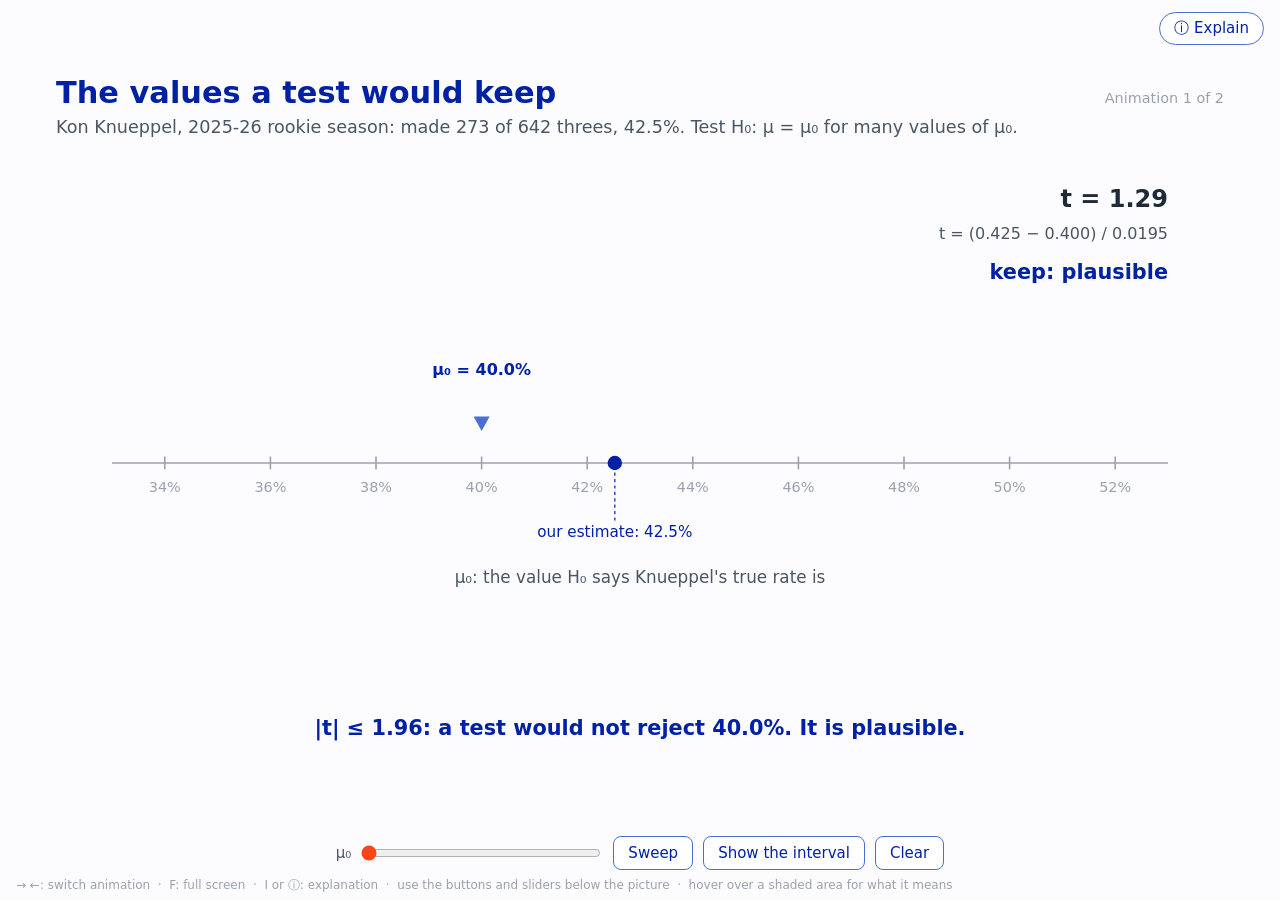
<file: teaching/confidence-intervals.html>
<!doctype html>
<html lang="en">
<head>
<meta charset="utf-8">
<title>Confidence Intervals</title>
<meta name="viewport" content="width=device-width, initial-scale=1">
<style>
  :root{ --blue:#0021A5; --soft:#4A6FD4; --orange:#FA4616; --ink:#4B5563; --grey:#9AA1AE; --bg:#FCFCFE; }
  html,body{margin:0;height:100%;background:var(--bg);font-family:"Segoe UI",system-ui,-apple-system,Helvetica,Arial,sans-serif;overflow:hidden;color:var(--ink)}
  #stage{position:absolute;inset:0 0 86px 0;display:flex;align-items:center;justify-content:center}
  svg{width:100vw;height:calc(56.25vw);max-height:calc(100vh - 86px);max-width:calc((100vh - 86px)*1.7778)}
  #controls{position:fixed;left:0;right:0;bottom:30px;display:flex;gap:10px;justify-content:center;align-items:center;flex-wrap:wrap;padding:0 16px}
  #controls button{font:inherit;font-size:15px;padding:7px 14px;border-radius:8px;border:1.5px solid var(--soft);background:#fff;color:var(--blue);cursor:pointer}
  #controls button.on{background:var(--blue);color:#fff;border-color:var(--blue)}
  #controls label{font-size:15px;display:flex;align-items:center;gap:8px}
  #controls input[type=range]{width:240px;accent-color:var(--orange)}
  #help{position:fixed;left:16px;bottom:6px;font-size:12px;color:var(--grey)}
  #tip{position:fixed;z-index:6;pointer-events:none;display:none;max-width:300px;background:#fff;border:1.5px solid #D4D8DE;border-radius:8px;box-shadow:0 4px 14px rgba(0,0,0,0.12);padding:8px 11px;font-size:15px;line-height:1.4;color:var(--ink)}
  text{font-family:"Segoe UI",system-ui,-apple-system,Helvetica,Arial,sans-serif}
  #infoBtn{position:fixed;top:12px;right:16px;z-index:5;font:inherit;font-size:15px;padding:6px 14px;border-radius:20px;border:1.5px solid var(--soft);background:#fff;color:var(--blue);cursor:pointer}
  #infoBtn.on{background:var(--blue);color:#fff}
  #info{position:fixed;top:56px;right:16px;width:min(400px,90vw);max-height:calc(100vh - 160px);overflow:auto;z-index:4;background:rgba(255,255,255,0.97);border:1.5px solid #D4D8DE;border-radius:12px;box-shadow:0 8px 28px rgba(0,0,0,0.12);padding:16px 18px;font-size:15px;line-height:1.45;display:none}
  #info.show{display:block}
  #info h3{margin:12px 0 4px;font-size:13px;letter-spacing:0.04em;text-transform:uppercase;color:var(--grey)}
  #info h3:first-child{margin-top:0}
  #info p{margin:0 0 4px}
  #info .now{background:#FFF4EF;border-left:4px solid var(--orange);padding:8px 10px;border-radius:6px}
  /* smooth motion: new marks fade in, scenes fade in */
  .pop{animation:pop .35s ease-out backwards;transform-box:fill-box;transform-origin:center}
  @keyframes pop{from{opacity:0;transform:scaleY(0.2)}}
  @keyframes fadein{from{opacity:0}}
</style>
</head>
<body>
<div id="stage"><svg id="svg" viewBox="0 0 1600 900" xmlns="http://www.w3.org/2000/svg"></svg></div>
<div id="controls"></div>
<button id="infoBtn" title="Show or hide the explanation (I)">&#9432; Explain</button>
<div id="info"><h3>The study</h3><p id="iStudy"></p><h3>What to do</h3><p id="iDo"></p><h3>Look for</h3><p id="iLook"></p><h3>What you are seeing now</h3><p id="iNow" class="now"></p></div>
<div id="tip"></div>
<div id="help">&rarr; &larr;: switch animation &nbsp;·&nbsp; F: full screen &nbsp;·&nbsp; I or &#9432;: explanation &nbsp;·&nbsp; use the buttons and sliders below the picture &nbsp;·&nbsp; hover over a shaded area for what it means</div>
<script>
const C={blue:"#0021A5",soft:"#4A6FD4",orange:"#FA4616",ink:"#4B5563",grey:"#9AA1AE",pale:"#E5E7EB",dark:"#1F2937"};
const NS="http://www.w3.org/2000/svg", svg=document.getElementById("svg"), ctl=document.getElementById("controls");
function el(tag,a,p){const e=document.createElementNS(NS,tag);for(const k in a)e.setAttribute(k,a[k]);(p||svg).appendChild(e);return e;}
function txt(x,y,s,a,p){const e=el("text",Object.assign({x,y,"font-size":22,fill:C.ink},a||{}),p);e.textContent=s;return e;}
function ez(dt,tau){return 1-Math.exp(-dt/tau);}
function rng(seed){let s=seed>>>0;return()=>{s=(s*1664525+1013904223)>>>0;return s/4294967296;};}
function normal(r){let u=0,v=0;while(u===0)u=r();v=r();return Math.sqrt(-2*Math.log(u))*Math.cos(2*Math.PI*v);}
// complementary error function (Numerical Recipes erfcc, fractional error < 1.2e-7)
function erfc(x){const z=Math.abs(x),t=1/(1+0.5*z);const r=t*Math.exp(-z*z-1.26551223+t*(1.00002368+t*(0.37409196+t*(0.09678418+t*(-0.18628806+t*(0.27886807+t*(-1.13520398+t*(1.48851587+t*(-0.82215223+t*0.17087277)))))))));return x>=0?r:2-r;}
function Phi(z){return 0.5*erfc(-z/Math.SQRT2);}
function pTwo(t){return erfc(Math.abs(t)/Math.SQRT2);}
function dnorm(z){return Math.exp(-z*z/2)/Math.sqrt(2*Math.PI);}
function fmtP(p){if(p===0||p<1e-15)return "essentially 0";if(p>=0.001)return p.toFixed(3);const e=Math.floor(Math.log10(p));const m=p/Math.pow(10,e);const sup={"-":"⁻","0":"⁰","1":"¹","2":"²","3":"³","4":"⁴","5":"⁵","6":"⁶","7":"⁷","8":"⁸","9":"⁹"};return m.toFixed(1)+" × 10"+String(e).split("").map(c=>sup[c]).join("");}
function header(t,s,n){txt(70,70,t,{"font-size":38,"font-weight":700,fill:C.blue});txt(70,108,s,{"font-size":22,fill:C.ink});txt(1530,70,"Animation "+n+" of 2",{"font-size":18,fill:C.grey,"text-anchor":"end"});}
const tipEl=document.getElementById("tip");
function hoverTip(node,fn){node.style.cursor="help";
  node.addEventListener("mousemove",e=>{tipEl.innerHTML=fn();tipEl.style.display="block";
    tipEl.style.left=Math.min(e.clientX+16,window.innerWidth-320)+"px";tipEl.style.top=Math.min(e.clientY+16,window.innerHeight-140)+"px";});
  node.addEventListener("mouseleave",()=>{tipEl.style.display="none";});}
let capEl=null;function caption(s,col){if(!capEl)return;capEl.textContent=s;capEl.setAttribute("fill",col||C.dark);}
function makeCaption(){capEl=txt(800,860,"",{"font-size":26,"text-anchor":"middle","font-weight":600});}
function button(label,fn,on){const b=document.createElement("button");b.textContent=label;if(on)b.classList.add("on");b.onclick=()=>fn(b);ctl.appendChild(b);return b;}
function group(btns){btns.forEach(b=>b.addEventListener("click",()=>{btns.forEach(x=>x.classList.remove("on"));b.classList.add("on");}));}
// explanation panel: hidden until the student clicks "Explain" (or presses I)
const infoEl=document.getElementById("info"),infoBtn=document.getElementById("infoBtn");
function toggleInfo(){infoEl.classList.toggle("show");infoBtn.classList.toggle("on");}
infoBtn.onclick=toggleInfo;
function setInfo(o){document.getElementById("iStudy").innerHTML=o.study;document.getElementById("iDo").innerHTML=o.todo;document.getElementById("iLook").innerHTML=o.look;lastNow="";}
let lastNow="";function explain(h){if(h===lastNow)return;lastNow=h;document.getElementById("iNow").innerHTML=h;}
function pct(x,d){return (100*x).toFixed(d===undefined?1:d)+"%";}
function slider(label,min,max,val,step,fn){const l=document.createElement("label");l.textContent=label;const r=document.createElement("input");r.type="range";r.min=min;r.max=max;r.value=val;r.step=step;r.oninput=()=>fn(+r.value);l.appendChild(r);ctl.appendChild(l);return r;}

/* =====================================================================
   ANIMATION 1: which values of Knueppel's true rate would a test keep?
   ===================================================================== */
const S1={};
S1.build=function(){
  header("The values a test would keep","Kon Knueppel, 2025-26 rookie season: made 273 of 642 threes, 42.5%. Test H₀: μ = μ₀ for many values of μ₀.",1);
  const Y=273/642, SE=Math.sqrt(Y*(1-Y)/642), A=0.33, Bn=0.53, X0=140, X1=1460, Yl=520;
  const sx=v=>X0+(v-A)/(Bn-A)*(X1-X0);
  const lo=Y-1.96*SE, hi=Y+1.96*SE;
  // zones (hidden until revealed)
  const zone=el("g",{});zone.style.opacity=0;zone.style.pointerEvents="none";zone.style.transition="opacity .45s ease";
  const zL=el("rect",{x:sx(A),y:Yl-60,width:sx(lo)-sx(A),height:100,fill:C.orange,"fill-opacity":0.14},zone);
  const zM=el("rect",{x:sx(lo),y:Yl-60,width:sx(hi)-sx(lo),height:100,fill:C.soft,"fill-opacity":0.18},zone);
  const zR=el("rect",{x:sx(hi),y:Yl-60,width:sx(Bn)-sx(hi),height:100,fill:C.orange,"fill-opacity":0.14},zone);
  txt(sx(lo)-10,Yl-84,"",{},zone);
  const zLab=txt((sx(lo)+sx(hi))/2,Yl-76,"plausible: 38.7% to 46.3%",{"text-anchor":"middle","font-size":22,"font-weight":700,fill:C.blue},zone);
  // axis
  el("line",{x1:X0,y1:Yl,x2:X1,y2:Yl,stroke:C.grey,"stroke-width":2});
  for(let v=0.34;v<=0.5201;v+=0.02){el("line",{x1:sx(v),y1:Yl-8,x2:sx(v),y2:Yl+8,stroke:C.grey,"stroke-width":2});txt(sx(v),Yl+36,Math.round(v*100)+"%",{"text-anchor":"middle","font-size":18,fill:C.grey});}
  txt((X0+X1)/2,Yl+150,"μ₀: the value H₀ says Knueppel's true rate is",{"text-anchor":"middle","font-size":21});
  // the estimate
  el("circle",{cx:sx(Y),cy:Yl,r:9,fill:C.blue});
  txt(sx(Y),Yl+92,"our estimate: 42.5%",{"text-anchor":"middle","font-size":19,fill:C.blue});
  el("line",{x1:sx(Y),y1:Yl+12,x2:sx(Y),y2:Yl+72,stroke:C.blue,"stroke-width":1.5,"stroke-dasharray":"4 4"});
  // trail of tested values and the current one
  const trailBox=el("g",{});let trail=el("g",{},trailBox);
  const mk=el("path",{fill:C.orange});
  const mkLab=txt(0,Yl-110,"",{"text-anchor":"middle","font-size":20,"font-weight":700});
  const rT=txt(1460,200,"",{"text-anchor":"end","font-size":30,"font-weight":700,fill:C.dark});
  const rF=txt(1460,240,"",{"text-anchor":"end","font-size":20,fill:C.ink});
  const rV=txt(1460,290,"",{"text-anchor":"end","font-size":26,"font-weight":700});
  makeCaption();
  setInfo({study:"Kon Knueppel made 273 of his 642 three-point attempts as a rookie in 2025-26: 42.5%, with a standard error of 0.0195. His true shooting rate μ is unknown. For any value μ₀ we can run Monday's test of H₀: μ = μ₀.",
    todo:"Drag <b>μ₀</b> and watch t and the verdict. Click <b>Sweep</b> to test many values in a row, then <b>Show the interval</b>.",
    look:"Values close to 42.5% are kept (blue); values far away are rejected (orange). The kept values form the 95% confidence interval: 42.5% ± 1.96 × 0.0195."});
  // m0 is the target value; mD is the value on screen, which glides toward m0
  let m0=0.40, mD=0.40, sweep=false, nextTick=0;
  function mark(v){const t=(Y-v)/SE, keep=Math.abs(t)<=1.96;
    el("line",{x1:sx(v),y1:Yl-30,x2:sx(v),y2:Yl+30,stroke:keep?C.soft:C.orange,"stroke-width":3,opacity:0.8,class:"pop"},trail);}
  function clearTrail(){retire(trail);trail=el("g",{},trailBox);}
  function refresh(){const m0=mD, t=(Y-m0)/SE, keep=Math.abs(t)<=1.96, x=sx(m0);
    mk.setAttribute("d",`M${x-10},${Yl-58} L${x+10},${Yl-58} L${x},${Yl-40} Z`);mk.setAttribute("fill",keep?C.soft:C.orange);
    mkLab.setAttribute("x",x);mkLab.textContent="μ₀ = "+(100*m0).toFixed(1)+"%";mkLab.setAttribute("fill",keep?C.blue:C.orange);
    rT.textContent="t = "+t.toFixed(2);rF.textContent="t = (0.425 − "+m0.toFixed(3)+") / 0.0195";
    rV.textContent=keep?"keep: plausible":"reject";rV.setAttribute("fill",keep?C.blue:C.orange);
    caption(keep?"|t| ≤ 1.96: a test would not reject "+(100*m0).toFixed(1)+"%. It is plausible.":"|t| > 1.96: a test rejects "+(100*m0).toFixed(1)+"%.",keep?C.blue:C.orange);
    explain("Testing H₀: μ = <b>"+(100*m0).toFixed(1)+"%</b>. t = (0.425 − "+m0.toFixed(3)+") / 0.0195 = <b>"+t.toFixed(2)+"</b>. "+(keep?"That is inside ±1.96, so we <b>keep</b> it: a true rate of "+(100*m0).toFixed(1)+"% could easily produce 42.5% by luck.":"That is past ±1.96, so we <b>reject</b> it: 42.5% would be too surprising if the true rate were "+(100*m0).toFixed(1)+"%.")+
      "<br><br>The edges of the kept zone are where t = ±1.96: 42.5% ± 1.96 × 1.95 points, so <b>38.7% to 46.3%</b>. That is the 95% confidence interval.");}
  const sl=slider("μ₀",0.34,0.52,0.40,0.001,v=>{m0=v;sweep=false;});
  button("Sweep",()=>{clearTrail();m0=mD=nextTick=0.34;sweep=true;});
  button("Show the interval",b=>{const on=zone.style.opacity!=="1";zone.style.opacity=on?1:0;zone.style.pointerEvents=on?"auto":"none";b.classList.toggle("on",on);});
  button("Clear",()=>{clearTrail();sweep=false;});
  hoverTip(zM,()=>"<b style='color:#0021A5'>Plausible values</b><br>Every μ₀ in here would <b>not</b> be rejected at 5%. Together they are the 95% confidence interval: 38.7% to 46.3%.");
  hoverTip(zL,()=>"<b style='color:#FA4616'>Rejected values</b><br>If Knueppel's true rate were this low, a 42.5% season would be too surprising: |t| > 1.96.");
  hoverTip(zR,()=>"<b style='color:#FA4616'>Rejected values</b><br>If Knueppel's true rate were this high, a 42.5% season would be too surprising: |t| > 1.96.");
  refresh();
  S1.frame=function(dt){
    if(sweep){ // glide steadily across, dropping a tick every 0.4 points
      m0=Math.min(0.516,m0+0.045*dt);mD=m0;
      while(nextTick<=m0+1e-9){mark(nextTick);nextTick+=0.004;}
      sl.value=m0;if(m0>=0.516)sweep=false;
    }else{ // ease the marker toward the slider value
      if(Math.abs(m0-mD)<2e-5){if(mD===m0)return;mD=m0;}
      else mD+=(m0-mD)*ez(dt,0.07);
    }
    refresh();};
};

/* =====================================================================
   ANIMATION 2: 100 simulated seasons. How many 95% intervals catch the truth?
   ===================================================================== */
const S2={};
S2.build=function(){
  header("One hundred intervals for the same shooter","Simulation. Curry's true rate is 42.2%. Each simulated season he takes n threes, and we build a 95% interval.",2);
  const TRUTH=4248/10073, A=0.10, Bn=0.80, X0=140, X1=1120, YT=190, YB=760;
  const sx=v=>X0+(v-A)/(Bn-A)*(X1-X0);
  el("line",{x1:X0,y1:YB,x2:X1,y2:YB,stroke:C.grey,"stroke-width":2});
  for(let v=0.1;v<=0.8001;v+=0.1){el("line",{x1:sx(v),y1:YB-6,x2:sx(v),y2:YB+6,stroke:C.grey,"stroke-width":2});txt(sx(v),YB+30,Math.round(v*100)+"%",{"text-anchor":"middle","font-size":18,fill:C.grey});}
  txt((X0+X1)/2,YB+64,"each simulated season's interval for Curry's three-point rate",{"text-anchor":"middle","font-size":20});
  el("line",{x1:sx(TRUTH),y1:YT-16,x2:sx(TRUTH),y2:YB,stroke:C.dark,"stroke-width":3});
  txt(sx(TRUTH),YT-24,"the truth: 42.2%",{"text-anchor":"middle","font-size":19,"font-weight":700,fill:C.dark});
  const holder=el("g",{});let lines=el("g",{},holder);
  const R=1170;
  txt(R,200,"Tally",{"font-size":24,"font-weight":700,fill:C.dark});
  const tN=txt(R,245,"",{"font-size":21,fill:C.ink}),tM=txt(R,290,"",{"font-size":28,"font-weight":700,fill:C.orange}),tP=txt(R,330,"",{"font-size":21,fill:C.ink});
  const tW=txt(R,390,"",{"font-size":20,fill:C.ink}),tL=txt(R,425,"",{"font-size":20,fill:C.ink});
  makeCaption();
  setInfo({study:"A simulation. Suppose Curry's true three-point skill is his career rate, 42.2% (4,248 of 10,073): each shot goes in with chance 0.422. Each simulated season he takes n shots; we compute the share made and build an interval: share ± z × SE, with SE = √(p(1−p)/n) and z = 1.645, 1.96 or 2.58.",
    todo:"Click <b>Simulate 100 seasons</b>. Then <b>Add 100 more</b> a few times. Try other <b>shots per season</b> and other confidence levels.",
    look:"The orange intervals miss 42.2%. With a 95% interval, about 5 in every 100 miss, whatever n is. A bigger n makes every interval narrower, but the miss rate stays near 5%."});
  let n=100,z=1.96,lvl=95,N=0,miss=0,queue=0,grow=[];const r=rng(19);
  const gap=(YB-YT-10)/100;
  // one new season: the interval appears at the season's estimate and grows out to its ends
  function draw1(){let k=0;for(let i=0;i<n;i++)if(r()<TRUTH)k++;const p=k/n,se=Math.sqrt(p*(1-p)/n),lo=p-z*se,hi=p+z*se,hit=lo<=TRUTH&&TRUTH<=hi;
    N++;if(!hit)miss++;
    const row=(N-1)%100;if(row===0&&N>1){retire(lines);lines=el("g",{},holder);} // screen full: fade it and start again at the top
    const s={p,lo,hi,hit,id:N,n,lvl},y=YT+row*gap+gap/2,col=hit?C.soft:C.orange,x=sx(p);
    const g=el("g",{},lines);
    const ln=el("line",{x1:x,y1:y,x2:x,y2:y,stroke:col,"stroke-width":Math.max(2,gap*0.62),"stroke-linecap":"round",opacity:0},g);
    el("rect",{x:X0,y:y-gap/2,width:X1-X0,height:gap,fill:"transparent"},g);
    hoverTip(g,()=>"<b style='color:"+(s.hit?"#4A6FD4":"#FA4616")+"'>Season #"+s.id+(s.hit?": caught the truth":": missed the truth")+"</b><br>Took "+s.n+" shots, made "+(100*s.p).toFixed(0)+"%.<br>"+s.lvl+"% interval: "+(100*s.lo).toFixed(1)+"% to "+(100*s.hi).toFixed(1)+"%.");
    grow.push({ln,x,a:sx(Math.max(A,lo)),b:sx(Math.min(Bn,hi)),t:0});}
  function render(){
    tN.textContent=N?N.toLocaleString()+" seasons so far":"no seasons yet";
    tM.textContent=N?miss+" missed":"";tP.textContent=N?"("+pct(miss/N)+" of all intervals)":"";
    tW.textContent=n+" shots per season, "+lvl+"% intervals";
    tL.textContent="typical width: ±"+(100*z*Math.sqrt(TRUTH*(1-TRUTH)/n)).toFixed(1)+" points";
    if(!N)caption("Simulate some seasons.");
    else caption("About "+(100-lvl)+" in every 100 intervals should miss. So far: "+pct(miss/N)+".",C.dark);
    explain(N?("<b>"+N.toLocaleString()+"</b> seasons so far, each with <b>"+n+"</b> shots and a <b>"+lvl+"%</b> interval. <b>"+miss+"</b> intervals missed the true 42.2%: <b>"+pct(miss/N)+"</b>. A "+lvl+"% method should miss about "+(100-lvl)+"% of the time.<br><br>Each interval is about ±"+(100*z*Math.sqrt(TRUTH*(1-TRUTH)/n)).toFixed(1)+" points wide. From one season you cannot know whether its interval is one of the misses; the 95% is a promise about the method."):"Click <b>Simulate 100 seasons</b>.");}
  function reset(){N=0;miss=0;queue=0;grow=[];retire(lines);lines=el("g",{},holder);render();}
  button("Simulate 100 seasons",()=>{reset();queue=100;});
  button("Add 100 more",()=>{queue+=100;});
  slider("Shots per season",20,400,100,10,v=>{n=v;reset();});
  const lv=[button("90%",()=>{z=1.645;lvl=90;reset();}),button("95%",()=>{z=1.96;lvl=95;reset();},true),button("99%",()=>{z=2.576;lvl=99;reset();})];group(lv);
  render();let acc=0;
  const RATE=0.025; // seconds between seasons: 100 seasons in 2.5 s
  S2.frame=function(dt){
    if(queue>0){acc+=dt;let k=Math.min(queue,Math.floor(acc/RATE));if(k>0){acc-=k*RATE;for(let i=0;i<k;i++)draw1();queue-=k;render();}}
    else acc=0;
    if(grow.length)grow=grow.filter(o=>{o.t=Math.min(1,o.t+dt/0.35);const e=1-Math.pow(1-o.t,3);
      o.ln.setAttribute("x1",o.x+(o.a-o.x)*e);o.ln.setAttribute("x2",o.x+(o.b-o.x)*e);o.ln.setAttribute("opacity",Math.min(1,o.t*3));return o.t<1;});
  };
};

/* ===================================================================== */
const SCENES=[S1,S2];let cur=0,last=performance.now();
function show(i){tipEl.style.display="none";cur=(i+SCENES.length)%SCENES.length;svg.innerHTML="";ctl.innerHTML="";capEl=null;SCENES[cur].frame=null;SCENES[cur].build();
  svg.style.animation="none";void svg.getBoundingClientRect();svg.style.animation="fadein .35s ease-out";}
// fade a group out, then remove it
function retire(g){g.style.transition="opacity .35s";g.style.opacity=0;g.style.pointerEvents="none";setTimeout(()=>g.remove(),400);}
function loop(t){const dt=Math.min(0.1,(t-last)/1000);last=t;if(SCENES[cur].frame)SCENES[cur].frame(dt);requestAnimationFrame(loop);}
document.addEventListener("keydown",e=>{if(e.target.tagName==="INPUT")return;if(e.key==="ArrowRight")show(cur+1);else if(e.key==="ArrowLeft")show(cur-1);else if(e.key==="i"||e.key==="I")toggleInfo();else if(e.key==="f"||e.key==="F"){document.fullscreenElement?document.exitFullscreen():document.documentElement.requestFullscreen();}});
show(0);requestAnimationFrame(loop);
</script>
</body>
</html>
</file>
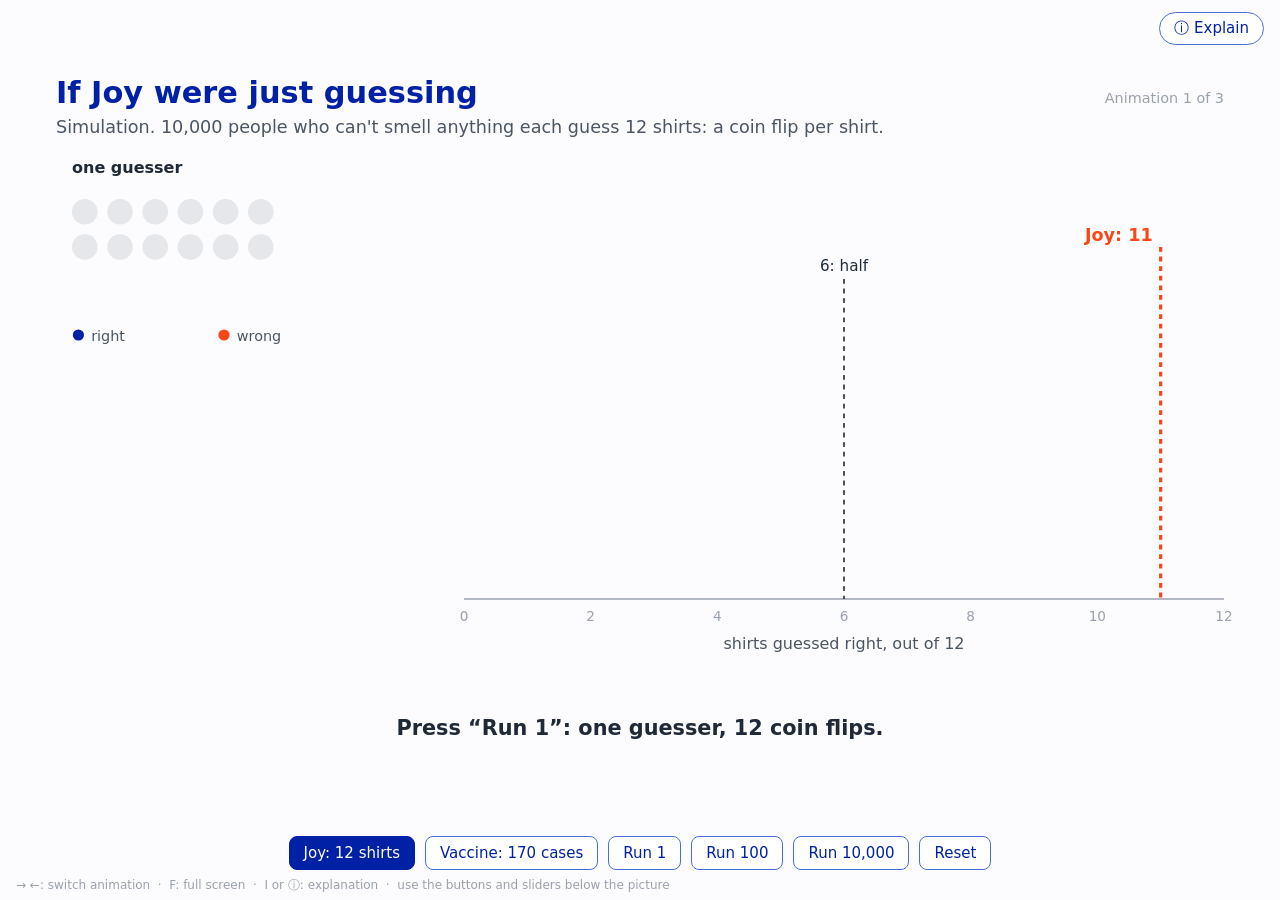
<file: teaching/hypothesis-tests.html>
<!doctype html>
<html lang="en">
<head>
<meta charset="utf-8">
<title>Hypothesis Tests and p-Values</title>
<meta name="viewport" content="width=device-width, initial-scale=1">
<style>
  :root{ --blue:#0021A5; --soft:#4A6FD4; --orange:#FA4616; --ink:#4B5563; --grey:#9AA1AE; --bg:#FCFCFE; }
  html,body{margin:0;height:100%;background:var(--bg);font-family:"Segoe UI",system-ui,-apple-system,Helvetica,Arial,sans-serif;overflow:hidden;color:var(--ink)}
  #stage{position:absolute;inset:0 0 86px 0;display:flex;align-items:center;justify-content:center}
  svg{width:100vw;height:calc(56.25vw);max-height:calc(100vh - 86px);max-width:calc((100vh - 86px)*1.7778)}
  #controls{position:fixed;left:0;right:0;bottom:30px;display:flex;gap:10px;justify-content:center;align-items:center;flex-wrap:wrap;padding:0 16px}
  #controls button{font:inherit;font-size:15px;padding:7px 14px;border-radius:8px;border:1.5px solid var(--soft);background:#fff;color:var(--blue);cursor:pointer}
  #controls button.on{background:var(--blue);color:#fff;border-color:var(--blue)}
  #controls label{font-size:15px;display:flex;align-items:center;gap:8px}
  #controls input[type=range]{width:240px;accent-color:var(--orange)}
  #help{position:fixed;left:16px;bottom:6px;font-size:12px;color:var(--grey)}
  text{font-family:"Segoe UI",system-ui,-apple-system,Helvetica,Arial,sans-serif}
  #infoBtn{position:fixed;top:12px;right:16px;z-index:5;font:inherit;font-size:15px;padding:6px 14px;border-radius:20px;border:1.5px solid var(--soft);background:#fff;color:var(--blue);cursor:pointer}
  #infoBtn.on{background:var(--blue);color:#fff}
  #info{position:fixed;top:56px;right:16px;width:min(400px,90vw);max-height:calc(100vh - 160px);overflow:auto;z-index:4;background:rgba(255,255,255,0.97);border:1.5px solid #D4D8DE;border-radius:12px;box-shadow:0 8px 28px rgba(0,0,0,0.12);padding:16px 18px;font-size:15px;line-height:1.45;display:none}
  #info.show{display:block}
  #info h3{margin:12px 0 4px;font-size:13px;letter-spacing:0.04em;text-transform:uppercase;color:var(--grey)}
  #info h3:first-child{margin-top:0}
  #info p{margin:0 0 4px}
  #info .now{background:#FFF4EF;border-left:4px solid var(--orange);padding:8px 10px;border-radius:6px}
</style>
</head>
<body>
<div id="stage"><svg id="svg" viewBox="0 0 1600 900" xmlns="http://www.w3.org/2000/svg"></svg></div>
<div id="controls"></div>
<button id="infoBtn" title="Show or hide the explanation (I)">&#9432; Explain</button>
<div id="info"><h3>The study</h3><p id="iStudy"></p><h3>What to do</h3><p id="iDo"></p><h3>Look for</h3><p id="iLook"></p><h3>What you are seeing now</h3><p id="iNow" class="now"></p></div>
<div id="help">&rarr; &larr;: switch animation &nbsp;·&nbsp; F: full screen &nbsp;·&nbsp; I or &#9432;: explanation &nbsp;·&nbsp; use the buttons and sliders below the picture</div>
<script>
const C={blue:"#0021A5",soft:"#4A6FD4",orange:"#FA4616",ink:"#4B5563",grey:"#9AA1AE",pale:"#E5E7EB",dark:"#1F2937"};
const NS="http://www.w3.org/2000/svg", svg=document.getElementById("svg"), ctl=document.getElementById("controls");
function el(tag,a,p){const e=document.createElementNS(NS,tag);for(const k in a)e.setAttribute(k,a[k]);(p||svg).appendChild(e);return e;}
function txt(x,y,s,a,p){const e=el("text",Object.assign({x,y,"font-size":22,fill:C.ink},a||{}),p);e.textContent=s;return e;}
function ez(dt,tau){return 1-Math.exp(-dt/tau);}
function rng(seed){let s=seed>>>0;return()=>{s=(s*1664525+1013904223)>>>0;return s/4294967296;};}
function normal(r){let u=0,v=0;while(u===0)u=r();v=r();return Math.sqrt(-2*Math.log(u))*Math.cos(2*Math.PI*v);}
// complementary error function (Numerical Recipes erfcc, fractional error < 1.2e-7)
function erfc(x){const z=Math.abs(x),t=1/(1+0.5*z);const r=t*Math.exp(-z*z-1.26551223+t*(1.00002368+t*(0.37409196+t*(0.09678418+t*(-0.18628806+t*(0.27886807+t*(-1.13520398+t*(1.48851587+t*(-0.82215223+t*0.17087277)))))))));return x>=0?r:2-r;}
function Phi(z){return 0.5*erfc(-z/Math.SQRT2);}
function pTwo(t){return erfc(Math.abs(t)/Math.SQRT2);}
function dnorm(z){return Math.exp(-z*z/2)/Math.sqrt(2*Math.PI);}
function fmtP(p){if(p===0||p<1e-15)return "essentially 0";if(p>=0.001)return p.toFixed(3);const e=Math.floor(Math.log10(p));const m=p/Math.pow(10,e);const sup={"-":"⁻","0":"⁰","1":"¹","2":"²","3":"³","4":"⁴","5":"⁵","6":"⁶","7":"⁷","8":"⁸","9":"⁹"};return m.toFixed(1)+" × 10"+String(e).split("").map(c=>sup[c]).join("");}
function header(t,s,n){txt(70,70,t,{"font-size":38,"font-weight":700,fill:C.blue});txt(70,108,s,{"font-size":22,fill:C.ink});txt(1530,70,"Animation "+n+" of 3",{"font-size":18,fill:C.grey,"text-anchor":"end"});}
let capEl=null;function caption(s,col){if(!capEl)return;capEl.textContent=s;capEl.setAttribute("fill",col||C.dark);}
function makeCaption(){capEl=txt(800,860,"",{"font-size":26,"text-anchor":"middle","font-weight":600});}
function button(label,fn,on){const b=document.createElement("button");b.textContent=label;if(on)b.classList.add("on");b.onclick=()=>fn(b);ctl.appendChild(b);return b;}
function group(btns){btns.forEach(b=>b.addEventListener("click",()=>{btns.forEach(x=>x.classList.remove("on"));b.classList.add("on");}));}
// explanation panel: hidden until the student clicks "Explain" (or presses I)
const infoEl=document.getElementById("info"),infoBtn=document.getElementById("infoBtn");
function toggleInfo(){infoEl.classList.toggle("show");infoBtn.classList.toggle("on");}
infoBtn.onclick=toggleInfo;
function setInfo(o){document.getElementById("iStudy").innerHTML=o.study;document.getElementById("iDo").innerHTML=o.todo;document.getElementById("iLook").innerHTML=o.look;lastNow="";}
let lastNow="";function explain(h){if(h===lastNow)return;lastNow=h;document.getElementById("iNow").innerHTML=h;}
function pct(x,d){return (100*x).toFixed(d===undefined?1:d)+"%";}
function slider(label,min,max,val,step,fn){const l=document.createElement("label");l.textContent=label;const r=document.createElement("input");r.type="range";r.min=min;r.max=max;r.value=val;r.step=step;r.oninput=()=>fn(+r.value);l.appendChild(r);ctl.appendChild(l);return r;}

/* =====================================================================
   SCENE 1: a world where nothing is going on (Joy guessing / useless vaccine)
   ===================================================================== */
const S1={mode:"joy"};
S1.build=function(){
  const V=S1.mode!=="joy";
  const M=!V
    ?{n:12,obs:11,title:"If Joy were just guessing",sub:"Simulation. 10,000 people who can't smell anything each guess 12 shirts: a coin flip per shirt.",
      xl:"shirts guessed right, out of 12",obsL:"Joy: 11",half:"6: half",cols:6,gap:44,r:16,
      lastT:k=>"this guesser: "+k+" right, "+(12-k)+" wrong",legA:"right",legB:"wrong",ticks:[0,2,4,6,8,10,12],
      cap0:"Press “Run 1”: one guesser, 12 coin flips.",cap1:"Guessers land around 6. Keep running.",
      capN:(N,share)=>"Of "+N.toLocaleString()+" guessers, only "+(100*share).toFixed(1)+"% got 11 or more. Joy is hard to explain as luck."}
    :{n:170,obs:8,title:"A world where the vaccine does nothing",sub:"Simulation. 170 people catch COVID. If the vaccine is useless, a coin decides which group each case is in.",
      xl:"cases in the vaccine group",obsL:"real trial: 8",half:"85",cols:17,gap:21,r:7,
      lastT:k=>"this trial: "+k+" vaccine, "+(170-k)+" placebo",legA:"vaccine group",legB:"placebo group",ticks:[0,40,85,130,170],
      cap0:"Press “Run 1”: flip a coin for each of the 170 cases.",cap1:"Each trial lands near 85, and its t near 0. Keep running.",
      capN:(N,share)=>"Useless-vaccine trials: t lands past ±1.96 only "+(100*share).toFixed(1)+"% of the time. The real trial's t is −27.8."};
  header(M.title,M.sub,1);
  if(!V)setInfo({
    study:"Joy Milne said she could smell Parkinson's disease. A scientist tested her with 12 t-shirts: 6 worn by people with Parkinson's, 6 by people without. Not knowing whose shirt was whose, she got <b>11 of 12</b> right.",
    todo:"This animation builds the world where <b>H&#8320; is true</b>: Joy is just guessing, so each shirt is a coin flip. Click <b>Run 1</b> a few times to watch single guessers, then <b>Run 10,000</b>. Click <b>Vaccine</b> for the same idea with the vaccine trial, where we also compute t.",
    look:"Where the guessers pile up (around 6 of 12), and how few of them reach Joy's 11 (the orange bars on the right)."});
  else setInfo({
    study:"Fall 2020: about 43,000 volunteers in Pfizer's COVID vaccine trial. A coin decided who got the vaccine and who got a salt-water placebo. Over the next months, <b>170</b> of them caught COVID: <b>8</b> in the vaccine group and <b>162</b> in the placebo group.",
    todo:"This animation builds the world where <b>H&#8320; is true</b>: the vaccine does nothing, so each of the 170 cases is equally likely to be in either group. Click <b>Run 1</b>, then <b>Run 10,000</b>. Each simulated trial is shown twice: its count (middle) and its t-statistic, t = (Y&#772; &minus; 0.5)/(s/&radic;170) (right).",
    look:"Middle: the counts pile up around 85, far from the real 8. Right: the t's pile up in a bell around 0, and only about 5% land past &plusmn;1.96 (orange). The real trial's t, &minus;27.8, is far off the left edge."});
  const DX=90,DY=170;
  txt(DX,DY-12,!V?"one guesser":"one trial",{"font-size":20,"font-weight":700,fill:C.dark});
  const dots=[];for(let i=0;i<M.n;i++){dots.push(el("circle",{cx:DX+(i%M.cols)*M.gap+M.r,cy:DY+20+M.r+Math.floor(i/M.cols)*M.gap,r:M.r,fill:C.pale}));}
  const ly=DY+(!V?150:250);
  const lastT=txt(DX,ly,"",{"font-size":21});
  el("circle",{cx:DX+8,cy:ly+40,r:7,fill:C.blue});txt(DX+24,ly+47,M.legA,{"font-size":18});
  el("circle",{cx:DX+190,cy:ly+40,r:7,fill:C.orange});txt(DX+206,ly+47,M.legB,{"font-size":18});
  // counts panel
  const X0=V?520:580,X1=V?990:1530,Y1=690,YT=250;const sx=v=>X0+v/M.n*(X1-X0);const bw=Math.max(2.4,(X1-X0)/(M.n+1)*0.8);
  if(V)txt((X0+X1)/2,YT-40,"how many cases",{"text-anchor":"middle","font-size":21,"font-weight":700,fill:C.dark});
  el("line",{x1:X0,y1:Y1,x2:X1,y2:Y1,stroke:C.grey,"stroke-width":2});
  M.ticks.forEach(v=>{txt(sx(v),Y1+28,v,{"text-anchor":"middle","font-size":17,fill:C.grey});});
  txt((X0+X1)/2,Y1+62,M.xl,{"text-anchor":"middle","font-size":20});
  const bars=[];for(let v=0;v<=M.n;v++)bars.push({r:el("rect",{x:sx(v)-bw/2,y:Y1,width:bw,height:0,fill:(!V&&v>=11)?C.orange:C.soft}),c:0,t:0});
  el("line",{x1:sx(M.obs),y1:YT,x2:sx(M.obs),y2:Y1,stroke:C.orange,"stroke-width":4,"stroke-dasharray":!V?"6 6":"none"});
  txt(sx(M.obs)+(!V?-10:8),YT+(V?20:-8),M.obsL,{"font-size":V?19:22,"font-weight":700,fill:C.orange,"text-anchor":!V?"end":"start"});
  el("line",{x1:sx(M.n/2),y1:YT+40,x2:sx(M.n/2),y2:Y1,stroke:C.dark,"stroke-width":2,"stroke-dasharray":"6 6"});
  if(!V)txt(sx(M.n/2),YT+30,M.half,{"text-anchor":"middle","font-size":19,fill:C.dark});
  // t panel (vaccine only)
  const T={};
  if(V){
    T.X0=1060;T.X1=1540;T.L=5;T.H=360;const tx=z=>T.X0+(z+T.L)/(2*T.L)*(T.X1-T.X0),ty=y=>Y1-y/0.4*T.H;T.tx=tx;T.ty=ty;
    txt((T.X0+T.X1)/2,YT-40,"the same trials as t-statistics",{"text-anchor":"middle","font-size":21,"font-weight":700,fill:C.dark});
    el("line",{x1:T.X0,y1:Y1,x2:T.X1,y2:Y1,stroke:C.grey,"stroke-width":2});
    [-4,-2,0,2,4].forEach(z=>txt(tx(z),Y1+28,z,{"text-anchor":"middle","font-size":17,fill:C.grey}));
    txt((T.X0+T.X1)/2,Y1+62,"t = (Ȳ − 0.5) / (s/√170)",{"text-anchor":"middle","font-size":20});
    [-1.96,1.96].forEach(z=>{el("line",{x1:tx(z),y1:YT,x2:tx(z),y2:Y1,stroke:C.grey,"stroke-width":2,"stroke-dasharray":"7 6"});txt(tx(z),YT-6,(z>0?"+":"−")+"1.96",{"text-anchor":"middle","font-size":16,fill:C.grey});});
    T.tk=[];T.bars=[];
    for(let k=1;k<170;k++){const p=k/170,s=Math.sqrt(p*(1-p)*170/169),t=(p-0.5)/(s/Math.sqrt(170));T.tk[k]=t;}
    for(let k=1;k<170;k++){const t=T.tk[k];if(Math.abs(t)>T.L)continue;const dt=Math.abs(T.tk[k+1<170?k+1:k]-T.tk[k-1>0?k-1:k])/2||0.15;
      T.bars.push({k,dt,r:el("rect",{x:tx(t)-dt/(2*T.L)*(T.X1-T.X0)*0.42,width:dt/(2*T.L)*(T.X1-T.X0)*0.84,y:Y1,height:0,fill:Math.abs(t)>1.96?C.orange:C.soft,"fill-opacity":0.8}),c:0,t:0});}
    let d="";for(let i=0;i<=300;i++){const z=-T.L+i*2*T.L/300;d+=(i?"L":"M")+tx(z)+","+ty(dnorm(z));}
    T.bell=el("path",{d,fill:"none",stroke:C.blue,"stroke-width":3,opacity:0});
    el("path",{d:"M"+(T.X0+8)+","+(YT+60)+" l-14,0",stroke:C.orange,"stroke-width":4,"marker-end":""});
    txt(T.X0+4,YT+40,"← real trial: t = −27.8,",{"font-size":17,"font-weight":700,fill:C.orange});
    txt(T.X0+4,YT+62,"   far off this chart",{"font-size":17,"font-weight":700,fill:C.orange});
  }
  const stat=txt(1540,150,"",{"font-size":21,fill:C.dark,"text-anchor":"end"});const stat2=txt(1540,180,"",{"font-size":21,fill:C.dark,"text-anchor":"end"});
  makeCaption();
  const counts=new Array(M.n+1).fill(0);let N=0,mn=999,hi=0,tout=0,lastK=null;const r=rng(!V?12:17);let queue=0;
  function one(show){let k=0;for(let i=0;i<M.n;i++){if(r()<0.5)k++;}counts[k]++;N++;mn=Math.min(mn,k);if(k>=11)hi++;lastK=k;
    if(V&&k>0&&k<170&&Math.abs(T.tk[k])>1.96)tout++;
    if(show){for(let i=0;i<M.n;i++)dots[i].setAttribute("fill",i<k?C.blue:C.orange);lastT.textContent=M.lastT(k)+(V&&k>0&&k<170?"  →  t = "+T.tk[k].toFixed(2):"");}}
  function refresh(){const m=Math.max(...counts);bars.forEach((b,v)=>b.t=m?counts[v]/m*(Y1-YT-70):0);
    if(V){T.bars.forEach(b=>b.t=N?counts[b.k]/N/b.dt/0.4*T.H:0);T.bell.setAttribute("opacity",N>=200?1:0);}
    stat.textContent=N?(N.toLocaleString()+(!V?" guessers":" trials with a useless vaccine")):"";
    stat2.textContent=N?(!V?"got 11 or more right: "+pct(hi/N):"t past ±1.96: "+pct(tout/N)+"   ·   fewest cases: "+mn):"";
    if(N===0)caption(M.cap0);else if(N<200)caption(M.cap1);else caption(M.capN(N,!V?hi/N:tout/N),C.orange);
    if(!V){
      if(N===0)explain("Nothing has run yet. Click <b>Run 1</b>: one person who can't smell anything guesses all 12 shirts, a coin flip each.");
      else if(N<200)explain("The last guesser got <b>"+lastK+" of 12</b> right. Guessers who flip coins usually get between 4 and 8 right; the blue bars show how often each score has come up so far ("+N+" guesser"+(N>1?"s":"")+"). Keep running to see the full shape.");
      else explain("<b>"+N.toLocaleString()+"</b> guessers. They pile up around 6, half right, as a coin flip predicts. Only <b>"+hi+"</b> of them ("+pct(hi/N)+") got 11 or more right, like Joy. The exact chance is 13 in 4,096, or 0.3%.<br><br>So if H&#8320; were true and Joy were guessing, a score like hers would be very rare. That is the evidence against H&#8320;.");
    } else {
      if(N===0)explain("Nothing has run yet. Click <b>Run 1</b>: the 170 COVID cases are split between the two groups by coin flips, as if the vaccine did nothing.");
      else if(N<200)explain("The last useless-vaccine trial put <b>"+lastK+"</b> of the 170 cases in the vaccine group, so Y&#772; = "+(lastK/170).toFixed(3)+" and its t-statistic is <b>"+T.tk[lastK].toFixed(2)+"</b>. Counts land near 85, so t lands near 0. "+N+" trial"+(N>1?"s":"")+" so far.");
      else explain("<b>"+N.toLocaleString()+"</b> trials with a useless vaccine.<br><br><b>Middle:</b> the counts land around 85, give or take about 6 or 7. The fewest so far: "+mn+". The real trial had 8.<br><br><b>Right:</b> the same trials as t-statistics. They form a bell centred at 0 (the blue curve), and only <b>"+pct(tout/N)+"</b> land past &plusmn;1.96 (orange), close to the 5% the bell promises.<br><br>The real trial's t is <b>&minus;27.8</b>, far beyond anything in this picture. So we reject H&#8320;: the vaccine works.");
    }}
  refresh();
  button("Joy: 12 shirts",()=>{S1.mode="joy";show(0);},!V);
  button("Vaccine: 170 cases",()=>{S1.mode="vaccine";show(0);},V);
  button("Run 1",()=>{one(true);refresh();});
  button("Run 100",()=>{queue+=100;});
  button("Run 10,000",()=>{queue+=10000;});
  button("Reset",()=>{show(0);});
  S1.frame=function(dt){if(queue>0){const k=Math.min(queue,queue>1000?400:4);for(let i=0;i<k;i++)one(i===k-1);queue-=k;refresh();}
    const a=ez(dt,0.25);bars.forEach(b=>{b.c+=(b.t-b.c)*a;b.r.setAttribute("y",Y1-b.c);b.r.setAttribute("height",b.c);});
    if(V)T.bars.forEach(b=>{b.c+=(b.t-b.c)*a;const h=Math.min(b.c,T.H+20);b.r.setAttribute("y",Y1-h);b.r.setAttribute("height",h);});};
};

/* =====================================================================
   SCENE 5: small samples, where t lands when H0 is true
   ===================================================================== */
const S5={};
S5.build=function(){
  header("Small samples: where t lands when H₀ is true","Simulation. Draw n people from a population where H₀ is true, compute t with s from the same people. Repeat.",5);
  const X0=150,X1=1450,Y1=650,H=400,L=6,BW=0.25;const sx=z=>X0+(z+L)/(2*L)*(X1-X0);
  el("line",{x1:X0,y1:Y1,x2:X1,y2:Y1,stroke:C.grey,"stroke-width":2});
  for(let z=-6;z<=6;z+=2)txt(sx(z),Y1+30,z,{"text-anchor":"middle","font-size":18,fill:C.grey});
  txt((X0+X1)/2,Y1+64,"t-statistic",{"text-anchor":"middle","font-size":21});
  const NB=Math.round(2*L/BW);const bars=[];
  for(let b=0;b<NB;b++){const z0=-L+b*BW;bars.push({r:el("rect",{x:sx(z0)+1,width:sx(z0+BW)-sx(z0)-2,y:Y1,height:0,fill:Math.abs(z0+BW/2)>1.96?C.orange:C.soft,"fill-opacity":0.7}),c:0,t:0});}
  let d="";for(let i=0;i<=400;i++){const z=-L+i*2*L/400;d+=(i?"L":"M")+sx(z)+","+(Y1-dnorm(z)/0.4*H);}
  el("path",{d,fill:"none",stroke:C.blue,"stroke-width":4});
  txt(sx(2.6),Y1-dnorm(2.6)/0.4*H-40,"the bell (large n)",{"font-size":19,fill:C.blue});
  [-1.96,1.96].forEach(z=>{el("line",{x1:sx(z),y1:Y1-H-10,x2:sx(z),y2:Y1,stroke:C.grey,"stroke-width":2,"stroke-dasharray":"7 6"});txt(sx(z),Y1-H-20,(z>0?"+":"−")+"1.96",{"text-anchor":"middle","font-size":18,fill:C.grey});});
  const st=txt(1450,180,"",{"text-anchor":"end","font-size":30,"font-weight":700,fill:C.orange});
  const st2=txt(1450,216,"",{"text-anchor":"end","font-size":20,fill:C.ink});
  makeCaption();
  setInfo({study:"Why small samples need a bigger cutoff. Each sample: draw <b>n</b> people from a population where <b>H&#8320; is true</b>, and compute t = (Y&#772; &minus; &mu;&#8320;)/(s/&radic;n), with s estimated from those same n people. Repeat 20,000 times.",
    todo:"Click <b>n = 5</b>, then <b>n = 10</b>, <b>n = 25</b> and <b>n = 100</b>. Each click runs 20,000 samples.",
    look:"How the bars compare with the blue bell, and the share of t's past &plusmn;1.96 (orange). The bell promises 5%."});
  const crit={5:2.78,10:2.26,25:2.06,100:1.98};
  let n=5,N=0,out=0;const cnt=new Array(NB).fill(0);const r=rng(55);let queue=0;
  function one(){let s=0,q=0;for(let i=0;i<n;i++){const x=normal(r);s+=x;q+=x*x;}const m=s/n,sd=Math.sqrt((q-n*m*m)/(n-1));const t=m/(sd/Math.sqrt(n));
    N++;if(Math.abs(t)>1.96)out++;const b=Math.floor((t+L)/BW);if(b>=0&&b<NB)cnt[b]++;}
  function refresh(){bars.forEach((b,i)=>b.t=N?cnt[i]/N/BW/0.4*H:0);
    st.textContent=N?("past ±1.96: "+(100*out/N).toFixed(1)+"%"):"";st2.textContent=N?(N.toLocaleString()+" samples of n = "+n+"  ·  the bell says 5%"):"";
    if(!N)caption("Pick a sample size, then run.");
    else if(n<=10)caption("With n = "+n+", t lands past ±1.96 far more than 5% of the time. A 1.96 cutoff would give too many false alarms.",C.orange);
    else caption("With n = "+n+", the t's follow the bell closely: 1.96 works.",C.blue);
    if(!N)explain("Nothing has run yet. Click a sample size.");
    else explain("<b>n = "+n+"</b>, "+N.toLocaleString()+" samples, all from a world where H&#8320; is true. <b>"+pct(out/N)+"</b> of the t's landed past &plusmn;1.96. The bell says 5%."+
      (n<=10?"<br><br>With so few people, s is a shaky estimate. When it comes out too small by luck, the ruler s/&radic;n is too short and t comes out too big. Using 1.96 here would give too many false alarms.":"<br><br>With this many people, s is a good estimate of the true spread, so t follows the bell and 1.96 works.")+
      "<br><br>The correct 5% cutoff for n = "+n+" is <b>"+crit[n]+"</b> (the t distribution with n &minus; 1 = "+(n-1)+" degrees of freedom).");}
  function reset(){N=0;out=0;cnt.fill(0);queue=0;refresh();}
  refresh();
  const bn=[5,10,25,100].map(v=>button("n = "+v,()=>{n=v;reset();queue=20000;},v===5));group(bn);
  button("Run 20,000",()=>{queue+=20000;});
  S5.frame=function(dt){if(queue>0){const k=Math.min(queue,800);for(let i=0;i<k;i++)one();queue-=k;refresh();}
    const a=ez(dt,0.25);bars.forEach(b=>{b.c+=(b.t-b.c)*a;b.r.setAttribute("y",Y1-b.c);b.r.setAttribute("height",b.c);});};
};

/* =====================================================================
   SCENE 2: the t-statistic and the p-value, with knobs
   ===================================================================== */
const S2={};
S2.build=function(){
  header("Build a t, read its p-value","Turn the knobs: Ȳ, μ₀, s and n make t. The bell: where t lands if H₀ is true. Orange: the p-value.",2);
  const X0=150,X1=1450,Y1=680,H=380,L=6;const sx=z=>X0+(z+L)/(2*L)*(X1-X0),sy=y=>Y1-y/0.4*H;
  el("line",{x1:X0,y1:Y1,x2:X1,y2:Y1,stroke:C.grey,"stroke-width":2});
  for(let z=-6;z<=6;z+=2)txt(sx(z),Y1+30,z,{"text-anchor":"middle","font-size":18,fill:C.grey});
  txt((X0+X1)/2,Y1+62,"t-statistic",{"text-anchor":"middle","font-size":21});
  const tailL=el("path",{fill:C.orange,"fill-opacity":0.75}),tailR=el("path",{fill:C.orange,"fill-opacity":0.75});
  let d="";for(let i=0;i<=400;i++){const z=-L+i*2*L/400;d+=(i?"L":"M")+sx(z)+","+sy(dnorm(z));}
  el("path",{d,fill:"none",stroke:C.blue,"stroke-width":4});
  [-1.96,1.96].forEach(z=>{el("line",{x1:sx(z),y1:Y1-H-10,x2:sx(z),y2:Y1,stroke:C.grey,"stroke-width":2,"stroke-dasharray":"7 6"});txt(sx(z),Y1-H-20,(z>0?"+":"−")+"1.96",{"text-anchor":"middle","font-size":18,fill:C.grey});});
  const mk=el("line",{y1:Y1-H+30,y2:Y1,stroke:C.dark,"stroke-width":4});const mkT=txt(0,Y1-H+20,"",{"text-anchor":"middle","font-size":22,"font-weight":700,fill:C.dark});
  // the formula, live
  const f1=txt(70,175,"",{"font-size":26,"font-weight":700,fill:C.dark});
  const f2=txt(70,212,"",{"font-size":21,fill:C.ink});
  const pT=txt(1530,175,"",{"text-anchor":"end","font-size":32,"font-weight":700,fill:C.orange});
  const vT=txt(1530,212,"",{"text-anchor":"end","font-size":21,"font-weight":600});
  makeCaption();
  setInfo({study:"Two results from the lecture. The <b>vaccine trial</b>: 8 of 170 cases in the vaccine group (Y&#772; = 0.047, s = 0.21), t = &minus;27.8. And a <b>what if</b>: 78 of 170 (Y&#772; = 0.459, s = 0.50), t = &minus;1.1.",
    todo:"Click a preset, then <b>turn the knobs</b>: Y&#772; (what we saw), &mu;&#8320; (what H&#8320; says), s (spread of the answers) and n (how many). The formula at the top updates, and so does t on the bell. Or skip the ingredients and <b>set t directly</b> with the last slider.",
    look:"A bigger gap Y&#772; &minus; &mu;&#8320; pushes t out. A bigger s pulls it back in. A bigger n pushes it out (the ruler s/&radic;n shrinks). The orange area beyond t, on both sides, is the p-value; at |t| = 1.96 it is exactly 0.05."});
  const st={y:0.459,m:0.5,s:0.5,n:170};let cur=0,label="what if 78 of 170",lastR="";
  let tDirect=null;const tform=()=>(st.y-st.m)/(st.s/Math.sqrt(st.n));const tval=()=>tDirect!==null?tDirect:tform();cur=tval();
  function tail(a,b){let s="M"+sx(a)+","+Y1;for(let i=0;i<=120;i++){const z=a+(b-a)*i/120;s+="L"+sx(z)+","+sy(dnorm(z));}return s+"L"+sx(b)+","+Y1+"Z";}
  function knob(name,min,max,step,key,dg){const l=document.createElement("label");const sp=document.createElement("b");l.append(name+" ",sp);
    const r=document.createElement("input");r.type="range";r.min=min;r.max=max;r.step=step;r.value=st[key];r.style.width="150px";
    const upd=()=>{sp.textContent=(+st[key]).toFixed(dg);};upd();
    r.oninput=()=>{st[key]=+r.value;label="";tDirect=null;upd();syncT();bs.forEach(b=>b.classList.remove("on"));};l.appendChild(r);ctl.appendChild(l);return{r,upd,key};}
  const knobs=[knob("Ȳ",0,1,0.001,"y",3),knob("μ₀",0,1,0.01,"m",2),knob("s",0.05,1,0.01,"s",2),knob("n",5,2000,1,"n",0)];
  const tl=document.createElement("label");const tsp=document.createElement("b");tl.append("or set t directly ",tsp);
  const tr=document.createElement("input");tr.type="range";tr.min=-6;tr.max=6;tr.step=0.01;tr.style.width="200px";tl.appendChild(tr);ctl.appendChild(tl);
  function syncT(){const v=tval();tr.value=Math.max(-6,Math.min(6,v));tsp.textContent=v.toFixed(2);}
  tr.oninput=()=>{tDirect=+tr.value;label="";tsp.textContent=tDirect.toFixed(2);bs.forEach(b=>b.classList.remove("on"));};
  syncT();
  function preset(v,lab){Object.assign(st,v);label=lab;tDirect=null;knobs.forEach(k=>{k.r.value=st[k.key];k.upd();});syncT();}
  const bs=[button("What if 78 of 170",()=>preset({y:0.459,m:0.5,s:0.5,n:170},"what if 78 of 170"),true),button("Vaccine trial: 8 of 170",()=>preset({y:0.047,m:0.5,s:0.212,n:170},"vaccine trial"))];group(bs);
  S2.frame=function(dt){const tt=tval();const a=ez(dt,0.3);cur+=(tt-cur)*a;const c=Math.max(-L,Math.min(L,cur)),ac=Math.min(Math.abs(c),L);
    tailL.setAttribute("d",tail(-L,-ac));tailR.setAttribute("d",tail(ac,L));
    mk.setAttribute("x1",sx(c));mk.setAttribute("x2",sx(c));mkT.setAttribute("x",sx(c));
    mkT.textContent=(Math.abs(cur)>L?"t = "+cur.toFixed(1)+" (off the chart)":"t = "+cur.toFixed(2));
    const se=st.s/Math.sqrt(st.n),gap=st.y-st.m;
    if(tDirect!==null){f1.textContent="t set directly with the slider: t = "+tt.toFixed(2);f2.textContent="(move any knob to build t from Ȳ, μ₀, s and n again)";}
    else{f1.textContent="t = (Ȳ − μ₀) / (s/√n) = ("+st.y.toFixed(3)+" − "+st.m.toFixed(2)+") / ("+st.s.toFixed(2)+"/√"+st.n+")";
    f2.textContent="= gap "+(gap>=0?"":"−")+Math.abs(gap).toFixed(3)+"  /  ruler "+se.toFixed(4)+"  =  "+tt.toFixed(2);}
    const p=pTwo(tt);pT.textContent="p = "+fmtP(p);
    if(p<0.05){vT.textContent="p < 0.05: reject H₀";vT.setAttribute("fill",C.orange);}else{vT.textContent="p ≥ 0.05: fail to reject H₀";vT.setAttribute("fill",C.blue);}
    if(Math.abs(tt)<1.96)caption((label?label+": ":"")+"a t like this happens often when H₀ is true. Not surprising.",C.blue);
    else if(Math.abs(tt)<4)caption((label?label+": ":"")+"rare if H₀ is true, past ±1.96, so p < 0.05.",C.orange);
    else caption((label?label+": ":"")+"almost never happens if H₀ is true. Very strong evidence against it.",C.orange);
    const key=[st.y,st.m,st.s,st.n,tDirect].join()+label;if(key!==lastR&&Math.abs(cur-tt)<0.02){lastR=key;
      if(tDirect!==null){explain("t = <b>"+tt.toFixed(2)+"</b>, set directly with the slider: the result is "+Math.abs(tt).toFixed(1)+" standard errors "+(tt>=0?"above":"below")+" what H&#8320; says.<br><br>p-value = <b>"+fmtP(p)+"</b>: if H&#8320; were true, a t at least this far from 0 would happen "+(p<1e-15?"essentially never":(p>=0.001?"about "+pct(p)+" of the time":"less than 1 time in 1,000"))+". "+(p<0.05?"Below 0.05, so we <b>reject H&#8320;</b>.":"Not below 0.05, so we <b>fail to reject H&#8320;</b> (which does not prove H&#8320;).")+"<br><br>Watch the orange area: at |t| = 1.96 it is exactly 0.05.");}
      else explain((label?"<b>"+label[0].toUpperCase()+label.slice(1)+"</b><br><br>":"")+
        "<b>The gap</b>: Y&#772; &minus; &mu;&#8320; = "+st.y.toFixed(3)+" &minus; "+st.m.toFixed(2)+" = "+gap.toFixed(3)+".<br>"+
        "<b>The ruler</b>: s/&radic;n = "+st.s.toFixed(2)+"/&radic;"+st.n+" = "+se.toFixed(4)+".<br>"+
        "<b>t</b> = gap / ruler = <b>"+tt.toFixed(2)+"</b>: the result is "+Math.abs(tt).toFixed(1)+" rulers "+(tt>=0?"above":"below")+" what H&#8320; says.<br><br>"+
        "p-value = <b>"+fmtP(p)+"</b>: if H&#8320; were true, a t at least this far from 0 would happen "+(p<1e-15?"essentially never":(p>=0.001?"about "+pct(p)+" of the time":"less than 1 time in 1,000"))+". "+
        (p<0.05?"Below 0.05, so we <b>reject H&#8320;</b>.":"Not below 0.05, so we <b>fail to reject H&#8320;</b> (which does not prove H&#8320;).")+
        "<br><br>Try it: double n and the ruler shrinks by &radic;2, so |t| grows; raise s and |t| shrinks.");}};
};

/* =====================================================================
   SCENE 3: jelly beans: one color first, then twenty
   ===================================================================== */
const S3={mode:"one"};
S3.build=function(){
  const one=S3.mode==="one";
  const r=rng(one?501:882);
  function test(){let s1=0,s2=0,q1=0,q2=0;for(let j=0;j<50;j++){const a=normal(r),c=normal(r);s1+=a;s2+=c;q1+=a*a;q2+=c*c;}
    const m1=s1/50,m2=s2/50,v1=(q1-50*m1*m1)/49,v2=(q2-50*m2*m2)/49;return (m1-m2)/Math.sqrt(v1/50+v2/50);}
  if(one){
    header("Test one jelly bean, again and again","Simulation. Green jelly beans do nothing. Each test: 50 people eat them, 50 don't, compare acne, compute t.",3);
    setInfo({study:"Based on xkcd comic 882, “Significant.” Do green jelly beans cause acne? Each test: 50 people eat green jelly beans, 50 don't, and the two groups' acne is compared with a t-statistic.",
      todo:"In this simulation green jelly beans <b>do nothing</b>: H&#8320; is true. Click <b>Run 1 test</b> a few times and count how often H&#8320; is rejected (|t| &gt; 1.96). Then <b>Run 100 tests</b>. When ready, click <b>20 jelly beans</b>.",
      look:"Most t's land between &minus;1.96 and 1.96. About <b>1 test in 20</b> (5%) lands outside, in orange: H&#8320; rejected, a false alarm. That is exactly what a 5% significance level means."});
    const bx=230,by=330;
    el("ellipse",{cx:bx,cy:by,rx:60,ry:88,fill:"#16A34A",transform:`rotate(-20 ${bx} ${by})`});
    el("ellipse",{cx:bx-18,cy:by-35,rx:12,ry:22,fill:"#ffffff","fill-opacity":0.35,transform:`rotate(-20 ${bx-18} ${by-35})`});
    txt(bx,by+130,"green",{"text-anchor":"middle","font-size":22,"font-weight":700,fill:"#16A34A"});
    const X0=430,X1=1500,Y1=640,L=4,BW=0.2,NB=Math.round(2*L/BW);const sx=z=>X0+(z+L)/(2*L)*(X1-X0);
    el("line",{x1:X0,y1:Y1,x2:X1,y2:Y1,stroke:C.grey,"stroke-width":2});
    [-4,-2,0,2,4].forEach(z=>txt(sx(z),Y1+28,z,{"text-anchor":"middle","font-size":17,fill:C.grey}));
    txt((X0+X1)/2,Y1+60,"t-statistic of each test",{"text-anchor":"middle","font-size":20});
    [-1.96,1.96].forEach(z=>{el("line",{x1:sx(z),y1:300,x2:sx(z),y2:Y1,stroke:C.orange,"stroke-width":2,"stroke-dasharray":"8 6"});txt(sx(z),290,(z>0?"+":"−")+"1.96",{"text-anchor":"middle","font-size":17,fill:C.orange});});
    txt(sx(-3.1),330,"reject H₀",{"text-anchor":"middle","font-size":18,"font-weight":700,fill:C.orange});txt(sx(3.1),330,"reject H₀",{"text-anchor":"middle","font-size":18,"font-weight":700,fill:C.orange});
    txt(sx(0),330,"fail to reject",{"text-anchor":"middle","font-size":18,"font-weight":700,fill:C.blue});
    const cnt=new Array(NB).fill(0);const bars=[];
    for(let b=0;b<NB;b++){const z0=-L+b*BW;bars.push({r:el("rect",{x:sx(z0)+1,width:sx(z0+BW)-sx(z0)-2,y:Y1,height:0,fill:Math.abs(z0+BW/2)>1.96?C.orange:C.soft,"fill-opacity":0.85,rx:2}),c:0,t:0});}
    const mk=el("line",{y1:350,y2:Y1,stroke:C.dark,"stroke-width":3,opacity:0});
    const big=txt(1500,165,"",{"text-anchor":"end","font-size":30,"font-weight":700,fill:C.dark});
    const big2=txt(1500,205,"",{"text-anchor":"end","font-size":22,fill:C.ink});
    const lastT=txt(430,250,"",{"font-size":22,"font-weight":600});
    makeCaption();
    let N=0,rej=0,lt=null,queue=0;
    function add(){const t=test();N++;lt=t;if(Math.abs(t)>1.96)rej++;const b=Math.floor((Math.max(-L+1e-9,Math.min(L-1e-9,t))+L)/BW);cnt[b]++;}
    function refresh(){const mx=Math.max(1,...cnt);const unit=Math.min(14,280/mx);bars.forEach((b,i)=>b.t=cnt[i]*unit);
      big.textContent=N?("H₀ rejected: "+rej+" of "+N+" tests"):"";big2.textContent=N?("that is "+pct(rej/N)+" of the time   ·   the 5% level promises 5%"):"";
      if(lt!==null){const rj=Math.abs(lt)>1.96;lastT.textContent="test #"+N+": t = "+lt.toFixed(2)+(rj?"  →  H₀ rejected: a false alarm!":"  →  fail to reject");lastT.setAttribute("fill",rj?C.orange:C.blue);
        mk.setAttribute("x1",sx(Math.max(-L,Math.min(L,lt))));mk.setAttribute("x2",sx(Math.max(-L,Math.min(L,lt))));mk.setAttribute("opacity",1);}
      if(!N)caption("Click “Run 1 test”. Count how often H₀ gets rejected.");
      else if(N<40)caption("Keep counting: how many of the tests so far landed in orange?",C.dark);
      else caption("About 1 test in 20 rejects H₀, even though green jelly beans do nothing.",C.orange);
      if(!N)explain("Nothing has run yet. Click <b>Run 1 test</b>: 50 people eat green jelly beans, 50 don't, and we compute t for the difference in acne.");
      else explain("Test #"+N+": t = <b>"+lt.toFixed(2)+"</b>. "+(Math.abs(lt)>1.96?"That is past &plusmn;1.96, so the test <b>rejects H&#8320;</b>. But green jelly beans do nothing, so this is a <b>false alarm</b> (a Type I error).":"That is inside &plusmn;1.96, so the test <b>fails to reject H&#8320;</b>. Correct: green jelly beans do nothing.")+
        "<br><br>So far: H&#8320; rejected in <b>"+rej+" of "+N+"</b> tests ("+pct(rej/N)+")."+(N>=100?" Close to 5%: with a 5% significance level, about 1 test in 20 is a false alarm when nothing is going on.":" Keep running; the share settles near 5%.")+
        "<br><br>Now imagine testing 20 colors at once. Click <b>20 jelly beans</b>.");}
    refresh();
    button("1 jelly bean",()=>{S3.mode="one";show(2);},true);
    button("20 jelly beans",()=>{S3.mode="twenty";show(2);});
    button("Run 1 test",()=>{add();refresh();});
    button("Run 10 tests",()=>{queue+=10;});
    button("Run 100 tests",()=>{queue+=100;});
    button("Reset",()=>{show(2);});
    S3.frame=function(dt){if(queue>0){const k=Math.min(queue,queue>20?5:1);for(let i=0;i<k;i++)add();queue-=k;refresh();}
      const a=ez(dt,0.2);bars.forEach(b=>{b.c+=(b.t-b.c)*a;b.r.setAttribute("y",Y1-b.c);b.r.setAttribute("height",b.c);});};
    return;
  }
  header("Test 20 jelly beans. None of them does anything.","Simulation. For each color: 50 people eat it, 50 don't, compare acne. The truth: no effect at all.",3);
  const cols=["#7C3AED","#2563EB","#0891B2","#059669","#65A30D","#CA8A04","#EA580C","#DC2626","#DB2777","#9333EA","#4F46E5","#0284C7","#0D9488","#16A34A","#84CC16","#EAB308","#F97316","#EF4444","#EC4899","#A855F7"];
  const names=["purple","blue","teal","green","lime","gold","orange","red","pink","violet","indigo","sky","aqua","forest","olive","yellow","tangerine","crimson","rose","lilac"];
  const X0=110,W=1380,Y0=330,Y1=640,bw=W/20;const sy=t=>((Y0+Y1)/2)-t/3.5*((Y1-Y0)/2);
  el("line",{x1:X0,y1:sy(0),x2:X0+W,y2:sy(0),stroke:C.grey,"stroke-width":2});
  [1.96,-1.96].forEach(v=>{el("line",{x1:X0,y1:sy(v),x2:X0+W,y2:sy(v),stroke:C.orange,"stroke-width":2,"stroke-dasharray":"8 6"});txt(X0-10,sy(v)+6,(v>0?"+":"−")+"1.96",{"text-anchor":"end","font-size":18,fill:C.orange});});
  txt(X0-10,sy(0)+6,"t = 0",{"text-anchor":"end","font-size":18,fill:C.grey});
  const beans=[];for(let i=0;i<20;i++){const x=X0+bw*i+bw/2;
    el("ellipse",{cx:x,cy:200,rx:18,ry:26,fill:cols[i],transform:`rotate(-20 ${x} 200)`});
    txt(x,248,names[i],{"text-anchor":"middle","font-size":13,fill:C.grey});
    beans.push({x,bar:el("rect",{x:x-bw*0.3,width:bw*0.6,y:sy(0),height:0,fill:cols[i],"fill-opacity":0.5}),star:txt(x,0,"",{"text-anchor":"middle","font-size":19,"font-weight":700,fill:C.orange}),c:0,t:0});}
  const cnt=txt(800,710,"",{"text-anchor":"middle","font-size":23,"font-weight":600,fill:C.dark});
  const cnt2=txt(800,745,"",{"text-anchor":"middle","font-size":23,"font-weight":700,fill:C.orange});
  makeCaption();
  setInfo({study:"Based on xkcd comic 882, “Significant.” Now scientists test all 20 colors: for each color, 50 people eat it and 50 don't, and the two groups' acne is compared with a t-statistic.",
    todo:"No color does anything: H&#8320; is true for all 20. Click <b>Run 20 tests</b> a few times, then <b>Run 10 rounds</b>.",
    look:"Each test still has a 5% false-alarm rate, so about 1 color in 20 crosses &plusmn;1.96 per round. But the chance that <b>at least one</b> color looks “significant” in a round is much bigger: 1 &minus; 0.95<sup>20</sup> = 64%."});
  explain("Nothing has run yet. Click <b>Run 20 tests</b>: one test per color.");
  let runs=0,tests=0,hits=0,anyR=0;
  function run(){runs++;let k=0;beans.forEach(b=>{b.t=test();if(Math.abs(b.t)>1.96)k++;});
    tests+=20;hits+=k;if(k>0)anyR++;
    beans.forEach(b=>b.star.textContent=Math.abs(b.t)>1.96?"p < 0.05!":"");
    cnt.textContent="this round: "+k+" of 20 “significant”   ·   all tests: "+hits+" of "+tests+" ("+pct(hits/tests)+")";
    cnt2.textContent="rounds with at least one “significant” color: "+anyR+" of "+runs+" ("+pct(anyR/runs,0)+")   ·   the math: 64%";
    const sig=beans.map((b,i)=>Math.abs(b.t)>1.96?names[i]:null).filter(Boolean);
    caption(sig.length?("Headline: “"+sig[0][0].toUpperCase()+sig[0].slice(1)+" jelly beans linked to acne!” But nothing is going on."):"No false alarms this round. Run again.",sig.length?C.orange:C.blue);
    explain((sig.length?"This round, <b>"+sig.length+" of 20</b> colors came out “significant” ("+sig.join(", ")+"). None of them does anything, so each is a <b>false alarm</b>.":"This round, no color crossed &plusmn;1.96. No false alarms, by luck.")+
      "<br><br><b>Per test</b>: "+hits+" of "+tests+" ("+pct(hits/tests)+") were “significant,” still about 5%, just like the single green bean."+
      "<br><b>Per round of 20</b>: "+anyR+" of "+runs+" rounds ("+pct(anyR/runs,0)+") had at least one “significant” color. The math says 1 &minus; 0.95<sup>20</sup> = 64%."+
      "<br><br>Lesson: test enough things and a false alarm is more likely than not. Always ask how many tests were run.");}
  caption("Press “Run 20 tests”. Bars: each color's t-statistic.");
  button("1 jelly bean",()=>{S3.mode="one";show(2);});
  button("20 jelly beans",()=>{S3.mode="twenty";show(2);},true);
  button("Run 20 tests",()=>run());
  button("Run 10 rounds",()=>{for(let i=0;i<10;i++)run();});
  button("Reset",()=>{show(2);});
  S3.frame=function(dt){const a=ez(dt,0.25);beans.forEach(b=>{b.c+=(b.t-b.c)*a;const y=sy(Math.max(-3.5,Math.min(3.5,b.c)));b.bar.setAttribute("y",Math.min(y,sy(0)));b.bar.setAttribute("height",Math.abs(y-sy(0)));
    b.bar.setAttribute("fill-opacity",Math.abs(b.t)>1.96?0.95:0.35);b.star.setAttribute("y",b.c>0?y-10:y+26);});};
};

/* =====================================================================
   SCENE 4: Type I and Type II errors
   ===================================================================== */
const S4={};
S4.build=function(){
  header("Two ways to be wrong","A drug trial. Left bell: where t lands if the drug does nothing. Right bell: if the drug works.",4);
  const X0=120,X1=1480,Y1=620,H=380,L0=-4.5,L1=8;const sx=z=>X0+(z-L0)/(L1-L0)*(X1-X0),sy=y=>Y1-y/0.4*H;
  el("line",{x1:X0,y1:Y1,x2:X1,y2:Y1,stroke:C.grey,"stroke-width":2});
  for(let z=-4;z<=8;z+=2)txt(sx(z),Y1+30,z,{"text-anchor":"middle","font-size":18,fill:C.grey});
  txt((X0+X1)/2,Y1+64,"t-statistic",{"text-anchor":"middle","font-size":21});
  const t1L=el("path",{fill:C.orange,"fill-opacity":0.7}),t1R=el("path",{fill:C.orange,"fill-opacity":0.7}),t2=el("path",{fill:C.soft,"fill-opacity":0.45});
  const c0=el("path",{fill:"none",stroke:C.dark,"stroke-width":4}),c1=el("path",{fill:"none",stroke:C.blue,"stroke-width":4});
  let d="";for(let i=0;i<=300;i++){const z=L0+i*(L1-L0)/300;d+=(i?"L":"M")+sx(z)+","+sy(dnorm(z));}c0.setAttribute("d",d);
  const lab0=txt(sx(0),Y1-H-14,"drug does nothing (H₀ true)",{"text-anchor":"middle","font-size":20,"font-weight":700,fill:C.dark});
  const lab1=txt(0,Y1-H-14,"drug works (H₀ false)",{"text-anchor":"middle","font-size":20,"font-weight":700,fill:C.blue});
  const cl=[el("line",{y1:Y1-H+20,y2:Y1,stroke:C.orange,"stroke-width":3,"stroke-dasharray":"8 6"}),el("line",{y1:Y1-H+20,y2:Y1,stroke:C.orange,"stroke-width":3,"stroke-dasharray":"8 6"})];
  const P=X1-20;
  const e1=txt(P,150,"",{"text-anchor":"end","font-size":24,"font-weight":700,fill:C.orange});
  const e2=txt(P,186,"",{"text-anchor":"end","font-size":24,"font-weight":700,fill:C.soft});
  txt(X0,150,"orange: Type I, approve a useless drug",{"font-size":19,fill:C.orange});
  txt(X0,178,"blue: Type II, miss a drug that works",{"font-size":19,fill:C.soft});
  makeCaption();
  setInfo({study:"A drug trial. If the drug does nothing (H&#8320; true), the trial's t lands somewhere in the <b>left bell</b>. If the drug works (H&#8320; false), it lands in the <b>right bell</b>. We reject H&#8320; and approve the drug when |t| is past the cutoff.",
    todo:"Drag the <b>cutoff</b> slider (or click 5% / 1%). Then drag the <b>patients</b> slider.",
    look:"<b>Orange</b>: the useless drug's t lands past the cutoff, so we approve it (Type I, false alarm). <b>Blue</b>: the good drug's t lands inside, so we miss it (Type II). Watch one shrink as the other grows, and both shrink with more patients."});
  let c=1.96,n=100,cc=1.96,dd=2.5;
  const delta=()=>2.5*Math.sqrt(n/100);
  function area(a,b,mu){let s="M"+sx(a)+","+Y1;for(let i=0;i<=120;i++){const z=a+(b-a)*i/120;s+="L"+sx(z)+","+sy(dnorm(z-mu));}return s+"L"+sx(b)+","+Y1+"Z";}
  const sc=slider("Cutoff for |t|",1,3.5,1.96,0.01,v=>{c=v;bc.forEach(b=>b.classList.remove("on"));});
  const bc=[button("5% level: 1.96",()=>{c=1.96;sc.value=1.96;},true),button("1% level: 2.58",()=>{c=2.58;sc.value=2.58;})];group(bc);
  slider("Patients in the trial",25,400,100,1,v=>{n=v;});
  S4.frame=function(dt){const a=ez(dt,0.3);cc+=(c-cc)*a;dd+=(delta()-dd)*a;
    let s="";for(let i=0;i<=300;i++){const z=L0+i*(L1-L0)/300;s+=(i?"L":"M")+sx(z)+","+sy(dnorm(z-dd));}c1.setAttribute("d",s);lab1.setAttribute("x",sx(Math.min(dd,6.5)));
    t1L.setAttribute("d",area(L0,-cc,0));t1R.setAttribute("d",area(cc,L1,0));t2.setAttribute("d",area(-cc,cc,dd));
    cl[0].setAttribute("x1",sx(-cc));cl[0].setAttribute("x2",sx(-cc));cl[1].setAttribute("x1",sx(cc));cl[1].setAttribute("x2",sx(cc));
    const ty1=2*(1-Phi(c)),ty2=Phi(c-delta())-Phi(-c-delta());
    e1.textContent="Type I: "+(100*ty1).toFixed(1)+"%";e2.textContent="Type II: "+(100*ty2).toFixed(1)+"%";
    if(c>2.3)caption("Stricter cutoff: fewer useless drugs approved, but more good drugs missed.",C.dark);
    else if(n>150)caption("A bigger trial pulls the bells apart: fewer of both errors.",C.blue);
    else if(c<1.7)caption("Looser cutoff: fewer good drugs missed, but more useless drugs approved.",C.orange);
    else caption("Move the cutoff, or add patients. Watch the two errors.",C.dark);
    explain("Cutoff: reject H&#8320; if |t| &gt; <b>"+c.toFixed(2)+"</b> (a "+pct(ty1,1)+" significance level). Trial size: <b>"+n+"</b> patients.<br><br>"+
      "<b>Type I, "+pct(ty1)+"</b>: the chance a useless drug's t lands past the cutoff and gets approved (orange).<br>"+
      "<b>Type II, "+pct(ty2)+"</b>: the chance a drug that works lands inside the cutoff and gets rejected (blue).<br><br>"+
      (c>2.3?"A strict cutoff protects against approving useless drugs, at the price of missing more good ones.":c<1.7?"A loose cutoff misses fewer good drugs, at the price of approving more useless ones.":"At the usual 5% level.")+
      (n>150?" With "+n+" patients the right bell sits far from 0, so both errors stay small: more data is the only way to cut both.":" More patients would push the right bell away from 0 and shrink the blue area."));};
};

/* ===================================================================== */
const SCENES=[S1,S2,S3];let cur=0,last=performance.now();
function show(i){cur=(i+SCENES.length)%SCENES.length;svg.innerHTML="";ctl.innerHTML="";capEl=null;SCENES[cur].frame=null;SCENES[cur].build();}
function loop(t){const dt=Math.min(0.1,(t-last)/1000);last=t;if(SCENES[cur].frame)SCENES[cur].frame(dt);requestAnimationFrame(loop);}
document.addEventListener("keydown",e=>{if(e.target.tagName==="INPUT")return;if(e.key==="ArrowRight")show(cur+1);else if(e.key==="ArrowLeft")show(cur-1);else if(e.key==="i"||e.key==="I")toggleInfo();else if(e.key==="f"||e.key==="F"){document.fullscreenElement?document.exitFullscreen():document.documentElement.requestFullscreen();}});
show(0);requestAnimationFrame(loop);
</script>
</body>
</html>
</file>
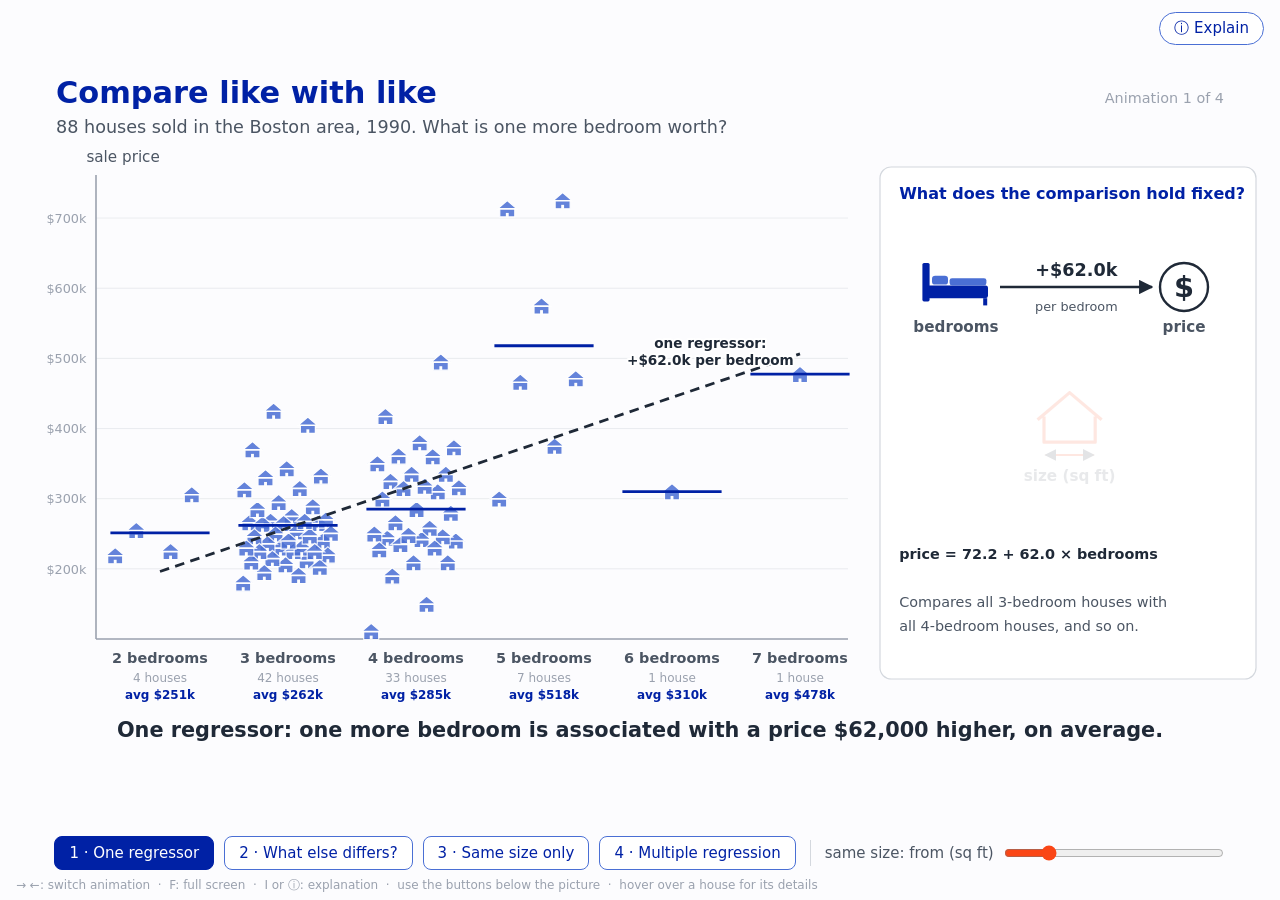
<file: teaching/multiple-regression.html>
<!doctype html>
<html lang="en">
<head>
<meta charset="utf-8">
<title>Multiple Regression</title>
<meta name="viewport" content="width=device-width, initial-scale=1">
<style>
  :root{ --blue:#0021A5; --soft:#4A6FD4; --orange:#FA4616; --ink:#4B5563; --grey:#9AA1AE; --bg:#FCFCFE; }
  html,body{margin:0;height:100%;background:var(--bg);font-family:"Segoe UI",system-ui,-apple-system,Helvetica,Arial,sans-serif;overflow:hidden;color:var(--ink)}
  #stage{position:absolute;inset:0 0 86px 0;display:flex;align-items:center;justify-content:center}
  svg{width:100vw;height:calc(56.25vw);max-height:calc(100vh - 86px);max-width:calc((100vh - 86px)*1.7778);user-select:none}
  #controls{position:fixed;left:0;right:0;bottom:30px;display:flex;gap:10px;justify-content:center;align-items:center;flex-wrap:wrap;padding:0 16px}
  #controls button{font:inherit;font-size:15px;padding:7px 14px;border-radius:8px;border:1.5px solid var(--soft);background:#fff;color:var(--blue);cursor:pointer}
  #controls button.on{background:var(--blue);color:#fff;border-color:var(--blue)}
  #controls label{font-size:15px;display:flex;align-items:center;gap:8px}
  #controls input[type=range]{width:220px;accent-color:var(--orange)}
  #controls .sep{width:1px;height:26px;background:#D4D8DE;margin:0 4px}
  #help{position:fixed;left:16px;bottom:6px;font-size:12px;color:var(--grey)}
  #tip{position:fixed;z-index:6;pointer-events:none;display:none;max-width:320px;background:#fff;border:1.5px solid #D4D8DE;border-radius:8px;box-shadow:0 4px 14px rgba(0,0,0,0.12);padding:8px 11px;font-size:15px;line-height:1.4;color:var(--ink)}
  text{font-family:"Segoe UI",system-ui,-apple-system,Helvetica,Arial,sans-serif}
  #infoBtn{position:fixed;top:12px;right:16px;z-index:5;font:inherit;font-size:15px;padding:6px 14px;border-radius:20px;border:1.5px solid var(--soft);background:#fff;color:var(--blue);cursor:pointer}
  #infoBtn.on{background:var(--blue);color:#fff}
  #info{position:fixed;top:56px;right:16px;width:min(400px,90vw);max-height:calc(100vh - 160px);overflow:auto;z-index:4;background:rgba(255,255,255,0.97);border:1.5px solid #D4D8DE;border-radius:12px;box-shadow:0 8px 28px rgba(0,0,0,0.12);padding:16px 18px;font-size:15px;line-height:1.45;display:none}
  #info.show{display:block}
  #info h3{margin:12px 0 4px;font-size:13px;letter-spacing:0.04em;text-transform:uppercase;color:var(--grey)}
  #info h3:first-child{margin-top:0}
  #info p{margin:0 0 4px}
  #info .now{background:#FFF4EF;border-left:4px solid var(--orange);padding:8px 10px;border-radius:6px}
  @keyframes fadein{from{opacity:0}}
</style>
</head>
<body>
<div id="stage"><svg id="svg" viewBox="0 0 1600 900" xmlns="http://www.w3.org/2000/svg"></svg></div>
<div id="controls"></div>
<button id="infoBtn" title="Show or hide the explanation (I)">&#9432; Explain</button>
<div id="info"><h3>The data</h3><p id="iStudy"></p><h3>What to do</h3><p id="iDo"></p><h3>Look for</h3><p id="iLook"></p><h3>What you are seeing now</h3><p id="iNow" class="now"></p></div>
<div id="tip"></div>
<div id="help">&rarr; &larr;: switch animation &nbsp;·&nbsp; F: full screen &nbsp;·&nbsp; I or &#9432;: explanation &nbsp;·&nbsp; use the buttons below the picture &nbsp;·&nbsp; hover over a house for its details</div>
<script>
/* 88 houses sold in the Boston area in 1990 (Wooldridge, Introductory Econometrics, hprice1).
   Each row: [sale price in $1000s, bedrooms, size in square feet]. */
const H=[[300.000,4,2438],[370.000,3,2076],[191.000,3,1374],[195.000,3,1448],[373.000,4,2514],[466.275,5,2754],[332.500,3,2067],[315.000,3,1731],[206.000,3,1767],[240.000,3,1890],[285.000,4,2336],[300.000,5,2634],[405.000,3,3375],[212.000,3,1899],[265.000,3,2312],[227.400,4,1760],[240.000,4,2000],[285.000,3,1774],[268.000,3,1376],[310.000,4,1835],[266.000,3,2048],[270.000,3,2124],[225.000,3,1768],[150.000,4,1732],[247.000,3,1440],[275.000,3,1932],[230.000,3,1932],[343.000,3,2106],[477.500,7,3529],[350.000,4,2051],[230.000,4,1573],[335.000,4,2829],[251.000,3,1630],[235.000,4,1840],[361.000,4,2066],[190.000,4,1702],[360.000,4,2750],[575.000,5,3880],[209.001,4,1854],[225.000,2,1421],[246.000,3,1662],[713.500,5,3331],[248.000,4,1656],[230.000,3,1171],[375.000,5,2293],[265.000,3,1764],[313.000,3,2768],[417.500,4,3733],[253.000,3,1536],[315.000,4,1638],[264.000,3,1972],[255.000,2,1478],[210.000,3,1408],[180.000,3,1812],[250.000,3,1722],[250.000,4,1780],[209.000,4,1674],[258.000,4,1850],[289.000,3,1925],[316.000,4,2343],[225.000,3,1567],[266.000,4,1664],[310.000,6,1386],[471.250,5,2617],[335.000,4,2321],[495.000,4,2638],[279.500,4,1915],[380.000,4,2589],[325.000,4,2709],[220.000,3,1587],[215.000,3,1694],[240.000,3,1536],[725.000,5,3662],[230.000,3,1736],[306.000,2,2205],[425.000,3,1502],[318.000,4,1696],[330.000,3,2186],[246.000,4,1928],[225.000,3,1294],[111.000,4,1535],[268.125,3,1980],[244.000,4,2090],[295.000,3,1837],[236.000,3,1715],[202.500,3,1574],[219.000,2,1185],[242.000,4,1774]];
const C={blue:"#0021A5",soft:"#4A6FD4",orange:"#FA4616",ink:"#4B5563",grey:"#9AA1AE",pale:"#E5E7EB",dark:"#1F2937"};
const NS="http://www.w3.org/2000/svg", svg=document.getElementById("svg"), ctl=document.getElementById("controls");
function el(tag,a,p){const e=document.createElementNS(NS,tag);for(const k in a)e.setAttribute(k,a[k]);(p||svg).appendChild(e);return e;}
function txt(x,y,s,a,p){const e=el("text",Object.assign({x,y,"font-size":22,fill:C.ink},a||{}),p);e.textContent=s;return e;}
const HALO={stroke:"#fff","stroke-width":5,"paint-order":"stroke","stroke-linejoin":"round"};
function ez(dt,tau){return 1-Math.exp(-dt/tau);}
function ease(t){return t<0.5?4*t*t*t:1-Math.pow(-2*t+2,3)/2;}
function rng(seed){let s=seed>>>0;return()=>{s=(s*1664525+1013904223)>>>0;return s/4294967296;};}
function normal(r){let u=0,v=0;while(u===0)u=r();v=r();return Math.sqrt(-2*Math.log(u))*Math.cos(2*Math.PI*v);}
function header(t,s,n){txt(70,70,t,{"font-size":38,"font-weight":700,fill:C.blue});txt(70,108,s,{"font-size":22,fill:C.ink});txt(1530,70,"Animation "+n+" of 4",{"font-size":18,fill:C.grey,"text-anchor":"end"});}
const tipEl=document.getElementById("tip");
function showTip(e,h){tipEl.innerHTML=h;tipEl.style.display="block";tipEl.style.left=Math.min(e.clientX+16,window.innerWidth-340)+"px";tipEl.style.top=Math.min(e.clientY+16,window.innerHeight-170)+"px";}
function hideTip(){tipEl.style.display="none";}
function hoverTip(node,fn){node.style.cursor="help";node.addEventListener("mousemove",e=>showTip(e,fn()));node.addEventListener("mouseleave",hideTip);}
let capEl=null;function caption(s,col){if(!capEl)return;capEl.textContent=s;capEl.setAttribute("fill",col||C.dark);}
function makeCaption(y){capEl=txt(800,y||862,"",{"font-size":26,"text-anchor":"middle","font-weight":600});}
function button(label,fn,on){const b=document.createElement("button");b.textContent=label;if(on)b.classList.add("on");b.onclick=()=>fn(b);ctl.appendChild(b);return b;}
function group(btns){btns.forEach(b=>b.addEventListener("click",()=>{btns.forEach(x=>x.classList.remove("on"));b.classList.add("on");}));}
function sep(){const s=document.createElement("span");s.className="sep";ctl.appendChild(s);}
function slider(label,min,max,val,step,fn){const l=document.createElement("label");l.textContent=label;const r=document.createElement("input");r.type="range";r.min=min;r.max=max;r.value=val;r.step=step;r.oninput=()=>fn(+r.value);l.appendChild(r);ctl.appendChild(l);return r;}
const infoEl=document.getElementById("info"),infoBtn=document.getElementById("infoBtn");
function toggleInfo(){infoEl.classList.toggle("show");infoBtn.classList.toggle("on");}
infoBtn.onclick=toggleInfo;
function setInfo(o){document.getElementById("iStudy").innerHTML=o.study;document.getElementById("iDo").innerHTML=o.todo;document.getElementById("iLook").innerHTML=o.look;lastNow="";}
let lastNow="";function explain(h){if(h===lastNow)return;lastNow=h;document.getElementById("iNow").innerHTML=h;}
// colour by size: soft blue (1,200 sq ft) to orange (3,000 sq ft or more)
const SOFT=[74,111,212],ORNG=[250,70,22];
function sizeRGB(q){const t=Math.min(1,Math.max(0,(q-1200)/1800));return SOFT.map((v,i)=>v+(ORNG[i]-v)*t);}
function rgb(a){return "rgb("+a.map(Math.round).join(",")+")";}
function sizeColor(q){return rgb(sizeRGB(q));}
// OLS by the normal equations (columns of X include the intercept)
function ols(X,y){const k=X.length,n=y.length;const A=[...Array(k)].map(()=>Array(k+1).fill(0));
  for(let a=0;a<k;a++){for(let b=0;b<k;b++){let s=0;for(let i=0;i<n;i++)s+=X[a][i]*X[b][i];A[a][b]=s;}let s=0;for(let i=0;i<n;i++)s+=X[a][i]*y[i];A[a][k]=s;}
  for(let c=0;c<k;c++){let p=c;for(let r=c+1;r<k;r++)if(Math.abs(A[r][c])>Math.abs(A[p][c]))p=r;[A[c],A[p]]=[A[p],A[c]];
    for(let r=0;r<k;r++)if(r!==c){const f=A[r][c]/A[c][c];for(let q=c;q<=k;q++)A[r][q]-=f*A[c][q];}}
  const beta=A.map((r,i)=>r[k]/r[i]);const fit=y.map((_,i)=>beta.reduce((s,bb,a)=>s+bb*X[a][i],0));return {beta,fit};}
const N=H.length, PR=H.map(h=>h[0]), BD=H.map(h=>h[1]), SQ=H.map(h=>h[2]);
const mean=a=>a.reduce((s,v)=>s+v,0)/a.length;
const ONE=Array(N).fill(1), YBAR=mean(PR), BBAR=mean(BD);
const M1=ols([ONE,BD],PR), M2=ols([ONE,BD,SQ],PR);
const f1=(v,d)=>v.toFixed(d===undefined?1:d);
const sgn=(v,d)=>(v>=0?"+":"−")+Math.abs(v).toFixed(d===undefined?1:d);
function fmtInt(v){return Math.round(v).toLocaleString("en-US");}
function money(p){return "$"+fmtInt(p*1000);}
function kk(p){return "$"+Math.round(p)+"k";}
function houseTip(i){return "<b>House "+(i+1)+"</b><br>"+BD[i]+" bedrooms, "+fmtInt(SQ[i])+" sq ft<br>sold for "+money(PR[i]);}
// a house icon one unit wide, centred near (0,0)
const HOUSE="M-0.62,0.03 L0,-0.5 L0.62,0.03 Z M-0.47,0 L0.47,0 L0.47,0.52 L-0.47,0.52 Z", DOOR="M-0.09,0.52 L-0.09,0.27 L0.09,0.27 L0.09,0.52 Z";

/* =====================================================================
   ANIMATION 1: compare like with like (icons)
   ===================================================================== */
const S0={};
S0.build=function(){
  header("Compare like with like","88 houses sold in the Boston area, 1990. What is one more bedroom worth?",1);
  setInfo({study:"88 houses sold in the Boston area in 1990. Each house icon is one sale: its column is its number of bedrooms, its height is its sale price. From step 2, each icon's size and colour show the house's floor area in square feet: small and blue for small houses, big and orange for big ones.",
    todo:"Click the four steps in order. In step 3, move the slider to choose which houses count as “the same size”. Hover over a house for its details. The diagram on the right shows what each comparison holds fixed.",
    look:"Step 1: one regressor says +$62,000 per bedroom. Step 2: the houses with more bedrooms are also bigger, so that comparison mixes bedrooms with size. Step 3: among houses of about the same size, more bedrooms barely change the price. Step 4: multiple regression holds size constant using all 88 houses at once: +$15,200 per bedroom."});
  const X0=120,X1=1060,T=170,B=740;
  const cx=b=>X0+80+(b-2)*((X1-X0-140)/5), py=p=>B-(p-100)/650*(B-T);
  const defs=el("defs",{});const mk=el("marker",{id:"ah",viewBox:"0 0 10 10",refX:9,refY:5,markerWidth:6,markerHeight:6,orient:"auto-start-reverse"},defs);el("path",{d:"M0,0 L10,5 L0,10 z",fill:C.dark},mk);
  const lg=el("linearGradient",{id:"szg",x1:0,x2:1,y1:0,y2:0},defs);el("stop",{offset:"0%","stop-color":sizeColor(1200)},lg);el("stop",{offset:"100%","stop-color":sizeColor(3000)},lg);
  // axes
  const gAx=el("g",{});
  [200,300,400,500,600,700].forEach(p=>{el("line",{x1:X0,y1:py(p),x2:X1,y2:py(p),stroke:C.pale,"stroke-width":1},gAx);txt(X0-12,py(p)+6,"$"+p+"k",{"font-size":16,fill:C.grey,"text-anchor":"end"},gAx);});
  el("line",{x1:X0,y1:B,x2:X1,y2:B,stroke:C.grey,"stroke-width":2},gAx);el("line",{x1:X0,y1:T-10,x2:X0,y2:B,stroke:C.grey,"stroke-width":2},gAx);
  txt(X0-12,T-26,"sale price",{"font-size":19,"text-anchor":"start"},gAx);
  const cnt={},mp={},ms={};for(let b=2;b<=7;b++){const ix=[...Array(N).keys()].filter(i=>BD[i]===b);cnt[b]=ix.length;mp[b]=mean(ix.map(i=>PR[i]));ms[b]=mean(ix.map(i=>SQ[i]));}
  const colInfo={};
  for(let b=2;b<=7;b++){txt(cx(b),B+30,b+" bedrooms",{"font-size":18,fill:C.ink,"text-anchor":"middle","font-weight":600},gAx);colInfo[b]=[txt(cx(b),B+54,"",{"font-size":15,fill:C.grey,"text-anchor":"middle"},gAx),txt(cx(b),B+75,"",{"font-size":15,fill:C.blue,"text-anchor":"middle","font-weight":600},gAx)];}
  // size legend
  const gLeg=el("g",{});el("rect",{x:800,y:150,width:220,height:14,rx:7,fill:"url(#szg)"},gLeg);
  txt(800,140,"icon size and colour: floor area",{"font-size":16,fill:C.ink},gLeg);txt(800,186,"1,200 sq ft",{"font-size":14,fill:C.grey},gLeg);txt(1020,186,"3,000+",{"font-size":14,fill:C.grey,"text-anchor":"end"},gLeg);
  // the houses, big ones drawn first
  const W=i=>26*SQ[i]/2000;
  const jit=Array(N).fill(0);for(let b=2;b<=7;b++){const ix=[...Array(N).keys()].filter(i=>BD[i]===b).sort((a,c)=>PR[a]-PR[c]);ix.forEach((i,k)=>{jit[i]=ix.length>1?(((k*0.618034)%1)-0.5)*112:0;});}
  const gI=el("g",{});
  const icons=Array(N);[...Array(N).keys()].sort((a,c)=>SQ[c]-SQ[a]).forEach(i=>{const g=el("g",{},gI);
    const p=el("path",{d:HOUSE,stroke:"#fff","stroke-width":1.2,"vector-effect":"non-scaling-stroke"},g);el("path",{d:DOOR,fill:"#fff"},g);
    hoverTip(g,()=>houseTip(i));icons[i]={g,p,x:cx(BD[i])+jit[i],y:py(PR[i]),o:0.85};});
  // column averages, all houses
  const gAvg=el("g",{});
  const avgs=[];for(let b=2;b<=7;b++){avgs.push(el("line",{x1:cx(b)-62,x2:cx(b)+62,y1:py(mp[b]),y2:py(mp[b]),stroke:C.blue,"stroke-width":3.5},gAvg));}
  // one regressor
  const y1=b=>py(M1.beta[0]+M1.beta[1]*b);
  const gL1=el("g",{});el("line",{x1:cx(2),y1:y1(2),x2:cx(7),y2:y1(7),stroke:C.dark,"stroke-width":3.5,"stroke-dasharray":"12 8"},gL1);
  txt(cx(6.3),y1(6.3)-46,"one regressor:",Object.assign({"font-size":17,fill:C.dark,"font-weight":700,"text-anchor":"middle"},HALO),gL1);
  txt(cx(6.3),y1(6.3)-24,"+$62.0k per bedroom",Object.assign({"font-size":17,fill:C.dark,"font-weight":700,"text-anchor":"middle"},HALO),gL1);
  // same-size window: column averages inside it
  const gW=el("g",{});
  const wb={};for(let b=2;b<=7;b++){wb[b]={L:el("line",{x1:cx(b)-62,x2:cx(b)+62,stroke:C.orange,"stroke-width":5},gW),t:txt(cx(b)-62,0,"",Object.assign({"font-size":17,fill:C.orange,"font-weight":700},HALO),gW),y:py(250),ty:py(250),o:0,to:0};}
  // multiple regression: one line per size, all with the same slope
  const QS=[1500,2000,2500,3000],gM=el("g",{});
  const y2=(b,q)=>py(M2.beta[0]+M2.beta[1]*b+M2.beta[2]*q);
  QS.forEach(q=>{el("line",{x1:cx(2),y1:y2(2,q),x2:cx(7),y2:y2(7,q),stroke:sizeColor(q),"stroke-width":4.5},gM);
    txt(cx(7)+14,y2(7,q)+6,fmtInt(q)+" sq ft",Object.assign({"font-size":16,fill:sizeColor(q),"font-weight":700},HALO),gM);});
  // the diagram: what the comparison holds fixed
  const PX=1100,gD=el("g",{});
  el("rect",{x:PX,y:150,width:470,height:640,rx:14,fill:"#fff",stroke:"#D4D8DE","stroke-width":1.5},gD);
  txt(PX+24,190,"What does the comparison hold fixed?",{"font-size":20,"font-weight":700,fill:C.blue},gD);
  const bedX=PX+95,bedY=300,prX=PX+380,prY=300,szX=PX+237,szY=470;
  // bed icon
  const gBed=el("g",{},gD);
  el("rect",{x:bedX-42,y:bedY-30,width:9,height:48,rx:2,fill:C.blue},gBed);
  el("rect",{x:bedX-36,y:bedY-2,width:76,height:16,rx:3,fill:C.blue},gBed);
  el("rect",{x:bedX-30,y:bedY-14,width:20,height:11,rx:4,fill:C.soft},gBed);
  el("rect",{x:bedX-8,y:bedY-11,width:46,height:9,rx:3,fill:C.soft},gBed);
  el("rect",{x:bedX+34,y:bedY+14,width:5,height:9,fill:C.blue},gBed);
  txt(bedX,bedY+56,"bedrooms",{"font-size":19,"text-anchor":"middle","font-weight":600},gBed);
  // price icon
  const gPr=el("g",{},gD);
  el("circle",{cx:prX,cy:prY,r:30,fill:"#fff",stroke:C.dark,"stroke-width":3},gPr);
  txt(prX,prY+13,"$",{"font-size":36,"font-weight":700,fill:C.dark,"text-anchor":"middle"},gPr);
  txt(prX,prY+56,"price",{"font-size":19,"text-anchor":"middle","font-weight":600},gPr);
  // size icon: a house with a width arrow
  const gSz=el("g",{},gD);
  el("path",{d:"M"+(szX-40)+","+(szY-4)+" L"+szX+","+(szY-38)+" L"+(szX+40)+","+(szY-4)+" M"+(szX-32)+","+(szY-8)+" L"+(szX-32)+","+(szY+24)+" L"+(szX+32)+","+(szY+24)+" L"+(szX+32)+","+(szY-8),fill:"none",stroke:C.orange,"stroke-width":4,"stroke-linejoin":"round"},gSz);
  el("line",{x1:szX-30,y1:szY+40,x2:szX+30,y2:szY+40,stroke:C.orange,"stroke-width":2.5,"marker-start":"url(#ah)","marker-end":"url(#ah)"},gSz);
  txt(szX,szY+72,"size (sq ft)",{"font-size":19,"text-anchor":"middle","font-weight":600},gSz);
  // links
  const aBP=el("line",{x1:bedX+55,y1:bedY,x2:prX-40,y2:prY,stroke:C.dark,"stroke-width":3,"marker-end":"url(#ah)"},gD);
  const tBP=txt((bedX+prX)/2+8,bedY-14,"",{"font-size":22,"font-weight":700,fill:C.dark,"text-anchor":"middle"},gD);
  const sBP=txt((bedX+prX)/2+8,bedY+30,"",{"font-size":16,fill:C.ink,"text-anchor":"middle"},gD);
  const aSP=el("line",{x1:szX+38,y1:szY-30,x2:prX-25,y2:prY+25,stroke:C.dark,"stroke-width":3,"marker-end":"url(#ah)"},gD);
  const tSP=txt(szX+92,szY-56,"",{"font-size":16,fill:C.ink,"font-weight":600},gD);
  const aSB=el("line",{x1:szX-40,y1:szY-30,x2:bedX+18,y2:bedY+40,stroke:C.orange,"stroke-width":2.5,"stroke-dasharray":"7 5","marker-start":"url(#ah)","marker-end":"url(#ah)"},gD);
  const tSB=txt(szX-84,szY-46,"correlated",{"font-size":16,fill:C.orange,"font-weight":600,"text-anchor":"end"},gD);
  // lock on size
  const gLock=el("g",{},gD);const lx=szX+62,ly=szY+6;
  el("path",{d:"M"+(lx-9)+","+(ly-4)+" v-9 a9,9 0 0 1 18,0 v9",fill:"none",stroke:C.dark,"stroke-width":4},gLock);
  el("rect",{x:lx-14,y:ly-4,width:28,height:22,rx:4,fill:C.dark},gLock);
  const tLock=txt(szX,szY+98,"",{"font-size":16,fill:C.dark,"font-weight":700,"text-anchor":"middle"},gLock);
  const eqT=[0,1,2,3,4].map(k=>txt(PX+24,640+k*30,"",{"font-size":18,fill:C.ink},gD));
  makeCaption();
  const st={step:1,sz:0,tsz:0,avg:1,tavg:1,l1:1,tl1:1,win:0,twin:0,mul:0,tmul:0,dia:0,tdia:0,lock:0,tlock:0,lo:1600};
  let W3=null;
  function winStats(){const lo=st.lo,hi=lo+400,ix=[...Array(N).keys()].filter(i=>SQ[i]>lo&&SQ[i]<=hi);
    const g={};ix.forEach(i=>{(g[BD[i]]=g[BD[i]]||[]).push(i);});
    const bs=Object.keys(g).map(Number).sort();let slope=null;
    if(bs.length>=2&&ix.length>=4)slope=ols([ix.map(()=>1),ix.map(i=>BD[i])],ix.map(i=>PR[i])).beta[1];
    for(let b=2;b<=7;b++){const w=wb[b];if(g[b]){w.ty=py(mean(g[b].map(i=>PR[i])));w.to=1;w.t.textContent=kk(mean(g[b].map(i=>PR[i])))+" ("+g[b].length+")";}else w.to=0;}
    W3={lo,hi,n:ix.length,g,bs,slope};}
  function go(n){st.step=n;st.tsz=n>=2?1:0;st.tavg=n<=2?1:0;st.tl1=n<=2?1:(n===4?0.3:0.15);st.twin=n===3?1:0;st.tmul=n===4?1:0;st.tdia=n>=2?1:0;st.tlock=n>=3?1:0;if(n===3)winStats();}
  const sb=[button("1 · One regressor",()=>go(1),true),button("2 · What else differs?",()=>go(2)),button("3 · Same size only",()=>go(3)),button("4 · Multiple regression",()=>go(4))];group(sb);
  sep();slider("same size: from (sq ft)",1200,3400,1600,50,v=>{st.lo=v;if(st.step!==3)sb[2].click();else winStats();});
  S0.frame=function(dt){
    const k=ez(dt,0.32);["sz","avg","l1","win","mul","dia","lock"].forEach(q=>{st[q]+=(st["t"+q]-st[q])*k;});
    const s=st.step,inW=i=>W3&&SQ[i]>W3.lo&&SQ[i]<=W3.hi;
    icons.forEach((c,i)=>{const sc=20+(W(i)-20)*st.sz;const to=s===3?(inW(i)?0.95:0.08):(s===4?0.5:0.85);c.o+=(to-c.o)*k;
      c.g.setAttribute("transform","translate("+c.x.toFixed(1)+","+c.y.toFixed(1)+") scale("+sc.toFixed(2)+")");c.g.setAttribute("opacity",c.o.toFixed(3));
      c.p.setAttribute("fill",rgb(SOFT.map((v,j)=>v+(sizeRGB(SQ[i])[j]-v)*st.sz)));});
    gAvg.setAttribute("opacity",st.avg.toFixed(3));gL1.setAttribute("opacity",st.l1.toFixed(3));gM.setAttribute("opacity",st.mul.toFixed(3));gLeg.setAttribute("opacity",st.sz.toFixed(3));
    for(let b=2;b<=7;b++){const w=wb[b];w.y+=(w.ty-w.y)*k;w.o+=(w.to-w.o)*k;w.L.setAttribute("y1",w.y);w.L.setAttribute("y2",w.y);const o=(w.o*st.win).toFixed(3);w.L.setAttribute("opacity",o);w.t.setAttribute("opacity",0);
      const wg=s===3&&W3?W3.g[b]:null;
      colInfo[b][0].textContent=s===2?"avg "+fmtInt(ms[b])+" sq ft":(s===3?(wg?wg.length+" in range":"none in range"):cnt[b]+(cnt[b]===1?" house":" houses"));
      colInfo[b][1].textContent=s<=2?"avg "+kk(mp[b]):(s===3&&wg?"avg "+kk(mean(wg.map(i=>PR[i]))):"");colInfo[b][1].setAttribute("fill",s===3?C.orange:C.blue);}
    // diagram
    gSz.setAttribute("opacity",(0.12+0.88*st.dia).toFixed(3));aSP.setAttribute("opacity",st.dia.toFixed(3));tSP.setAttribute("opacity",st.dia.toFixed(3));
    const sb2=st.dia*(1-0.85*st.lock);aSB.setAttribute("opacity",sb2.toFixed(3));tSB.setAttribute("opacity",sb2.toFixed(3));gLock.setAttribute("opacity",st.lock.toFixed(3));
    tSP.textContent=s===4?"+$128 per sq ft":"bigger, pricier";
    tLock.textContent=s===3&&W3?"held at "+fmtInt(W3.lo+1)+"–"+fmtInt(W3.hi)+" sq ft":(s===4?"held constant by the regression":"");
    if(s===1){tBP.textContent="+$62.0k";sBP.textContent="per bedroom";}
    if(s===2){tBP.textContent="+$62.0k";sBP.textContent="bedroom + extra space";}
    if(s===3){tBP.textContent=W3&&W3.slope!==null?sgn(W3.slope)+"k":"?";sBP.textContent=W3&&W3.slope!==null?"per bedroom, same size":"too few houses to compare";}
    if(s===4){tBP.textContent="+$15.2k";sBP.textContent="per bedroom, same size";}
    const eq=s===1?["price = 72.2 + 62.0 × bedrooms","","Compares all 3-bedroom houses with","all 4-bedroom houses, and so on."]:
      s===2?["price = 72.2 + 62.0 × bedrooms","","Houses with more bedrooms are bigger:","average size rises from 1,572 sq ft (2 bed)","to 3,024 sq ft (5 bed)."]:
      s===3?(W3?["Houses of "+fmtInt(W3.lo+1)+"–"+fmtInt(W3.hi)+" sq ft: "+W3.n].concat(W3.bs.slice(0,4).map(b=>"   "+b+" bedrooms: "+W3.g[b].length+(W3.g[b].length===1?" house, ":" houses, ")+"avg "+kk(mean(W3.g[b].map(i=>PR[i]))))):[]):
      ["price = −19.3 + 15.2 × bedrooms","                + 0.128 × sq ft","","One slope for every size: 15.2.","Uses all 88 houses at once."];
    eqT.forEach((e,j)=>{e.textContent=eq[j]||"";e.setAttribute("font-weight",j===0?700:400);e.setAttribute("fill",j===0?C.dark:C.ink);});
    if(s===1){caption("One regressor: one more bedroom is associated with a price $62,000 higher, on average.");explain("Each icon is a house, placed in the column of its number of bedrooms at the height of its sale price. The blue bars are each column's average price. The dashed line is the one-regressor fit: price = 72.2 + 62.0 × bedrooms. It compares 3-bedroom houses with 4-bedroom houses, whatever else differs.");}
    if(s===2){caption("Houses with more bedrooms are also bigger: the $62,000 mixes the two.",C.orange);explain("Now each icon shows the house's real floor area: bigger and more orange means more square feet. Look along the columns: the 4- and 5-bedroom houses are mostly big and orange. So the $62,000 compares big houses with small ones. Part of it is the bedroom, part is the extra space. In the diagram, size moves with bedrooms and also raises the price.");}
    if(s===3&&W3){const two=[3,4].filter(b=>W3.g[b]);caption("Same size ("+fmtInt(W3.lo+1)+"–"+fmtInt(W3.hi)+" sq ft): "+(two.length===2?"3 bedrooms "+kk(mean(W3.g[3].map(i=>PR[i])))+", 4 bedrooms "+kk(mean(W3.g[4].map(i=>PR[i]))):W3.n+" houses")+".",C.orange);
      explain("Only houses in one size range stay lit; the orange bars are their average prices by bedrooms (number of houses in brackets). Size is locked: within the range, more bedrooms no longer means a bigger house. In the 1,601–2,000 range (37 houses), 3-bedroom houses average $249k and 4-bedroom houses $247k: about no difference. Move the slider: narrow ranges hold few houses, so their comparisons bounce around. That is the problem multiple regression solves in step 4.");}
    if(s===4){caption("Multiple regression holds size constant for all 88 houses: +$15,200 per bedroom.",C.orange);explain("Multiple regression compares houses of the same size without throwing any away. Each coloured line is its prediction for houses of one size: 1,500, 2,000, 2,500 or 3,000 sq ft. The lines are parallel: at every size, one more bedroom is associated with a price $15,200 higher, on average. The faint dashed line is the one-regressor fit, +$62,000: steeper because it also picks up the larger size of houses with more bedrooms.");}
  };
  go(1);
};

/* =====================================================================
   ANIMATION 2: from a line to a plane
   ===================================================================== */
const S1={};
S1.build=function(){
  header("From a line to a plane","88 houses: bedrooms, size and sale price. Drag the picture to turn it.",2);
  setInfo({study:"The same 88 houses sold in the Boston area in 1990. Across: bedrooms. Up: sale price. Into the screen: floor area in square feet. Colour shows size: blue for small, orange for big.",
    todo:"Click the steps in order. Drag the picture with the mouse to turn it any way you like. In step 4, move the slider to choose which size of house to compare.",
    look:"In step 1, the steep dashed line, +62.0, is the one-regressor fit. In step 2, the orange (big) houses sit at the right and at the top. In step 4, every slice of the plane has slope +15.2: holding size constant, one more bedroom is associated with about a quarter as much, on average."});
  const b=M2.beta, CX=700, CY=470, SC=200;
  const nx=v=>(v-4.5)/2.5, ny=q=>(q-2500)/1350, nz=p=>(p-420)/320;
  const st={yaw:0,pitch:0,tyaw:0,tpitch:0,plane:0,tplane:0,line:1,tline:1,slice:0,tslice:0,qv:2000,tqv:2000,step:1};
  function P(x,yd,z){const h=x*Math.cos(st.yaw)+yd*Math.sin(st.yaw),d=-x*Math.sin(st.yaw)+yd*Math.cos(st.yaw);const v=z*Math.cos(st.pitch)+d*Math.sin(st.pitch);return [CX+SC*h,CY-SC*v];}
  const gAx=el("g",{}),gPlane=el("g",{}),gPts=el("g",{}),gLines=el("g",{});
  const edges=[[[-1.1,-1,-1.05],[1.1,-1,-1.05]],[[1.1,-1,-1.05],[1.1,1.05,-1.05]],[[-1.1,-1,-1.05],[-1.1,-1,1.05]]];
  const axL=edges.map(()=>el("line",{stroke:C.grey,"stroke-width":2},gAx));
  const ticks=[];
  [2,3,4,5,6,7].forEach(v=>ticks.push({p:[nx(v),-1,-1.05],t:String(v),o:[0,30]}));
  [1500,2000,2500,3000,3500].forEach(q=>ticks.push({p:[1.1,ny(q),-1.05],t:fmtInt(q),o:[14,6],a:"start",depth:true}));
  [200,300,400,500,600,700].forEach(p=>ticks.push({p:[-1.1,-1,nz(p)],t:"$"+p+"k",o:[-14,6],a:"end"}));
  ticks.forEach(t=>{t.e=txt(0,0,t.t,{"font-size":16,fill:C.grey,"text-anchor":t.a||"middle"},gAx);});
  const tX=txt(0,0,"bedrooms",{"font-size":20,fill:C.ink,"text-anchor":"middle"},gAx);
  const tY=txt(0,0,"size (sq ft)",{"font-size":20,fill:C.ink,"text-anchor":"middle"},gAx);
  const tZ=txt(0,0,"sale price",{"font-size":20,fill:C.ink,"text-anchor":"middle"},gAx);
  const mesh=[];for(let v=2;v<=7;v++)mesh.push({a:[v,1150],b:[v,3850]});for(let j=0;j<=5;j++){const q=1150+j*540;mesh.push({a:[2,q],b:[7,q]});}
  const planeFill=el("polygon",{fill:C.soft,"fill-opacity":0.10,stroke:"none"},gPlane);
  const meshL=mesh.map(()=>el("line",{stroke:C.soft,"stroke-width":1.3,"stroke-opacity":0.7},gPlane));
  const zP=(v,q)=>b[0]+b[1]*v+b[2]*q;
  const pts=H.map((h,i)=>{const c=el("circle",{r:7,fill:sizeColor(SQ[i]),"fill-opacity":0.8,stroke:"#fff","stroke-width":1},gPts);
    hoverTip(c,()=>houseTip(i)+"<br>the plane predicts "+money(zP(BD[i],SQ[i])));return c;});
  const l1=el("line",{stroke:C.dark,"stroke-width":3.5,"stroke-dasharray":"10 7"},gLines);
  const l1t=txt(0,0,"one regressor: +62.0 per bedroom",Object.assign({"font-size":20,fill:C.dark,"font-weight":700},HALO),gLines);
  const QS=[1500,2000,2500,3000];
  const ghost=QS.map(q=>el("line",{stroke:sizeColor(q),"stroke-width":2.5,"stroke-opacity":0.6},gLines));
  const sl=el("line",{stroke:C.orange,"stroke-width":5},gLines);
  const slt=txt(0,0,"",Object.assign({"font-size":20,fill:C.orange,"font-weight":700},HALO),gLines);
  const lgg=el("g",{});const defs=el("defs",{},lgg);const lin=el("linearGradient",{id:"szg2",x1:0,x2:1,y1:0,y2:0},defs);
  el("stop",{offset:"0%","stop-color":sizeColor(1200)},lin);el("stop",{offset:"100%","stop-color":sizeColor(3000)},lin);
  el("rect",{x:1230,y:150,width:220,height:14,rx:7,fill:"url(#szg2)"},lgg);
  txt(1230,140,"colour: size (sq ft)",{"font-size":17,fill:C.ink},lgg);txt(1230,186,"1,200",{"font-size":15,fill:C.grey},lgg);txt(1450,186,"3,000+",{"font-size":15,fill:C.grey,"text-anchor":"end"},lgg);
  const rd=el("g",{});const rdT=[0,1,2].map(k=>txt(1230,250+k*34,"",{"font-size":21,fill:C.ink},rd));
  makeCaption();
  let drag=null;svg.addEventListener("pointerdown",S1.down=e=>{drag={x:e.clientX,y:e.clientY};});
  window.addEventListener("pointermove",S1.move=e=>{if(!drag)return;const k=Math.PI/700;st.tyaw=Math.max(-1.45,Math.min(1.45,st.tyaw+(e.clientX-drag.x)*k));st.tpitch=Math.max(-0.2,Math.min(1.2,st.tpitch+(e.clientY-drag.y)*k));drag={x:e.clientX,y:e.clientY};});
  window.addEventListener("pointerup",S1.up=()=>{drag=null;});
  function go(n){st.step=n;
    if(n===1){st.tyaw=0;st.tpitch=0;st.tplane=0;st.tline=1;st.tslice=0;}
    if(n===2){st.tyaw=-0.55;st.tpitch=0.45;st.tplane=0;st.tline=0;st.tslice=0;}
    if(n===3){st.tyaw=-0.55;st.tpitch=0.45;st.tplane=1;st.tline=0;st.tslice=0;}
    if(n===4){st.tyaw=0;st.tpitch=0;st.tplane=0;st.tline=1;st.tslice=1;}
  }
  const sb=[button("1 · One regressor",()=>go(1),true),button("2 · Add size",()=>go(2)),button("3 · Fit the plane",()=>go(3)),button("4 · Hold size constant",()=>go(4))];group(sb);
  sep();button("Front view",()=>{st.tyaw=0;st.tpitch=0;});
  slider("size (sq ft)",1200,3800,2000,50,v=>{st.tqv=v;});
  S1.frame=function(dt){
    const k=ez(dt,0.32);st.yaw+=(st.tyaw-st.yaw)*k;st.pitch+=(st.tpitch-st.pitch)*k;st.plane+=(st.tplane-st.plane)*k;st.line+=(st.tline-st.line)*k;st.slice+=(st.tslice-st.slice)*k;st.qv+=(st.tqv-st.qv)*ez(dt,0.15);
    edges.forEach((e,i)=>{const a=P(...e[0]),c=P(...e[1]);axL[i].setAttribute("x1",a[0]);axL[i].setAttribute("y1",a[1]);axL[i].setAttribute("x2",c[0]);axL[i].setAttribute("y2",c[1]);});
    const dop=Math.min(1,Math.abs(Math.sin(st.yaw))*2.5).toFixed(3);ticks.forEach(t=>{const p=P(...t.p);t.e.setAttribute("x",p[0]+t.o[0]);t.e.setAttribute("y",p[1]+t.o[1]);if(t.depth)t.e.setAttribute("opacity",dop);});
    let p=P(0,-1,-1.05);tX.setAttribute("x",p[0]);tX.setAttribute("y",p[1]+58);
    p=P(1.1,0.3,-1.05);tY.setAttribute("x",p[0]+110);tY.setAttribute("y",p[1]+40);tY.setAttribute("opacity",dop);
    p=P(-1.1,-1,1.05);tZ.setAttribute("x",p[0]);tZ.setAttribute("y",p[1]-18);
    pts.forEach((c,i)=>{const q=P(nx(BD[i]),ny(SQ[i]),nz(PR[i]));c.setAttribute("cx",q[0]);c.setAttribute("cy",q[1]);
      const near=Math.abs(SQ[i]-st.qv)<=200;c.setAttribute("fill-opacity",(0.8*(1-st.slice)+st.slice*(near?0.95:0.12)).toFixed(3));c.setAttribute("r",(7+st.slice*(near?2:0)).toFixed(2));});
    const cs=[[2,1150],[7,1150],[7,3850],[2,3850]].map(([v,q])=>P(nx(v),ny(q),nz(zP(v,q))));
    planeFill.setAttribute("points",cs.map(q=>q.join(",")).join(" "));planeFill.setAttribute("fill-opacity",(0.12*st.plane).toFixed(3));
    mesh.forEach((m,i)=>{const a=P(nx(m.a[0]),ny(m.a[1]),nz(zP(m.a[0],m.a[1]))),c=P(nx(m.b[0]),ny(m.b[1]),nz(zP(m.b[0],m.b[1])));const L=meshL[i];L.setAttribute("x1",a[0]);L.setAttribute("y1",a[1]);L.setAttribute("x2",c[0]);L.setAttribute("y2",c[1]);L.setAttribute("stroke-opacity",(0.7*st.plane).toFixed(3));});
    const m1=M1.beta;let a=P(nx(2),ny(2014),nz(m1[0]+m1[1]*2)),c=P(nx(7),ny(2014),nz(m1[0]+m1[1]*7));
    l1.setAttribute("x1",a[0]);l1.setAttribute("y1",a[1]);l1.setAttribute("x2",c[0]);l1.setAttribute("y2",c[1]);l1.setAttribute("opacity",st.line.toFixed(3));
    l1t.setAttribute("x",c[0]+12);l1t.setAttribute("y",c[1]+6);l1t.setAttribute("opacity",st.line.toFixed(3));
    QS.forEach((q,i)=>{const a2=P(nx(2),ny(q),nz(zP(2,q))),c2=P(nx(7),ny(q),nz(zP(7,q)));const L=ghost[i];L.setAttribute("x1",a2[0]);L.setAttribute("y1",a2[1]);L.setAttribute("x2",c2[0]);L.setAttribute("y2",c2[1]);L.setAttribute("opacity",(0.8*st.slice).toFixed(3));});
    a=P(nx(2),ny(st.qv),nz(zP(2,st.qv)));c=P(nx(7),ny(st.qv),nz(zP(7,st.qv)));
    sl.setAttribute("x1",a[0]);sl.setAttribute("y1",a[1]);sl.setAttribute("x2",c[0]);sl.setAttribute("y2",c[1]);sl.setAttribute("opacity",st.slice.toFixed(3));
    slt.textContent=fmtInt(Math.round(st.qv/50)*50)+" sq ft houses: slope +15.2";slt.setAttribute("x",c[0]+12);slt.setAttribute("y",c[1]+6);slt.setAttribute("opacity",st.slice.toFixed(3));
    const s=st.step;
    rdT[0].textContent=s>=3?"price = −19.3 + 15.2 × bedrooms":"price = 72.2 + 62.0 × bedrooms";
    rdT[1].textContent=s>=3?"             + 0.128 × sq ft":"";
    rdT[2].textContent=s===4?"within 200 sq ft of "+fmtInt(Math.round(st.qv/50)*50)+": "+SQ.filter(q=>Math.abs(q-st.qv)<=200).length+" houses lit":"";
    if(s===1){caption("One regressor: price on bedrooms, +$62,000 per bedroom.");explain("This is the one-regressor picture: bedrooms across, price up. The dashed line is price = 72.2 + 62.0 × bedrooms. The colours hint at a third variable: orange houses are big. Look where they sit.");}
    if(s===2){caption("Turn the picture: size is the third axis. Big (orange) houses cost more and have more bedrooms.");explain("Now the third axis, size in square feet, runs into the screen. Big houses (orange) sit high: higher prices. They also lean toward more bedrooms. So in the flat picture, moving right meant moving toward big houses too. Drag to turn it yourself.");}
    if(s===3){caption("OLS fits a plane: the one with the smallest sum of squared residuals.");explain("With two regressors OLS fits a plane, not a line: price = −19.3 + 15.2 × bedrooms + 0.128 × sq ft. Along the bedrooms edge the plane rises $15,200 per bedroom; along the size edge it rises $128 per square foot. Drag to look along each edge.");}
    if(s===4){caption("Same size: every slice has slope +15.2. One regressor said +62.0.",C.orange);explain("Back to the front view. Each coloured line is the plane at one size: 1,500, 2,000, 2,500 or 3,000 sq ft. They are parallel: at any size, one more bedroom is associated with a price $15,200 higher, on average. The lit dots are houses within 200 sq ft of the slider's size. The dashed line, +62.0, is steeper because it also picks up the larger size of houses with more bedrooms.");}
  };
  go(1);
};
S1.cleanup=function(){svg.removeEventListener("pointerdown",S1.down);window.removeEventListener("pointermove",S1.move);window.removeEventListener("pointerup",S1.up);};

/* =====================================================================
   ANIMATION 3: how R holds size constant (partialling out)
   ===================================================================== */
const S2={};
S2.build=function(){
  header("How R holds size constant","Keep only the variation in bedrooms not explained by size.",3);
  setInfo({study:"The same 88 houses. Step 1 predicts each house's number of bedrooms from its size. The residual is the bedrooms left over: more or fewer bedrooms than houses of that size usually have.",
    todo:"Click the four steps in order. Then switch between “raw bedrooms” and “residual bedrooms” to compare the two slopes.",
    look:"The slope of price on the residual bedrooms is +15.2, exactly the multiple-regression coefficient. On raw bedrooms it is +62.0."});
  const aux=ols([ONE,SQ],BD), R=BD.map((v,i)=>v-aux.fit[i]), RC=BD.map(v=>v-BBAR);
  const sR=ols([ONE,R],PR).beta[1], sC=ols([ONE,RC],PR).beta[1];
  const X0=150,X1=1060,T=170,B=760;
  const ax=q=>X0+(q-1100)/2900*(X1-X0), ay=v=>B-(v-1.5)/6*(B-T);
  const bx=v=>X0+(v+2.5)/6*(X1-X0), by=p=>B-(p-100)/650*(B-T);
  const gA=el("g",{}),gB=el("g",{});gB.style.opacity=0;
  el("line",{x1:X0,y1:B,x2:X1,y2:B,stroke:C.grey,"stroke-width":2},gA);el("line",{x1:X0,y1:T,x2:X0,y2:B,stroke:C.grey,"stroke-width":2},gA);
  [1500,2000,2500,3000,3500].forEach(q=>txt(ax(q),B+30,fmtInt(q),{"font-size":16,fill:C.grey,"text-anchor":"middle"},gA));
  [2,3,4,5,6,7].forEach(v=>txt(X0-12,ay(v)+6,String(v),{"font-size":16,fill:C.grey,"text-anchor":"end"},gA));
  txt((X0+X1)/2,B+66,"size (sq ft)",{"font-size":20,"text-anchor":"middle"},gA);
  txt(X0-60,(T+B)/2,"bedrooms",{"font-size":20,"text-anchor":"middle",transform:"rotate(-90 "+(X0-60)+" "+((T+B)/2)+")"},gA);
  el("line",{x1:X0,y1:B,x2:X1,y2:B,stroke:C.grey,"stroke-width":2},gB);el("line",{x1:X0,y1:T,x2:X0,y2:B,stroke:C.grey,"stroke-width":2},gB);
  [-2,-1,0,1,2,3].forEach(v=>txt(bx(v),B+30,(v>0?"+":(v<0?"−":""))+Math.abs(v),{"font-size":16,fill:C.grey,"text-anchor":"middle"},gB));
  [200,300,400,500,600,700].forEach(p=>txt(X0-12,by(p)+6,"$"+p+"k",{"font-size":16,fill:C.grey,"text-anchor":"end"},gB));
  const bLab=txt((X0+X1)/2,B+66,"",{"font-size":20,"text-anchor":"middle"},gB);
  txt(X0-74,(T+B)/2,"sale price",{"font-size":20,"text-anchor":"middle",transform:"rotate(-90 "+(X0-74)+" "+((T+B)/2)+")"},gB);
  el("line",{x1:bx(0),y1:T,x2:bx(0),y2:B,stroke:C.pale,"stroke-width":1.5},gB);
  const gSt=el("g",{});gSt.style.opacity=0;gSt.style.transition="opacity .5s";
  H.forEach((h,i)=>el("line",{x1:ax(SQ[i]),y1:ay(aux.fit[i]),x2:ax(SQ[i]),y2:ay(BD[i]),stroke:R[i]>0?C.blue:C.grey,"stroke-width":2,"stroke-opacity":0.7},gSt));
  const auxL=el("line",{x1:ax(1100),y1:ay(aux.beta[0]+aux.beta[1]*1100),x2:ax(4000),y2:ay(aux.beta[0]+aux.beta[1]*4000),stroke:C.dark,"stroke-width":3.5});auxL.style.opacity=0;auxL.style.transition="opacity .5s";
  const auxT=txt(ax(3300),ay(aux.beta[0]+aux.beta[1]*3300)+46,"bedrooms predicted from size",Object.assign({"font-size":19,fill:C.dark,"font-weight":700,"text-anchor":"middle"},HALO));auxT.style.opacity=0;auxT.style.transition="opacity .5s";
  const fitL=el("line",{stroke:C.orange,"stroke-width":4.5});fitL.style.opacity=0;
  const fitT=txt(0,0,"",Object.assign({"font-size":22,fill:C.orange,"font-weight":700},HALO));fitT.style.opacity=0;
  const gP=el("g",{});
  const pts=H.map((h,i)=>{const c=el("circle",{r:6.5,fill:sizeColor(SQ[i]),"fill-opacity":0.8,stroke:"#fff","stroke-width":1},gP);
    hoverTip(c,()=>houseTip(i)+"<br>bedrooms predicted from size: "+f1(aux.fit[i])+"<br>residual: "+sgn(R[i])+" bedrooms");return c;});
  const rx=1120;const rec=el("g",{});
  el("rect",{x:rx,y:160,width:440,height:470,rx:12,fill:"#fff",stroke:"#D4D8DE","stroke-width":1.5},rec);
  txt(rx+22,200,"The recipe",{"font-size":22,"font-weight":700,fill:C.blue},rec);
  const steps=["1. Regress bedrooms on size.","2. Residual = bedrooms − predicted:","    the variation not explained by size.","3. Put each house at its residual.","4. Regress price on the residual.","    The slope is 15.2, as in the full regression."];
  const sT=steps.map((s,k)=>txt(rx+22,250+k*40,s,{"font-size":19,fill:C.grey},rec));
  const code=["step1 <- lm(bdrms ~ sqrft, data = hprice1)","hprice1$bd_left <- resid(step1)","lm(price ~ bd_left, data = hprice1)"];
  code.forEach((s,k)=>txt(rx+22,520+k*30,s,{"font-size":15,fill:C.ink,"font-family":"Consolas,monospace"},rec));
  const st={t:0,tt:0,x:1,tx:1,line:0,tline:0,step:1};
  makeCaption();
  function go(n){st.step=n;
    auxL.style.opacity=n<=2?1:0;auxT.style.opacity=n<=2?1:0;gSt.style.opacity=n===2?1:0;
    st.tt=n>=3?1:0;st.tline=n>=4?1:0;if(n===3){st.tx=1;mode[1].classList.add("on");mode[0].classList.remove("on");}
    sT.forEach((e,k)=>{const on=(n===1&&k===0)||(n===2&&(k===1||k===2))||(n===3&&k===3)||(n===4&&(k===4||k===5));e.setAttribute("fill",on?C.orange:C.grey);e.setAttribute("font-weight",on?700:400);});
  }
  const sb=[button("1 · Regress bedrooms on size",()=>go(1),true),button("2 · Keep the residuals",()=>go(2)),button("3 · Move each house",()=>go(3)),button("4 · Regress price on them",()=>go(4))];group(sb);
  sep();const mode=[button("raw bedrooms",()=>{st.tx=0;if(st.step<3)sb[3].click();}),button("residual bedrooms",()=>{st.tx=1;if(st.step<3)sb[3].click();},true)];group(mode);
  S2.frame=function(dt){
    const k=ez(dt,0.38);st.t+=(st.tt-st.t)*k;st.x+=(st.tx-st.x)*k;st.line+=(st.tline-st.line)*k;
    const e=ease(Math.min(1,Math.max(0,st.t)));
    gA.style.opacity=(1-e).toFixed(3);gB.style.opacity=e.toFixed(3);
    pts.forEach((c,i)=>{const v=RC[i]+(R[i]-RC[i])*st.x;const xA=ax(SQ[i]),yA=ay(BD[i]),xB=bx(v),yB=by(PR[i]);c.setAttribute("cx",xA+(xB-xA)*e);c.setAttribute("cy",yA+(yB-yA)*e);});
    const slope=sC+(sR-sC)*st.x;fitL.setAttribute("x1",bx(-2.4));fitL.setAttribute("y1",by(YBAR+slope*-2.4));fitL.setAttribute("x2",bx(3.4));fitL.setAttribute("y2",by(YBAR+slope*3.4));fitL.style.opacity=(st.line*e).toFixed(3);
    fitT.textContent="slope "+sgn(slope);fitT.setAttribute("x",bx(1.6));fitT.setAttribute("y",by(YBAR+slope*1.6)-30);fitT.style.opacity=(st.line*e).toFixed(3);
    bLab.textContent=st.tx>0.5?"residual bedrooms (not explained by size)":"bedrooms minus their average";
    const s=st.step;
    if(s===1){caption("Bigger houses have more bedrooms: about 0.8 more per 1,000 sq ft.");explain("Each dot is a house: size across, bedrooms up. The dark line predicts bedrooms from size (+0.77 bedrooms per 1,000 sq ft). This is step 1 of the recipe.");}
    if(s===2){caption("Residual: more bedrooms (dark blue) or fewer (grey) than size predicts.");explain("Each stick is a residual: the house's bedrooms minus the bedrooms predicted from its size. Dark blue sticks: more bedrooms than houses of that size usually have (smaller rooms). Grey: fewer (bigger rooms). This residual is uncorrelated with size.");}
    if(s===3){caption("Each house moves to its residual bedrooms; up is now the sale price.");explain("The dots glide to a new picture: across is the residual bedrooms, up is the price. A house at 0 has exactly the bedrooms its size predicts.");}
    if(s===4){const r=st.tx>0.5;caption(r?"Price on residual bedrooms: slope +15.2, the same as the multiple regression.":"Price on raw bedrooms: slope +62.0, the one-regressor fit.",r?C.orange:C.dark);
      explain(r?"Regress price on the residual bedrooms: the slope is +15.2, the same number as the multiple regression. Holding size constant means using only the variation in bedrooms that size does not explain. Click “raw bedrooms” to compare.":"With raw bedrooms the slope is +62.0: raw bedrooms still carry the size differences, so the slope picks up the value of the extra space too. Click “residual bedrooms” to remove them.");}
  };
  go(1);
};

/* =====================================================================
   ANIMATION 4: sums of squares and R-squared
   ===================================================================== */
const S3={};
S3.build=function(){
  header("How well does a regression fit?","Each house's distance from the average price splits into an explained part and a residual.",4);
  setInfo({study:"The same 88 houses. Across: the price a model predicts. Up: the actual price. On the orange diagonal, predicted equals actual. The dashed line is the average price, $293,500. Prices are in $1000s.",
    todo:"Click the steps in order. Then switch models. Hover over a dot to see its two squares.",
    look:"TSS never changes: it depends only on the prices. Adding size moves the dots out along the diagonal: the explained part grows and the residuals shrink, so R² rises from 0.26 to 0.63."});
  const X0=150,S=0.88,LO=100,HI=750; const px=v=>X0+(v-LO)*S, py=v=>756-(v-LO)*S;
  const gAx=el("g",{});
  el("line",{x1:px(LO),y1:py(LO),x2:px(HI),y2:py(LO),stroke:C.grey,"stroke-width":2},gAx);el("line",{x1:px(LO),y1:py(LO),x2:px(LO),y2:py(HI),stroke:C.grey,"stroke-width":2},gAx);
  [200,300,400,500,600,700].forEach(v=>{txt(px(v),py(LO)+28,"$"+v+"k",{"font-size":16,fill:C.grey,"text-anchor":"middle"},gAx);txt(px(LO)-10,py(v)+6,"$"+v+"k",{"font-size":16,fill:C.grey,"text-anchor":"end"},gAx);});
  txt(px(425),py(LO)+62,"predicted price",{"font-size":20,"text-anchor":"middle"},gAx);
  txt(px(LO)-72,py(425),"actual price",{"font-size":20,"text-anchor":"middle",transform:"rotate(-90 "+(px(LO)-72)+" "+py(425)+")"},gAx);
  el("line",{x1:px(LO),y1:py(LO),x2:px(HI),y2:py(HI),stroke:C.orange,"stroke-width":2.5,"stroke-opacity":0.8},gAx);
  el("line",{x1:px(LO),y1:py(YBAR),x2:px(HI),y2:py(YBAR),stroke:C.ink,"stroke-width":2,"stroke-dasharray":"8 6"},gAx);
  txt(px(HI)+8,py(YBAR)+6,"mean",{"font-size":18,fill:C.ink,"font-weight":700},gAx);
  const band=el("polygon",{fill:C.orange,"fill-opacity":0.07,stroke:"none"});
  const gSeg=el("g",{}),gSq=el("g",{}),gP=el("g",{});
  const seE=H.map(()=>el("line",{stroke:C.soft,"stroke-width":2,"stroke-opacity":0.55},gSeg));
  const seR=H.map(()=>el("line",{stroke:C.orange,"stroke-width":2,"stroke-opacity":0.55},gSeg));
  const sqE=el("rect",{fill:C.soft,"fill-opacity":0.22,stroke:C.soft,"stroke-width":1.5},gSq),sqR=el("rect",{fill:C.orange,"fill-opacity":0.22,stroke:C.orange,"stroke-width":1.5},gSq);gSq.style.opacity=0;
  let hov=-1;
  const pts=H.map((h,i)=>{const c=el("circle",{r:6,fill:C.blue,"fill-opacity":0.7,stroke:"#fff","stroke-width":0.8},gP);
    c.style.cursor="help";c.addEventListener("mousemove",e=>{hov=i;showTip(e,tipFor(i));});c.addEventListener("mouseleave",()=>{hov=-1;hideTip();});return c;});
  const RX=880,BW=620,gR=el("g",{});
  txt(RX,190,"Sums of squares (all 88 houses)",{"font-size":22,"font-weight":700,fill:C.blue},gR);
  const rows=[{n:"TSS",d:"total: squared deviations from the mean",y:250},{n:"ESS",d:"explained: squared explained parts",y:330},{n:"SSR",d:"residual: squared residuals",y:410}];
  rows.forEach(r=>{r.bar=el("rect",{x:RX,y:r.y,width:0,height:30,rx:4,fill:r.n==="TSS"?C.ink:(r.n==="ESS"?C.soft:C.orange)},gR);
    r.lab=txt(RX,r.y-8,r.n+"  "+r.d,{"font-size":18,fill:C.ink},gR);r.val=txt(RX,r.y+23,"",{"font-size":18,fill:"#fff","font-weight":700},gR);
    hoverTip(r.bar,()=>"<b>"+r.n+"</b>: "+r.d+"<br>= "+fmtInt(cur[r.n])+(r.n==="TSS"?"<br>depends only on the prices, not on the model":"<br>"+(100*cur[r.n]/cur.TSS).toFixed(1)+"% of TSS"));});
  const r2T=txt(RX,510,"",{"font-size":30,"font-weight":700,fill:C.dark},gR);
  const r2S=txt(RX,548,"",{"font-size":19,fill:C.ink},gR);
  const serT=txt(RX,610,"",{"font-size":24,"font-weight":700,fill:C.dark},gR);
  const serS=txt(RX,646,"",{"font-size":19,fill:C.ink},gR);
  const modT=txt(RX,700,"",{"font-size":19,fill:C.blue,"font-weight":600},gR);
  gR.style.transition="opacity .5s";
  let seed=17;
  function fitModel(m){let fit,k,label;
    if(m===1){fit=M1.fit;k=1;label="price on bedrooms";}
    else if(m===2){fit=M2.fit;k=2;label="price on bedrooms and size";}
    else{const r=rng(seed);const J=H.map(()=>normal(r));fit=ols([ONE,BD,SQ,J],PR).fit;k=3;label="bedrooms, size and random numbers";}
    const TSS=PR.reduce((s,y)=>s+(y-YBAR)**2,0),ESS=fit.reduce((s,f)=>s+(f-YBAR)**2,0),SSR=PR.reduce((s,y,i)=>s+(y-fit[i])**2,0);
    return {fit,k,label,TSS,ESS,SSR,R2:1-SSR/TSS,SER:Math.sqrt(SSR/(N-k-1)),m};}
  let tgt=fitModel(1),cur={fit:tgt.fit.slice(),TSS:tgt.TSS,ESS:tgt.ESS,SSR:tgt.SSR,R2:tgt.R2,SER:tgt.SER};
  const st={step:1,seg:0,tseg:0,split:0,tsplit:0,bars:0,tbars:0};
  function tipFor(i){const f=cur.fit[i],u=PR[i]-f;return houseTip(i)+"<br>predicted "+money(f)+"<br><span style='color:#4A6FD4'>explained "+sgn(f-YBAR)+"</span><br><span style='color:#FA4616'>residual "+sgn(u)+"</span><br>squares: "+fmtInt((f-YBAR)**2)+" + "+fmtInt(u*u)+" ($1000s²)";}
  makeCaption();
  function go(n){st.step=n;st.tseg=n>=1?1:0;st.tsplit=n>=2?1:0;st.tbars=n>=3?1:0;}
  const sb=[button("1 · Total: deviation from the mean",()=>go(1),true),button("2 · Split: explained + residual",()=>go(2)),button("3 · Square and add up",()=>go(3))];group(sb);
  sep();
  const mb=[button("Bedrooms only",()=>{tgt=fitModel(1);},true),button("+ size",()=>{tgt=fitModel(2);})];group(mb);
  S3.frame=function(dt){
    const k=ez(dt,0.35);st.seg+=(st.tseg-st.seg)*k;st.split+=(st.tsplit-st.split)*k;st.bars+=(st.tbars-st.bars)*k;
    for(let i=0;i<N;i++)cur.fit[i]+=(tgt.fit[i]-cur.fit[i])*k;
    ["TSS","ESS","SSR","R2","SER"].forEach(q=>cur[q]+=(tgt[q]-cur[q])*k);
    for(let i=0;i<N;i++){const x=px(cur.fit[i]);pts[i].setAttribute("cx",x);pts[i].setAttribute("cy",py(PR[i]));
      const mid=py(YBAR)+(py(cur.fit[i])-py(YBAR))*st.split;
      seE[i].setAttribute("x1",x);seE[i].setAttribute("x2",x);seE[i].setAttribute("y1",py(YBAR));seE[i].setAttribute("y2",mid);
      seR[i].setAttribute("x1",x);seR[i].setAttribute("x2",x);seR[i].setAttribute("y1",mid);seR[i].setAttribute("y2",py(PR[i]));
      seE[i].setAttribute("stroke",st.split>0.5?C.soft:C.ink);seR[i].setAttribute("stroke",st.split>0.5?C.orange:C.ink);}
    gSeg.style.opacity=st.seg.toFixed(3);
    const s=cur.SER;band.setAttribute("points",[[LO,LO+s],[HI-s,HI],[HI,HI],[HI,HI-s],[LO+s,LO],[LO,LO]].map(([a,b])=>px(a)+","+py(b)).join(" "));band.setAttribute("fill-opacity",(0.08*st.bars).toFixed(3));
    if(hov>=0&&st.split>0.5){const f=cur.fit[hov],x=px(f),e=(f-YBAR)*S,u=(PR[hov]-f)*S;gSq.style.opacity=1;
      sqE.setAttribute("x",x-Math.abs(e));sqE.setAttribute("width",Math.abs(e));sqE.setAttribute("y",Math.min(py(YBAR),py(f)));sqE.setAttribute("height",Math.abs(e));
      sqR.setAttribute("x",x);sqR.setAttribute("width",Math.abs(u));sqR.setAttribute("y",Math.min(py(f),py(PR[hov])));sqR.setAttribute("height",Math.abs(u));}
    else gSq.style.opacity=0;
    gR.style.opacity=st.bars.toFixed(3);
    const sc=BW/cur.TSS;rows.forEach(r=>{const v=cur[r.n];r.bar.setAttribute("width",Math.max(2,v*sc));r.val.textContent=fmtInt(v);r.val.setAttribute("x",RX+8);if(v*sc<110){r.val.setAttribute("fill",C.ink);r.val.setAttribute("x",RX+v*sc+8);}else r.val.setAttribute("fill","#fff");});
    r2T.textContent="R² = ESS / TSS = "+cur.R2.toFixed(4);r2S.textContent="= 1 − SSR / TSS: the share of the variation in prices the model predicts";
    serT.textContent="SER = "+money(cur.SER);serS.textContent="shaded band: ± one SER around the diagonal";
    modT.textContent="Model: "+tgt.label;
    const n=st.step;
    if(n===1){caption("Each stick: a house's deviation from the mean price.");explain("Each vertical stick runs from the average price (dashed line) to the house's actual price. Square these and add them up: that is TSS, the total variation in prices. It is the same whatever model we use.");}
    if(n===2){caption("Blue: the explained part. Orange: the residual.");explain("Each stick is split at the predicted price. The blue part is the explained part. The orange part is the residual. Hover over a dot to see its two parts drawn as squares. Switch models: with size the dots spread along the diagonal and the blue parts grow.");}
    if(n===3){caption("R² = "+cur.R2.toFixed(3)+": the share of TSS the model explains.",C.dark);
      explain("Square every blue part and add: ESS. Square every orange part and add: SSR. TSS = ESS + SSR. R² = ESS/TSS. Bedrooms alone: 0.258. Adding size: 0.632, and the SER (the typical size of a residual) falls from $89,000 to $63,000.");}
  };
  go(1);
};

/* ===================================================================== */
const SCENES=[S0,S1,S2,S3];let cur=0,last=performance.now();
function show(i){hideTip();if(SCENES[cur].cleanup)SCENES[cur].cleanup();cur=(i+SCENES.length)%SCENES.length;svg.innerHTML="";ctl.innerHTML="";capEl=null;SCENES[cur].frame=null;SCENES[cur].build();
  svg.style.animation="none";void svg.getBoundingClientRect();svg.style.animation="fadein .35s ease-out";}
function tick(t){const dt=Math.min(0.1,Math.max(0,(t-last)/1000));last=t;if(SCENES[cur].frame)SCENES[cur].frame(dt);}
function loop(t){tick(t);requestAnimationFrame(loop);}
// backstop when requestAnimationFrame is throttled (hidden tabs)
setInterval(()=>{const t=performance.now();if(t-last>250)tick(t);},250);
document.addEventListener("keydown",e=>{if(e.target.tagName==="INPUT")return;if(e.key==="ArrowRight")show(cur+1);else if(e.key==="ArrowLeft")show(cur-1);else if(e.key==="i"||e.key==="I")toggleInfo();else if(e.key==="f"||e.key==="F"){document.fullscreenElement?document.exitFullscreen():document.documentElement.requestFullscreen();}});
show(0);requestAnimationFrame(loop);
</script>
</body>
</html>
</file>
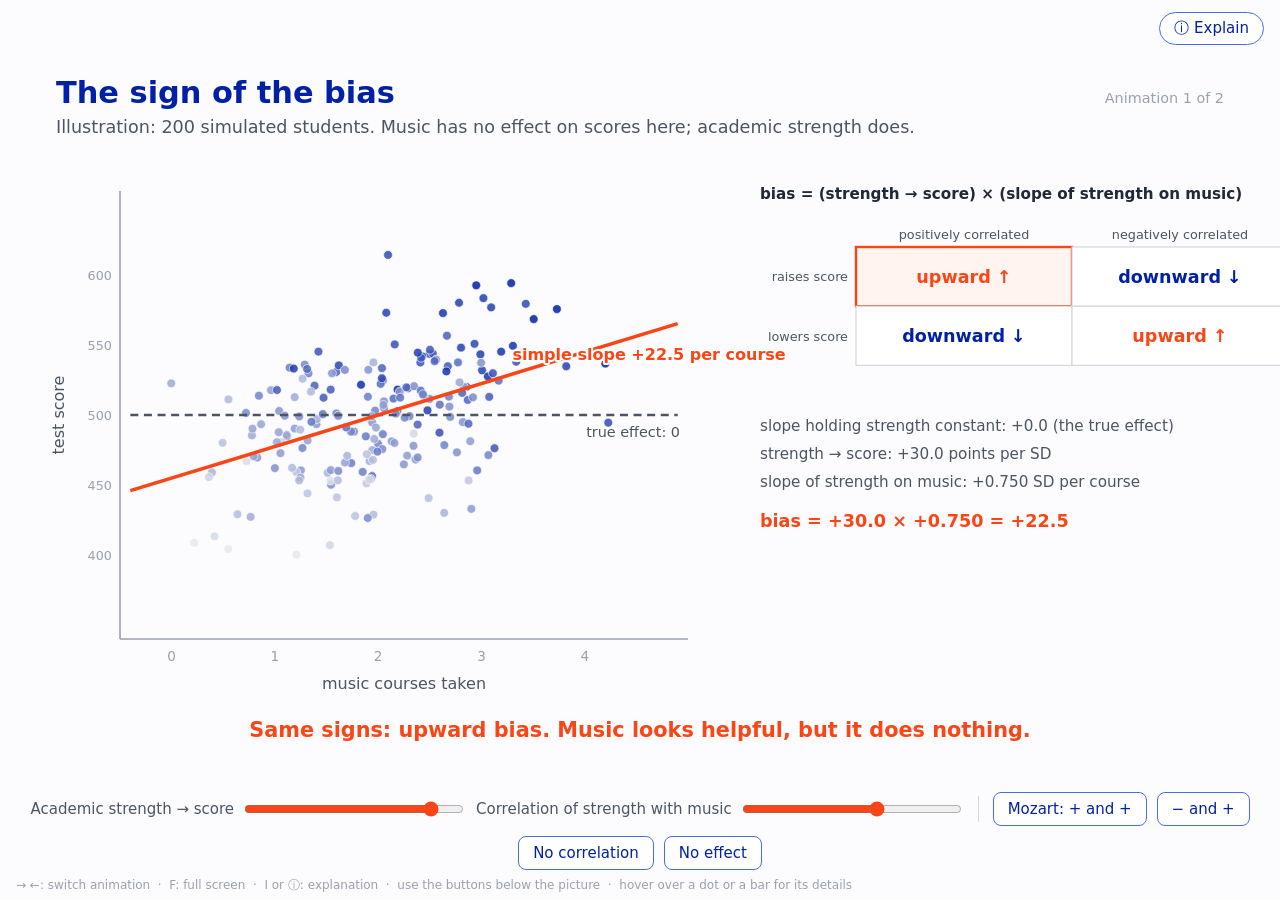
<file: teaching/omitted-variable-bias.html>
<!doctype html>
<html lang="en">
<head>
<meta charset="utf-8">
<title>Omitted Variable Bias</title>
<meta name="viewport" content="width=device-width, initial-scale=1">
<style>
  :root{ --blue:#0021A5; --soft:#4A6FD4; --orange:#FA4616; --ink:#4B5563; --grey:#9AA1AE; --bg:#FCFCFE; }
  html,body{margin:0;height:100%;background:var(--bg);font-family:"Segoe UI",system-ui,-apple-system,Helvetica,Arial,sans-serif;overflow:hidden;color:var(--ink)}
  #stage{position:absolute;inset:0 0 86px 0;display:flex;align-items:center;justify-content:center}
  svg{width:100vw;height:calc(56.25vw);max-height:calc(100vh - 86px);max-width:calc((100vh - 86px)*1.7778);user-select:none}
  #controls{position:fixed;left:0;right:0;bottom:30px;display:flex;gap:10px;justify-content:center;align-items:center;flex-wrap:wrap;padding:0 16px}
  #controls button{font:inherit;font-size:15px;padding:7px 14px;border-radius:8px;border:1.5px solid var(--soft);background:#fff;color:var(--blue);cursor:pointer}
  #controls button.on{background:var(--blue);color:#fff;border-color:var(--blue)}
  #controls label{font-size:15px;display:flex;align-items:center;gap:8px}
  #controls input[type=range]{width:220px;accent-color:var(--orange)}
  #controls .sep{width:1px;height:26px;background:#D4D8DE;margin:0 4px}
  #help{position:fixed;left:16px;bottom:6px;font-size:12px;color:var(--grey)}
  #tip{position:fixed;z-index:6;pointer-events:none;display:none;max-width:320px;background:#fff;border:1.5px solid #D4D8DE;border-radius:8px;box-shadow:0 4px 14px rgba(0,0,0,0.12);padding:8px 11px;font-size:15px;line-height:1.4;color:var(--ink)}
  text{font-family:"Segoe UI",system-ui,-apple-system,Helvetica,Arial,sans-serif}
  #infoBtn{position:fixed;top:12px;right:16px;z-index:5;font:inherit;font-size:15px;padding:6px 14px;border-radius:20px;border:1.5px solid var(--soft);background:#fff;color:var(--blue);cursor:pointer}
  #infoBtn.on{background:var(--blue);color:#fff}
  #info{position:fixed;top:56px;right:16px;width:min(400px,90vw);max-height:calc(100vh - 160px);overflow:auto;z-index:4;background:rgba(255,255,255,0.97);border:1.5px solid #D4D8DE;border-radius:12px;box-shadow:0 8px 28px rgba(0,0,0,0.12);padding:16px 18px;font-size:15px;line-height:1.45;display:none}
  #info.show{display:block}
  #info h3{margin:12px 0 4px;font-size:13px;letter-spacing:0.04em;text-transform:uppercase;color:var(--grey)}
  #info h3:first-child{margin-top:0}
  #info p{margin:0 0 4px}
  #info .now{background:#FFF4EF;border-left:4px solid var(--orange);padding:8px 10px;border-radius:6px}
  @keyframes fadein{from{opacity:0}}
</style>
</head>
<body>
<div id="stage"><svg id="svg" viewBox="0 0 1600 900" xmlns="http://www.w3.org/2000/svg"></svg></div>
<div id="controls"></div>
<button id="infoBtn" title="Show or hide the explanation (I)">&#9432; Explain</button>
<div id="info"><h3>The data</h3><p id="iStudy"></p><h3>What to do</h3><p id="iDo"></p><h3>Look for</h3><p id="iLook"></p><h3>What you are seeing now</h3><p id="iNow" class="now"></p></div>
<div id="tip"></div>
<div id="help">&rarr; &larr;: switch animation &nbsp;·&nbsp; F: full screen &nbsp;·&nbsp; I or &#9432;: explanation &nbsp;·&nbsp; use the buttons below the picture &nbsp;·&nbsp; hover over a dot or a bar for its details</div>
<script>
/* 88 houses sold in the Boston area in 1990 (Wooldridge, Introductory Econometrics, hprice1).
   Each row: [sale price in $1000s, bedrooms, size in square feet]. */
const H=[[300.000,4,2438],[370.000,3,2076],[191.000,3,1374],[195.000,3,1448],[373.000,4,2514],[466.275,5,2754],[332.500,3,2067],[315.000,3,1731],[206.000,3,1767],[240.000,3,1890],[285.000,4,2336],[300.000,5,2634],[405.000,3,3375],[212.000,3,1899],[265.000,3,2312],[227.400,4,1760],[240.000,4,2000],[285.000,3,1774],[268.000,3,1376],[310.000,4,1835],[266.000,3,2048],[270.000,3,2124],[225.000,3,1768],[150.000,4,1732],[247.000,3,1440],[275.000,3,1932],[230.000,3,1932],[343.000,3,2106],[477.500,7,3529],[350.000,4,2051],[230.000,4,1573],[335.000,4,2829],[251.000,3,1630],[235.000,4,1840],[361.000,4,2066],[190.000,4,1702],[360.000,4,2750],[575.000,5,3880],[209.001,4,1854],[225.000,2,1421],[246.000,3,1662],[713.500,5,3331],[248.000,4,1656],[230.000,3,1171],[375.000,5,2293],[265.000,3,1764],[313.000,3,2768],[417.500,4,3733],[253.000,3,1536],[315.000,4,1638],[264.000,3,1972],[255.000,2,1478],[210.000,3,1408],[180.000,3,1812],[250.000,3,1722],[250.000,4,1780],[209.000,4,1674],[258.000,4,1850],[289.000,3,1925],[316.000,4,2343],[225.000,3,1567],[266.000,4,1664],[310.000,6,1386],[471.250,5,2617],[335.000,4,2321],[495.000,4,2638],[279.500,4,1915],[380.000,4,2589],[325.000,4,2709],[220.000,3,1587],[215.000,3,1694],[240.000,3,1536],[725.000,5,3662],[230.000,3,1736],[306.000,2,2205],[425.000,3,1502],[318.000,4,1696],[330.000,3,2186],[246.000,4,1928],[225.000,3,1294],[111.000,4,1535],[268.125,3,1980],[244.000,4,2090],[295.000,3,1837],[236.000,3,1715],[202.500,3,1574],[219.000,2,1185],[242.000,4,1774]];
const RND=[-1.015009,-0.079637,-0.232987,-0.817268,0.772091,-0.165612,0.972874,1.716534,0.255237,0.366581,1.180789,0.643192,1.295322,0.187918,1.591205,-0.055179,0.838471,0.159370,0.625954,0.633585,0.681028,-0.682033,-0.723257,1.673526,-0.595756,1.159844,0.117422,0.259221,0.382362,-0.711482,-1.177570,-0.960167,-0.878952,-3.556136,-1.416750,-0.448769,-0.775968,-0.831828,0.051830,-0.616551,0.254397,-0.331520,-0.206319,1.215337,1.892056,0.074194,1.751696,-0.231487,0.543452,-0.989001,0.315531,2.442327,0.549693,-0.029243,-0.830783,1.246434,-1.375755,-0.331108,0.980911,2.190771,0.030546,-0.785517,0.325441,-0.880844,0.209326,0.151033,-0.343479,0.905878,0.918955,-0.555987,0.560235,-1.792418,-1.565417,-3.320319,0.154722,-0.364627,-2.433684,0.336464,-0.640453,1.821120,-1.846723,0.641717,1.185525,-0.177688,-1.286126,0.463451,0.880666,0.139422];
const C={blue:"#0021A5",soft:"#4A6FD4",orange:"#FA4616",ink:"#4B5563",grey:"#9AA1AE",pale:"#E5E7EB",dark:"#1F2937"};
const NS="http://www.w3.org/2000/svg", svg=document.getElementById("svg"), ctl=document.getElementById("controls");
function el(tag,a,p){const e=document.createElementNS(NS,tag);for(const k in a)e.setAttribute(k,a[k]);(p||svg).appendChild(e);return e;}
function txt(x,y,s,a,p){const e=el("text",Object.assign({x,y,"font-size":22,fill:C.ink},a||{}),p);e.textContent=s;return e;}
const HALO={stroke:"#fff","stroke-width":5,"paint-order":"stroke","stroke-linejoin":"round"};
function ez(dt,tau){return 1-Math.exp(-dt/tau);}
function ease(t){return t<0.5?4*t*t*t:1-Math.pow(-2*t+2,3)/2;}
function rng(seed){let s=seed>>>0;return()=>{s=(s*1664525+1013904223)>>>0;return s/4294967296;};}
function normal(r){let u=0,v=0;while(u===0)u=r();v=r();return Math.sqrt(-2*Math.log(u))*Math.cos(2*Math.PI*v);}
function header(t,s,n){txt(70,70,t,{"font-size":38,"font-weight":700,fill:C.blue});txt(70,108,s,{"font-size":22,fill:C.ink});txt(1530,70,"Animation "+n+" of 2",{"font-size":18,fill:C.grey,"text-anchor":"end"});}
const tipEl=document.getElementById("tip");
function showTip(e,h){tipEl.innerHTML=h;tipEl.style.display="block";tipEl.style.left=Math.min(e.clientX+16,window.innerWidth-340)+"px";tipEl.style.top=Math.min(e.clientY+16,window.innerHeight-170)+"px";}
function hideTip(){tipEl.style.display="none";}
function hoverTip(node,fn){node.style.cursor="help";node.addEventListener("mousemove",e=>showTip(e,fn()));node.addEventListener("mouseleave",hideTip);}
let capEl=null;function caption(s,col){if(!capEl)return;capEl.textContent=s;capEl.setAttribute("fill",col||C.dark);}
function makeCaption(y){capEl=txt(800,y||862,"",{"font-size":26,"text-anchor":"middle","font-weight":600});}
function button(label,fn,on){const b=document.createElement("button");b.textContent=label;if(on)b.classList.add("on");b.onclick=()=>fn(b);ctl.appendChild(b);return b;}
function group(btns){btns.forEach(b=>b.addEventListener("click",()=>{btns.forEach(x=>x.classList.remove("on"));b.classList.add("on");}));}
function sep(){const s=document.createElement("span");s.className="sep";ctl.appendChild(s);}
function slider(label,min,max,val,step,fn){const l=document.createElement("label");l.textContent=label;const r=document.createElement("input");r.type="range";r.min=min;r.max=max;r.value=val;r.step=step;r.oninput=()=>fn(+r.value);l.appendChild(r);ctl.appendChild(l);return r;}
const infoEl=document.getElementById("info"),infoBtn=document.getElementById("infoBtn");
function toggleInfo(){infoEl.classList.toggle("show");infoBtn.classList.toggle("on");}
infoBtn.onclick=toggleInfo;
function setInfo(o){document.getElementById("iStudy").innerHTML=o.study;document.getElementById("iDo").innerHTML=o.todo;document.getElementById("iLook").innerHTML=o.look;lastNow="";}
let lastNow="";function explain(h){if(h===lastNow)return;lastNow=h;document.getElementById("iNow").innerHTML=h;}
// colour by size: soft blue (1,200 sq ft) to orange (3,000 sq ft or more)
const SOFT=[74,111,212],ORNG=[250,70,22];
function sizeRGB(q){const t=Math.min(1,Math.max(0,(q-1200)/1800));return SOFT.map((v,i)=>v+(ORNG[i]-v)*t);}
function rgb(a){return "rgb("+a.map(Math.round).join(",")+")";}
function sizeColor(q){return rgb(sizeRGB(q));}
// OLS by the normal equations (columns of X include the intercept)
function ols(X,y){const k=X.length,n=y.length;const A=[...Array(k)].map(()=>Array(k+1).fill(0));
  for(let a=0;a<k;a++){for(let b=0;b<k;b++){let s=0;for(let i=0;i<n;i++)s+=X[a][i]*X[b][i];A[a][b]=s;}let s=0;for(let i=0;i<n;i++)s+=X[a][i]*y[i];A[a][k]=s;}
  for(let c=0;c<k;c++){let p=c;for(let r=c+1;r<k;r++)if(Math.abs(A[r][c])>Math.abs(A[p][c]))p=r;[A[c],A[p]]=[A[p],A[c]];
    for(let r=0;r<k;r++)if(r!==c){const f=A[r][c]/A[c][c];for(let q=c;q<=k;q++)A[r][q]-=f*A[c][q];}}
  const beta=A.map((r,i)=>r[k]/r[i]);const fit=y.map((_,i)=>beta.reduce((s,bb,a)=>s+bb*X[a][i],0));return {beta,fit};}
const N=H.length, PR=H.map(h=>h[0]), BD=H.map(h=>h[1]), SQ=H.map(h=>h[2]);
const mean=a=>a.reduce((s,v)=>s+v,0)/a.length;
const ONE=Array(N).fill(1), YBAR=mean(PR), BBAR=mean(BD);
const M1=ols([ONE,BD],PR), M2=ols([ONE,BD,SQ],PR);
const f1=(v,d)=>v.toFixed(d===undefined?1:d);
const sgn=(v,d)=>(v>=0?"+":"−")+Math.abs(v).toFixed(d===undefined?1:d);
function fmtInt(v){return Math.round(v).toLocaleString("en-US");}
function money(p){return "$"+fmtInt(p*1000);}
function kk(p){return "$"+Math.round(p)+"k";}
function houseTip(i){return "<b>House "+(i+1)+"</b><br>"+BD[i]+" bedrooms, "+fmtInt(SQ[i])+" sq ft<br>sold for "+money(PR[i]);}
// a house icon one unit wide, centred near (0,0)
const HOUSE="M-0.62,0.03 L0,-0.5 L0.62,0.03 Z M-0.47,0 L0.47,0 L0.47,0.52 L-0.47,0.52 Z", DOOR="M-0.09,0.52 L-0.09,0.27 L0.09,0.27 L0.09,0.52 Z";

/* =====================================================================
   NOT SHOWN since Nov 2: where the $62,000 comes from (houses)
   ===================================================================== */
const S0={};
S0.build=function(){
  header("Where the $62,000 comes from","88 houses sold in the Boston area, 1990. Size is omitted from the regression of price on bedrooms.",1);
  setInfo({study:"88 houses sold in the Boston area in 1990. Each dot is one house: across is its number of bedrooms (spread a little so the dots do not overlap), up is its sale price or its size. Colour shows size: blue for small houses, orange for big ones. Prices are in $1000s.",
    todo:"Click the four steps in order. Hover over a house for its details, and over the bar pieces on the right.",
    look:"Step 1: the simple regression says +62.0 per bedroom. Step 2: houses with more bedrooms are bigger, about 365 sq ft per bedroom. Step 3: holding size constant, the slope is only 15.2. Step 4: the gap, 46.7, is the size slope (0.128) times 365: the estimated omitted variable bias."});
  const AUX=ols([ONE,BD],SQ);
  const b1=M1.beta[1],c1=M2.beta[1],c2=M2.beta[2],d1=AUX.beta[1],SQBAR=mean(SQ);
  // the split uses the rounded numbers shown on the slide: 0.128 x 365 = 46.7
  const C1r=+c1.toFixed(1),C2r=+c2.toFixed(3),D1r=Math.round(d1),BIAS=+(C2r*D1r).toFixed(1);
  const X0=150,X1=880,Y0=740,Y1=180;
  const bx=v=>X0+(v-1.4)/(7.6-1.4)*(X1-X0);
  const yP=v=>Y0-(v-100)/(750-100)*(Y0-Y1), yS=v=>Y0-(v-1000)/(4000-1000)*(Y0-Y1);
  const JIT=H.map((h,i)=>((i*37)%9-4)*0.055);
  const gAx=el("g",{});
  el("line",{x1:X0,y1:Y0,x2:X1,y2:Y0,stroke:C.grey,"stroke-width":2},gAx);el("line",{x1:X0,y1:Y0,x2:X0,y2:Y1,stroke:C.grey,"stroke-width":2},gAx);
  [2,3,4,5,6,7].forEach(b=>txt(bx(b),Y0+28,String(b),{"font-size":17,fill:C.grey,"text-anchor":"middle"},gAx));
  txt((X0+X1)/2,Y0+62,"bedrooms",{"font-size":20,"text-anchor":"middle"},gAx);
  const gYP=el("g",{}),gYS=el("g",{});
  [200,300,400,500,600,700].forEach(v=>txt(X0-10,yP(v)+6,"$"+v+"k",{"font-size":16,fill:C.grey,"text-anchor":"end"},gYP));
  [1500,2000,2500,3000,3500].forEach(v=>txt(X0-10,yS(v)+6,fmtInt(v),{"font-size":16,fill:C.grey,"text-anchor":"end"},gYS));
  const yl=(s,g)=>txt(X0-82,(Y0+Y1)/2,s,{"font-size":20,"text-anchor":"middle",transform:"rotate(-90 "+(X0-82)+" "+(Y0+Y1)/2+")"},g);
  yl("sale price",gYP);yl("size (sq ft)",gYS);
  const lA=el("line",{stroke:C.dark,"stroke-width":3}),lB=el("line",{stroke:C.dark,"stroke-width":3}),lC=el("line",{stroke:C.blue,"stroke-width":4});
  const tA=txt(0,0,"",{"font-size":20,"font-weight":700,fill:C.dark}),tB=txt(0,0,"",{"font-size":20,"font-weight":700,fill:C.dark}),tC=txt(0,0,"",{"font-size":20,"font-weight":700,fill:C.blue});
  [tA,tB,tC].forEach(t=>Object.entries(HALO).forEach(([k,v])=>t.setAttribute(k,v)));
  const gP=el("g",{});
  const pts=H.map((h,i)=>{const c=el("circle",{r:6.5,fill:sizeColor(SQ[i]),"fill-opacity":0.8,stroke:"#fff","stroke-width":1},gP);hoverTip(c,()=>houseTip(i));return c;});
  // right panel: the decomposition
  const RX=990,gR=el("g",{});
  el("rect",{x:RX-20,y:160,width:590,height:560,rx:12,fill:"#fff",stroke:"#D4D8DE","stroke-width":1.5},gR);
  txt(RX,200,"Split the simple slope",{"font-size":22,"font-weight":700,fill:C.blue},gR);
  const lines=[
    {s:"simple slope (price on bedrooms): "+f1(b1),y:250},
    {s:"extra size per bedroom: "+fmtInt(d1)+" sq ft",y:295},
    {s:"slope holding size constant: "+f1(c1),y:340},
    {s:"size slope (per sq ft, $1000s): "+c2.toFixed(3),y:385},
    {s:"estimated bias = "+C2r.toFixed(3)+" × "+D1r+" = "+f1(BIAS),y:445},
    {s:f1(C1r)+" + "+f1(BIAS)+" = "+f1(C1r+BIAS)+", about the simple slope "+f1(b1),y:490}];
  const LT=lines.map(L=>txt(RX,L.y,L.s,{"font-size":20,fill:C.ink},gR));
  LT.forEach(t=>{t.style.transition="opacity .5s";t.style.opacity=0;});
  const BW=520,sc=BW/b1;
  const barC=el("rect",{x:RX,y:560,width:0,height:46,rx:4,fill:C.blue},gR),barB=el("rect",{x:RX,y:560,width:0,height:46,rx:4,fill:C.orange},gR);
  const vC=txt(RX,591,"",{"font-size":19,fill:"#fff","font-weight":700,"text-anchor":"middle"},gR),vB=txt(RX,591,"",{"font-size":19,fill:"#fff","font-weight":700,"text-anchor":"middle"},gR);
  const nC=txt(RX,640,"a bedroom",{"font-size":17,fill:C.blue},gR),nB=txt(RX,640,"the extra space that comes with it",{"font-size":17,fill:C.orange},gR);
  hoverTip(barC,()=>"<b>Slope holding size constant</b><br>"+f1(c1)+" ($1000s per bedroom)");
  hoverTip(barB,()=>"<b>Estimated omitted variable bias</b><br>size slope × extra size per bedroom<br>= "+C2r.toFixed(3)+" × "+D1r+" = "+f1(BIAS));
  const st={step:1,v:0,tv:0,a:1,ta:1,b:0,tb:0,c:0,tc:0,bar:0,tbar:0};
  makeCaption();
  function go(n){st.step=n;st.tv=n===2?1:0;st.ta=n===2?0:(n>=3?0.25:1);st.tb=n===2?1:0;st.tc=n>=3?1:0;st.tbar=n>=4?1:0;
    const vis=[[0],[0,1],[0,1,2,3],[0,1,2,3,4,5]][n-1];LT.forEach((t,k)=>t.style.opacity=vis.includes(k)?1:0);
    LT.forEach((t,k)=>{t.setAttribute("fill",(n===4&&k>=4)?C.orange:C.ink);t.setAttribute("font-weight",(n===4&&k>=4)?700:400);});}
  const sb=[button("1 · Price on bedrooms",()=>go(1),true),button("2 · Size on bedrooms",()=>go(2)),button("3 · Hold size constant",()=>go(3)),button("4 · Split the 62.0",()=>go(4))];group(sb);
  function setLine(l,t,f,yf,lab,op,pos){l.setAttribute("x1",bx(1.6));l.setAttribute("y1",yf(f(1.6)));l.setAttribute("x2",bx(7.4));l.setAttribute("y2",yf(f(7.4)));l.style.opacity=op.toFixed(3);
    t.textContent=lab;t.setAttribute("x",bx(pos)+12);t.setAttribute("y",yf(f(pos))-14);t.style.opacity=op.toFixed(3);}
  S0.frame=function(dt){
    const k=ez(dt,0.38);["v","a","b","c","bar"].forEach(q=>st[q]+=(st["t"+q]-st[q])*k);
    const e=ease(Math.min(1,Math.max(0,st.v)));
    gYP.style.opacity=(1-e).toFixed(3);gYS.style.opacity=e.toFixed(3);
    pts.forEach((c,i)=>{c.setAttribute("cx",bx(BD[i]+JIT[i]));c.setAttribute("cy",yP(PR[i])+(yS(SQ[i])-yP(PR[i]))*e);});
    setLine(lA,tA,b=>M1.beta[0]+b1*b,yP,"slope +"+f1(b1),st.a*(1-e),6.3);
    setLine(lB,tB,b=>AUX.beta[0]+d1*b,yS,"+"+fmtInt(d1)+" sq ft per bedroom",st.b*e,5.0);
    setLine(lC,tC,b=>M2.beta[0]+c1*b+c2*SQBAR,yP,"holding size constant: +"+f1(c1),st.c*(1-e),5.4);
    const wC=C1r*sc*st.bar,wB=BIAS*sc*st.bar;
    barC.setAttribute("width",Math.max(0,wC));barB.setAttribute("x",RX+wC);barB.setAttribute("width",Math.max(0,wB));
    vC.setAttribute("x",RX+wC/2);vC.textContent=st.bar>0.6?f1(C1r):"";vB.setAttribute("x",RX+wC+wB/2);vB.textContent=st.bar>0.6?f1(BIAS):"";
    nC.style.opacity=nB.style.opacity=st.bar.toFixed(3);nB.setAttribute("x",RX+wC+8);
    const s=st.step;
    if(s===1){caption("Price on bedrooms: +$62,000 per bedroom.");explain("The simple regression of price on bedrooms. The line rises $62,000 per bedroom. But the dots turn orange as you move right: houses with more bedrooms are bigger.");}
    if(s===2){caption("Houses with more bedrooms are bigger: about 365 sq ft per bedroom.");explain("The dots move: up is now size, not price. The regression of size on bedrooms rises about 365 sq ft per bedroom. Size is correlated with bedrooms: condition 2 for omitted variable bias.");}
    if(s===3){caption("Holding size constant: +$15,200 per bedroom.",C.blue);explain("The blue line is the multiple regression slope on bedrooms, drawn at the average size: +15.2. The grey line is the old +62.0. Size also raises price (0.128 per sq ft, holding bedrooms constant): condition 1.");}
    if(s===4){caption("62.0 = 15.2 + 0.128 × 365: the estimated bias is about 46.7.",C.orange);explain("Each extra bedroom comes with about 365 more sq ft, and each sq ft is associated with $128 more. So 0.128 × 365 = 46.7 of the 62.0 is the extra space, not the bedroom. That 46.7 is our estimate of the omitted variable bias.");}
  };
  go(1);
};

/* =====================================================================
   ANIMATION 1: the sign of the bias (simulated students)
   ===================================================================== */
const S1={};
S1.build=function(){
  header("The sign of the bias","Illustration: 200 simulated students. Music has no effect on scores here; academic strength does.",1);
  setInfo({study:"Simulated data, not real students. Each dot is a student: across is the number of optional music courses taken, up is the test score. Dark dots are academically stronger students, pale dots weaker ones. In these data music has no effect at all; only academic strength moves scores.",
    todo:"Move the two sliders, or click a preset. The first slider sets how much academic strength raises (or lowers) scores. The second sets how strongly academic strength is correlated with taking music. Hover over the lines and the table cells.",
    look:"The dashed line is the true effect of music: zero. The orange line is the simple regression of score on music. It tilts up when the two signs agree and down when they differ. When either knob is at 0, the two lines coincide: no bias."});
  const n=200,r=rng(7);let Z=[],E1=[],E2=[];for(let i=0;i<n;i++){Z.push(normal(r));E1.push(normal(r));E2.push(normal(r));}
  const ONEn=Array(n).fill(1);
  // make the draws exactly uncorrelated in this sample, so a knob at 0 gives exactly no bias
  const std=v=>{const m=mean(v),s=Math.sqrt(mean(v.map(x=>(x-m)**2)));return v.map(x=>(x-m)/s);};
  const res=(y,cols)=>{const f=ols([ONEn,...cols],y).fit;return y.map((v,i)=>v-f[i]);};
  Z=std(Z);E1=std(res(E1,[Z]));E2=std(res(E2,[Z,E1]));
  const st={g:30,rho:0.6};
  function sim(g,rho){const X=Z.map((z,i)=>2+0.8*(rho*z+Math.sqrt(1-rho*rho)*E1[i])),Y=Z.map((z,i)=>500+g*z+25*E2[i]);
    const s=ols([ONEn,X],Y),m=ols([ONEn,X,Z],Y),a=ols([ONEn,X],Z);return {X,Y,b:s.beta[1],a0:s.beta[0],c1:m.beta[1],c2:m.beta[2],d:a.beta[1],ybar:mean(Y),xbar:mean(X)};}
  let tgt=sim(st.g,st.rho),cur={X:tgt.X.slice(),Y:tgt.Y.slice(),b:tgt.b,a0:tgt.a0,c1:tgt.c1,c2:tgt.c2,d:tgt.d,ybar:tgt.ybar,xbar:tgt.xbar};
  const X0=150,X1=860,Y0=740,Y1=180,px=v=>X0+(v+0.5)/5.5*(X1-X0),py=v=>Y0-(v-340)/(660-340)*(Y0-Y1);
  const gAx=el("g",{});
  el("line",{x1:X0,y1:Y0,x2:X1,y2:Y0,stroke:C.grey,"stroke-width":2},gAx);el("line",{x1:X0,y1:Y0,x2:X0,y2:Y1,stroke:C.grey,"stroke-width":2},gAx);
  [0,1,2,3,4].forEach(v=>txt(px(v),Y0+28,String(v),{"font-size":17,fill:C.grey,"text-anchor":"middle"},gAx));
  [400,450,500,550,600].forEach(v=>txt(X0-10,py(v)+6,String(v),{"font-size":16,fill:C.grey,"text-anchor":"end"},gAx));
  txt((X0+X1)/2,Y0+62,"music courses taken",{"font-size":20,"text-anchor":"middle"},gAx);
  txt(X0-70,(Y0+Y1)/2,"test score",{"font-size":20,"text-anchor":"middle",transform:"rotate(-90 "+(X0-70)+" "+(Y0+Y1)/2+")"},gAx);
  const clip=el("clipPath",{id:"pl"});el("rect",{x:X0,y:Y1-20,width:X1-X0,height:Y0-Y1+20},clip);
  const gP=el("g",{"clip-path":"url(#pl)"});
  const pts=Z.map((z,i)=>{const t=Math.min(1,Math.max(0,(z+2)/4));const c=el("circle",{r:5.5,fill:rgb([229-(229-0)*t,231-(231-33)*t,235-(235-165)*t]),"fill-opacity":0.85,stroke:"#fff","stroke-width":0.8},gP);
    hoverTip(c,()=>"<b>Student "+(i+1)+"</b><br>academic strength: "+sgn(z,2)+" SD<br>music courses: "+f1(cur.X[i])+"<br>test score: "+Math.round(cur.Y[i]));return c;});
  const lT=el("line",{stroke:C.ink,"stroke-width":3,"stroke-dasharray":"10 7"},gP),lS=el("line",{stroke:C.orange,"stroke-width":4.5},gP);
  hoverTip(lT,()=>"<b>True effect of music</b>: 0<br>(music does nothing in these data)");
  hoverTip(lS,()=>"<b>Simple regression of score on music</b><br>slope "+sgn(cur.b)+" points per course");
  const tS=txt(0,0,"",{"font-size":20,"font-weight":700,fill:C.orange});Object.entries(HALO).forEach(([k,v])=>tS.setAttribute(k,v));
  const tT=txt(X1-10,0,"true effect: 0",{"font-size":18,fill:C.ink,"text-anchor":"end"});Object.entries(HALO).forEach(([k,v])=>tT.setAttribute(k,v));
  // right: sign table and the split
  const RX=950,gR=el("g",{});
  txt(RX,190,"bias = (strength → score) × (slope of strength on music)",{"font-size":19,"font-weight":600,fill:C.dark},gR);
  const cw=270,ch=74,tx=RX+120,ty=250;
  txt(tx+cw/2,ty-10,"positively correlated",{"font-size":16,fill:C.ink,"text-anchor":"middle"},gR);txt(tx+cw*1.5,ty-10,"negatively correlated",{"font-size":16,fill:C.ink,"text-anchor":"middle"},gR);
  txt(tx-10,ty+ch/2+6,"raises score",{"font-size":16,fill:C.ink,"text-anchor":"end"},gR);txt(tx-10,ty+ch*1.5+6,"lowers score",{"font-size":16,fill:C.ink,"text-anchor":"end"},gR);
  const cells=[];[[0,0,"upward ↑",C.orange],[1,0,"downward ↓",C.blue],[0,1,"downward ↓",C.blue],[1,1,"upward ↑",C.orange]].forEach(([c,rw,s,col])=>{
    const R=el("rect",{x:tx+c*cw,y:ty+rw*ch,width:cw,height:ch,fill:"#fff",stroke:"#D4D8DE","stroke-width":1.5},gR);
    const T=txt(tx+c*cw+cw/2,ty+rw*ch+ch/2+8,s,{"font-size":22,"font-weight":700,fill:col,"text-anchor":"middle"},gR);
    hoverTip(R,()=>"Strength "+(rw===0?"raises":"lowers")+" scores and is "+(c===0?"positively":"negatively")+" correlated with music:<br>the simple slope is biased <b>"+(s.split(" ")[0])+"</b>.");cells.push({R,T,c,rw});});
  const nums=[txt(RX,480,"",{"font-size":19,fill:C.ink},gR),txt(RX,515,"",{"font-size":19,fill:C.ink},gR),txt(RX,550,"",{"font-size":19,fill:C.ink},gR),txt(RX,600,"",{"font-size":22,"font-weight":700,fill:C.orange},gR)];
  makeCaption();
  const gS=slider("Academic strength → score",-40,40,st.g,5,v=>{st.g=v;tgt=sim(st.g,st.rho);});
  const rS=slider("Correlation of strength with music",-0.8,0.8,st.rho,0.1,v=>{st.rho=v;tgt=sim(st.g,st.rho);});
  sep();
  [["Mozart: + and +",30,0.6],["− and +",-30,0.6],["No correlation",30,0],["No effect",0,0.6]].forEach(([l,g,rho])=>button(l,()=>{st.g=g;st.rho=rho;gS.value=g;rS.value=rho;tgt=sim(g,rho);}));
  S1.frame=function(dt){
    const s0=(v,d)=>sgn(+v.toFixed(d===undefined?1:d)||0,d);
    const k=ez(dt,0.32);
    for(let i=0;i<n;i++){cur.X[i]+=(tgt.X[i]-cur.X[i])*k;cur.Y[i]+=(tgt.Y[i]-cur.Y[i])*k;pts[i].setAttribute("cx",px(cur.X[i]));pts[i].setAttribute("cy",py(cur.Y[i]));}
    ["b","a0","c1","c2","d","ybar","xbar"].forEach(q=>cur[q]+=(tgt[q]-cur[q])*k);
    const yT=py(cur.ybar);lT.setAttribute("x1",px(-0.4));lT.setAttribute("x2",px(4.9));lT.setAttribute("y1",yT);lT.setAttribute("y2",yT);tT.setAttribute("y",yT+28);
    const f=x=>cur.a0+cur.b*x;lS.setAttribute("x1",px(-0.4));lS.setAttribute("y1",py(f(-0.4)));lS.setAttribute("x2",px(4.9));lS.setAttribute("y2",py(f(4.9)));
    tS.textContent="simple slope "+s0(cur.b)+" per course";tS.setAttribute("x",px(3.3));tS.setAttribute("y",py(f(3.3))-(cur.b>=0?18:-34));
    const g=st.g,rho=st.rho,act=(g===0||Math.abs(rho)<0.05)?null:{c:rho>0?0:1,rw:g>0?0:1};
    cells.forEach(o=>{const on=act&&o.c===act.c&&o.rw===act.rw;o.R.setAttribute("fill",on?"#FFF4EF":"#fff");o.R.setAttribute("stroke",on?C.orange:"#D4D8DE");o.R.setAttribute("stroke-width",on?3:1.5);});
    nums[0].textContent="slope holding strength constant: "+s0(cur.c1)+"  (the true effect)";
    nums[1].textContent="strength → score: "+s0(cur.c2)+" points per SD";
    nums[2].textContent="slope of strength on music: "+s0(cur.d,3)+" SD per course";
    nums[3].textContent="bias = "+s0(cur.c2)+" × "+s0(cur.d,3)+" = "+s0(cur.c2*cur.d);
    if(!act){caption("One knob at zero: no omitted variable bias.",C.dark);explain("When academic strength does not affect scores, or is uncorrelated with music, leaving it out does not bias the slope. The orange line stays on the dashed line (up to chance).");}
    else{const up=(act.c===act.rw);caption(up?"Same signs: upward bias. Music looks helpful, but it does nothing.":"Opposite signs: downward bias. Music looks harmful, but it does nothing.",up?C.orange:C.blue);
      explain("Academic strength "+(g>0?"raises":"lowers")+" scores and is "+(rho>0?"positively":"negatively")+" correlated with taking music. Leaving it out, the simple slope picks up its effect: bias = "+s0(cur.c2)+" × "+s0(cur.d,3)+" ≈ "+s0(cur.c2*cur.d)+" points per course, though music's true effect is 0.");}
  };
};

/* =====================================================================
   ANIMATION 2: which way is the bias? ideal experiment, then selection
   ===================================================================== */
const VISITED=new Set();
const S2={};
S2.build=function(){
  header("From the ideal experiment to omitted variable bias","Six cases, step by step. Made-up data and made-up numbers, chosen only to show how the bias works.",2);
  setInfo({study:"Made-up data, not real studies. Each dot is one person or product. Dark means a high value of the omitted variable Z, pale a low value. We do not measure Z exactly here: two groups are enough to show the bias.",
    todo:"Pick a case and click the six steps in order. Move the slider to increase X, in any step, and watch the mix of people and the numbers.",
    look:"In the ideal experiment a coin decides X, so both groups are mixed at every X, and the blue slope is the causal effect. With selection, raising X also changes the mix of Z, and Z has its own effect on Y. The orange slope is the causal effect plus that extra piece: the bias."});
  // col 0: Z and X positively correlated; row 0: Z raises Y. b: causal effect per unit of X. b2: dark minus pale at the same X. sg: sign of the correlation of Z and X
  const CASES=[
   {btn:"Education",y:"wages",x:"years of education",z:"ability",hi:"more able",lo:"less able",b:4,b2:32,sg:1,c:0,r:0,ent:"education, wages",
    zy:"Ability raises wages: at the same education, the more able earn more.",
    zx:"People choose: more able people get more education, so the dark dots move right.",
    intu:"People with more education also tend to be more able. Education gets the credit for what ability does, so its coefficient is too high."},
   {btn:"Home size",y:"home price",x:"home size",z:"distance from downtown",hi:"far out",lo:"close in",b:8,b2:-16,sg:1,c:0,r:1,ent:"home size, price",
    zy:"Distance lowers price: at the same size, a home farther out sells for less.",
    zx:"No coin decides this: bigger homes tend to be farther out, so the dark dots move right.",
    intu:"Bigger homes tend to sit in cheaper locations. Size gets the blame for the location, so its coefficient is too low."},
   {btn:"Studying",y:"GPA",x:"hours studying",z:"hours at a job",hi:"works more",lo:"works less",b:4,b2:-32,sg:-1,c:1,r:1,ent:"studying, GPA",
    zy:"Job hours lower GPA: at the same study hours, those who work more have lower GPAs.",
    zx:"Students choose: those who work more study less, so the dark dots move left.",
    intu:"Students who study more also work less, and working less helps GPA. Studying gets the credit for that, so its coefficient is too high."},
   {btn:"Tutoring",y:"exam score",x:"hours of tutoring",z:"prior grades",hi:"better grades",lo:"weaker grades",b:3,b2:32,sg:-1,c:1,r:0,ent:"tutoring, exam score",
    zy:"Better prior grades raise scores: at the same tutoring, stronger students score higher.",
    zx:"Students choose: those with weaker grades get more tutoring, so the dark dots move left.",
    intu:"The students who get tutoring were already behind. Tutoring gets the blame for that, so its coefficient is too low. It can even look harmful."},
   {btn:"Exercise",y:"lifespan",x:"hours of exercise",z:"smoking",hi:"smokes",lo:"does not smoke",b:4,b2:-32,sg:-1,c:1,r:1,ent:"exercise, lifespan",
    zy:"Smoking shortens life: at the same exercise, smokers live less long.",
    zx:"People choose: smokers exercise less, so the dark dots move left.",
    intu:"People who exercise more also smoke less. Exercise gets the credit for not smoking, so its coefficient is too high."},
   {btn:"Discounts",y:"units sold",x:"size of discount",z:"popularity",hi:"popular",lo:"not popular",b:8,b2:16,sg:-1,c:1,r:0,ent:"discounts, sales",
    zy:"Popular products sell more: at the same discount, they sell more units.",
    zx:"Stores choose: popular products get smaller discounts, so the dark dots move left.",
    intu:"Deep discounts go to products people were not buying anyway. The discount gets the blame for weak demand, so its coefficient is too low."}];
  const DELTA=0.25;
  // half dark, half pale; U is the coin, exactly balanced against Z; noise exactly uncorrelated with both
  const n=120,r=rng(11),Z=[...Array(n)].map((_,i)=>i%2?1:-1),U=[...Array(n)].map((_,i)=>i%4<2?1:-1);let E1=[],E2=[];for(let i=0;i<n;i++){E1.push(normal(r));E2.push(normal(r));}
  const ONEn=Array(n).fill(1);
  const std=v=>{const m=mean(v),s=Math.sqrt(mean(v.map(x=>(x-m)**2)));return v.map(x=>(x-m)/s);};
  const res=(y,cols)=>{const f=ols([ONEn,...cols],y).fit;return y.map((v,i)=>v-f[i]);};
  E1=std(res(E1,[Z,U]));E2=std(res(E2,[Z,U,E1]));
  // Y is shown on a 0 to 100 scale. Var(X) = 3 and Cov(X, dark) = 0.75, so the slope of dark on X is exactly 0.25
  function sim(c,ideal){const X=Z.map((z,i)=>5+1.5*(ideal?U[i]:c.sg*z)+Math.sqrt(.75)*E1[i]),Y=X.map((x,i)=>50+c.b*(x-5)+c.b2*(Z[i]/2)+4.5*E2[i]);return {X,Y};}
  const X0=130,X1=860,Y0=740,Y1=180,px=v=>X0+v/10*(X1-X0),py=v=>Y0-v/100*(Y0-Y1);
  const DARK="rgb(0,33,165)",PALE="rgb(170,188,235)";
  const gAx=el("g",{});
  el("line",{x1:X0,y1:Y0,x2:X1,y2:Y0,stroke:C.grey,"stroke-width":2},gAx);el("line",{x1:X0,y1:Y0,x2:X0,y2:Y1,stroke:C.grey,"stroke-width":2},gAx);
  [1,3,5,7,9].forEach(v=>txt(px(v),Y0+24,String(v),{"font-size":16,fill:C.grey,"text-anchor":"middle"},gAx));
  [20,40,60,80].forEach(v=>txt(X0-10,py(v)+6,String(v),{"font-size":16,fill:C.grey,"text-anchor":"end"},gAx));
  const tX=txt((X0+X1)/2,Y0+50,"",{"font-size":19,"text-anchor":"middle"},gAx);
  const tY=txt(X0-60,(Y0+Y1)/2,"",{"font-size":19,"text-anchor":"middle",transform:"rotate(-90 "+(X0-60)+" "+(Y0+Y1)/2+")"},gAx);
  const clip=el("clipPath",{id:"pc"});el("rect",{x:X0,y:Y1-20,width:X1-X0,height:Y0-Y1+20},clip);
  const gP=el("g",{"clip-path":"url(#pc)"});
  const fade=(e,o)=>{e.style.transition="opacity .5s";e.style.opacity=o;};
  const pts=Z.map(z=>el("circle",{r:6.5,stroke:"#fff","stroke-width":1,fill:z>0?DARK:PALE},gP));
  const lHi=el("line",{stroke:DARK,"stroke-width":3,"stroke-dasharray":"11 7"},gP),lLo=el("line",{stroke:"#7F97DB","stroke-width":3,"stroke-dasharray":"11 7"},gP);
  const lT=el("line",{stroke:C.blue,"stroke-width":4.5},gP),lS=el("line",{stroke:C.orange,"stroke-width":5},gP);
  const mT=el("circle",{r:10,fill:C.blue,stroke:"#fff","stroke-width":2.5},gP),mS=el("circle",{r:10,fill:C.orange,stroke:"#fff","stroke-width":2.5},gP);
  const lab=(a)=>{const t=txt(0,0,"",Object.assign({"font-size":18,"font-weight":700},a));Object.entries(HALO).forEach(([k,v])=>t.setAttribute(k,v));return t;};
  const tHi=lab({fill:DARK}),tLo=lab({fill:"#5F7CCF"}),tT=lab({fill:C.blue}),tS=lab({fill:C.orange});
  hoverTip(lT,()=>"<b>Causal slope</b>: what the ideal experiment finds");hoverTip(lS,()=>"<b>Simple regression</b>: Y on X, leaving Z out");
  // the coin, or the choice
  const gCoin=el("g",{});el("circle",{cx:X0+45,cy:Y1+6,r:24,fill:C.orange},gCoin);txt(X0+45,Y1+15,"$",{"font-size":26,"font-weight":700,fill:"#fff","text-anchor":"middle"},gCoin);
  const tCoin=lab({"font-size":19,fill:C.ink,x:X0+80,y:Y1+13});
  // right: the arrow diagram
  const RX=950,gD=el("g",{});
  const arrow=(col,p)=>{const g=el("g",{},p),l=el("line",{stroke:col,"stroke-width":4},g),h=el("polygon",{fill:col},g);
    g.put=(x1,y1,x2,y2)=>{const a=Math.atan2(y2-y1,x2-x1),L=14;l.setAttribute("x1",x1);l.setAttribute("y1",y1);l.setAttribute("x2",x2-L*Math.cos(a));l.setAttribute("y2",y2-L*Math.sin(a));
      const q=[[x2,y2],[x2-L*Math.cos(a)+7*Math.sin(a),y2-L*Math.sin(a)-7*Math.cos(a)],[x2-L*Math.cos(a)-7*Math.sin(a),y2-L*Math.sin(a)+7*Math.cos(a)]];h.setAttribute("points",q.map(v=>v.join(",")).join(" "));};return g;};
  const dXY=arrow(C.blue,gD),dZY=arrow(C.orange,gD);dXY.put(RX+270,160,RX+380,186);dZY.put(RX+270,232,RX+380,206);
  const dZX=el("line",{x1:RX+135,y1:182,x2:RX+135,y2:210,stroke:C.orange,"stroke-width":3,"stroke-dasharray":"6 4"},gD);
  const box=(x,y,w,col)=>{el("rect",{x,y,width:w,height:44,rx:8,fill:"#fff",stroke:col,"stroke-width":2.5},gD);return txt(x+w/2,y+29,"",{"font-size":18,"font-weight":700,fill:col,"text-anchor":"middle"},gD);};
  const bX=box(RX,138,270,C.blue),bZ=box(RX,210,270,C.orange),bY=box(RX+380,174,220,C.grey);
  const sZY=txt(RX+335,246,"",{"font-size":32,"font-weight":700,fill:C.orange,"text-anchor":"middle"},gD),sZX=txt(RX+105,206,"",{"font-size":32,"font-weight":700,fill:C.orange,"text-anchor":"middle"},gD);
  // right: who is at this X
  const gI=el("g",{});
  const tLeg=txt(RX,284,"",{"font-size":17,fill:C.ink},gI);
  const row=(y)=>{const lb=txt(RX,y+32,"",{"font-size":17,"font-weight":600},gI),t2=txt(RX+540,y+32,"",{"font-size":17,fill:C.ink},gI);const ps=[...Array(10)].map((_,k)=>{const g=el("g",{},gI),x=RX+110+k*41;el("circle",{cx:x,cy:y+11,r:9,class:"p"},g);el("path",{d:"M"+(x-13)+" "+(y+44)+" v-12 a13 13 0 0 1 26 0 v12 z",class:"p"},g);return g;});return {lb,t2,ps};};
  const r0=row(296),r1=row(350);
  const paint=(R,x,p)=>{const k=Math.round(p*10);R.lb.textContent="X = "+(+x.toFixed(1));R.t2.textContent=Math.round(p*100)+"%";R.ps.forEach((g,i)=>{const col=i<k?DARK:PALE;[...g.children].forEach(e=>e.setAttribute("fill",col));});};
  // right: the numbers
  const gN=el("g",{});
  const ln=[432,466,500,534].map(y=>txt(RX,y,"",{"font-size":19,fill:C.ink},gN));
  const bars=[["X itself (ideal)",C.blue,582],["through Z",C.orange,620],["total, Z left out",C.dark,658]].map(([s,col,y])=>{const t=txt(RX,y+21,s,{"font-size":17},gN),R=el("rect",{y,height:28,rx:3,fill:col},gN),v=txt(0,y+21,"",{"font-size":18,"font-weight":700,fill:col},gN);return {t,R,v};});
  const ZX=RX+290,PX=4;el("line",{x1:ZX,y1:576,x2:ZX,y2:692,stroke:C.grey,"stroke-width":1.5},gN);
  const tBar=txt(RX,568,"",{"font-size":17,"font-weight":600},gN);
  // right: the table
  const tx=RX+110,ty=460,cw=245,ch=108,gT=el("g",{});
  txt(tx+cw/2,ty-10,"Z, X positively correlated",{"font-size":15,"text-anchor":"middle"},gT);txt(tx+cw*1.5,ty-10,"Z, X negatively correlated",{"font-size":15,"text-anchor":"middle"},gT);
  txt(tx-10,ty+ch/2,"Z raises Y",{"font-size":16,"text-anchor":"end"},gT);txt(tx-10,ty+ch*1.5,"Z lowers Y",{"font-size":16,"text-anchor":"end"},gT);
  const cells=[[0,0,"upward ↑",C.orange,"music, test scores"],[1,0,"downward ↓",C.blue,null],[0,1,"downward ↓",C.blue,"treatment, survival"],[1,1,"upward ↑",C.orange,null]].map(([c,rw,s,col,seed])=>{
    const R=el("rect",{x:tx+c*cw,y:ty+rw*ch,width:cw,height:ch,fill:"#fff",stroke:"#D4D8DE","stroke-width":1.5},gT);
    txt(tx+c*cw+12,ty+rw*ch+28,s,{"font-size":18,"font-weight":700,fill:col},gT);
    return {c,rw,seed,R,L:[txt(tx+c*cw+12,ty+rw*ch+58,"",{"font-size":17},gT),txt(tx+c*cw+12,ty+rw*ch+84,"",{"font-size":17},gT)]};});
  function drawTable(c,on6){cells.forEach(o=>{const on=on6&&o.c===c.c&&o.rw===c.r;o.R.setAttribute("fill",on?"#FFF4EF":"#fff");o.R.setAttribute("stroke",on?C.orange:"#D4D8DE");o.R.setAttribute("stroke-width",on?3:1.5);
      const items=[];if(o.seed)items.push(o.seed);CASES.forEach(k=>{if(k.c===o.c&&k.r===o.rw&&VISITED.has(k.btn))items.push(k.ent);});
      o.L.forEach((t,i)=>{t.textContent=items[i]||"";const nw=on6&&items[i]===c.ent;t.setAttribute("fill",nw?C.orange:C.ink);t.setAttribute("font-weight",nw?700:400);});});}
  const para=txt(800,818,"",{"font-size":19,fill:C.ink,"text-anchor":"middle"});
  makeCaption(856);
  let cs=CASES[0],step=1,dx=4,tgt=sim(cs,true),cur={X:tgt.X.slice(),Y:tgt.Y.slice()};
  const sw=v=>v>0?"+":"−",fm=v=>(v>0?"+":v<0?"−":"")+Math.abs(+v.toFixed(1));
  // the regression's line for the share of dark, so the icons match the 0.25 per unit on screen
  const share=(c,x)=>step===1?.5:Math.min(1,Math.max(0,.5+DELTA*c.sg*(x-5)));
  function draw(){const c=cs,x0=3,x=3+dx,bias=c.b2*DELTA*c.sg,tot=c.b+bias;
    const fT=v=>50+c.b*(v-5),fS=v=>50+tot*(v-5);
    mT.setAttribute("cx",px(x));mT.setAttribute("cy",py(fT(x)));mS.setAttribute("cx",px(x));mS.setAttribute("cy",py(fS(x)));
    paint(r0,x0,share(c,x0));paint(r1,x,share(c,x));
    ln[0].textContent="Ideal: each unit of X changes Y by "+fm(c.b)+". That is the causal effect.";
    ln[1].textContent=step>=3?"Each unit of X comes with δ₁ = "+(c.sg>0?"+":"−")+"0.25: "+(c.sg>0?"25% more":"25% fewer")+" dark ("+c.hi+").":"";
    ln[2].textContent=step>=4?"Dark vs pale, at the same X: β₂ = "+fm(c.b2)+" on Y.":"";
    ln[3].textContent=step>=5?"Bias = "+fm(c.b2)+" × "+(c.sg>0?"+":"−")+"0.25 = "+fm(bias)+", so the slope is "+fm(tot)+", not "+fm(c.b)+".":"";
    tBar.textContent="Increase X by "+(+dx.toFixed(1))+": change in Y";
    [c.b*dx,bias*dx,tot*dx].forEach((v,i)=>{const B=bars[i],on=i===0||step>=5,w=Math.abs(v)*PX;B.R.setAttribute("x",v>=0?ZX:ZX-w);B.R.setAttribute("width",w);B.v.textContent=fm(v);B.v.setAttribute("x",v>=0?ZX+w+8:ZX+8);[B.R,B.v,B.t].forEach(e=>e.style.opacity=on?1:0.15);});
  }
  function go(n){step=n;const c=cs,bias=c.b2*DELTA*c.sg,tot=c.b+bias,same=bias>0,dir=same?"upward":"downward",col=same?C.orange:C.blue;
    if(n>=6)VISITED.add(c.btn);
    tgt=sim(c,n===1);
    tX.textContent=c.x+" (X)  →";tY.textContent=c.y+" (Y)  →";
    bX.textContent=c.x;bZ.textContent=c.z+" (omitted)";bY.textContent=c.y;bZ.setAttribute("font-size",c.z.length>16?15:18);
    sZX.textContent=n>=3?sw(c.sg):"";sZY.textContent=n>=4?sw(c.b2):"";
    fade(dZX,n>=3?1:.15);fade(dZY,n>=4?1:.15);
    tLeg.textContent="At this X, the mix of people. Dark: "+c.hi+". Pale: "+c.lo+".";
    gCoin.style.opacity=n===1?1:0;tCoin.textContent=n===1?"a coin decides X":"no coin: X is chosen";tCoin.setAttribute("x",n===1?X0+80:X0+20);
    const line=(l,f)=>{l.setAttribute("x1",px(1.5));l.setAttribute("y1",py(f(1.5)));l.setAttribute("x2",px(8.5));l.setAttribute("y2",py(f(8.5)));};
    line(lT,v=>50+c.b*(v-5));line(lS,v=>50+tot*(v-5));
    const seg=(l,z)=>{const m=5+1.5*c.sg*(z>0?1:-1),a=m-2.5,b=m+2.5,f=v=>50+c.b*(v-5)+c.b2*z/2;l.setAttribute("x1",px(a));l.setAttribute("y1",py(f(a)));l.setAttribute("x2",px(b));l.setAttribute("y2",py(f(b)));};seg(lHi,1);seg(lLo,-1);
    const fH=v=>50+c.b*(v-5)+c.b2/2,fL=v=>50+c.b*(v-5)-c.b2/2,eH=5+1.5*c.sg+2,eL=5-1.5*c.sg-2;
    tHi.textContent=c.hi;tHi.setAttribute("x",px(eH)-30);tHi.setAttribute("y",py(fH(eH))-14);tLo.textContent=c.lo;tLo.setAttribute("x",px(eL)-30);tLo.setAttribute("y",py(fL(eL))+28);
    [lHi,lLo,tHi,tLo].forEach(e=>fade(e,n===4?1:0));
    tT.textContent="causal slope: "+fm(c.b);tT.setAttribute("x",px(c.b>0?6.5:6.5));tT.setAttribute("y",py(50+c.b*1.5)+34);
    tS.textContent="Z left out: "+fm(tot);tS.setAttribute("x",px(1.6));tS.setAttribute("y",py(50+tot*(1.8-5))+(tot>=0?-16:30));
    fade(lS,n>=5?1:0);fade(mS,n>=5?1:0);fade(tS,n>=5?1:0);
    gN.style.display=n>=6?"none":"";gT.style.display=n>=6?"":"none";
    drawTable(c,n>=6);
    if(n===1){para.textContent="Imagine a coin decides "+c.x+". Dark and pale are mixed at every X, so raising X changes nothing else.";caption("The ideal experiment: X changes Y directly, by "+fm(c.b)+" per unit. That is causal.",C.blue);explain("A coin assigns X, as in a randomised experiment. Move the slider: the mix of people stays 50–50 at every X, so the slope is the causal effect.");}
    if(n===2){para.textContent=c.zx;caption("In reality, X is not assigned by a coin: there is selection.",C.dark);explain("Watch the dots move. The people are the same, but now X depends on Z. The blue line is still the causal effect; the data no longer line up with it so simply.");}
    if(n===3){para.textContent="Raising X now also changes who we are looking at. Move the slider and watch the mix of people change.";caption("The groups differ: when X changes, Z changes too. Second sign: "+sw(c.sg)+".",C.orange);explain("In the ideal experiment the mix stayed 50–50. Now it depends on X. This is the correlation between Z and X, and δ₁ is the slope from regressing Z on X.");}
    if(n===4){para.textContent=c.zy;caption("Z has its own effect on Y. First sign: "+sw(c.b2)+".",C.orange);explain("The dashed lines are parallel: within each group, X has the same causal effect. The gap between them is the effect of Z on Y holding X constant, β₂.");}
    if(n===5){para.textContent=c.intu;caption("Slope with Z left out: "+fm(tot)+", against "+fm(c.b)+" in the ideal experiment. "+sw(c.b2)+" × "+sw(c.sg)+": "+dir+" bias.",col);explain("Moving along X now also moves from one group towards the other, so the simple regression adds that change in Z to the effect of X. Move the slider: the gap grows with X, and the bars show the two pieces.");}
    if(n>=6){para.textContent=c.intu;caption("Into the table: Z "+(c.b2>0?"raises":"lowers")+" Y and is "+(c.sg>0?"positively":"negatively")+" correlated with X: "+dir+".",col);explain("Same signs give upward bias, opposite signs give downward bias. The table keeps every case you have finished.");}
    draw();
  }
  const sb=[button("1 Ideal",()=>go(1),true),button("2 Selection",()=>go(2)),button("3 Groups",()=>go(3)),button("4 Z → Y",()=>go(4)),button("5 Bias",()=>go(5)),button("6 Table",()=>go(6))];group(sb);
  sep();
  const sl=slider("Increase X",0,4,dx,0.1,v=>{dx=v;draw();});sl.style.width="110px";
  sep();
  const cb=CASES.map((c,i)=>button(c.btn,()=>{cs=c;dx=4;sl.value=4;sb.forEach(b=>b.classList.remove("on"));sb[0].classList.add("on");go(1);},i===0));group(cb);
  S2.frame=function(dt){const k=ez(dt,0.3);for(let i=0;i<n;i++){cur.X[i]+=(tgt.X[i]-cur.X[i])*k;cur.Y[i]+=(tgt.Y[i]-cur.Y[i])*k;pts[i].setAttribute("cx",px(cur.X[i]));pts[i].setAttribute("cy",py(cur.Y[i]));}};
  // the guide: parts of the screen appear one at a time, each with a note, until all of it is showing
  const AP={x:60,y:125,w:830,h:675},AD={x:935,y:128,w:625,h:136},AI={x:935,y:266,w:625,h:136},AN={x:935,y:406,w:625,h:144},AB={x:935,y:552,w:625,h:150},AC={x:60,y:800,w:1480,h:72};
  function stops(){const c=cs;return [
    {a:AP,bx:935,by:230,t:"The picture",s:"Each dot is one person. Across is "+c.x+" (X). Up is "+c.y+" (Y). Dark dots: "+c.hi+". Pale dots: "+c.lo+". That is the omitted variable Z."},
    {a:AP,bx:935,by:230,t:"The blue line",s:"This is the causal effect of X on Y: what an ideal experiment would find. The blue dot sits at the current X. In step 5 an orange line joins it, the slope when Z is left out."},
    {a:AD,bx:935,by:440,t:"The map",s:"X → Y is the effect we want. Z is the omitted variable. A sign appears on each orange link once we know it: Z and X in step 3, Z and Y in step 4."},
    {a:AI,bx:935,by:440,t:"Who is at this X",s:"Each row shows ten people at one value of X: the starting X on top, the current X below. The % is the share of dark. Watch whether the mix changes when X goes up."},
    {a:AN,bx:935,by:562,t:"The numbers",s:"One line now, the causal effect. Steps 3, 4 and 5 add a line each, and they end with the bias."},
    {a:AB,bx:300,by:430,t:"The bars",s:"When X goes up, how much does Y change? Blue is X itself. Orange is the part through Z. Black is the total with Z left out. The last two come on in step 5."},
    {a:AC,bx:330,by:560,t:"The words",s:"The bottom lines say what the current step shows."},
    {a:null,bx:330,by:500,t:"The controls",s:"Left: the six steps, in order. Middle: the slider that increases X. Right: the six cases. Click a step or a case to begin. Guide replays this tour."}];}
  let tourG=null;
  function endTour(){if(!tourG)return;tourG.remove();tourG=null;ctl.style.outline="";ctl.style.opacity="";ctl.style.pointerEvents="";ctl.removeEventListener("click",endTour,true);}
  function startTour(){endTour();cur.X=tgt.X.slice();cur.Y=tgt.Y.slice();
    tourG=el("g",{});const S=stops();let k=0;
    const cover=el("path",{fill:"#FFFFFF","fill-rule":"evenodd"},tourG),edge=el("rect",{fill:"none",stroke:C.orange,"stroke-width":3,rx:8},tourG);
    const card=el("rect",{width:610,rx:10,fill:"#fff",stroke:C.blue,"stroke-width":2},tourG),hd=txt(0,0,"",{"font-size":26,"font-weight":700,fill:C.blue},tourG),body=txt(0,0,"",{"font-size":21,fill:C.ink},tourG),more=txt(0,0,"",{"font-size":17,fill:C.grey},tourG);
    tourG.style.cursor="pointer";
    function show1(){const s=S[k],seen=[];S.slice(0,k+1).forEach(v=>{if(v.a&&!seen.includes(v.a))seen.push(v.a);});
      const R=(x,y,w,h)=>"M"+x+" "+y+"h"+w+"v"+h+"h"+(-w)+"z";
      cover.setAttribute("d",R(0,118,1600,782)+seen.map(a=>R(a.x,a.y,a.w,a.h)).join(""));
      edge.style.display=s.a?"":"none";if(s.a){edge.setAttribute("x",s.a.x);edge.setAttribute("y",s.a.y);edge.setAttribute("width",s.a.w);edge.setAttribute("height",s.a.h);}
      const last=!s.a;ctl.style.opacity=last?"":"0.15";ctl.style.pointerEvents=last?"":"none";ctl.style.outline=last?"3px solid "+C.orange:"";
      while(body.firstChild)body.removeChild(body.firstChild);
      const X=s.bx+24,lines=[];let line="";s.s.split(" ").forEach(v=>{if((line+" "+v).length>50){lines.push(line);line=v;}else line=line?line+" "+v:v;});if(line)lines.push(line);
      hd.textContent=s.t+"  ("+(k+1)+" of "+S.length+")";hd.setAttribute("x",X);hd.setAttribute("y",s.by+42);
      body.setAttribute("x",X);body.setAttribute("y",s.by+78);lines.forEach((t,i)=>{const e=el("tspan",{x:X,dy:i?29:0},body);e.textContent=t;});
      const h=78+29*(lines.length-1)+52;
      more.textContent=last?"Click the picture, a step or a case to close the guide":"Click anywhere to continue";more.setAttribute("x",X);more.setAttribute("y",s.by+h-16);
      card.setAttribute("x",s.bx);card.setAttribute("y",s.by);card.setAttribute("height",h);}
    tourG.addEventListener("click",()=>{k++;if(k>=S.length)endTour();else show1();});
    ctl.addEventListener("click",endTour,true);
    show1();}
  S2.cleanup=endTour;
  button("Guide",()=>{sb.forEach(b=>b.classList.remove("on"));sb[0].classList.add("on");dx=4;sl.value=4;go(1);startTour();});
  go(1);
  S2.toured||(S2.toured=true,startTour());
};

/* ===================================================================== */
const SCENES=[S1,S2];let cur=0,last=performance.now();
function show(i){hideTip();if(SCENES[cur].cleanup)SCENES[cur].cleanup();cur=(i+SCENES.length)%SCENES.length;svg.innerHTML="";ctl.innerHTML="";capEl=null;SCENES[cur].frame=null;SCENES[cur].build();
  svg.style.animation="none";void svg.getBoundingClientRect();svg.style.animation="fadein .35s ease-out";}
function tick(t){const dt=Math.min(0.1,Math.max(0,(t-last)/1000));last=t;if(SCENES[cur].frame)SCENES[cur].frame(dt);}
function loop(t){tick(t);requestAnimationFrame(loop);}
// backstop when requestAnimationFrame is throttled (hidden tabs)
setInterval(()=>{const t=performance.now();if(t-last>250)tick(t);},250);
document.addEventListener("keydown",e=>{if(e.target.tagName==="INPUT")return;if(e.key==="ArrowRight")show(cur+1);else if(e.key==="ArrowLeft")show(cur-1);else if(e.key==="i"||e.key==="I")toggleInfo();else if(e.key==="f"||e.key==="F"){document.fullscreenElement?document.exitFullscreen():document.documentElement.requestFullscreen();}});
show(0);requestAnimationFrame(loop);
</script>
</body>
</html>
</file>
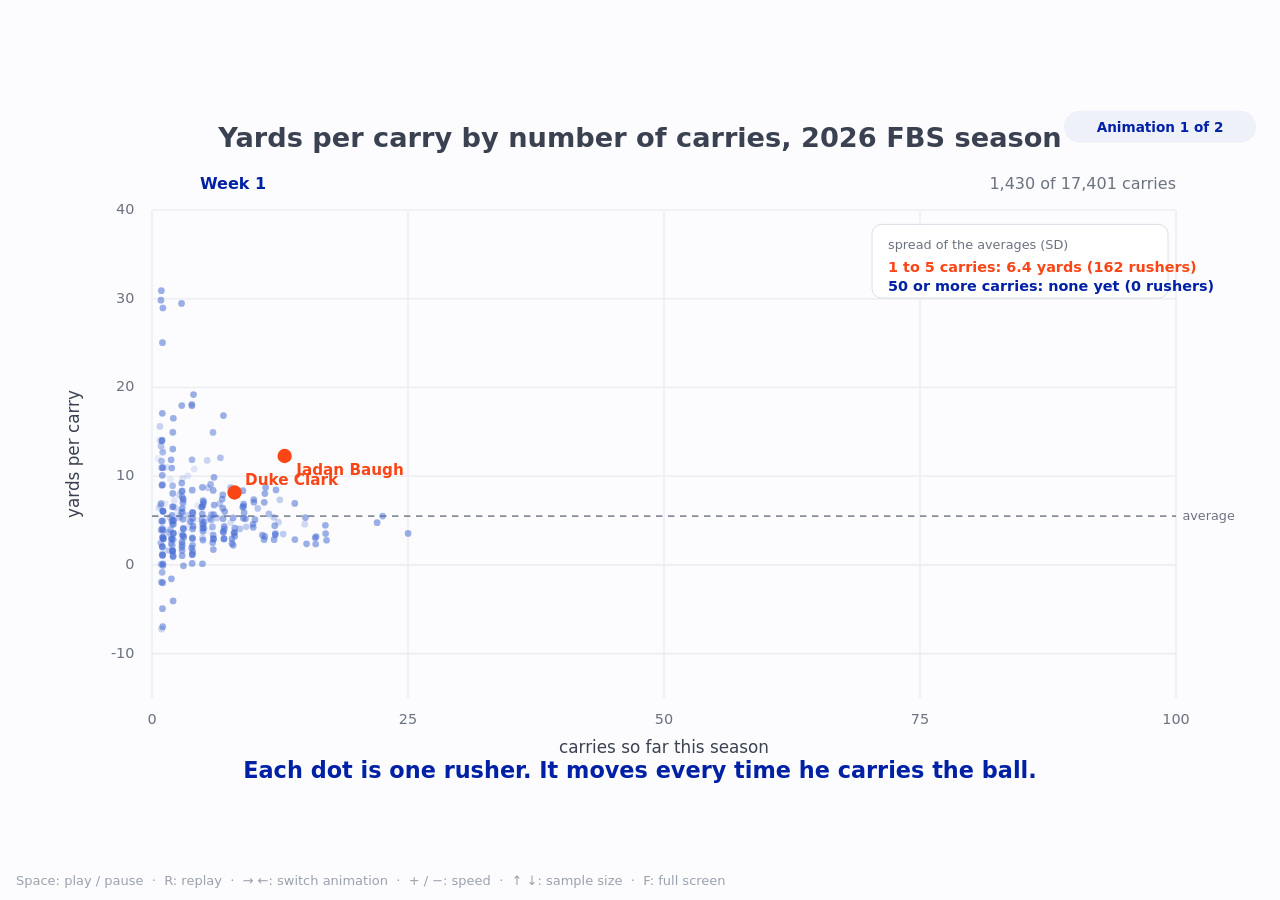
<file: teaching/small-samples.html>
<!doctype html>
<html lang="en">
<head>
<meta charset="utf-8">
<title>Sampling Noise and Bias</title>
<meta name="viewport" content="width=device-width, initial-scale=1">
<style>
  :root{ --blue:#0021A5; --soft:#4A6FD4; --orange:#FA4616; --ink:#6B7280; --bg:#FCFCFE; }
  html,body{margin:0;height:100%;background:var(--bg);font-family:"Segoe UI",system-ui,-apple-system,Helvetica,Arial,sans-serif;overflow:hidden}
  #stage{position:absolute;inset:0;display:flex;align-items:center;justify-content:center}
  svg{width:100vw;height:56.25vw;max-height:100vh;max-width:177.78vh}
  #help{position:fixed;left:16px;bottom:12px;font-size:13px;color:#9AA1AE}
  .btn{cursor:pointer}
  .btn rect{transition:fill .25s}
  @media (prefers-reduced-motion: reduce){ * { transition:none !important } }
</style>
</head>
<body>
<div id="stage"><svg id="svg" viewBox="0 0 1600 900" xmlns="http://www.w3.org/2000/svg"></svg></div>
<div id="help">Space: play / pause &nbsp;·&nbsp; R: replay &nbsp;·&nbsp; &rarr; &larr;: switch animation &nbsp;·&nbsp; + / &minus;: speed &nbsp;·&nbsp; &uarr; &darr;: sample size &nbsp;·&nbsp; F: full screen</div>
<script>
const R=[0,1,0,1,1,2,3,3,2,0,4,4,3,1,1,1,0,1,4,1,0,1,5,3,3,5,2,0,6,4,7,0,0,5,8,8,8,2,9,3,4,10,0,9,9,2,11,8,4,4,9,9,0,9,0,2,8,8,12,13,12,12,14,15,16,14,15,16,14,17,18,15,14,14,15,14,16,14,14,15,15,15,16,17,14,14,16,15,15,16,15,15,15,14,16,15,15,17,14,14,15,14,15,17,15,14,19,19,19,20,21,21,22,22,21,22,22,21,19,21,20,20,20,20,23,24,21,21,23,23,25,22,19,22,22,22,21,20,20,19,19,21,19,22,21,22,22,23,22,19,21,26,21,21,27,27,27,27,27,22,22,22,22,22,22,22,20,26,20,20,20,22,22,19,19,21,19,21,21,22,22,22,22,28,28,29,29,29,30,31,32,32,32,32,33,32,29,29,31,32,32,32,34,34,34,34,33,31,31,29,35,35,29,32,32,34,35,32,29,29,29,32,32,32,32,33,31,35,35,29,36,36,29,37,37,37,35,35,35,34,34,29,34,34,32,31,33,38,38,38,39,39,38,40,34,41,42,43,42,44,44,45,45,42,42,46,44,47,47,47,47,47,48,49,49,50,50,45,49,44,51,51,52,52,52,52,52,52,52,51,52,51,52,52,52,53,51,51,54,55,55,56,51,51,51,57,58,58,59,60,60,58,58,58,61,62,57,58,58,58,60,58,57,58,62,59,60,61,58,60,60,58,58,59,62,57,60,60,60,60,60,63,58,58,60,58,58,57,57,64,58,63,58,58,58,61,65,59,59,59,59,65,66,67,68,65,65,68,69,69,69,58,69,62,70,66,66,68,71,68,59,57,72,73,74,72,72,73,75,76,75,76,72,72,72,72,74,77,75,75,75,72,72,72,74,74,72,72,78,78,76,75,75,76,75,75,76,75,78,79,78,72,72,77,75,78,76,72,75,76,75,76,73,75,73,77,75,77,74,77,75,73,73,74,78,78,76,77,77,76,76,74,74,74,73,72,72,80,81,82,83,82,83,82,84,81,84,84,81,81,84,82,82,85,83,86,82,82,82,83,82,87,80,83,85,88,80,80,81,84,84,84,84,84,88,89,90,88,85,80,80,91,91,91,84,91,84,80,80,91,87,92,92,92,84,93,94,94,90,92,92,92,92,95,95,94,83,96,96,96,97,98,96,96,96,96,96,97,97,96,99,99,99,100,96,99,99,99,101,101,100,96,99,101,101,100,101,101,101,100,101,102,102,102,102,103,103,96,104,105,105,104,106,107,106,104,107,104,108,104,107,107,107,109,107,110,104,111,109,109,112,104,106,105,105,105,107,104,104,104,107,107,112,110,107,107,107,107,113,113,106,106,107,106,106,114,114,113,110,113,115,116,107,116,115,113,113,117,117,117,117,117,117,104,104,104,104,118,118,119,120,118,121,122,120,122,118,120,120,120,122,122,123,122,122,118,118,124,121,122,125,125,125,121,118,118,122,123,118,126,126,126,127,127,126,127,125,128,126,127,127,126,126,127,126,128,121,124,127,127,127,118,124,124,129,130,130,125,131,132,133,133,133,131,131,132,131,131,131,132,132,134,132,134,134,133,133,133,133,133,132,133,132,132,133,131,133,133,132,133,133,131,131,131,134,134,135,135,135,136,136,136,136,137,138,138,139,140,140,140,141,141,142,142,137,141,143,137,137,143,143,144,143,145,140,141,141,137,137,143,141,146,141,141,140,141,137,137,146,137,137,141,138,138,147,137,143,143,143,143,140,140,138,138,139,148,148,148,143,149,149,143,150,150,150,151,151,147,151,139,139,139,152,152,152,143,145,153,154,155,155,156,155,155,155,153,157,157,158,157,157,157,159,156,158,153,153,155,157,157,155,155,156,155,154,155,155,155,153,155,160,155,155,160,156,155,156,153,153,153,161,161,162,155,162,162,163,161,159,159,161,161,163,163,162,163,163,158,159,163,163,164,162,165,165,165,166,166,167,166,166,167,166,167,167,165,167,166,165,165,168,167,167,166,168,167,166,166,167,167,165,169,169,169,165,168,170,168,168,171,171,171,172,172,173,174,175,173,173,171,173,175,176,173,175,175,175,175,175,172,173,175,175,175,173,173,173,171,175,171,171,173,173,175,175,175,172,172,175,176,175,177,175,175,175,175,175,171,175,175,178,178,178,178,178,178,176,179,179,180,181,180,181,180,182,179,180,183,181,183,183,183,180,180,181,179,183,183,184,184,184,184,185,185,186,186,186,186,187,187,188,186,186,189,190,191,190,191,191,190,190,192,191,193,190,191,190,190,190,190,190,190,194,192,195,195,192,195,192,196,192,197,192,195,195,192,196,196,195,198,197,198,197,197,197,197,197,192,189,190,199,199,199,200,201,200,200,199,201,199,199,199,201,200,199,202,202,201,200,199,199,202,202,201,202,202,201,202,202,202,203,204,204,204,205,206,205,200,199,201,207,208,208,209,209,207,208,209,208,207,207,208,209,208,208,207,209,209,209,209,207,207,208,208,207,207,210,208,208,208,210,208,207,207,209,209,207,207,207,211,211,211,212,213,213,212,212,214,212,215,212,214,212,212,212,214,212,212,212,216,211,211,211,213,213,213,213,216,217,217,217,217,218,218,218,212,217,217,212,212,219,211,214,220,221,222,223,224,225,226,220,226,222,226,227,226,220,220,228,228,222,228,220,220,228,228,228,227,228,229,220,220,228,229,228,228,229,228,222,221,228,228,227,229,222,228,220,220,228,229,228,220,220,220,220,222,228,226,229,226,228,220,230,230,231,231,231,230,232,231,233,231,233,230,231,231,234,231,235,233,230,231,233,231,236,237,235,237,236,237,236,235,235,236,236,238,239,240,239,238,239,241,241,240,242,239,242,239,239,238,243,243,242,244,244,244,243,243,243,245,246,246,245,246,246,245,244,238,247,247,247,248,248,248,249,250,249,251,248,248,251,249,250,249,249,250,252,253,253,254,254,254,254,254,254,254,255,254,248,247,255,256,256,256,256,257,257,256,247,247,248,258,258,258,258,259,259,259,260,260,261,261,261,261,261,262,262,262,262,263,264,264,260,260,261,265,261,260,260,261,258,258,258,258,260,262,262,262,264,264,266,266,261,261,266,258,258,262,262,260,262,258,258,263,261,260,260,260,260,260,260,264,260,260,260,260,259,264,260,267,268,269,268,270,270,268,270,271,271,270,272,272,272,273,271,270,268,268,267,267,270,270,267,270,267,269,267,267,274,274,274,267,267,269,269,270,268,267,271,271,269,271,269,270,268,273,271,268,268,269,270,273,270,273,273,270,273,273,268,272,272,272,274,274,274,270,270,267,267,267,269,268,275,276,277,278,278,276,276,279,277,280,277,281,281,282,283,275,281,282,275,275,278,281,278,276,276,280,283,278,278,278,283,281,278,278,283,275,275,284,281,281,281,283,281,281,279,280,281,276,281,275,283,278,278,281,283,283,281,281,281,281,285,286,285,287,285,285,288,289,290,285,291,287,290,287,287,288,287,285,289,289,288,285,287,287,287,288,288,288,291,292,293,294,295,295,295,295,295,296,297,294,296,296,296,295,296,295,296,295,296,298,293,293,296,299,296,295,295,295,297,297,297,297,296,295,293,295,298,293,293,295,296,298,293,293,300,293,293,301,301,296,301,301,298,295,295,295,302,296,295,296,296,295,296,295,297,295,295,295,295,295,295,296,295,295,296,303,304,305,306,307,307,306,306,307,307,307,304,307,307,307,308,307,308,306,307,307,307,307,307,307,305,306,304,307,304,304,304,307,304,308,306,306,309,306,309,307,309,307,307,307,307,307,304,309,306,308,307,307,306,306,310,311,311,312,311,312,313,313,313,311,314,314,311,314,315,315,316,311,316,316,313,315,315,317,317,317,317,317,315,311,315,312,312,317,313,318,318,311,317,315,319,313,319,311,312,312,312,311,311,317,311,317,317,311,317,317,312,317,318,318,318,315,314,314,314,319,320,319,316,316,313,316,319,319,311,317,317,318,318,321,322,323,323,322,321,324,325,324,323,325,326,321,321,323,323,322,324,326,325,326,325,326,322,322,326,326,321,323,321,322,324,327,327,325,325,325,326,323,323,323,323,323,323,323,324,325,324,325,324,324,325,328,328,329,330,330,330,331,331,326,332,332,332,332,333,304,307,334,332,307,333,332,333,333,332,332,332,332,307,304,332,332,332,304,333,333,333,307,335,307,307,307,307,307,307,304,307,335,335,335,336,336,337,337,304,337,335,338,338,338,335,304,339,340,341,342,343,342,342,341,341,341,340,342,344,345,340,346,340,340,340,347,346,346,348,346,346,342,349,349,349,349,350,349,350,349,351,352,349,349,349,350,350,350,350,350,349,349,349,349,349,350,350,352,352,353,352,352,352,352,352,352,354,352,355,355,356,356,356,357,357,358,356,358,357,357,359,358,360,358,357,357,357,357,357,357,357,357,357,359,357,357,357,357,357,357,361,355,355,359,359,355,355,357,357,359,355,361,362,361,357,357,357,357,363,359,357,357,363,357,357,362,357,359,359,359,357,357,357,359,357,357,356,364,365,365,365,366,365,365,365,365,367,367,368,367,365,369,365,368,365,364,369,369,366,365,370,364,366,367,365,369,369,365,365,365,365,371,365,372,365,365,365,366,365,365,365,365,365,364,365,366,365,368,365,368,366,373,368,368,366,366,365,370,374,368,375,375,376,377,377,378,378,376,376,376,377,379,379,380,380,380,380,380,381,382,383,384,384,384,383,383,383,385,386,386,385,385,384,384,381,384,382,384,384,382,385,386,385,383,384,384,383,381,381,385,383,381,381,383,383,381,384,382,383,383,383,383,383,383,385,383,386,386,383,385,383,385,384,384,386,386,385,383,383,385,381,383,382,381,381,381,381,387,387,387,388,389,387,387,389,387,387,387,387,387,387,389,387,388,389,389,390,390,390,391,389,392,392,393,394,395,393,395,395,395,392,387,389,387,396,396,397,398,399,397,399,397,400,401,402,400,396,396,400,400,400,400,397,397,397,396,396,400,396,403,399,399,400,402,396,401,396,396,401,397,397,396,396,397,397,404,396,396,400,397,397,397,397,400,400,402,397,397,397,399,397,397,405,406,407,405,408,409,408,405,405,405,405,406,406,406,405,407,405,408,408,408,406,405,405,406,410,410,411,412,407,412,406,406,407,412,408,412,408,411,409,410,410,410,405,405,407,406,406,413,412,407,408,408,408,410,411,410,408,409,410,405,407,406,406,407,412,412,407,407,405,412,407,414,415,416,415,416,415,415,416,416,414,416,414,414,417,418,414,415,415,416,419,419,416,416,414,414,417,414,414,417,414,416,416,414,417,418,418,419,417,414,420,415,415,418,418,416,415,414,414,415,415,416,416,415,415,415,416,421,421,422,422,423,418,422,422,422,419,424,425,424,424,426,424,427,427,424,425,428,426,424,429,429,428,425,426,425,424,424,425,426,424,428,430,430,428,426,427,431,432,427,424,433,428,434,429,429,435,426,426,426,431,435,428,428,431,429,429,436,436,437,438,439,440,440,441,441,425,442,442,443,444,445,444,444,446,446,444,444,444,444,443,446,443,444,444,444,444,444,447,443,443,447,443,447,443,447,448,447,448,448,442,449,449,450,449,449,451,451,452,452,451,451,453,451,454,451,455,454,454,453,453,452,452,451,451,456,457,452,453,453,452,457,457,452,457,457,453,451,455,453,451,453,452,458,451,458,452,453,453,456,458,454,454,453,453,455,455,453,453,453,451,457,452,457,453,453,451,453,457,453,456,459,460,459,461,461,462,463,462,461,464,462,465,459,459,459,460,461,461,466,461,464,461,461,461,461,461,461,467,461,464,462,468,465,465,459,459,461,461,461,462,461,461,464,461,465,461,464,464,462,464,465,465,468,465,468,461,461,461,461,461,461,461,459,469,470,471,471,470,472,470,473,472,471,474,474,474,472,471,472,475,473,475,474,475,470,472,470,469,472,470,470,472,474,474,475,474,474,475,475,471,474,472,470,472,470,473,473,475,473,474,475,474,476,477,476,478,473,479,479,474,477,474,474,480,481,480,480,480,481,481,482,483,481,481,481,481,483,481,480,482,483,480,483,481,480,480,483,482,481,482,483,484,485,486,486,486,487,488,487,489,485,485,484,486,486,490,485,491,484,485,487,487,487,491,486,486,486,487,485,490,485,484,487,492,492,492,490,492,493,484,485,490,492,487,487,490,492,494,494,491,484,495,495,496,496,497,497,497,498,498,498,495,498,498,495,495,499,499,496,495,497,500,495,499,498,496,497,497,497,496,495,495,495,496,498,501,498,496,499,496,495,495,496,495,496,495,495,495,495,496,498,498,498,497,497,498,496,497,502,503,504,505,506,506,506,506,507,503,503,503,508,506,506,506,503,503,503,506,508,506,508,508,509,509,504,509,509,509,510,510,510,503,509,511,509,512,512,510,510,510,510,509,509,506,510,513,510,510,510,509,513,506,508,514,514,514,514,514,515,514,515,515,515,514,515,516,515,515,517,517,515,515,515,514,514,514,516,516,518,516,516,516,519,519,519,519,519,519,514,520,521,521,522,523,523,520,524,522,521,521,523,521,521,522,525,520,522,522,526,526,521,521,521,522,523,523,521,521,521,521,521,522,525,522,522,522,521,520,527,525,526,528,528,529,522,530,528,528,530,531,520,520,527,532,527,520,523,520,533,533,534,535,536,536,534,537,536,538,537,535,535,538,539,540,540,540,535,535,533,536,537,536,536,537,536,533,534,538,534,535,534,536,540,536,535,537,536,537,538,541,534,540,534,539,534,534,533,537,536,536,539,539,542,542,542,542,543,544,545,545,546,542,547,547,547,543,543,545,544,544,543,545,542,542,542,542,544,542,543,545,543,543,543,548,548,545,545,543,545,543,542,542,542,542,542,542,543,548,542,545,542,542,542,543,544,544,548,543,545,543,549,549,549,550,551,552,552,551,549,549,553,554,551,551,554,554,555,550,549,549,555,549,549,549,555,552,556,555,550,549,549,555,555,552,551,554,555,557,557,550,554,551,554,554,551,554,555,549,555,550,551,550,554,554,550,554,554,549,549,558,559,559,560,560,559,560,559,561,559,559,559,559,559,559,559,559,560,559,559,559,559,559,559,560,560,560,560,562,562,563,563,563,563,563,564,564,564,564,565,565,566,567,568,568,565,565,568,565,568,565,565,565,565,565,565,565,565,565,565,565,565,565,566,568,565,569,570,568,565,565,567,566,566,566,566,566,566,568,566,567,571,571,572,571,571,572,573,574,574,573,574,571,572,571,571,573,572,574,573,571,574,573,574,573,572,575,574,572,573,576,576,576,576,571,577,577,577,573,577,571,578,579,580,581,580,580,580,580,581,581,582,582,582,579,579,578,582,580,580,583,582,582,584,580,581,581,581,582,580,580,582,581,578,579,585,585,585,586,581,578,582,578,582,582,579,579,579,580,585,580,582,587,582,582,581,581,585,579,579,579,579,578,579,579,579,588,589,588,589,588,588,588,588,588,590,589,588,590,589,589,589,591,589,589,588,589,589,589,589,589,591,591,589,588,591,591,588,592,592,592,579,579,579,579,581,581,581,579,579,579,593,593,592,586,586,578,586,578,594,579,581,581,581,578,594,579,579,578,579,592,592,581,578,579,592,579,579,592,592,595,579,581,581,579,593,592,593,581,581,581,592,581,581,579,579,579,592,586,596,586,586,595,595,592,581,597,598,598,598,599,599,598,597,600,598,601,602,601,603,602,602,602,599,598,598,598,598,598,597,604,598,599,597,600,598,598,603,597,602,599,598,598,600,599,598,602,601,602,598,598,602,600,598,598,599,598,599,603,598,599,599,605,605,597,606,598,607,604,608,608,609,609,609,610,609,609,599,611,611,612,611,613,612,613,612,611,613,612,614,614,612,614,612,611,613,611,613,614,611,615,612,611,611,614,616,616,616,617,617,615,615,612,614,617,614,613,612,613,612,613,614,614,611,611,611,611,612,613,613,611,611,614,616,617,616,616,616,618,619,619,620,612,611,612,621,621,621,622,623,622,624,622,622,625,622,622,622,622,622,622,623,625,626,626,622,623,626,622,622,622,622,622,623,621,627,626,626,626,622,622,622,621,628,629,629,629,629,630,630,629,631,631,632,629,629,628,628,628,631,629,631,629,628,628,633,630,631,631,631,633,630,629,628,633,628,629,629,630,630,630,630,630,630,630,630,631,633,630,628,629,629,629,629,628,630,629,633,634,634,635,634,636,636,636,636,637,637,638,637,634,634,634,636,636,636,636,634,634,637,637,637,637,637,639,640,640,641,642,643,640,644,644,640,645,640,644,641,640,646,640,645,644,641,647,648,645,649,640,644,645,649,644,650,640,640,649,650,651,648,651,650,651,648,651,650,652,650,648,653,654,653,654,655,654,655,655,655,640,649,644,656,656,657,657,657,658,658,658,656,656,656,658,658,658,657,659,658,660,660,661,661,660,661,661,661,662,663,664,664,665,666,665,665,664,666,665,664,666,667,667,667,664,666,664,665,667,667,667,667,667,664,665,664,664,666,667,668,669,669,669,669,668,670,667,671,671,671,671,671,672,667,665,673,674,675,674,676,675,676,677,674,677,677,678,679,676,676,678,680,677,677,681,681,680,677,677,677,680,682,677,676,680,677,677,677,674,674,675,677,677,674,680,675,676,676,676,677,677,680,677,676,676,674,678,674,678,678,678,675,674,683,675,682,674,674,684,679,679,676,684,684,684,684,684,684,684,677,677,677,522,522,521,525,685,522,521,521,521,521,529,685,685,685,686,522,685,685,685,687,688,521,522,530,521,521,521,521,685,685,521,685,521,522,686,688,688,686,521,522,521,522,528,689,530,521,528,528,686,686,687,685,528,689,528,525,686,528,528,686,690,690,691,691,685,685,687,685,690,685,692,686,692,692,692,685,685,686,685,693,693,693,693,685,686,691,692,692,686,685,685,686,692,690,687,685,685,687,693,686,685,685,685,692,685,690,685,685,687,686,686,686,685,692,692,692,694,695,695,694,696,695,694,697,695,696,698,696,694,694,695,695,694,694,699,700,700,698,696,700,694,700,696,694,695,695,699,696,699,694,696,695,701,701,698,701,696,695,696,695,695,695,701,698,699,700,699,700,702,703,702,701,700,701,704,705,706,705,707,708,709,696,309,309,585,582,585,582,585,585,305,306,306,309,580,580,580,582,306,305,309,306,580,582,584,306,306,580,580,580,582,582,580,582,585,582,582,306,306,309,580,306,580,305,306,305,580,582,582,580,306,306,309,309,309,309,580,580,582,306,582,580,306,580,580,582,582,580,580,580,306,710,711,711,712,713,713,711,714,713,712,712,715,711,713,716,711,717,714,713,714,711,711,715,711,715,718,715,714,714,719,720,719,711,712,713,711,712,720,718,719,719,719,719,721,712,721,713,715,715,720,722,716,715,715,715,723,711,721,724,721,724,721,725,725,726,713,711,717,727,727,727,728,728,728,729,727,728,727,727,728,730,727,730,729,728,728,728,728,728,727,727,729,730,730,730,730,731,732,731,731,731,729,733,733,383,383,386,386,385,733,733,733,734,383,383,385,386,733,735,385,386,386,383,736,736,383,385,733,736,737,735,733,386,735,385,383,383,383,386,386,386,733,733,383,385,734,735,734,734,738,385,383,739,733,383,383,383,740,728,740,741,727,727,728,728,729,730,728,727,742,741,741,742,741,727,740,728,740,741,728,727,740,741,741,740,728,743,728,729,730,730,730,728,741,741,740,729,729,730,730,727,727,728,729,730,727,741,740,741,740,728,728,727,727,744,744,730,727,731,732,728,690,745,746,693,693,693,693,691,691,746,747,692,692,692,693,690,691,692,746,746,691,692,745,692,746,746,745,693,693,692,692,746,748,748,748,692,692,692,692,749,749,750,749,749,750,750,750,750,750,749,749,749,751,751,752,751,753,751,753,751,752,752,754,754,752,751,752,752,751,751,751,751,753,754,754,755,751,752,754,755,753,751,751,751,752,751,754,746,748,748,746,746,746,746,756,746,748,748,757,756,748,748,748,757,746,748,746,748,756,757,757,758,758,757,757,758,758,759,757,758,758,759,759,760,758,758,745,761,762,762,761,761,761,762,762,763,761,762,764,761,761,761,762,763,762,761,764,765,764,765,764,763,766,766,766,766,767,768,768,768,768,768,769,769,769,770,769,771,771,771,772,769,769,769,770,769,771,770,770,769,769,769,771,773,771,772,773,773,774,775,775,776,775,775,771,777,778,778,779,780,781,781,779,780,782,782,782,782,779,781,779,779,779,780,780,780,779,779,779,779,780,780,780,781,781,779,779,780,781,782,780,782,782,780,779,740,741,740,741,742,742,741,741,740,783,784,784,784,741,784,740,742,742,741,740,783,783,741,783,742,742,742,741,743,785,785,786,786,787,787,787,788,789,790,790,790,788,787,788,787,787,790,791,786,786,788,790,791,792,793,793,794,793,792,793,793,794,794,792,794,794,794,795,795,795,794,793,794,794,792,794,794,794,795,794,792,792,795,795,792,793,793,793,793,795,792,794,794,794,795,794,795,795,795,795,793,793,796,793,797,797,797,795,794,798,799,799,799,799,798,798,800,799,799,798,798,801,798,798,798,799,799,799,799,799,799,799,798,798,798,798,800,798,801,802,799,798,798,798,798,798,798,798,798,798,803,803,803,803,803,798,804,804,805,806,807,808,808,808,808,809,806,810,808,811,808,812,812,812,807,806,806,806,812,813,814,815,813,813,813,813,811,816,817,818,818,819,819,819,820,818,820,817,818,821,818,817,818,818,817,819,819,820,817,817,817,820,820,818,819,819,819,818,822,822,822,822,823,823,817,818,824,825,824,826,826,826,827,826,826,828,826,826,829,829,827,827,830,824,824,831,829,832,833,833,833,833,826,826,824,824,829,824,825,827,826,826,826,831,824,824,829,826,827,834,829,835,825,835,831,824,824,829,825,829,826,826,826,829,824,825,825,824,824,825,824,825,836,837,838,838,839,836,836,836,838,840,838,841,841,838,837,841,841,841,836,836,836,838,838,842,836,840,840,838,841,841,836,836,840,840,836,839,839,843,838,837,836,837,836,840,839,839,839,841,841,836,836,841,841,841,836,837,841,733,733,733,736,733,733,733,733,739,733,735,735,733,733,736,736,733,733,736,737,736,739,736,733,733,733,733,733,735,735,735,737,844,845,845,845,733,190,191,191,190,14,846,191,846,190,15,14,192,190,191,14,16,15,15,14,189,191,191,190,16,191,16,190,190,16,191,15,16,846,16,846,846,14,191,190,189,14,190,189,191,15,846,195,195,195,196,14,190,800,19,19,21,27,800,799,798,19,19,27,19,21,798,798,798,798,798,798,798,21,19,19,19,24,21,19,21,799,800,24,21,24,24,24,24,21,21,21,19,19,21,19,798,24,21,27,21,27,27,27,27,799,27,27,27,27,798,798,798,798,798,798,27,27,27,27,29,29,29,29,35,29,31,847,37,29,29,35,848,29,29,29,29,37,37,29,35,35,35,38,39,38,29,31,42,849,677,677,677,44,677,677,44,44,44,850,684,684,680,45,677,677,680,680,44,43,673,673,677,677,851,673,47,47,852,673,47,47,852,673,673,47,677,677,853,853,853,853,49,49,684,673,673,44,854,853,853,853,49,851,855,855,853,853,50,673,684,684,673,856,673,857,51,54,52,52,52,52,4,51,1,1,1,6,51,51,51,54,1,1,2,0,51,52,51,51,1,1,52,52,1,1,0,857,1,1,858,4,52,857,859,1,1,1,51,1,0,2,2,2,1,52,4,1,1,0,2,52,52,860,860,860,860,51,588,591,591,72,72,72,72,591,589,72,74,72,72,589,589,74,72,72,72,590,590,590,861,588,588,588,588,591,77,862,589,589,588,589,591,588,72,72,590,590,863,863,863,863,861,861,861,861,73,73,864,864,588,588,72,387,387,83,865,865,82,83,82,82,82,82,389,83,866,82,82,83,82,83,82,82,85,83,82,83,389,82,82,82,82,85,85,389,83,82,83,83,387,82,83,82,83,85,85,85,88,88,85,85,387,85,88,85,85,392,392,387,387,200,199,201,200,199,201,96,96,96,201,201,96,96,96,96,99,96,201,201,201,201,200,96,96,96,199,867,96,201,201,96,96,99,99,199,199,201,96,200,199,199,201,201,201,99,99,96,96,96,96,96,200,201,96,201,96,99,99,99,99,96,199,96,96,98,99,96,96,110,110,107,106,454,452,457,107,107,868,454,457,452,869,452,454,457,452,110,110,110,107,110,452,870,870,870,107,107,106,454,457,457,457,457,457,452,452,457,457,110,457,454,868,871,457,452,868,110,107,110,452,457,454,106,457,457,452,110,457,454,107,120,119,118,120,120,119,119,118,124,124,124,118,119,127,118,119,118,118,118,118,120,120,120,118,120,872,126,126,872,118,124,124,124,118,126,873,127,127,133,131,874,131,131,131,132,131,132,131,874,131,260,260,133,133,133,264,133,134,134,134,131,260,260,260,260,874,131,133,133,134,133,133,133,260,260,260,134,134,132,131,260,875,875,133,133,134,134,134,132,133,133,133,260,133,133,133,875,260,875,260,134,264,264,264,264,264,492,487,487,486,137,487,489,490,490,487,487,487,486,141,137,141,141,137,141,141,137,489,486,487,487,146,487,876,487,487,487,487,141,487,137,486,146,146,141,141,487,141,146,146,141,487,141,487,141,141,141,141,146,137,137,137,141,487,486,487,137,137,141,141,141,141,141,155,155,239,239,239,239,239,156,153,155,155,160,239,239,239,153,238,155,877,153,155,156,239,241,241,156,155,156,156,153,240,240,153,239,155,155,241,241,239,239,162,162,878,239,155,240,153,153,242,241,238,238,163,163,162,240,153,160,657,657,165,165,165,169,658,166,166,656,168,660,658,658,658,658,166,662,658,660,658,166,167,658,658,167,166,166,658,168,168,169,658,656,656,658,660,660,165,658,879,165,166,657,658,658,169,880,168,168,657,658,165,166,169,166,165,165,169,660,538,534,534,211,211,211,212,219,214,535,535,535,534,219,214,212,214,212,212,534,211,534,212,212,214,211,535,212,535,211,534,535,214,212,212,535,535,535,211,214,211,211,538,538,219,535,212,538,212,540,534,214,211,534,212,538,213,213,213,213,213,212,213,214,534,535,229,498,228,497,498,497,228,228,498,228,228,227,228,497,498,228,228,498,229,229,497,497,500,498,497,229,228,228,881,497,498,228,497,500,497,498,228,228,229,228,497,228,228,228,226,227,226,227,228,497,497,227,227,882,228,228,228,497,497,497,228,228,227,883,883,884,275,275,275,885,208,208,280,207,885,275,208,208,208,209,207,885,207,207,208,275,207,208,280,886,884,207,208,208,207,208,883,209,207,209,883,208,208,210,207,280,280,884,208,208,208,208,208,208,885,208,208,210,209,209,20,20,20,20,22,23,887,20,20,20,23,22,22,22,20,20,23,23,22,23,888,22,22,22,22,22,22,20,889,22,22,20,20,22,890,890,890,890,890,22,261,891,258,258,258,261,261,892,261,261,891,258,258,261,261,263,261,261,261,261,262,262,262,262,262,262,893,893,266,893,894,894,895,896,267,267,271,271,269,269,267,269,269,267,274,272,269,272,267,274,269,267,267,267,271,271,272,272,897,897,272,897,274,274,897,267,896,896,896,896,896,898,896,898,896,267,267,271,281,281,281,281,278,278,281,278,899,899,281,283,900,282,281,282,282,282,282,281,899,899,901,902,899,903,903,903,903,901,282,903,901,903,903,904,901,904,904,903,903,903,904,904,278,424,905,285,285,289,286,287,288,424,285,285,285,288,424,290,285,289,288,424,430,430,285,285,424,430,430,285,424,285,285,288,288,424,285,285,430,288,285,285,285,424,285,288,424,429,429,424,424,430,288,285,285,424,424,430,424,428,428,429,424,430,287,177,171,175,171,171,177,171,171,175,177,175,175,906,174,175,175,171,175,175,906,906,906,907,907,907,908,908,908,908,909,177,177,341,340,340,340,180,340,341,341,340,180,340,340,340,340,340,341,181,181,340,340,341,180,181,181,180,340,341,180,340,340,180,181,181,340,340,340,181,179,179,181,181,340,181,181,295,296,910,297,297,296,297,296,295,296,295,296,295,295,294,295,295,299,297,911,911,297,912,912,911,911,912,912,913,912,914,914,912,912,914,913,914,912,915,915,295,915,915,916,915,915,295,296,917,295,231,248,250,231,231,230,231,233,231,249,250,248,233,233,230,231,231,231,231,918,233,231,248,248,231,248,248,230,248,250,248,248,231,233,248,248,248,231,232,231,233,233,233,248,248,248,248,250,248,251,250,248,248,248,333,332,332,332,333,335,334,335,335,332,332,332,335,332,337,334,337,337,337,337,337,919,337,337,337,337,920,921,920,921,921,921,921,921,920,922,921,922,920,922,922,922,270,402,396,268,270,396,270,268,396,396,396,923,396,396,924,924,396,396,396,402,396,396,396,402,270,268,270,270,270,270,925,268,396,396,396,402,396,268,270,402,402,402,396,268,396,396,396,924,268,270,268,396,396,924,270,925,396,268,396,396,268,268,396,270,268,78,76,76,75,76,75,75,75,75,76,75,79,75,75,75,76,75,75,75,75,926,926,927,927,927,76,926,928,928,929,926,926,926,926,928,928,928,928,365,930,931,349,350,932,932,349,371,371,350,365,930,365,365,365,933,932,365,365,365,365,350,365,365,370,365,932,931,932,932,932,932,365,932,932,934,350,932,932,350,932,365,350,365,365,350,350,932,932,350,365,365,365,408,408,408,410,410,410,357,357,357,409,408,408,410,359,359,359,359,357,357,357,357,410,410,410,408,408,408,357,357,409,357,357,357,410,359,357,357,408,408,409,357,359,357,410,408,408,410,357,409,359,408,357,357,408,408,408,408,357,357,357,357,178,173,178,172,172,176,178,173,173,178,172,172,172,178,178,178,935,936,937,937,937,173,938,936,937,937,63,61,61,63,57,57,63,63,63,789,63,787,939,63,63,57,788,57,57,63,57,788,57,63,57,57,785,940,61,61,787,786,57,787,61,63,69,69,785,57,57,57,57,61,788,789,787,63,785,317,318,312,314,314,314,314,316,316,317,317,312,312,314,314,318,318,316,316,941,942,318,318,318,314,318,318,318,942,314,318,318,312,311,375,779,781,779,780,943,780,779,779,780,779,779,779,779,780,782,780,779,375,781,375,782,780,376,376,376,944,944,780,780,781,377,377,944,945,313,313,945,319,313,946,315,315,315,315,313,319,319,313,313,945,315,313,319,320,945,320,319,319,947,319,946,948,319,948,320,319,949,947,950,950,950,947,947,313,951,384,381,384,384,952,951,951,952,951,952,951,951,384,953,953,381,953,953,382,382,381,321,321,515,515,328,321,322,321,515,517,515,323,323,328,323,321,322,515,516,516,515,515,322,323,323,323,322,323,323,515,515,515,515,515,322,322,514,954,515,321,321,322,323,321,322,515,515,321,515,515,321,515,515,515,515,515,515,517,321,515,323,515,322,514,517,515,515,323,321,322,322,323,416,415,415,415,416,416,416,416,416,415,955,415,955,415,415,416,415,416,423,415,415,416,423,415,415,415,956,956,956,957,957,957,956,957,957,956,956,415,415,416,416,693,690,692,461,461,468,461,461,462,461,461,461,692,693,693,690,693,691,692,693,692,691,468,462,468,692,461,461,461,468,461,465,463,461,461,693,468,958,465,692,693,693,461,461,461,461,462,462,461,692,461,692,461,465,959,691,959,463,959,960,960,960,959,693,461,752,751,754,473,473,751,751,751,961,751,754,474,474,474,473,473,754,754,754,475,754,751,751,751,751,754,754,751,752,475,754,754,754,962,473,473,473,473,751,754,754,752,963,964,965,963,474,966,961,474,474,474,474,506,621,625,622,621,622,622,622,622,506,506,506,506,510,622,625,506,502,506,503,622,625,622,506,503,506,625,625,621,621,503,503,506,506,967,506,622,622,622,506,506,506,506,506,626,626,623,623,626,502,626,623,503,503,503,503,503,511,503,622,622,625,622,503,506,364,559,559,559,560,560,560,560,559,368,368,368,364,364,366,559,559,368,369,364,368,368,369,559,559,366,559,366,364,366,366,559,364,368,366,560,560,560,366,559,369,369,559,559,559,559,559,366,364,364,368,559,366,366,560,369,364,369,369,560,560,560,560,559,366,366,563,563,563,559,366,364,364,573,574,571,573,444,447,443,446,574,572,573,443,443,443,444,444,443,573,571,572,444,444,444,444,444,444,444,574,444,444,444,444,574,574,574,573,443,443,443,574,573,573,572,573,443,572,443,443,446,443,443,572,572,574,443,443,447,443,443,571,522,522,820,820,521,521,521,521,522,522,822,822,819,819,820,521,522,522,522,521,521,521,822,822,817,822,817,817,817,820,817,521,529,529,819,817,819,817,817,817,817,521,521,529,968,522,819,817,521,521,521,521,522,522,521,521,817,817,820,819,521,528,528,528,529,528,528,522,969,537,566,970,970,566,565,566,537,969,539,539,971,971,537,971,566,566,539,969,537,969,566,566,539,565,566,969,969,971,565,539,537,565,537,969,969,969,566,566,972,971,539,566,565,566,566,566,539,537,566,566,565,566,537,543,545,543,543,973,548,543,545,974,974,974,974,543,548,548,543,543,974,545,545,548,543,974,974,975,975,974,974,975,974,542,542,542,976,613,612,544,544,544,544,612,612,611,611,612,542,542,612,612,612,544,544,611,611,612,613,613,613,542,542,542,612,612,547,547,547,547,613,613,977,542,977,977,977,977,977,611,612,613,612,613,612,613,612,977,977,978,978,978,978,978,611,611,496,496,495,495,495,495,496,496,581,581,578,495,579,496,495,495,496,979,496,578,495,979,581,495,579,578,579,579,496,495,495,496,496,495,495,495,496,496,581,495,579,578,578,496,496,499,496,495,495,499,578,578,495,495,496,579,581,579,581,980,980,579,981,980,981,579,578,578,550,554,551,550,982,554,551,551,554,551,551,551,554,554,551,551,554,550,554,554,554,551,554,550,983,983,758,757,757,523,523,520,758,746,746,526,523,523,523,527,527,748,523,520,527,984,523,757,756,527,520,756,746,523,748,526,523,523,748,757,756,746,526,523,746,746,746,758,758,746,526,531,532,524,746,523,526,524,758,758,757,758,758,526,526,745,745,745,523,636,636,636,635,636,140,140,145,145,140,140,145,145,634,634,143,145,140,634,140,145,636,140,140,145,634,145,634,639,635,143,143,143,634,145,634,143,143,143,634,634,635,143,143,143,140,140,140,145,635,143,140,140,140,143,634,636,145,637,143,143,140,145,140,143,143,145,140,140,145,634,634,637,635,634,636,636,635,629,641,644,640,629,640,644,644,649,641,629,629,641,644,644,640,644,640,640,644,641,644,640,640,645,644,629,644,644,629,640,644,644,629,630,985,640,645,640,644,629,986,640,640,649,641,644,640,640,630,630,630,640,640,640,647,641,649,640,645,644,644,640,629,630,986,630,36,599,603,34,34,34,34,33,598,597,604,28,597,28,28,28,598,598,599,598,598,598,34,34,34,34,28,598,599,598,597,598,602,32,32,32,33,32,32,32,36,32,32,32,604,602,32,32,32,32,36,36,599,597,597,605,602,987,603,602,28,28,598,602,602,32,598,32,32,32,597,603,419,414,582,585,585,580,582,580,580,418,418,580,580,583,414,582,587,582,414,421,414,414,417,417,582,585,414,582,585,582,582,585,414,414,417,414,580,580,414,418,417,417,418,419,418,414,417,585,580,582,582,418,418,587,418,414,580,422,418,418,583,584,583,583,418,420,418,422,988,584,839,843,220,839,843,221,220,841,841,220,220,222,841,841,839,843,220,220,222,221,989,843,220,843,839,839,990,222,220,221,220,841,841,220,220,222,991,220,841,841,841,841,841,841,839,841,222,222,220,86,405,405,405,406,412,412,406,407,405,407,405,406,406,84,992,84,91,84,91,91,405,405,405,993,406,405,406,406,91,80,406,84,91,86,994,407,91,91,84,84,91,84,80,91,405,405,995,406,406,84,84,84,406,405,405,406,407,405,406,84,91,405,407,407,91,84,84,84,405,405,405,406,407,406,405,91,405,405,406,91,91,84,84,84,84,91,86,678,682,676,682,676,676,676,676,996,996,996,676,996,996,676,676,676,996,727,727,730,728,728,728,728,729,729,728,695,695,695,727,727,696,696,728,728,728,696,696,696,997,727,727,727,696,696,696,695,727,695,728,695,698,694,695,696,695,695,694,727,727,727,694,696,695,695,696,696,727,695,701,695,695,701,695,730,729,730,695,695,696,696,700,700,701,695,695,694,701,728,727,997,727,727,701,700,700,700,695,728,728,425,426,426,435,435,426,426,426,426,426,426,426,426,426,426,426,426,426,431,426,426,426,436,436,426,426,431,431,431,431,426,435,426,686,685,685,686,687,686,685,688,688,688,685,688,686,685,685,685,685,686,685,685,685,687,687,685,685,685,685,685,685,685,686,685,685,686,685,685,685,685,686,685,685,686,686,104,104,105,104,105,104,104,104,104,112,105,104,105,105,105,105,104,105,105,105,105,104,105,105,105,104,105,105,113,113,112,113,558,549,555,549,558,558,998,549,555,549,555,549,558,558,549,549,555,549,558,555,558,549,558,555,549,558,558,555,558,549,5,3,3,5,3,3,8,771,771,771,773,773,3,770,10,10,769,769,769,769,8,8,769,769,769,770,771,3,3,3,3,3,771,770,5,10,10,5,3,771,771,769,770,3,770,769,3,5,769,769,770,769,770,769,769,769,770,5,770,5,8,769,3,5,3,769,3,358,361,362,358,792,795,792,362,795,794,355,355,793,793,795,792,999,361,794,355,794,794,794,792,355,362,362,361,362,355,795,795,795,795,794,794,358,361,795,792,793,795,795,362,794,794,794,793,792,794,794,795,362,362,795,792,792,794,794,362,362,355,362,794,733,306,733,739,736,306,306,305,739,306,736,733,736,733,733,306,737,736,306,733,735,735,733,733,736,739,306,306,309,309,306,306,739,733,306,736,306,733,735,733,306,306,309,306,733,309,306,309,309,306,309,733,711,711,711,711,711,711,710,711,711,713,711,711,711,713,711,714,713,711,712,1000,714,711,713,1000,721,721,721,724,724,721,721,721,724,721,721,721,724,724,724,724,724,724,724,724,711,324,325,326,324,324,324,325,326,325,325,326,326,326,325,324,326,325,326,326,324,325,325,325,324,1001,326,326,326,1002,330,330,331,326,325,484,485,484,484,485,491,484,1003,485,485,484,484,491,485,491,485,491,1004,1005,484,491,491,484,484,749,749,633,749,628,628,1006,1006,1006,1006,633,749,1007,1007,631,631,749,628,633,749,749,628,631,631,631,749,749,749,628,628,1008,628,1006,749,631,631,631,631,633,631,631,628,628,628,633,1006,1006,1006,628,628,628,628,1006,750,719,720,715,715,719,715,718,715,715,715,718,720,715,722,718,720,715,715,715,715,718,715,715,715,715,722,720,715,722,715,720,720,715,718,715,717,715,121,121,123,123,123,125,125,125,123,123,125,122,1009,125,125,123,125,123,122,122,122,128,128,128,122,121,121,121,121,121,121,123,121,123,122,122,125,125,125,122,122,125,343,342,342,342,342,342,343,342,346,346,344,348,344,346,346,344,344,348,348,344,348,1010,344,1011,1011,1011,346,1011,1011,1011,1011,342,343,741,741,472,470,783,783,783,471,471,470,472,472,472,472,472,472,476,476,476,469,784,741,741,471,741,741,783,472,741,476,741,783,783,783,741,741,741,783,741,472,476,472,472,472,472,476,471,476,742,741,742,741,742,741,741,472,472,472,476,476,469,476,741,472,476,1012,472,471,741,741,741,741,741,741,741,741,471,1012,471,471,784,784,741,741,784,741,741,459,459,459,459,466,466,466,466,466,466,459,460,464,459,459,459,459,466,464,464,1013,1014,464,464,464,1015,1015,1016,1015,1013,1017,1017,1017,1017,1013,1018,1018,1015,1015,1015,1015,1019,400,399,397,399,397,397,397,397,399,397,397,397,399,397,397,397,398,400,1020,1020,1020,1020,1021,1021,1021,400,453,451,453,453,455,453,1022,451,453,458,453,451,453,455,455,458,1022,453,1023,1022,458,455,1023,458,1023,1023,1024,1025,453,453,807,58,60,807,805,58,806,1026,58,58,807,59,59,67,807,60,58,59,58,805,58,805,806,805,58,58,58,807,806,805,58,58,58,60,58,60,58,58,807,1027,60,812,1028,1027,1029,65,66,60,65,68,59,58,65,806,58,824,835,824,824,824,824,824,824,835,1030,835,1030,835,835,824,835,835,1031,1032,1032,1032,1032,1032,1031,1031,1031,1033,1033,1033,1033,824,824,293,293,1034,298,1035,301,293,293,1035,293,293,298,293,293,293,298,301,301,300,300,300,300,300,300,300,1036,1036,1036,1037,1038,1038,831,831,829,829,827,829,826,826,826,829,826,826,826,1039,829,829,827,1040,1040,1040,1040,1040,829,829,829,826,826,829,829,830,831,830,826,826,830,1040,829,829,592,592,1041,594,592,592,595,593,592,595,1042,1042,592,1042,1042,592,592,595,595,595,595,1042,1042,1042,595,595,1043,1044,1044,1044,1042,592,592,592,593,840,838,840,840,840,837,838,836,836,836,836,838,837,836,838,840,837,840,838,838,837,836,840,840,840,840,836,840,840,836,838,838,840,836,1045,1046,761,761,763,763,667,667,1047,762,761,763,664,664,761,761,766,665,666,665,761,764,1047,762,761,665,763,667,665,667,764,761,763,1047,763,762,761,665,762,762,762,1048,665,762,761,761,761,1049,763,763,761,761,761,762,665,665,761,761,763,762,666,1050,664,665,761,508,512,508,778,1051,778,508,512,512,777,778,778,504,508,504,504,778,504,1052,508,778,504,508,777,508,508,1053,1053,1052,1052,508,508,512,154,157,157,157,161,154,154,154,157,157,157,157,157,154,158,154,1054,157,157,157,158,154,157,158,154,154,154,154,161,161,161,1055,159,159,159,159,1056,1056,1056,1056,1056,159,1056,1056,4,1,4,383,383,1,1,1,386,386,383,383,385,2,4,1,1,2,383,385,385,383,383,385,385,383,385,383,386,385,2,2,1,383,2,2,4,383,383,386,385,2,0,383,385,734,383,383,4,4,383,383,1,385,4,1,1,0,2,1,2,2,2,2,16,16,44,15,1057,16,44,849,42,44,44,42,44,42,846,44,44,44,45,849,18,42,44,849,44,44,42,849,42,17,44,42,14,43,45,42,42,15,14,14,846,14,44,853,853,47,42,846,14,45,42,44,29,29,35,35,35,19,31,37,847,847,1058,35,21,19,21,19,29,31,29,29,29,24,24,31,24,29,31,29,847,29,29,31,29,29,19,35,35,847,29,29,30,21,21,19,19,21,19,21,21,29,31,29,35,29,847,847,847,21,21,21,29,29,29,29,29,29,31,19,19,74,74,74,60,58,60,72,72,58,72,72,72,58,60,74,60,58,58,60,60,58,58,59,58,58,58,60,72,72,58,58,58,60,60,60,1059,72,74,77,60,58,58,58,58,58,60,58,72,77,77,77,74,58,59,60,58,58,59,60,60,74,840,840,838,838,836,840,98,836,836,96,96,838,840,840,840,98,1060,96,96,96,96,838,836,837,836,96,96,96,96,99,836,836,836,836,837,96,96,840,838,840,99,99,836,836,96,96,96,836,96,96,836,837,836,836,838,836,96,96,96,840,836,711,107,107,107,107,107,110,110,110,110,713,713,712,711,869,869,711,711,714,714,711,109,714,714,110,106,106,1000,1000,711,710,713,869,107,869,711,109,711,713,109,109,109,713,711,110,110,714,714,109,714,714,713,713,713,110,713,711,107,110,107,1000,119,119,118,82,118,124,124,119,82,82,83,82,118,120,119,82,82,118,1061,118,82,82,118,1062,118,119,124,119,118,82,118,118,82,82,82,83,82,82,118,118,82,82,118,83,118,119,82,82,1063,119,82,82,85,83,85,118,119,124,118,119,82,119,118,667,133,132,133,132,134,133,665,665,132,134,134,132,664,665,133,134,665,667,134,134,133,134,664,665,134,132,134,666,667,134,134,133,133,133,136,132,132,134,134,132,665,664,664,666,665,665,136,1064,665,136,136,664,666,665,666,665,136,136,136,669,665,664,667,137,137,137,137,137,636,142,142,141,634,141,141,634,634,635,141,141,141,146,137,146,146,141,146,146,142,634,146,137,141,146,137,634,634,137,141,146,634,142,636,637,142,142,142,141,142,142,142,634,142,637,637,637,636,636,148,148,148,148,148,148,148,151,635,634,634,636,162,1065,51,51,51,51,54,155,156,156,162,156,155,155,155,163,52,54,1066,155,155,155,155,52,51,54,51,155,51,155,155,155,52,52,52,54,162,51,156,51,51,51,155,155,155,156,162,51,1066,51,54,162,156,156,51,51,52,155,156,51,51,51,155,156,156,155,51,315,313,169,313,313,945,313,165,165,169,945,945,315,166,169,945,169,313,315,319,319,313,945,169,313,165,319,313,313,168,313,166,166,165,166,315,319,319,313,169,169,313,315,313,169,166,169,169,315,313,315,945,166,945,169,166,319,319,319,313,212,214,362,355,358,362,362,211,211,211,211,219,358,358,214,214,212,213,214,362,355,214,214,212,355,361,358,211,212,212,214,214,212,213,355,355,999,212,999,358,355,355,211,211,361,214,214,212,212,214,355,355,361,355,211,211,214,358,361,212,231,426,435,230,230,426,231,436,426,426,235,235,426,426,431,426,231,231,231,231,426,426,435,435,435,1067,233,1067,235,233,426,426,435,426,237,236,237,431,431,431,231,551,551,248,248,248,248,554,248,248,248,248,551,982,1068,248,251,248,248,249,250,551,551,551,554,551,551,248,248,251,1068,248,249,249,249,554,253,253,254,254,250,253,554,1069,554,554,253,253,253,253,253,254,254,253,1069,1069,253,251,248,551,481,481,261,483,482,481,483,480,483,1070,483,481,258,263,258,258,258,263,258,1071,481,483,262,259,1070,482,262,262,259,259,259,258,481,480,482,480,483,262,259,261,481,483,262,262,261,480,480,480,480,483,892,262,261,261,262,258,259,481,481,481,480,261,480,480,1072,1072,1073,1073,1074,1072,1073,481,1073,259,261,480,274,342,267,269,269,346,269,344,269,269,274,342,343,342,343,274,272,269,342,343,343,267,342,267,274,269,269,269,342,346,267,267,269,269,1075,1076,342,342,274,269,267,267,269,267,267,274,343,754,288,751,751,754,285,751,751,751,752,285,291,289,751,751,751,285,289,285,289,288,291,286,285,289,285,288,285,285,751,753,753,754,751,753,287,288,753,753,961,753,289,289,289,289,287,289,289,291,289,289,291,287,289,1077,1077,292,291,292,292,285,292,292,966,961,966,966,285,285,287,285,593,1042,1042,175,1042,592,177,595,594,906,906,906,175,593,175,175,177,1042,175,1044,593,1044,175,177,595,175,175,1042,1042,1042,1044,593,593,175,175,175,906,177,177,175,175,906,175,1042,175,175,175,175,175,175,906,177,175,1042,907,906,1044,1044,1044,175,175,175,592,595,764,763,763,764,763,179,183,180,761,767,763,761,761,763,761,179,180,764,1078,180,180,1078,1078,764,763,763,761,761,180,764,764,761,764,763,179,764,763,764,180,179,179,1078,1078,180,180,183,183,1078,1078,761,764,1049,180,180,179,179,180,180,183,183,761,764,179,763,179,179,183,761,183,183,183,1078,180,180,192,190,190,190,566,566,191,566,191,191,189,190,191,192,566,567,565,566,191,190,191,191,566,190,191,566,565,1079,190,189,566,566,566,1079,566,565,190,190,192,565,565,195,1080,566,192,192,196,192,197,195,195,196,189,190,191,295,295,296,295,296,296,317,317,317,295,317,317,312,296,294,295,296,295,295,295,317,296,297,296,296,312,312,317,296,295,311,295,296,295,295,296,317,317,317,317,295,295,314,314,312,317,311,317,295,295,312,296,314,314,295,311,296,295,295,311,312,317,317,312,312,296,295,296,295,295,296,317,295,295,295,295,295,295,317,311,295,295,225,229,228,228,226,228,228,228,229,229,229,228,228,228,228,229,229,1081,228,226,226,226,226,1082,1082,226,228,1082,1082,229,1082,1083,226,1083,1083,1081,1083,1083,1083,1083,283,283,283,281,207,281,208,208,281,207,207,278,278,283,207,283,207,281,281,207,885,281,283,283,281,210,208,208,281,281,281,281,282,283,282,281,281,281,210,209,209,208,210,284,210,208,207,207,207,207,207,207,278,207,207,278,283,283,207,207,278,281,200,199,239,239,239,241,199,199,201,199,239,241,239,199,201,199,201,239,239,239,199,200,240,240,239,239,200,201,200,201,200,239,239,239,239,200,200,239,200,200,239,201,241,200,201,201,240,240,239,240,201,200,241,241,200,201,239,200,200,239,239,200,200,201,241,239,239,239,241,239,241,241,199,200,350,350,350,341,340,340,340,932,932,341,341,351,930,930,932,930,930,930,350,341,350,930,931,340,340,341,930,930,930,930,350,350,931,350,341,340,341,930,930,350,930,341,930,340,340,353,932,932,931,341,350,932,340,339,340,322,322,323,323,322,332,332,332,321,332,332,333,332,332,321,322,332,332,323,335,335,332,337,332,332,332,332,335,337,323,334,323,332,335,323,332,337,337,337,333,337,321,270,268,923,270,268,270,923,270,270,270,923,268,268,268,270,268,1084,270,268,268,268,270,270,268,270,1085,1085,270,268,270,270,268,268,268,268,260,260,260,260,260,264,260,264,260,260,260,260,260,260,264,264,260,260,260,260,260,260,260,875,875,875,260,1086,1086,260,875,875,1087,1086,1086,61,172,173,178,178,69,178,176,63,173,63,176,172,173,173,178,57,173,173,173,57,63,63,63,57,57,176,173,173,173,63,173,178,57,57,173,172,69,69,178,69,69,173,173,63,57,173,173,178,178,178,57,178,178,178,57,57,57,173,173,57,63,57,57,57,1088,57,61,78,381,76,76,384,384,76,75,951,381,381,384,78,76,381,76,381,75,76,75,384,382,384,381,381,382,75,381,381,78,384,75,76,381,381,381,384,381,381,381,79,78,76,76,1089,75,75,76,381,381,78,381,381,78,78,381,381,384,78,382,75,75,382,78,381,382,76,76,78,382,75,304,304,357,357,357,307,307,307,304,359,359,359,359,357,357,357,307,307,357,357,357,357,360,307,1090,360,357,357,307,357,357,357,357,357,357,307,304,357,357,359,359,1091,307,359,360,307,357,359,359,1092,1092,363,1092,307,1092,1092,1092,1092,363,336,1093,357,357,375,375,444,444,444,375,443,446,443,444,444,444,444,444,443,443,446,443,444,444,444,443,365,365,365,365,365,371,365,365,365,365,365,365,1094,371,371,371,371,372,372,371,1094,1094,372,372,372,1094,365,410,408,408,411,410,410,409,408,408,408,408,411,408,408,408,411,410,1095,1095,1095,1095,1096,1095,1095,1095,673,684,677,677,415,851,416,415,415,673,677,416,415,415,677,851,851,677,677,955,415,415,416,416,415,415,416,673,677,677,677,673,415,415,1097,416,673,416,416,416,416,415,1098,416,415,416,684,673,415,415,416,416,415,415,416,673,956,956,956,957,956,956,677,673,673,673,454,454,457,112,112,111,452,452,457,452,457,454,454,454,454,104,1099,104,452,104,870,870,870,452,452,105,105,105,104,104,104,452,457,457,452,452,1100,452,452,452,454,105,454,454,454,104,870,113,113,105,113,105,105,113,1101,1102,1102,870,1103,1104,113,113,1105,1106,105,104,105,865,865,865,325,865,324,324,324,1002,865,388,388,389,326,389,389,326,326,326,1002,389,389,389,389,389,865,389,326,865,389,865,389,330,389,330,392,392,392,392,330,330,392,392,392,392,325,324,474,474,473,478,474,474,474,473,473,473,475,473,475,474,474,474,474,474,474,474,475,474,474,475,473,473,962,473,473,473,962,1107,964,965,474,461,544,544,1108,461,463,461,542,461,462,461,542,542,542,542,542,546,542,542,461,463,544,462,462,461,461,461,461,468,461,468,544,461,544,544,544,544,544,544,544,544,544,542,546,977,468,468,462,462,544,544,544,544,544,544,544,544,544,544,544,544,544,121,121,1109,1109,487,487,490,490,125,492,487,487,487,489,487,487,487,486,121,125,487,490,490,122,122,123,487,125,486,486,486,486,486,486,486,128,129,129,490,490,129,129,1109,129,128,1110,123,125,125,129,129,129,129,1110,1111,1110,1111,122,130,130,130,1110,1110,1112,1112,1110,1110,1110,487,497,498,498,498,498,498,498,498,498,498,882,882,497,498,498,498,882,882,882,498,1113,882,1113,1113,1113,1113,1113,1113,882,882,882,1114,1114,1114,1114,1114,1114,1115,1113,1113,1113,1114,1113,1113,1113,1113,1113,1113,1116,506,1116,503,749,749,509,509,509,749,506,506,967,503,509,1116,506,749,502,502,749,1117,1117,1116,1117,509,509,509,506,1117,1117,1117,503,511,509,503,510,510,509,509,510,503,510,510,503,1118,513,510,1119,510,510,1118,503,503,396,521,396,396,396,401,402,522,522,521,396,521,521,522,402,396,396,396,521,521,396,402,396,396,522,402,529,521,529,396,396,396,396,396,396,521,525,522,522,522,396,401,396,521,529,522,522,401,401,396,401,521,521,521,521,521,396,521,521,514,364,366,366,366,515,515,515,515,517,515,515,515,515,368,368,368,369,369,369,516,366,364,515,515,515,366,364,366,366,515,366,366,366,368,369,369,366,515,515,515,515,368,366,366,366,368,369,369,516,516,515,366,368,364,364,366,366,514,368,514,368,368,369,369,368,364,366,368,368,517,539,537,539,537,969,539,1120,539,537,539,539,537,537,537,969,969,539,539,971,969,969,969,1121,971,1120,548,548,545,545,1122,548,974,548,548,974,974,974,545,545,692,693,693,690,548,692,692,693,693,693,690,548,692,1123,548,1123,545,545,1123,545,690,690,693,690,690,693,690,690,690,545,1123,1123,1123,545,1123,1124,1125,1126,1125,1125,1126,1125,974,693,428,428,429,429,433,428,429,440,440,440,428,440,428,428,428,428,428,428,428,428,429,429,440,440,438,440,440,438,438,438,440,440,438,438,438,438,438,438,429,496,979,496,496,496,495,496,495,495,496,495,495,499,496,496,495,496,495,495,496,496,495,495,495,495,495,495,496,496,495,495,495,495,495,496,496,495,495,496,495,495,495,495,495,496,275,275,279,275,280,886,279,883,275,883,277,275,884,275,275,280,280,279,279,279,279,279,279,279,280,279,279,279,279,279,1030,835,824,824,824,560,824,824,1030,832,560,560,560,560,824,835,835,835,824,560,824,824,824,1030,560,560,560,560,835,835,560,560,1030,560,560,560,560,835,835,1030,561,560,560,560,561,560,560,824,824,561,824,560,560,560,560,560,561,824,835,824,560,824,835,560,560,560,833,835,560,560,563,560,824,824,824,1030,835,520,520,685,685,685,686,526,520,685,520,523,685,520,523,520,688,686,688,685,527,526,685,685,686,685,685,686,527,685,526,520,527,685,523,520,685,527,520,685,686,686,685,685,685,685,526,527,520,520,527,520,527,523,523,520,527,523,523,523,520,523,414,417,143,414,414,143,143,143,143,143,140,143,414,414,414,414,140,138,138,145,138,143,414,140,418,418,143,414,140,414,140,145,414,414,414,418,418,417,143,143,145,414,145,143,140,140,418,418,418,414,143,143,143,143,143,145,145,140,143,143,143,418,418,143,143,143,140,138,143,143,145,140,145,418,417,534,538,535,535,538,534,538,534,534,538,534,534,535,535,535,534,534,540,540,540,534,538,538,538,535,534,535,535,538,538,538,534,540,540,540,534,535,571,571,573,574,798,798,574,573,799,571,571,573,572,574,798,798,571,571,571,798,798,798,798,799,572,798,574,572,573,571,798,573,574,574,574,574,574,572,572,572,798,798,574,799,799,1127,799,571,571,573,798,1127,798,798,798,798,574,574,571,573,799,798,577,577,577,577,574,779,779,3,8,780,779,11,10,10,10,11,11,779,779,779,3,779,780,781,781,781,8,3,11,3,1128,780,780,8,8,5,779,779,780,10,10,5,780,779,779,780,779,780,779,781,780,780,10,779,10,780,780,779,1129,1128,780,780,3,8,8,8,3,10,5,5,5,1128,1128,780,780,3,10,10,10,8,779,3,10,10,10,10,10,3,628,628,628,1130,34,1008,631,34,34,34,34,628,628,633,628,631,631,32,32,32,32,628,633,1006,628,628,1131,631,631,633,32,32,32,32,628,628,28,28,33,631,628,36,628,28,28,36,36,628,628,628,633,631,32,36,628,628,32,32,33,32,32,579,581,579,579,579,581,581,578,579,579,579,579,579,586,586,586,586,586,586,579,1132,596,1132,1133,1133,586,1133,578,586,586,586,1132,1132,586,1133,1132,1132,579,579,612,453,453,455,455,455,451,611,612,611,612,612,453,455,455,451,453,612,451,613,612,613,613,612,613,612,451,453,451,612,612,612,611,612,611,611,612,1134,611,612,618,611,613,613,453,451,451,455,451,451,451,451,453,453,612,613,613,613,612,453,455,455,453,612,612,453,453,453,455,451,451,451,455,612,612,612,612,455,613,613,624,1135,623,625,623,623,466,464,466,624,466,466,623,622,622,622,623,623,623,623,464,623,459,622,622,459,459,459,622,622,622,622,623,459,459,464,464,464,622,459,622,464,623,622,622,464,622,622,623,464,464,464,464,623,464,459,459,1136,220,1137,221,221,223,220,1136,221,221,220,220,220,220,991,221,221,224,220,1138,1138,1138,1138,1138,991,1136,1136,1139,1138,1138,1138,1138,221,818,818,406,818,406,818,817,817,820,817,820,412,822,817,405,817,820,817,405,405,818,822,822,817,819,819,822,817,817,406,820,820,817,412,817,405,405,820,817,819,406,818,406,817,820,819,822,818,405,817,407,405,405,405,406,819,819,407,993,820,817,820,819,405,820,993,405,817,817,817,820,405,405,629,630,630,630,630,630,985,630,985,630,630,629,986,629,629,1140,1140,1140,1141,1142,985,1142,1142,1142,1142,985,629,674,676,1143,676,675,676,676,674,682,778,777,674,1143,674,1143,674,778,675,674,676,675,674,675,676,674,674,674,675,674,676,676,1144,675,674,778,777,675,675,674,778,777,1145,777,727,748,727,728,757,727,729,727,748,727,727,728,728,758,757,748,748,748,758,727,728,730,1146,757,757,757,756,728,728,746,746,757,759,728,746,748,748,748,748,728,728,728,728,730,757,757,728,728,730,744,744,732,757,732,727,727,728,727,555,555,1147,549,558,718,558,720,718,718,720,715,715,720,715,725,715,715,715,998,558,555,715,718,718,715,720,715,715,715,715,715,715,715,720,715,715,549,558,555,720,720,717,715,555,558,552,715,715,715,715,718,718,717,715,555,549,1148,558,718,720,718,720,715,558,555,558,720,718,718,720,720,715,555,555,558,555,720,718,720,715,715,715,589,590,589,589,769,772,770,590,590,589,589,773,773,769,769,769,769,769,769,769,1149,769,770,770,591,589,589,589,589,770,590,590,771,771,770,590,590,589,589,589,769,769,589,484,485,831,491,829,829,829,826,827,831,829,827,829,827,484,485,485,826,829,829,1040,1150,834,485,829,827,1040,831,826,829,484,484,485,484,830,485,485,491,484,1039,831,830,1039,1039,830,1039,1040,1151,1151,1152,1152,494,1004,1004,494,1039,491,484,491,485,471,794,795,795,796,794,471,471,476,793,793,471,479,476,471,471,471,794,794,795,794,795,795,794,794,795,795,794,794,794,796,471,471,794,795,796,794,795,795,796,794,795,794,794,471,476,793,796,479,471,795,795,795,795,794,794,794,795,795,795,793,1012,476,1012,793,793,794,794,471,794,476,403,397,397,397,399,400,397,397,397,399,404,399,397,397,397,400,399,399,400,1153,1154,400,397,399,400,400,397,1153,1153,1153,1153,1153,808,806,806,806,20,20,20,22,20,23,23,22,22,22,22,808,806,22,807,23,23,806,22,807,20,20,22,22,811,807,807,23,807,22,22,806,20,20,20,22,20,807,807,806,23,806,887,22,807,807,806,808,890,807,811,22,22,22,806,23,1155,890,890,890,807,84,84,91,87,86,80,80,91,91,91,91,91,91,84,91,91,80,80,80,80,80,80,84,80,81,298,656,656,658,293,298,660,660,660,298,658,658,658,658,656,298,657,657,658,293,293,293,298,293,293,658,658,293,658,658,293,293,298,660,293,657,298,298,293,293,293,656,656,656,656,660,660,293,658,785,740,740,740,788,788,786,786,786,785,785,786,786,741,789,789,789,741,789,787,789,786,741,784,741,740,785,741,741,783,785,785,785,785,785,785,785,785,743,741,788,787,787,741,784,784,785,785,788,789,940,785,785,785,785,741,784,741,740,740,843,1156,843,1156,841,839,1156,839,841,841,1156,1156,990,843,839,990,990,841,841,841,841,841,1156,1157,1157,990,1157,1157,990,1158,1158,990,1158,1159,1159,990,1159,990,1157,158,161,512,508,154,158,154,154,154,508,154,505,505,505,154,157,158,508,154,154,508,154,154,154,504,508,508,1160,157,1160,157,157,157,508,508,512,154,508,512,504,157,157,508,505,505,505,154,158,154,154,158,161,512,508,504,157,158,158,1161,118,0,0,118,119,118,118,119,4,0,9,118,119,119,0,4,118,119,1,118,2,127,1,1,119,118,4,119,1,1,118,119,2,7,118,119,118,119,124,118,118,118,118,118,0,1,1,1,119,4,1162,118,4,4,2,0,126,126,872,118,124,124,119,15,16,846,224,220,220,846,15,846,846,220,14,846,223,220,1163,846,846,16,846,846,991,220,16,846,991,16,15,16,991,220,14,220,991,14,15,16,16,14,14,16,15,15,15,15,15,16,220,220,17,17,17,846,19,166,169,21,24,166,166,169,166,19,169,166,169,165,166,24,24,24,166,165,169,169,21,169,168,19,168,169,166,166,169,169,166,19,21,19,19,21,165,165,165,165,165,169,166,165,165,21,21,21,169,169,169,21,24,24,21,19,24,19,27,27,27,77,77,74,29,29,29,29,35,35,29,31,73,35,35,29,73,73,29,29,31,29,35,35,30,29,29,29,29,77,77,31,29,29,73,73,29,73,73,74,29,29,29,35,74,73,74,74,77,77,77,74,29,31,29,77,35,29,29,1164,77,35,77,31,35,35,1165,29,29,29,29,29,35,29,1166,37,847,31,847,42,42,42,869,110,45,45,849,110,110,107,109,42,107,868,42,107,107,107,110,42,110,110,869,45,109,107,46,42,42,110,849,849,107,110,110,45,45,110,869,110,110,45,849,109,109,106,109,47,47,107,107,42,45,45,155,68,60,58,60,155,156,155,58,58,156,155,1167,163,155,162,156,163,163,58,58,60,156,155,58,155,156,155,58,67,58,155,163,1029,65,155,155,58,58,65,58,163,163,58,65,58,162,156,60,65,68,65,68,68,65,162,162,65,68,68,68,65,1168,60,65,163,96,96,99,99,96,82,83,82,82,82,96,82,96,96,82,96,96,99,99,96,82,82,99,99,96,83,96,82,82,82,96,96,96,82,82,82,85,96,82,82,83,96,96,866,82,96,96,96,82,83,82,82,82,83,82,96,82,85,98,96,96,96,85,85,83,82,133,137,137,137,142,132,1169,133,133,142,137,146,134,132,134,134,134,134,132,137,146,133,132,137,137,137,137,137,134,132,134,142,133,132,137,137,137,137,146,132,134,133,134,137,142,142,137,137,133,133,137,142,142,132,133,132,132,132,133,133,132,535,535,231,230,535,534,1067,235,233,1067,538,233,231,233,534,538,538,535,535,534,534,534,535,535,535,1067,233,538,538,231,538,535,538,538,1067,1067,230,534,534,235,231,1067,1067,534,1067,233,231,1067,233,235,235,230,231,233,231,534,230,208,209,207,207,841,841,209,209,209,839,841,843,841,207,208,207,839,990,209,1156,839,207,207,210,207,1156,207,208,841,843,885,843,841,208,208,208,841,841,839,207,207,207,210,885,209,885,209,843,885,209,1156,843,1156,839,1170,1170,1170,1156,278,278,281,278,786,788,786,790,281,281,281,281,283,283,788,278,278,278,278,283,281,788,283,281,789,281,281,281,786,786,786,278,278,281,278,278,283,281,281,281,278,278,283,788,1171,787,281,281,789,278,278,278,278,789,20,22,266,266,266,266,890,22,890,890,890,888,22,22,261,20,266,266,259,262,22,22,261,266,263,1172,261,22,22,262,1172,20,261,262,261,23,261,262,1173,22,261,261,262,262,262,259,266,262,20,26,20,22,22,22,20,261,20,20,262,22,262,22,22,22,20,20,1172,212,267,267,274,269,274,211,269,214,269,267,214,267,212,212,212,274,274,274,212,267,267,272,211,211,212,211,272,214,267,267,269,274,212,267,267,274,212,212,274,274,272,211,212,214,211,219,211,211,214,211,211,211,267,267,269,274,269,269,267,267,274,212,212,267,267,1078,175,171,171,179,179,175,175,180,180,1078,908,908,175,180,175,1078,180,180,183,183,1078,175,180,180,175,177,175,175,175,180,179,180,179,179,180,183,180,175,908,174,179,180,180,177,183,183,183,175,175,175,175,189,191,189,190,190,288,289,290,190,189,190,190,191,191,285,291,285,289,288,191,190,288,285,190,285,285,288,288,285,285,285,287,288,190,191,285,287,190,285,285,288,285,190,190,190,285,288,190,190,192,190,193,191,190,190,189,287,287,289,365,365,57,69,1088,69,57,57,57,63,63,365,61,61,63,61,61,61,57,57,57,57,57,365,1174,365,365,365,365,63,69,365,365,365,371,1175,371,371,57,57,63,371,371,1174,371,1175,57,57,69,63,57,69,69,69,57,371,57,57,57,57,57,63,365,340,340,340,340,341,347,347,340,341,340,340,340,340,1176,1176,347,341,1176,1176,1176,1176,1176,1176,1176,347,347,347,734,734,734,383,734,383,738,383,383,385,734,385,734,383,383,383,383,383,734,734,1177,1177,1177,383,385,383,337,337,335,337,717,722,337,335,719,337,717,1178,1178,1178,1178,335,718,718,1179,334,334,725,718,725,335,335,1178,335,1180,1180,1178,718,1180,1180,1180,1180,715,725,725,1181,715,725,725,1180,1180,1180,1180,1180,718,718,312,312,312,311,311,658,317,317,317,317,318,658,658,658,658,658,660,660,318,656,657,312,658,658,311,658,658,658,314,314,317,314,311,658,318,318,941,318,318,311,318,318,314,314,663,663,662,318,318,942,942,942,314,1182,663,663,663,1182,663,658,307,307,307,875,260,260,260,307,307,304,874,307,307,260,260,260,260,304,304,260,875,875,875,875,307,307,307,307,307,307,307,307,307,260,260,304,260,308,304,308,304,1183,304,307,260,260,304,304,874,874,260,308,307,260,874,304,304,874,260,307,381,381,154,154,154,154,157,381,382,381,381,381,381,384,384,381,381,381,157,382,381,384,154,161,384,384,157,158,1089,381,381,157,384,384,382,154,154,157,381,381,384,384,158,154,154,154,158,382,157,381,381,384,381,381,381,381,381,273,268,270,270,273,270,268,273,268,270,943,270,270,270,270,268,270,270,273,270,270,273,270,270,270,268,270,270,270,268,270,270,270,375,75,75,75,75,78,75,76,76,321,78,76,78,78,78,78,76,327,322,76,321,323,323,321,321,322,321,321,926,927,75,321,321,75,75,323,321,322,321,323,321,323,323,321,78,76,78,76,78,78,321,79,76,323,323,323,321,327,321,321,321,79,78,78,76,321,321,322,75,321,323,357,359,357,359,359,359,359,357,363,357,357,357,357,359,363,359,1092,1092,1092,1092,1092,1092,1092,1092,1092,1184,1185,1184,1185,1185,1186,1186,1186,357,415,416,481,481,481,416,955,415,416,416,416,480,483,480,480,415,481,482,483,415,415,483,415,481,483,480,483,480,416,415,415,415,481,416,415,415,415,415,415,416,483,482,415,483,415,415,415,955,415,415,955,415,415,415,415,955,416,444,444,368,364,446,369,366,1187,447,366,368,368,444,444,366,366,369,369,369,366,446,446,369,368,368,446,444,447,444,444,366,366,364,364,444,369,369,364,366,444,444,368,444,368,1188,1189,449,1190,1190,1190,1190,1190,366,1188,1191,449,449,449,449,449,447,444,454,454,452,457,454,424,457,452,424,424,424,870,452,452,452,424,457,457,424,424,454,440,440,454,454,457,424,424,440,457,457,452,452,457,452,454,454,457,452,457,424,429,454,454,452,424,429,424,452,457,457,454,424,454,440,454,457,454,430,424,474,461,474,475,461,465,474,475,461,465,465,465,465,465,465,465,473,475,473,475,475,962,474,465,465,465,465,473,473,467,962,465,465,468,475,473,1192,962,461,465,475,473,475,462,465,462,462,465,408,486,410,411,487,487,408,490,490,489,487,489,489,487,487,489,486,1095,1095,409,486,486,489,410,410,410,410,409,410,1193,487,486,408,408,408,410,409,410,408,411,487,487,487,487,489,408,409,410,410,410,486,486,487,486,486,486,408,408,408,543,545,506,510,510,503,503,503,503,548,548,545,503,502,502,543,509,506,506,543,543,548,1194,506,545,545,545,503,503,548,503,503,503,502,502,503,502,503,1123,543,509,545,545,545,545,509,502,503,502,548,548,548,503,545,509,502,509,509,519,544,544,516,516,516,516,542,977,542,515,517,542,542,546,542,542,542,542,546,515,515,544,546,544,977,515,515,515,544,544,544,515,515,542,542,515,542,542,542,518,517,977,516,542,977,977,977,977,516,518,519,519,515,515,515,396,396,401,396,402,402,402,402,396,402,396,396,402,396,396,396,396,402,396,396,396,402,401,396,396,402,402,402,402,402,402,402,402,1195,1195,1195,1196,1196,1196,1196,1196,1196,1196,1196,1196,498,521,521,521,529,497,522,521,498,498,498,521,521,522,522,522,497,497,498,498,521,497,498,498,529,498,497,497,521,521,522,522,525,497,497,525,522,521,521,521,497,522,525,521,498,497,498,498,529,498,498,497,497,497,498,498,522,529,525,497,497,387,387,389,387,539,539,537,539,387,537,387,392,387,387,969,969,539,537,969,389,387,392,969,387,537,969,389,387,537,387,389,389,387,387,392,537,1197,387,389,389,537,389,387,387,389,969,537,389,387,389,387,969,520,613,612,526,526,523,523,612,612,611,618,611,520,523,527,613,613,612,613,613,612,612,615,527,612,615,612,611,612,615,527,520,520,526,520,612,526,611,611,611,615,520,526,611,523,612,615,612,527,523,611,520,523,526,615,613,613,612,613,612,613,612,520,523,520,611,612,611,520,523,523,527,520,615,143,143,140,143,143,143,143,145,138,138,138,140,140,140,143,140,145,140,140,145,140,140,138,140,140,140,140,140,138,138,138,138,138,138,144,139,139,139,139,143,143,560,459,559,560,464,464,464,464,464,464,464,459,459,459,459,559,559,466,466,466,1014,466,466,466,561,559,561,459,459,559,559,559,561,561,464,464,464,464,563,459,559,561,564,564,564,564,466,466,466,466,464,464,564,564,1017,1017,1013,466,466,466,1018,564,464,564,564,1017,1017,1017,1017,464,464,560,565,566,566,838,838,566,565,565,565,836,836,836,836,840,838,836,565,566,566,840,840,840,566,565,838,837,836,566,836,565,566,565,838,838,836,836,566,566,565,565,837,836,836,840,565,838,566,840,837,840,837,565,565,565,566,566,566,838,275,886,105,280,277,280,280,104,104,105,104,275,275,105,104,275,275,280,105,105,1198,104,105,105,104,1199,104,275,275,275,275,280,280,104,105,1198,104,275,277,1199,104,883,279,104,116,104,1099,113,116,105,113,113,113,275,636,1068,554,634,634,554,1068,634,637,551,634,551,554,634,636,635,636,636,636,636,636,637,637,551,551,551,554,1068,551,634,634,634,551,551,554,554,554,554,554,551,554,554,634,554,551,551,554,634,634,634,635,637,637,635,551,634,1068,982,636,636,636,636,636,637,634,636,453,455,455,451,495,451,495,495,495,499,499,495,495,495,495,495,451,495,980,495,456,453,495,495,495,453,980,453,455,455,495,499,495,451,1023,455,495,495,499,495,495,451,495,453,981,495,495,495,980,980,981,1023,458,456,458,495,495,981,495,979,571,572,573,346,342,342,573,574,573,572,572,343,574,571,571,573,573,573,573,346,574,343,573,571,573,573,571,346,346,573,348,1200,348,342,346,346,572,571,571,574,602,406,406,405,993,406,602,599,599,605,602,412,602,602,405,405,405,405,412,412,412,597,602,602,602,1201,1201,407,602,602,602,602,602,1201,597,605,602,603,406,406,599,602,602,602,602,602,599,599,405,405,597,597,604,1201,602,406,602,602,602,597,602,602,602,597,405,405,405,405,412,597,597,597,599,602,406,599,406,407,993,405,602,646,644,645,644,622,640,622,1135,622,622,622,623,623,648,645,644,644,622,623,622,645,646,649,622,623,623,648,644,644,644,641,645,640,644,644,641,644,641,644,640,640,644,648,648,648,644,622,648,644,644,622,622,623,645,645,648,648,648,644,648,644,648,644,648,644,623,623,623,641,640,645,644,640,645,644,817,817,590,589,590,590,820,818,817,861,819,1202,817,820,591,821,819,817,820,820,818,818,822,822,818,818,818,822,819,589,589,822,817,819,819,819,589,861,817,818,818,820,820,817,1203,822,822,589,1204,819,819,823,817,1205,819,864,818,1206,818,1207,10,10,8,1208,10,10,8,8,10,1209,10,10,10,8,10,8,1208,1208,10,34,34,1210,80,80,80,33,32,32,32,32,32,32,84,28,86,32,32,32,32,32,34,33,34,34,86,81,87,87,81,86,86,32,32,32,34,34,86,86,28,28,32,32,28,28,1210,32,32,32,32,34,34,34,34,34,86,32,34,414,419,414,414,414,414,414,414,414,414,414,1211,1211,1211,1211,1211,420,419,422,422,419,422,422,420,1212,1212,1212,1212,1212,1212,1212,419,414,799,355,355,798,358,798,799,799,355,798,355,355,355,362,358,798,798,798,1127,798,358,358,799,799,1127,798,355,358,358,362,355,798,362,798,358,355,355,361,799,799,358,362,355,358,355,362,361,355,1127,799,1127,358,358,362,362,355,798,798,798,798,355,358,799,799,798,798,355,355,355,355,1213,362,630,630,630,751,630,751,754,751,751,1214,751,751,630,630,630,629,754,752,751,753,630,630,630,630,630,630,751,751,751,754,754,754,630,751,751,630,630,630,630,751,985,751,751,753,752,751,630,630,630,630,630,751,752,752,629,751,678,674,674,676,696,701,674,694,675,675,676,696,696,696,696,695,695,695,695,695,701,701,695,695,676,698,699,699,696,695,694,698,695,701,695,695,695,701,695,696,676,676,676,674,675,676,674,996,694,695,694,695,701,695,695,676,674,695,699,695,701,694,674,674,675,696,695,674,695,695,674,674,676,695,696,695,694,695,695,696,695,695,682,674,1215,701,676,676,694,701,695,695,695,694,701,696,694,695,549,1148,555,558,558,558,549,549,558,306,305,306,558,558,549,558,306,1216,1217,555,558,558,306,303,306,555,306,309,555,549,555,549,306,305,306,549,558,558,306,1216,303,303,555,558,558,549,549,549,549,306,306,303,426,426,431,426,761,764,761,761,761,426,431,426,436,426,436,764,764,764,764,764,426,766,763,761,761,761,765,761,761,426,426,436,761,761,764,431,426,426,435,435,431,435,761,426,761,761,761,1049,763,764,761,761,761,761,761,761,324,324,324,580,580,326,326,1218,326,326,326,326,326,582,582,582,583,583,326,324,326,324,326,324,582,326,326,326,580,326,326,326,580,580,580,582,324,580,326,582,583,580,580,582,580,580,580,584,580,326,326,1219,1219,584,988,988,1220,1219,580,324,1221,313,313,945,770,313,945,945,319,313,769,313,770,770,769,945,945,313,771,769,313,770,773,771,945,945,945,773,773,769,313,313,313,319,319,315,313,313,313,313,313,313,770,769,770,313,313,313,313,315,945,945,945,313,770,945,945,313,313,313,769,769,769,794,794,52,52,52,52,51,793,794,796,51,51,796,51,51,51,857,857,857,793,793,794,796,52,51,51,794,51,51,51,52,796,796,857,857,857,857,54,795,795,796,794,857,795,52,52,52,793,795,52,794,794,795,52,52,55,795,793,51,796,1222,1222,51,51,51,733,711,711,713,711,736,714,733,739,735,713,736,736,736,713,714,711,714,713,714,711,712,714,733,733,733,714,714,1000,714,733,711,714,711,711,713,712,733,733,713,733,733,844,736,844,739,733,1223,711,713,711,713,733,736,711,733,711,713,711,711,712,712,736,711,713,125,491,491,122,484,491,484,122,491,1004,123,125,123,122,123,491,484,491,491,123,122,122,125,121,484,1004,484,1004,122,123,1004,125,125,125,121,123,121,1224,1004,491,122,122,123,123,491,1004,123,121,123,121,125,491,491,122,122,125,125,123,125,122,1109,123,1117,1117,749,749,1117,749,749,1117,749,749,749,1117,749,749,749,1116,1117,1116,1117,1225,1116,1116,1116,749,749,749,1116,749,1116,749,1117,1116,1116,749,1117,1117,1117,1117,1117,749,749,1117,1117,749,1116,749,1117,1117,749,749,1116,749,749,1117,1116,1116,749,749,1117,1117,1117,693,690,690,692,692,692,692,693,691,690,691,690,692,692,693,692,692,693,690,690,690,690,692,692,692,692,693,690,692,1124,692,471,471,471,476,476,471,471,471,479,479,479,471,471,471,471,471,479,471,471,476,471,1226,476,476,471,471,479,479,479,479,471,471,471,479,1012,1012,471,479,476,758,758,757,403,748,757,756,758,758,397,397,399,399,757,757,1227,757,748,748,400,399,757,400,399,403,399,397,397,757,757,758,758,758,400,400,400,397,400,400,400,400,404,748,748,758,757,758,1153,1153,1153,757,1153,1153,400,1228,756,1229,400,1229,1229,1229,745,397,756,628,628,628,628,628,631,631,631,1006,1006,1006,633,633,628,628,628,628,1230,628,631,631,1006,1006,628,628,628,631,1231,1232,1232,631,631,631,512,504,512,512,512,508,508,512,504,508,505,508,505,508,508,505,508,504,512,504,667,1044,667,667,667,667,665,667,1042,1042,1042,594,665,666,664,671,595,595,665,667,667,667,1233,667,664,1042,1042,1042,1044,1048,665,667,667,667,666,665,665,667,593,593,667,667,667,595,664,1044,1044,593,1042,1044,665,665,667,666,667,593,1042,1042,1042,1042,1042,1042,665,298,293,829,829,293,293,298,298,826,826,298,826,826,826,826,293,298,829,829,831,829,827,829,298,298,293,826,826,826,826,293,826,827,829,829,829,829,829,293,826,826,826,826,826,827,834,298,829,829,829,293,298,1040,1040,293,298,298,826,826,300,1234,824,824,833,779,1128,824,824,1030,779,1030,835,779,824,824,1128,1128,833,779,824,824,1030,824,1030,779,1030,835,1128,1128,835,835,835,835,781,781,824,824,824,833,779,1030,1030,1235,779,824,824,833,833,781,1235,824,1235,779,673,680,851,673,677,680,677,680,677,677,1097,673,680,677,677,680,673,684,673,684,684,684,855,855,855,855,855,1236,680,677,677,1051,741,740,741,740,741,740,741,740,740,783,741,784,743,741,741,778,784,784,784,784,742,741,742,741,740,784,784,784,741,784,783,783,783,741,784,784,784,740];
const Y=[1,3,23,8,10,-6,9,0,6,6,9,3,3,5,5,5,2,4,-1,5,9,2,6,4,0,-1,2,13,0,2,9,1,3,5,7,3,0,7,6,1,5,-2,17,5,1,2,1,1,13,6,2,3,16,0,6,-1,1,3,0,6,2,10,-1,-1,3,2,12,5,12,11,5,3,2,0,1,4,10,2,0,4,11,0,9,3,1,5,5,1,0,8,3,2,1,3,2,4,0,3,2,2,2,1,3,0,3,1,4,2,2,6,-1,0,4,-1,3,3,3,2,0,-1,3,10,6,-3,-1,7,3,3,3,0,25,6,15,5,7,7,21,1,0,8,5,3,3,0,-2,5,5,4,3,6,-5,-1,4,2,12,5,2,-2,2,5,7,4,1,5,7,1,-2,-2,2,8,1,2,3,3,3,2,2,5,11,2,5,1,-2,1,9,18,1,6,14,2,2,5,11,6,7,1,4,25,3,2,5,4,4,10,5,-3,7,9,4,12,15,7,7,2,3,5,3,3,0,61,6,2,5,2,1,1,4,2,4,9,3,2,8,5,2,5,28,2,4,4,9,3,6,4,-4,-2,-10,8,4,3,3,8,1,4,7,31,1,4,8,7,48,15,5,18,-3,29,3,5,9,13,6,2,11,3,1,13,9,5,11,14,5,4,9,7,7,5,5,8,22,-1,5,0,7,4,-1,9,4,15,17,8,5,3,10,4,7,-1,4,12,2,14,-6,15,5,1,0,-4,-1,2,7,3,17,6,4,1,3,4,1,-2,2,18,8,2,8,2,-2,5,0,10,5,13,9,5,1,1,13,1,4,8,4,-7,3,4,4,12,8,2,8,3,9,0,1,8,1,14,3,3,4,5,7,4,1,3,9,8,11,-1,3,0,3,1,12,1,3,0,5,6,5,6,0,7,-2,5,2,7,2,1,8,2,0,5,5,10,8,0,3,4,1,2,13,2,4,5,-2,4,-2,9,8,3,-1,30,16,0,4,0,6,17,0,2,3,41,3,4,4,-3,6,9,2,3,17,5,4,5,2,5,6,3,4,5,1,4,7,11,4,3,4,3,5,5,1,3,2,4,26,4,4,8,5,4,6,12,-1,14,6,2,4,1,5,7,6,15,3,4,2,0,48,14,4,1,-4,3,2,4,2,1,11,6,7,3,4,3,1,12,6,7,15,8,1,2,0,1,2,7,5,57,2,3,6,-3,17,19,0,22,8,4,3,6,12,7,-2,2,4,2,12,-2,11,0,1,4,10,1,10,9,3,4,8,11,6,5,11,3,-2,4,1,2,5,5,5,4,-4,5,4,2,17,9,6,0,7,0,5,23,5,0,-1,12,5,2,13,2,10,-2,6,7,4,1,3,2,1,-5,21,-1,0,9,3,3,5,-12,0,3,3,-5,5,9,2,5,9,3,8,-1,5,2,6,3,0,3,11,0,3,51,0,-7,5,0,1,2,-13,3,-4,5,3,24,0,5,3,3,1,7,10,42,5,5,5,7,-1,-1,4,5,10,7,5,8,2,4,26,3,7,4,2,60,0,1,3,6,2,2,3,3,5,7,-3,11,7,3,16,4,3,8,1,3,7,11,3,7,4,0,1,23,0,8,3,9,8,1,4,5,0,3,3,2,2,3,3,5,10,24,1,8,8,-2,-3,6,4,7,5,1,2,2,6,1,20,12,22,4,9,7,6,3,18,5,12,6,-1,10,2,2,8,2,4,12,73,6,5,1,0,4,22,3,1,8,1,-2,3,9,5,1,5,5,4,-1,13,3,1,2,-1,32,4,0,2,-5,-1,8,3,5,45,-2,14,1,0,0,11,0,-2,4,4,3,6,21,0,3,11,2,1,3,1,1,-2,5,1,2,2,6,4,-3,6,2,-3,1,11,-3,7,14,5,3,5,4,1,4,-2,6,1,7,-1,14,1,3,4,3,7,4,4,3,3,5,0,7,-1,2,-1,3,3,-5,5,2,2,2,2,7,13,5,2,15,10,3,1,0,1,2,12,8,7,2,1,1,11,5,13,8,12,-3,3,6,2,-1,13,9,6,7,0,3,-1,5,6,4,6,4,5,1,1,4,4,1,13,3,4,-2,13,5,7,3,2,5,4,2,7,7,17,2,18,7,3,2,4,5,9,8,-2,15,3,3,-6,5,5,2,6,9,3,-2,3,0,4,3,3,11,11,2,4,5,6,10,-4,9,4,0,4,4,-1,7,0,1,2,1,1,10,4,2,5,-1,2,7,5,5,1,-1,3,48,0,4,6,1,7,2,5,8,3,1,4,4,7,11,8,5,9,2,5,5,6,2,11,2,4,8,3,2,64,4,2,27,14,27,11,3,39,21,17,1,3,-1,20,2,0,9,0,2,4,9,6,9,3,2,10,21,2,9,4,13,7,0,4,0,6,4,1,18,12,10,6,15,2,0,4,4,1,8,32,4,5,9,14,7,5,1,2,7,20,25,-2,0,34,3,4,-1,7,4,5,17,13,0,6,5,3,5,1,2,3,4,10,7,3,3,3,5,8,3,3,13,5,5,12,2,6,1,14,3,3,12,3,1,1,2,20,2,4,3,14,5,-4,3,5,14,5,12,5,3,2,12,3,1,6,2,7,5,6,-2,8,5,0,-1,6,4,0,5,5,4,3,1,-3,9,8,1,7,2,0,4,21,14,4,2,7,7,26,17,10,0,9,2,3,6,4,5,1,-3,10,6,11,17,2,5,11,6,46,16,4,5,18,5,2,10,4,1,-2,3,7,5,10,5,3,9,-9,2,2,0,1,3,6,6,3,1,4,1,14,13,0,6,4,1,2,3,3,5,3,0,3,-1,10,7,12,0,3,2,9,4,0,2,8,2,3,1,5,29,3,0,2,7,11,4,1,1,3,7,12,0,0,-2,13,6,6,4,2,1,7,2,11,1,11,3,5,4,17,20,14,8,1,3,1,1,7,8,19,11,7,2,9,12,0,1,1,7,7,25,18,5,1,0,6,2,8,46,2,8,0,1,1,25,14,1,6,1,2,30,2,-1,7,11,7,5,4,1,4,9,3,3,5,6,4,17,4,15,9,7,2,3,9,20,7,1,4,13,17,34,4,9,7,7,5,7,7,6,-5,11,13,7,4,3,11,4,8,8,1,4,1,3,9,7,12,5,0,6,-2,2,1,0,11,15,4,5,4,7,5,2,1,2,0,-2,0,5,2,6,-2,10,-3,1,12,3,5,3,2,7,1,3,0,7,6,2,3,2,2,5,4,9,3,6,4,4,5,2,2,-1,8,8,1,11,5,2,-1,10,-1,0,16,7,3,2,18,1,-4,6,0,0,1,3,7,4,4,18,4,-3,6,4,11,3,3,4,3,4,2,15,3,12,9,11,9,19,6,-1,3,1,4,10,8,31,2,4,20,2,4,14,4,3,-3,3,4,5,2,10,2,9,4,16,11,6,-2,1,2,2,2,0,1,7,8,24,4,9,1,2,4,2,3,2,0,3,2,3,5,1,0,5,7,9,3,2,6,8,1,1,1,5,56,9,8,3,21,4,4,0,9,3,1,4,-2,2,3,11,4,12,2,0,1,7,5,3,3,1,4,4,2,-1,4,18,4,1,12,7,1,1,7,8,17,2,0,5,1,3,6,11,1,2,3,2,2,7,1,3,-1,6,-2,2,2,2,-3,14,7,7,-5,0,2,1,5,72,2,2,2,3,5,4,8,11,-2,5,24,4,3,3,2,8,7,8,5,3,4,1,2,7,8,6,8,3,-1,7,-1,1,5,1,1,3,6,20,3,-1,0,-2,2,-2,0,2,8,2,17,3,4,4,-8,2,0,4,25,5,3,1,2,2,1,1,5,0,3,11,2,0,-5,1,2,8,2,2,2,1,3,3,28,7,4,5,3,8,25,-3,8,1,2,3,2,0,5,2,-2,6,11,4,9,1,8,9,7,-4,2,1,3,10,5,6,5,-2,4,4,-1,2,1,2,-3,2,2,2,9,3,2,-1,22,3,6,1,0,6,2,4,5,5,8,3,6,3,0,22,2,2,3,4,12,9,15,6,1,0,4,11,1,15,3,-1,2,6,0,3,5,13,4,-2,1,9,4,4,4,3,1,3,6,0,2,8,8,3,6,2,1,2,1,1,5,2,1,4,2,0,1,0,9,5,7,5,18,1,10,3,0,3,8,3,0,15,1,2,6,4,4,14,3,15,8,2,4,-1,0,8,24,3,2,-3,7,5,8,-4,57,2,2,1,1,6,3,5,16,5,-3,11,6,4,2,5,5,4,8,-1,3,2,8,7,13,7,0,-7,4,4,8,2,3,3,-1,6,5,5,6,1,0,5,0,4,2,3,9,5,4,2,1,1,5,2,10,1,3,8,2,0,4,-1,-1,0,4,1,3,8,3,2,0,0,2,3,4,4,19,11,27,1,4,3,0,4,1,1,50,3,7,2,1,1,3,9,4,6,2,2,0,2,0,3,13,3,1,0,0,3,11,3,8,2,11,3,10,4,37,6,2,0,11,3,16,2,12,15,9,12,22,2,2,12,2,7,-1,2,0,-4,9,2,-3,13,5,1,5,1,4,14,2,2,5,3,-3,1,0,6,3,3,10,47,3,2,-9,4,4,22,3,0,1,3,0,2,10,3,11,8,13,9,2,1,6,5,3,6,0,5,3,4,5,3,4,4,3,0,12,11,1,4,5,1,1,4,3,6,14,-2,2,0,0,8,0,3,1,1,3,9,7,9,4,8,3,3,11,2,3,3,2,6,4,3,-4,15,0,31,1,7,10,7,8,0,2,1,2,3,5,5,4,0,8,1,3,6,10,1,4,20,1,3,1,9,0,4,3,5,2,31,3,3,3,9,3,10,5,6,17,4,12,-2,20,53,3,3,4,4,3,9,1,5,1,10,8,8,11,3,9,1,6,3,5,14,1,7,3,6,11,1,-2,8,3,7,1,8,1,1,2,8,9,3,-4,4,1,7,1,-2,3,5,3,3,2,9,5,23,5,0,4,23,6,-2,7,6,3,2,6,-2,3,7,-2,3,6,12,4,2,5,-1,4,2,6,1,3,4,2,1,8,1,6,0,3,1,6,27,2,-2,-1,6,5,-3,1,-2,3,-1,6,6,3,4,8,20,1,-1,10,2,3,4,10,0,5,1,8,1,-1,1,1,5,12,5,-1,-1,1,2,2,4,9,2,-1,3,1,5,5,3,6,6,11,19,8,1,0,3,5,10,5,13,4,15,-1,3,2,2,5,5,0,2,1,1,5,8,4,11,3,2,1,6,7,3,-2,5,17,0,4,0,3,10,4,6,3,-1,1,13,17,7,51,4,7,-3,4,7,6,1,7,7,8,1,-1,6,7,3,1,9,0,2,0,2,4,3,8,6,14,4,-1,1,2,4,16,2,7,7,3,5,1,6,2,24,-1,5,1,6,3,0,1,4,3,6,7,2,8,0,3,3,4,-1,-1,5,2,5,1,2,4,7,2,2,0,2,2,2,4,3,10,7,17,3,2,0,2,3,9,2,23,1,2,2,4,19,-3,4,9,6,-5,2,3,15,8,-3,2,1,1,-3,5,2,1,2,4,3,1,3,4,7,1,6,2,2,1,11,4,4,0,43,-1,9,-1,2,3,50,6,11,37,0,23,1,3,6,4,2,-1,10,1,3,4,2,4,0,11,6,1,4,1,1,10,2,0,2,0,4,0,1,8,10,5,16,-1,0,0,1,1,5,1,2,0,-4,1,6,-1,6,3,15,5,-3,2,1,1,1,0,14,8,-1,5,30,4,5,-3,4,0,8,5,11,3,3,2,5,9,3,3,8,20,9,9,16,5,5,12,9,14,-1,12,5,94,8,8,-4,7,3,-7,4,2,5,3,3,2,6,1,4,1,2,5,6,-2,1,2,3,4,3,9,2,2,4,4,5,3,8,8,10,2,3,6,6,8,3,1,5,5,0,3,6,4,-3,1,7,0,4,11,8,1,1,-2,0,5,0,15,13,11,4,4,-2,1,2,8,3,-5,5,17,5,3,3,0,-4,-3,15,-2,0,1,1,4,10,7,-2,4,0,8,2,3,2,2,2,4,13,4,3,13,2,2,0,0,5,0,1,2,0,6,71,1,4,4,1,8,5,-5,10,3,6,4,0,0,8,0,-3,2,1,2,12,3,16,2,4,12,1,3,0,3,2,3,5,1,6,-1,3,0,24,11,3,7,8,3,1,6,1,11,3,3,15,7,-6,2,13,3,13,0,13,3,17,9,1,4,4,9,-1,39,11,11,8,4,0,8,0,0,6,1,6,2,1,7,1,6,11,2,2,6,0,6,0,11,3,6,2,7,21,9,2,2,2,2,11,9,14,80,8,-2,3,2,1,5,5,5,4,5,-2,3,2,8,1,3,3,-1,6,12,-2,1,-1,-1,65,1,8,5,49,2,-1,0,-4,-5,1,4,7,1,4,24,3,3,-1,14,1,11,4,10,0,5,15,-4,5,3,3,2,4,6,2,-2,5,6,1,1,4,11,7,-1,2,6,-1,3,5,2,0,6,8,6,10,2,3,3,5,6,5,3,40,-2,2,5,6,5,2,3,2,4,9,1,2,4,2,1,3,8,2,5,3,0,2,2,0,2,-5,4,3,5,4,2,2,5,1,3,-5,6,10,4,9,2,3,1,0,6,3,4,9,6,5,4,5,6,8,0,3,6,5,6,1,2,4,3,-2,5,6,1,0,5,1,4,5,16,-3,1,-1,2,4,2,2,2,2,1,7,-1,4,7,19,3,4,4,4,4,4,2,12,20,1,2,1,9,9,8,4,4,2,-1,13,4,7,1,3,4,9,6,4,7,-1,5,5,2,2,2,3,2,0,10,4,0,0,-2,9,16,4,3,9,5,2,2,4,1,-1,4,0,0,1,13,-4,15,13,1,-5,3,2,2,2,4,3,4,-3,2,10,3,5,3,8,1,11,9,-4,2,0,1,12,2,25,0,7,2,-2,16,0,6,5,10,4,-1,-6,6,3,-1,1,1,13,8,4,11,-2,5,0,0,11,0,-1,0,7,1,2,5,3,3,-1,7,3,1,4,3,11,1,5,8,1,21,11,5,2,4,5,3,1,2,1,3,4,5,2,2,3,2,3,6,5,-3,3,1,6,-1,3,2,4,2,7,3,3,1,6,2,2,-3,8,0,2,4,1,1,3,12,2,16,1,5,-1,4,4,4,13,4,3,7,1,2,6,0,2,2,2,4,-1,7,3,4,2,-1,-2,2,3,-1,1,37,4,1,3,2,4,15,15,7,4,2,11,9,2,9,6,2,8,15,-2,-4,3,2,4,2,1,-4,6,3,20,5,1,-6,6,4,2,1,10,18,8,5,9,7,1,5,5,14,3,4,1,55,2,0,1,2,0,4,7,0,2,-2,4,13,7,10,4,3,1,-3,5,5,11,3,-3,0,12,10,18,4,4,2,3,27,0,0,-2,0,0,3,2,9,7,5,12,3,5,7,11,7,5,6,5,3,25,3,3,4,1,0,-2,14,6,3,-4,6,4,2,0,10,3,9,1,8,7,3,2,2,8,0,4,6,-4,3,9,11,3,-2,3,16,1,5,5,16,2,25,7,4,2,13,-1,11,11,4,3,55,30,3,6,-1,5,3,5,13,2,6,10,-1,8,2,2,8,3,7,2,10,1,4,3,11,-5,5,0,16,2,3,1,2,6,0,2,2,11,5,1,54,9,2,-2,4,15,36,4,44,0,7,2,12,17,0,2,2,6,3,2,2,0,1,4,18,0,3,3,2,1,9,4,3,4,1,15,1,5,1,66,9,4,5,2,10,-1,7,1,22,3,4,11,1,0,11,1,18,4,9,0,2,2,0,2,5,2,-5,11,8,7,1,2,5,8,3,3,5,36,6,6,5,-1,2,23,22,1,2,-2,13,5,3,-3,1,3,7,6,9,5,2,11,1,13,4,2,1,2,7,7,10,74,10,4,4,0,2,8,3,9,2,1,4,17,4,9,4,1,4,9,24,2,3,0,23,2,9,2,1,-2,8,9,-3,24,2,35,-1,15,13,8,4,11,6,-3,4,4,3,5,13,8,14,2,2,6,1,6,5,4,3,8,8,2,3,5,5,15,14,23,1,6,2,2,0,8,4,2,10,1,9,3,38,4,6,3,5,9,18,6,6,4,4,3,6,3,1,8,5,3,5,11,7,7,6,5,4,3,6,9,1,4,2,2,5,7,5,4,5,3,6,11,10,5,7,31,8,5,1,6,3,9,12,2,1,-1,-1,5,0,5,5,7,6,17,4,32,8,7,3,4,3,4,3,6,13,5,13,1,12,8,29,7,6,10,24,2,1,6,11,6,-2,2,0,2,2,1,19,15,35,5,4,1,1,1,2,7,4,12,-5,7,2,6,3,1,4,4,3,7,2,11,2,7,10,0,1,2,11,38,3,1,12,7,3,3,2,-4,5,4,4,-2,9,-7,14,3,5,2,0,-1,7,2,2,1,3,7,5,-1,15,-3,2,1,8,3,1,4,10,0,5,10,0,6,1,1,0,2,3,0,3,11,1,-4,0,8,2,6,6,5,5,-2,1,14,3,3,8,3,5,2,7,-1,2,5,7,6,6,5,2,5,7,13,5,53,1,2,5,3,5,12,5,6,37,3,14,6,7,5,2,30,12,20,9,2,2,3,23,21,4,0,6,66,1,18,3,2,15,2,5,5,0,4,28,3,3,17,10,8,6,7,7,3,6,13,1,15,12,27,9,3,27,2,6,0,12,2,0,13,0,1,3,1,-3,6,2,6,6,1,0,6,0,5,11,4,21,5,6,7,10,-1,10,2,6,4,3,60,3,2,4,12,8,-2,17,4,45,24,10,13,5,0,1,2,5,5,5,6,1,4,8,2,3,11,2,7,-1,4,1,8,5,-10,-4,2,-1,0,5,5,3,12,8,8,6,72,5,20,7,0,4,2,0,16,-1,23,5,1,7,5,4,2,2,20,-4,3,5,5,1,-1,1,8,6,2,2,8,0,26,1,11,3,1,3,4,0,1,9,42,9,4,19,3,0,5,5,-2,0,7,3,1,3,7,1,-2,11,5,3,1,5,9,6,11,10,6,10,0,-3,3,4,9,2,7,3,3,5,1,13,13,4,11,-1,2,1,1,-2,5,4,11,8,6,7,4,1,2,9,-1,6,2,8,1,-1,12,2,7,3,5,2,9,15,1,1,1,3,9,24,2,8,0,7,1,7,5,6,0,3,1,1,7,7,6,0,-1,2,1,2,0,1,4,2,8,4,2,5,8,3,3,0,3,10,2,7,50,-2,12,3,2,2,4,2,9,12,7,6,4,10,7,4,-1,2,0,13,0,1,5,3,-3,7,6,5,3,6,3,0,8,2,6,10,4,6,14,8,4,5,11,1,2,4,9,2,4,10,9,4,2,15,5,3,9,4,4,2,3,5,-3,2,8,7,11,11,29,3,7,0,6,2,2,6,5,4,13,4,10,2,12,2,15,4,4,9,2,7,17,9,7,5,3,0,3,0,7,8,11,3,3,1,9,0,10,-2,1,0,5,3,6,11,4,21,2,2,9,1,12,1,1,8,6,0,2,2,4,7,5,8,1,11,1,6,12,4,15,5,4,2,4,16,9,5,3,7,-1,10,2,5,-3,12,50,9,5,2,17,7,3,3,8,-2,2,4,2,3,10,8,3,2,3,2,1,1,2,4,2,5,3,4,1,7,3,0,1,9,8,8,11,9,15,5,8,1,9,3,13,3,3,1,10,3,4,2,3,3,6,0,4,3,1,16,4,8,2,6,1,23,2,3,23,1,-2,6,5,3,15,2,7,1,17,6,-2,5,1,3,8,4,-1,2,4,13,4,1,6,0,1,7,5,15,4,4,5,4,-1,3,12,3,-3,5,1,7,0,-2,1,2,3,13,5,0,4,2,4,1,4,0,7,3,2,3,6,5,20,3,4,5,1,5,8,1,5,12,9,10,6,0,4,9,5,4,3,1,2,2,-1,52,2,9,2,16,5,1,13,1,4,3,10,3,-1,17,3,4,8,6,2,3,3,13,4,1,9,14,2,6,-12,1,2,-3,4,1,0,5,27,8,1,0,1,1,7,11,5,7,1,6,-4,2,6,1,1,4,25,14,13,6,3,2,2,5,18,8,5,2,13,7,-3,5,0,3,1,2,5,3,1,3,1,-3,6,6,2,1,5,1,2,-5,18,6,2,7,5,2,6,8,0,2,1,-2,8,12,3,0,6,-1,4,2,3,37,6,1,0,3,0,5,6,3,5,4,5,3,11,4,2,0,2,5,47,2,3,4,2,2,0,3,3,-2,1,5,0,-3,11,4,3,3,5,3,3,2,-1,3,1,17,-1,1,4,4,5,0,0,10,3,3,6,2,0,0,4,9,1,4,3,10,2,1,0,4,1,1,5,6,0,1,2,-3,9,8,2,8,7,10,16,3,43,4,7,4,7,0,-7,15,3,16,5,1,7,4,19,8,-1,4,3,7,7,2,6,14,3,14,3,2,9,4,11,2,17,3,9,41,6,9,5,20,1,3,16,4,5,12,3,6,-1,9,6,14,2,8,4,3,1,1,3,4,3,1,6,10,12,2,11,-1,36,20,20,28,19,3,5,5,4,39,2,22,3,2,13,1,1,-1,-3,-4,18,5,3,-3,3,18,5,1,1,0,22,6,6,3,2,19,10,2,2,18,7,-3,0,2,5,10,4,9,11,8,5,20,9,10,3,1,2,6,45,5,1,4,0,8,5,10,4,3,1,4,7,1,7,3,3,4,7,-3,-4,3,18,5,1,3,7,17,13,1,2,4,18,15,4,11,-2,6,-5,11,3,1,7,4,11,2,11,1,12,5,15,1,1,3,8,14,3,3,6,4,8,0,-1,0,5,2,2,4,1,5,3,2,-1,9,3,2,2,5,2,8,8,0,4,8,4,-3,8,3,2,3,13,16,3,7,1,8,10,12,0,4,4,6,8,3,8,6,0,2,4,9,0,5,5,9,9,9,3,4,2,11,3,0,5,2,12,7,3,7,6,3,13,13,29,4,2,7,6,10,11,4,2,4,2,10,7,6,2,2,12,-5,1,20,2,6,-1,6,28,-2,12,37,5,28,4,3,3,2,7,10,5,3,1,4,-2,0,5,2,4,2,3,5,0,6,25,2,1,11,4,7,2,22,0,1,7,16,26,-1,8,3,0,-2,20,2,13,12,1,5,3,11,6,7,12,6,3,0,2,-1,3,2,4,0,7,3,8,1,0,3,0,8,1,1,5,2,7,-3,3,1,7,4,1,3,51,3,0,-3,-1,3,5,-3,2,4,7,1,5,7,4,10,3,-1,3,7,1,2,2,3,3,0,4,6,-1,6,3,3,2,4,3,1,3,23,6,3,6,11,3,8,17,23,6,11,-5,7,20,-1,1,-2,5,4,4,1,4,5,7,0,4,2,1,9,2,3,-4,10,2,0,-2,-3,22,0,4,8,0,14,5,-4,-1,18,0,12,3,0,8,3,-2,4,-3,2,7,7,5,24,1,3,-1,6,3,4,16,5,3,0,6,2,46,4,-2,6,14,4,0,12,2,10,20,0,0,1,2,5,3,3,1,7,5,2,4,6,2,7,9,8,4,4,4,1,1,3,5,9,3,3,4,13,4,7,2,9,0,2,0,-2,4,9,9,2,11,13,6,0,1,4,4,12,3,3,8,-2,3,9,5,0,2,15,-1,2,4,4,4,4,10,2,1,6,2,7,7,12,9,5,1,2,6,4,1,11,-2,5,4,4,5,1,1,1,6,3,16,2,4,2,2,4,3,-1,5,20,5,3,0,5,9,2,14,4,4,7,19,-1,22,-1,0,17,5,24,1,2,7,0,39,5,-2,4,5,4,12,1,3,4,7,7,6,16,11,5,1,-4,2,5,4,1,2,2,10,13,2,5,75,6,4,2,-1,2,7,3,3,5,15,4,3,4,3,4,0,7,16,1,-1,5,5,20,8,1,2,1,4,0,-1,6,-9,2,9,4,3,6,-1,1,2,4,1,9,15,0,4,70,5,6,2,1,3,4,5,7,4,3,2,0,7,4,7,5,11,9,4,6,0,0,5,-1,-2,5,16,4,19,10,2,3,0,1,4,8,7,4,3,-5,5,6,5,4,3,7,1,2,2,4,16,-1,0,12,6,-10,8,1,-2,1,2,0,5,3,0,1,10,0,3,3,-2,2,31,3,3,-6,4,16,6,11,2,4,6,19,4,5,1,4,10,3,5,2,8,3,4,4,0,0,4,28,5,7,0,-1,0,11,2,0,1,3,-3,17,0,11,5,5,0,4,43,7,13,-1,0,3,-3,5,6,2,-2,6,-5,5,9,0,1,9,0,11,7,7,5,20,-3,5,6,4,4,4,7,-1,0,5,-1,5,-1,7,6,6,4,1,5,-4,2,6,9,2,8,5,8,13,3,7,5,-3,9,0,1,7,30,4,2,2,3,-2,10,8,6,2,6,26,3,16,9,8,-2,2,11,4,8,4,0,0,-3,-1,4,3,2,2,11,1,2,3,7,5,4,4,4,-5,2,1,4,1,-2,3,64,6,5,4,10,24,0,2,5,2,1,0,2,0,5,1,2,10,-3,-1,4,6,1,6,2,1,1,6,8,4,-1,12,3,3,0,2,10,3,2,3,5,2,4,1,4,4,3,0,2,6,1,-3,6,12,8,-1,3,3,38,2,11,7,-4,3,2,3,3,2,7,6,-1,8,7,6,-2,3,4,7,1,-1,0,4,5,3,3,15,7,1,8,1,2,3,-1,-1,-4,1,15,5,1,3,10,2,7,3,2,3,3,2,4,0,22,2,3,6,6,21,3,1,3,3,8,2,3,0,2,55,30,9,13,58,14,12,15,-4,5,3,5,8,4,6,1,5,0,5,7,17,3,2,55,5,4,7,-1,-2,7,4,8,1,3,7,2,1,-1,1,8,1,9,4,-1,1,33,16,5,8,5,20,3,9,7,8,4,3,5,2,11,10,17,4,3,3,4,2,7,3,4,12,4,7,0,12,0,2,11,2,5,-1,1,8,1,29,11,1,0,2,47,13,9,11,2,4,0,9,3,8,6,-1,5,2,5,6,4,4,1,1,8,10,1,6,6,7,1,2,3,0,5,5,-9,-10,6,8,11,3,6,0,1,1,10,8,3,0,9,8,2,7,2,4,1,2,0,11,1,4,8,5,12,2,1,11,7,-1,2,11,8,3,0,0,1,4,2,-2,19,9,3,16,19,1,6,1,4,-1,8,2,1,-1,0,0,-1,4,2,-2,8,3,3,7,1,1,8,1,3,4,1,6,5,8,13,3,4,5,4,-10,6,0,2,4,5,2,3,4,1,3,3,13,8,5,-4,7,10,20,3,2,1,2,0,9,1,2,-2,16,7,11,-3,4,1,0,1,0,3,5,12,10,1,-1,1,5,5,2,1,1,6,7,9,2,1,-2,-1,2,3,3,5,37,1,7,1,7,2,4,2,11,6,9,14,0,1,6,0,7,-1,7,1,2,-1,3,1,2,3,5,1,0,2,22,4,10,4,-3,4,-1,13,11,5,5,4,6,75,2,1,12,2,26,-2,0,2,10,4,35,10,8,15,16,-2,8,6,2,1,1,-2,6,2,4,12,4,7,6,10,2,6,4,1,5,1,1,4,0,1,7,4,3,14,26,2,1,8,1,75,5,6,0,1,5,1,8,2,3,4,7,10,3,3,3,8,-5,5,5,1,0,3,6,2,5,6,11,0,12,2,3,9,4,2,2,10,3,9,0,1,14,2,1,5,2,1,12,-5,6,1,7,4,4,6,3,-7,5,5,5,0,0,9,7,3,5,2,3,16,3,5,0,1,2,4,1,2,10,20,1,1,4,1,0,38,3,5,4,1,3,8,2,2,1,4,3,2,6,5,10,2,9,1,-1,8,3,0,2,1,7,6,3,5,3,5,17,6,7,15,11,3,5,2,2,6,4,16,3,5,13,5,4,13,5,8,10,3,2,0,-1,4,2,4,9,7,3,4,9,5,5,2,7,5,1,6,55,0,4,0,12,4,6,7,2,3,8,3,5,11,8,0,3,5,2,1,5,7,3,9,4,3,7,9,9,5,6,7,14,3,3,12,0,-1,36,8,9,3,2,19,8,9,40,17,24,40,1,5,1,6,9,11,2,12,5,7,13,9,10,0,5,7,2,4,4,8,2,-1,6,8,2,1,-3,3,8,18,9,13,3,6,54,6,5,8,8,15,9,11,23,13,5,4,7,28,9,4,2,6,9,3,4,4,5,2,8,4,4,3,4,7,9,22,9,1,2,1,4,4,15,2,2,2,5,6,2,5,3,3,5,4,4,6,0,1,6,-1,3,9,0,2,3,3,34,-4,4,4,0,1,9,6,4,3,2,5,1,3,3,3,0,7,5,1,-2,0,11,3,5,2,4,7,2,0,3,0,2,3,0,11,5,7,4,0,1,5,2,5,11,1,8,4,7,28,3,1,3,11,10,14,10,8,2,19,7,10,10,8,8,7,1,3,3,4,2,2,5,7,1,1,1,7,4,13,5,1,18,1,3,0,-2,-8,5,1,5,1,-2,-3,2,8,8,-4,6,3,0,10,1,-2,14,-18,-1,2,2,13,71,3,0,1,9,0,5,7,1,-2,5,2,1,18,14,5,3,29,4,3,3,8,3,1,13,11,0,5,3,8,5,4,2,3,4,12,0,1,3,8,6,3,7,2,3,2,5,4,2,7,3,6,5,6,4,4,4,-1,11,9,1,5,14,-1,0,1,2,8,3,20,5,20,1,3,5,9,3,6,15,3,3,4,0,2,5,1,2,1,0,3,1,11,9,0,6,4,12,1,5,5,0,3,16,5,25,8,1,5,7,10,3,4,6,12,7,3,46,18,11,4,11,1,7,35,13,4,7,3,52,5,10,4,6,4,-1,1,3,10,15,2,6,6,9,17,10,10,11,4,1,3,5,18,2,3,3,0,1,15,6,0,0,12,8,0,-2,1,11,0,2,1,5,2,4,14,1,4,0,0,3,1,6,0,3,19,9,8,2,5,19,6,2,1,-2,2,10,-2,16,3,4,2,4,22,9,2,3,4,-1,2,11,3,12,19,2,-2,7,2,11,3,2,9,5,11,2,5,6,4,26,0,2,-1,24,6,15,7,6,1,3,4,1,4,39,3,7,4,4,1,5,1,2,1,6,1,0,3,1,55,0,1,1,5,1,1,13,11,-1,4,2,5,8,1,-4,4,-3,4,-1,8,2,2,2,10,2,7,7,2,2,8,0,4,8,-1,8,2,3,-1,0,1,2,0,2,0,1,8,7,5,2,3,9,2,-3,2,9,5,4,9,1,14,0,8,-2,15,2,19,2,5,3,3,7,6,1,12,2,5,2,5,8,8,1,0,2,2,8,4,5,9,10,1,4,2,2,0,4,0,2,12,3,1,6,1,-1,3,4,2,2,1,5,6,12,4,6,9,9,10,6,11,7,6,9,1,1,15,5,5,1,0,25,3,-1,14,0,2,8,0,3,3,-1,-2,6,3,2,1,5,10,5,-2,5,-2,1,8,16,11,3,0,13,1,0,4,4,17,11,0,2,-3,3,0,0,3,-3,2,12,21,5,-1,2,1,12,-2,2,5,7,11,-4,8,10,11,21,8,3,1,7,11,6,13,15,11,1,-1,-3,2,3,6,8,-2,3,2,6,13,6,0,7,44,1,2,2,21,1,0,3,-2,5,11,0,7,-1,6,14,-5,10,-3,-1,-1,0,-1,1,1,76,8,1,2,21,4,3,6,2,-1,2,4,3,-1,-2,-1,7,7,1,2,18,5,1,6,0,1,5,43,8,1,3,1,4,19,3,6,16,12,5,51,5,4,6,8,24,13,5,5,2,5,5,51,65,3,6,0,-1,6,4,1,0,1,40,10,2,0,8,1,-4,-2,3,0,3,11,5,-3,4,-2,4,1,8,5,-3,-1,6,3,9,1,2,6,2,1,11,5,1,0,4,5,14,4,1,9,1,-3,3,9,0,6,14,5,23,4,18,7,4,2,9,3,9,3,2,5,2,-1,7,2,25,4,5,1,3,0,2,1,3,2,-1,9,-1,6,0,3,3,8,-1,3,4,14,14,7,3,5,18,9,4,8,0,9,-1,11,7,4,4,7,14,9,18,4,20,-3,6,8,3,0,8,1,2,1,6,1,4,23,2,4,14,21,10,2,2,2,3,5,4,1,6,5,6,4,5,1,13,16,8,1,3,10,1,9,3,4,8,3,9,20,2,6,0,1,33,2,3,2,2,0,1,8,14,-1,2,7,4,5,12,5,-1,3,-1,1,40,0,6,7,3,11,13,5,9,-1,-2,8,12,9,6,9,4,3,10,5,6,1,-1,-7,0,11,12,2,59,-1,19,4,4,-2,20,4,2,3,4,4,-1,2,2,1,1,15,4,7,4,2,4,9,7,4,1,1,6,21,-2,9,1,4,2,4,5,4,0,2,0,2,47,5,0,8,5,-1,0,4,9,9,6,2,14,5,2,1,4,12,4,15,22,5,8,4,0,7,0,2,9,9,2,3,4,3,8,1,3,2,3,2,9,1,4,0,2,5,10,3,3,3,-51,3,3,0,3,5,1,1,5,4,1,0,3,0,3,6,2,8,5,3,0,3,5,6,3,2,12,4,4,-2,4,6,3,3,4,0,0,10,11,2,3,25,7,8,0,8,3,2,10,-1,9,1,4,7,3,1,2,14,10,6,5,1,5,2,8,5,7,-2,9,3,6,1,7,-1,9,1,7,6,36,5,2,0,1,2,7,3,9,2,2,26,3,6,-1,1,-4,3,1,6,9,2,3,6,4,2,6,0,-2,15,0,10,4,4,0,3,3,1,7,1,8,2,1,7,-2,2,2,0,0,7,2,0,5,1,1,2,8,0,-6,0,2,3,2,14,13,4,4,4,2,1,-1,-1,3,5,3,7,2,0,18,4,6,1,1,13,2,15,10,9,0,6,1,1,9,2,1,0,2,1,3,1,1,0,1,10,2,2,0,7,1,0,4,4,-7,3,8,32,2,3,11,29,6,6,12,7,0,28,6,5,13,6,3,5,0,15,5,1,1,7,3,3,-6,11,0,0,0,3,10,3,5,2,7,1,1,-1,6,5,6,0,5,0,1,0,5,4,5,-3,0,-1,3,0,36,0,4,0,3,17,2,0,1,5,-1,8,0,0,2,0,12,13,-2,4,7,72,5,-1,2,2,2,3,13,3,10,2,3,31,6,28,-1,-3,3,10,5,2,4,4,4,3,8,2,8,0,1,1,3,3,11,3,3,5,2,15,1,1,10,7,1,1,6,1,4,-1,-6,5,1,0,2,2,3,1,0,2,6,0,-3,-3,3,1,3,1,1,1,5,7,4,3,2,12,1,6,3,-1,4,3,8,2,4,6,15,-2,6,4,0,-4,2,6,6,4,7,3,8,6,4,-1,-1,0,1,4,80,5,22,4,7,0,6,0,71,19,-1,7,8,13,4,-2,18,13,5,16,5,11,1,15,0,11,3,2,0,5,0,2,3,5,2,1,1,1,17,-4,8,17,6,0,16,0,-1,18,1,3,5,3,4,2,3,2,11,2,0,1,6,1,80,1,-1,7,0,5,-1,7,2,73,1,8,7,2,2,3,5,75,4,8,3,7,-4,2,2,3,2,-1,-1,4,4,3,3,0,1,7,7,0,1,16,11,8,0,6,0,-2,12,1,6,-2,0,5,5,2,-2,2,4,56,18,9,7,3,7,0,33,11,6,0,2,2,-3,4,5,4,0,6,1,4,-1,5,5,0,6,3,8,5,3,0,7,4,2,4,6,1,6,-1,5,1,65,0,16,5,2,4,-1,4,2,4,6,6,1,1,3,5,8,3,0,-2,-1,9,4,1,13,2,-2,5,11,3,10,3,4,1,1,1,15,5,2,4,19,4,2,2,10,5,7,5,4,3,1,8,5,2,0,5,6,2,6,3,3,25,-3,4,5,6,4,9,-2,7,2,18,4,10,2,7,2,2,-1,4,8,3,7,7,4,10,-1,0,4,5,5,5,3,0,2,1,6,9,3,6,3,3,1,0,-1,13,13,4,1,8,1,4,13,5,2,7,4,1,-4,2,23,6,0,2,-1,10,1,2,8,8,-1,19,-3,2,6,3,2,-4,1,-4,2,-1,24,5,2,4,3,5,8,2,-2,48,5,3,7,6,5,4,3,4,6,3,0,3,4,6,4,4,5,2,4,6,6,3,3,8,5,4,3,5,0,2,5,7,2,2,14,0,-2,4,-4,-1,9,1,49,6,25,3,2,0,4,-1,2,2,3,11,4,5,2,2,3,4,1,3,0,6,3,1,0,0,10,6,5,0,10,3,4,2,11,6,5,2,3,0,43,9,2,5,8,4,20,2,10,-1,2,2,5,11,-2,2,8,1,2,0,6,2,0,5,1,1,2,9,1,15,6,-1,1,-1,4,0,2,17,1,3,2,5,6,2,4,13,0,2,2,6,10,2,6,1,2,3,4,-4,56,7,8,5,5,2,6,7,1,9,2,1,0,8,8,6,7,3,1,3,2,3,6,2,6,-1,2,3,0,1,6,14,5,-1,6,7,2,1,8,2,-3,3,4,-1,5,6,9,18,11,7,0,8,8,14,8,0,3,27,14,3,6,1,0,0,1,5,3,8,5,12,7,2,11,2,10,6,35,3,-3,2,2,4,10,1,6,2,4,5,6,1,5,7,5,8,5,1,2,-1,8,4,4,4,3,2,12,2,2,3,-1,16,9,6,5,15,5,0,1,1,10,9,1,8,3,2,2,2,8,11,6,2,0,5,12,1,15,2,2,4,6,1,8,0,1,17,6,4,0,3,0,3,5,4,1,1,2,4,7,1,10,7,1,1,1,4,2,5,7,2,-2,2,2,0,11,11,9,5,2,1,3,4,7,2,1,9,3,4,31,5,3,1,4,3,2,15,-1,0,12,9,8,1,11,7,9,4,2,0,2,1,3,8,2,-1,3,0,5,4,5,4,6,6,-3,6,5,-1,4,10,3,1,3,4,5,-2,3,-1,2,14,8,1,-1,4,1,5,2,6,11,15,18,1,0,1,0,4,0,1,-3,4,8,10,4,8,8,2,9,2,6,16,4,2,2,6,-2,13,23,21,-1,-3,11,14,0,6,9,2,4,6,16,4,10,4,4,2,6,0,1,3,1,-1,11,0,6,-2,5,13,0,3,5,3,1,2,15,0,11,9,33,7,6,4,-4,4,9,8,11,-1,5,6,8,1,79,4,12,-3,12,15,14,4,1,2,5,7,5,3,7,4,4,3,-2,12,14,6,2,-2,13,4,2,14,-1,5,1,12,15,6,9,7,-1,2,0,4,0,2,6,2,4,5,8,3,14,1,10,6,1,2,1,12,3,6,0,45,0,5,0,5,11,1,4,7,13,3,-1,5,4,-4,-3,0,0,5,5,2,4,1,6,-3,6,1,6,-3,4,8,1,3,2,4,12,7,-1,4,0,3,32,1,3,3,6,7,2,16,1,2,5,1,7,-5,0,4,2,-1,3,4,3,2,0,8,54,0,16,3,0,9,2,4,3,18,-3,2,7,10,2,4,-1,80,1,0,7,7,5,3,3,2,1,4,5,27,10,10,-1,8,1,3,3,1,1,-1,1,13,4,2,15,3,-4,11,8,15,1,1,2,2,-1,8,3,7,4,10,7,3,3,3,0,7,6,5,7,4,9,10,3,6,4,15,5,2,5,-5,2,-1,7,1,1,-1,0,7,-1,7,10,16,5,2,6,19,1,8,25,36,1,2,2,4,1,26,8,3,0,5,6,3,0,5,3,0,2,4,7,5,1,5,13,6,2,4,4,2,-2,1,5,6,0,0,7,15,5,8,4,6,9,15,0,1,4,14,5,12,16,8,7,1,12,1,4,17,-2,20,12,2,11,3,5,15,7,-1,3,3,9,-2,6,37,2,3,1,12,2,3,1,4,-3,4,2,15,4,7,0,1,9,1,49,12,54,8,2,2,3,2,0,3,3,0,3,4,1,9,0,9,1,-6,14,8,0,3,2,9,6,6,3,-1,8,1,0,7,15,3,3,8,4,0,5,4,2,-4,3,6,2,1,0,-1,15,2,2,-1,1,1,6,7,5,-1,4,0,2,15,4,5,8,0,3,14,4,7,1,1,5,3,3,1,1,4,50,4,12,9,0,3,6,6,3,4,2,6,3,6,3,2,6,1,6,9,0,3,0,4,7,-2,-18,6,0,1,2,12,26,13,4,3,5,9,1,-1,6,3,5,-4,6,4,3,20,10,5,4,0,2,5,6,0,6,2,2,2,4,22,3,1,2,5,7,5,3,19,10,12,-1,-1,6,0,11,10,5,6,4,0,7,4,8,0,4,14,3,11,8,2,7,3,2,3,1,2,4,3,3,7,6,3,3,8,4,1,-1,4,4,0,6,0,7,1,1,13,3,5,4,2,-3,4,9,15,4,-1,3,8,5,4,12,2,12,3,3,9,4,3,2,4,-3,5,7,2,2,3,8,2,8,0,1,11,2,0,1,0,7,2,3,3,7,3,1,0,1,5,-1,9,3,7,0,-4,8,-4,12,5,5,3,5,9,4,2,4,3,14,1,1,2,5,11,-1,6,5,4,11,18,23,1,0,10,4,2,-2,38,-1,23,1,3,0,3,5,12,0,5,1,-2,0,22,0,5,2,14,26,1,5,-2,11,13,8,6,1,0,1,7,9,-2,5,3,5,7,1,4,0,9,0,2,3,4,-7,23,1,2,1,13,11,7,16,1,14,1,9,5,2,2,8,1,9,4,2,3,4,4,-3,-3,5,-3,3,2,-4,-6,-3,2,2,10,3,6,5,12,2,5,-2,0,2,0,2,6,46,-1,0,1,-2,3,3,-3,12,2,6,9,0,2,1,6,5,6,4,1,1,7,-2,17,5,4,2,1,7,6,0,1,11,7,5,0,1,2,32,15,9,9,7,2,0,-12,5,77,8,5,-3,14,15,3,8,2,5,8,10,4,1,4,0,6,-2,10,11,8,5,7,6,4,2,20,0,-1,2,11,11,5,7,6,20,8,1,14,4,5,5,2,11,11,8,4,20,9,5,1,8,20,10,5,-4,5,26,3,8,3,15,0,4,4,8,10,4,1,12,-1,5,3,2,4,2,-1,13,7,4,10,5,0,7,1,0,2,8,17,2,11,9,5,5,4,5,6,5,2,0,3,2,10,5,7,3,10,6,8,9,8,4,48,7,2,33,5,7,1,-1,69,3,11,0,1,1,14,3,9,1,-3,1,3,25,3,6,5,1,8,1,0,6,4,12,17,0,4,0,6,5,4,4,0,2,4,3,4,10,4,-3,2,0,8,12,3,18,4,6,2,0,5,12,0,4,2,1,10,2,1,0,24,8,0,-4,4,13,5,2,5,12,6,12,7,7,0,7,12,-2,18,2,0,2,5,2,5,13,3,3,6,0,10,7,2,0,1,0,2,4,1,9,1,4,6,9,5,3,0,3,6,2,26,4,10,2,0,4,8,4,3,13,6,-1,2,3,8,15,-1,1,0,1,4,2,4,1,4,1,1,5,19,1,5,8,3,9,10,7,5,6,4,4,2,-5,3,8,5,2,1,4,16,3,2,1,5,16,4,5,11,0,12,4,8,7,-2,-1,6,2,0,4,-1,1,12,3,13,5,1,7,-2,1,3,-2,-1,8,3,5,1,1,4,0,9,0,4,10,3,27,0,0,2,7,6,2,4,15,4,3,-1,-1,5,1,57,2,1,0,6,2,29,2,6,1,3,6,18,9,7,10,13,-2,1,2,20,18,1,1,1,1,2,8,11,22,1,19,-2,4,4,2,3,9,3,6,2,62,6,5,12,25,1,8,3,13,-1,1,1,6,4,9,6,1,3,3,3,2,2,5,-3,5,4,3,11,0,1,12,4,5,6,4,7,5,3,7,2,-3,2,11,-2,20,3,1,16,2,5,3,2,1,4,1,4,1,3,-2,3,11,-1,4,1,12,2,33,6,5,2,3,7,3,-4,2,6,4,7,2,3,4,5,3,4,1,8,53,4,1,0,20,19,21,2,3,0,4,3,0,4,3,-1,15,0,6,2,-1,7,3,5,2,22,4,0,3,3,-14,9,6,-1,4,2,6,14,1,3,2,8,0,1,3,9,4,3,0,13,4,4,4,2,11,1,-1,2,6,-1,20,4,4,1,4,2,3,14,6,0,13,8,6,2,5,4,1,9,2,-3,-1,2,5,0,5,-2,14,4,-5,7,4,2,3,3,4,4,2,13,5,6,5,2,4,13,6,8,17,2,5,9,1,14,7,1,9,1,0,-8,0,-1,4,20,1,10,8,1,4,3,0,5,10,4,0,-2,2,2,6,-3,-1,6,1,2,5,1,7,4,1,4,7,2,3,0,-4,4,0,1,10,1,2,3,0,-1,6,9,0,3,6,1,2,8,0,6,2,1,4,3,10,4,0,-1,4,1,3,-2,3,13,-2,2,22,4,-2,3,-4,5,-1,1,3,5,3,7,2,2,3,4,4,3,4,2,-1,17,2,7,1,4,43,2,23,4,2,5,4,0,3,3,14,15,10,7,3,5,4,2,8,5,5,4,2,1,0,4,5,4,7,3,7,7,0,-2,-1,9,6,0,16,2,0,5,-4,3,7,0,6,5,0,0,10,2,7,8,3,0,-4,13,8,11,4,3,1,10,1,9,3,7,10,4,3,14,-6,7,10,0,0,0,3,42,3,6,9,12,4,0,12,0,5,18,10,2,4,1,0,38,2,4,2,3,2,12,6,4,3,4,1,3,2,13,0,6,5,4,3,8,-3,0,7,5,11,5,5,-1,4,1,6,6,2,4,7,1,12,9,6,9,-10,1,12,1,-1,-2,5,2,3,2,7,5,20,9,-2,2,2,8,3,3,18,5,3,10,-3,1,9,4,-3,5,2,1,5,5,6,13,8,1,0,6,12,-7,7,6,3,1,3,16,4,0,9,3,1,3,3,5,7,-1,2,13,2,14,4,10,0,3,5,5,2,1,4,15,2,0,11,2,22,14,3,8,3,1,6,11,2,9,4,-2,5,9,2,0,7,0,2,0,40,1,2,2,6,0,3,-1,1,3,26,1,0,5,4,0,5,7,0,2,5,4,2,2,1,2,3,9,4,10,9,7,1,1,1,0,12,19,2,3,38,9,3,-1,5,17,3,7,7,2,0,2,-1,3,1,1,5,2,9,13,1,10,28,1,3,4,1,2,1,3,3,3,1,2,2,2,3,3,2,-7,-1,3,7,-1,-1,11,11,17,23,6,1,1,5,3,-1,66,7,-3,1,3,1,3,2,4,4,5,0,1,11,16,-4,3,5,13,1,-5,2,0,4,-4,25,3,2,12,3,9,2,21,8,3,1,16,9,4,1,7,3,5,14,9,14,0,4,-1,1,3,20,-2,2,10,1,8,14,-7,-2,4,11,5,1,2,3,7,1,30,18,1,1,1,7,3,5,2,3,1,-1,-1,3,4,0,9,2,3,1,56,10,8,0,3,9,17,7,2,4,3,0,6,1,4,3,4,-1,9,49,5,3,3,8,8,5,1,14,9,16,7,-3,3,19,-2,2,1,5,6,1,38,12,3,2,0,6,0,3,9,2,12,2,1,-1,4,5,5,1,6,-5,21,1,7,7,15,9,5,5,2,-3,1,0,2,1,16,3,0,10,28,3,5,0,-1,8,-2,5,5,3,35,3,4,1,3,8,4,4,-3,3,8,1,2,11,4,-2,2,1,1,5,10,6,11,5,5,-2,21,1,15,4,1,19,-2,0,-2,0,2,2,2,1,2,1,11,0,2,3,1,5,1,2,2,10,2,6,11,-8,3,1,6,5,0,2,11,8,3,1,1,-3,12,-2,6,5,10,11,4,-1,1,3,2,3,8,11,2,3,53,4,2,35,14,2,1,61,5,4,1,0,38,4,3,3,0,6,7,5,42,8,6,-2,-1,7,1,4,20,8,3,-2,6,17,1,1,-1,4,3,8,5,-4,3,5,10,2,2,3,3,3,2,10,3,14,3,8,5,0,1,3,8,6,12,1,0,6,0,3,4,9,3,2,0,13,11,1,-4,1,0,11,1,4,11,0,3,5,4,2,0,0,2,0,3,14,5,11,4,1,3,6,9,0,2,9,34,2,3,2,5,6,3,1,2,3,3,3,1,3,7,5,-1,11,2,2,4,3,0,-1,1,2,5,4,9,3,3,5,2,-1,1,6,5,5,2,12,26,3,4,0,7,2,4,-1,0,3,78,6,3,13,3,-1,2,4,5,21,2,63,34,2,4,1,2,4,0,6,1,14,21,6,-2,3,4,2,1,0,9,4,7,0,6,15,8,6,2,12,7,0,2,3,3,0,0,-3,2,5,3,35,4,3,3,4,3,9,14,4,0,4,2,6,1,6,11,5,1,-2,4,6,2,2,1,1,3,4,-3,7,-2,3,3,11,6,3,63,4,2,3,2,4,-1,5,0,3,16,3,5,2,3,0,-2,2,9,6,2,3,7,14,2,13,23,5,17,6,3,13,7,9,3,3,4,4,47,0,2,4,4,1,3,3,4,20,1,7,2,3,5,-3,0,2,6,6,3,4,0,15,4,3,2,5,-3,4,7,2,6,3,3,4,2,-2,3,21,2,1,6,11,5,11,-1,4,4,1,16,3,0,9,6,-1,15,4,5,1,2,2,7,3,3,1,8,1,1,2,8,3,8,8,5,33,2,-1,7,9,3,0,4,2,4,16,4,4,1,20,7,5,11,15,-1,6,11,13,9,25,10,6,4,4,5,1,7,1,6,25,6,2,0,7,-3,2,3,2,2,7,5,1,4,21,3,11,1,10,6,12,3,6,1,2,2,22,19,29,2,9,5,1,12,5,-1,15,2,-1,5,11,0,2,5,10,3,4,13,1,0,1,2,-1,8,7,0,6,3,7,5,12,11,3,5,2,13,0,1,2,6,4,3,0,7,2,1,2,-1,4,3,6,4,3,4,-2,5,0,17,3,1,2,9,8,-8,1,3,1,-1,10,6,6,3,6,2,2,3,2,7,4,27,3,1,-3,2,1,1,1,7,11,-3,6,0,4,2,18,4,7,13,5,1,0,2,4,1,8,13,6,6,5,-1,0,2,-1,32,4,0,18,3,28,7,5,-1,-2,0,2,1,3,-2,4,1,18,33,9,5,3,20,4,0,13,8,3,2,-2,4,10,11,1,11,7,-2,7,4,2,10,0,2,10,1,0,7,23,2,2,3,7,2,1,17,8,2,1,4,4,32,0,1,2,5,1,6,6,3,3,14,2,0,5,1,14,8,9,13,6,-1,2,-2,0,6,2,0,3,3,3,0,4,0,0,4,5,2,2,-1,12,8,3,0,8,1,4,11,-2,2,12,2,6,0,0,3,17,33,-1,0,2,6,5,1,7,5,39,3,1,4,11,-1,5,3,0,1,4,4,6,4,5,2,0,20,14,3,31,3,8,4,2,1,1,6,4,1,3,4,3,2,3,0,-2,4,5,4,4,-1,13,1,1,4,2,17,8,9,11,3,1,-2,4,5,2,3,2,4,11,7,11,19,6,0,17,16,10,2,5,11,1,8,5,3,5,5,6,-1,1,6,16,17,12,2,2,9,1,3,0,45,1,8,3,1,1,9,2,-2,3,34,4,2,-2,40,2,1,5,0,5,1,0,1,4,8,1,-3,5,6,6,5,15,-2,0,8,2,4,0,2,6,6,8,58,1,1,-4,0,6,2,1,7,2,25,14,4,4,4,1,8,3,6,5,3,7,14,12,3,53,2,3,1,19,1,3,27,1,8,34,8,-1,7,12,4,15,10,3,14,-1,5,19,28,0,0,12,-2,14,0,1,32,19,4,6,9,0,3,2,3,5,-4,2,3,2,4,1,7,9,1,0,1,3,5,18,9,2,-1,16,1,1,3,3,2,8,8,5,2,16,5,3,2,3,1,3,3,7,2,15,2,0,18,4,-1,2,2,2,7,13,2,3,4,2,3,6,5,15,0,4,-2,1,0,3,9,8,3,2,-1,5,6,1,12,3,28,7,2,2,5,8,1,-1,1,5,-2,4,7,3,2,5,77,1,0,9,5,6,9,5,2,8,3,1,7,5,2,1,5,8,5,2,4,8,6,0,7,5,5,-1,-2,3,6,5,1,1,9,9,4,4,1,-1,3,5,4,-1,5,2,1,2,31,4,3,25,1,7,1,4,6,-1,4,-7,1,0,4,13,3,4,2,4,1,-2,7,0,0,3,4,13,11,9,11,25,0,8,4,9,7,2,6,2,9,8,2,3,5,0,7,0,8,4,9,6,0,3,2,5,1,6,-2,13,5,4,-3,1,4,3,4,4,0,-1,1,0,-1,0,-1,11,5,4,6,-3,3,15,7,8,11,15,8,5,3,2,5,2,4,8,10,-6,2,2,12,6,4,-1,5,1,0,7,-2,13,2,2,6,3,0,10,3,7,1,3,8,3,0,2,5,1,-1,1,4,2,-1,-2,8,1,2,7,2,4,20,5,17,9,4,71,3,1,10,8,5,6,4,-2,6,11,5,2,0,10,3,16,2,4,5,9,11,3,6,2,1,8,-2,3,2,2,2,55,2,3,0,10,2,7,-2,2,14,3,4,8,1,-2,4,30,3,3,4,5,0,11,9,3,3,0,5,2,-3,0,9,6,7,2,7,2,1,0,15,0,0,4,0,3,6,2,3,3,0,1,6,4,5,0,5,8,3,17,3,0,-2,3,-1,5,7,3,-1,0,5,2,14,4,7,5,6,9,7,5,4,2,0,9,0,0,8,6,8,4,6,0,17,8,10,1,3,2,1,5,-4,3,8,1,-1,0,2,4,6,4,11,9,14,3,3,1,1,-1,1,0,0,-2,6,2,2,-1,9,3,2,7,1,0,9,2,1,4,3,-3,5,9,2,1,5,2,-4,4,3,1,5,5,4,4,5,5,22,4,4,6,0,19,4,9,13,7,5,1,3,12,10,15,3,6,-2,1,7,4,2,3,2,3,4,4,8,14,9,3,3,4,4,11,8,7,6,2,7,3,2,4,2,-6,3,2,1,1,2,7,61,2,0,16,3,20,2,6,1,3,-1,-5,0,4,3,6,21,3,1,1,2,12,2,6,0,10,3,9,11,3,0,7,4,-2,4,0,59,9,2,-1,8,2,7,2,0,6,16,0,3,5,4,1,8,3,6,3,2,5,1,5,7,2,2,8,3,20,3,4,2,4,49,2,17,27,4,12,9,2,1,2,8,2,3,12,0,5,1,6,3,0,3,13,2,0,11,1,6,5,5,9,12,0,8,1,13,11,1,14,2,16,6,4,6,5,0,2,10,1,3,2,9,3,3,7,2,-3,0,1,0,1,1,8,2,8,4,8,2,8,6,7,16,2,18,7,3,-5,2,3,9,4,2,12,14,1,17,1,8,1,17,1,5,32,47,21,3,3,5,5,1,14,0,5,6,7,2,9,18,7,6,0,9,55,0,4,-1,3,6,4,2,20,1,4,3,4,2,1,3,12,4,3,2,2,2,0,2,4,-4,4,4,5,5,7,1,3,4,6,3,4,6,2,10,1,2,-2,1,2,9,2,3,8,1,6,11,3,5,-4,-1,5,0,2,2,3,10,4,3,1,3,4,3,19,0,-6,3,11,11,3,4,1,2,3,10,5,48,25,8,24,16,6,5,14,3,4,25,7,12,2,5,1,14,3,11,37,4,9,10,3,62,5,3,5,16,1,3,-1,-7,2,10,8,14,7,8,1,0,5,5,5,5,0,5,4,6,9,5,3,3,14,3,4,3,4,8,5,2,6,9,-4,5,5,0,10,11,7,5,7,4,13,0,25,12,2,83,3,-4,4,3,21,3,6,7,0,-1,3,4,4,1,4,7,6,1,4,1,10,5,2,5,4,6,7,14,3,5,4,1,2,5,1,7,3,4,3,0,4,2,5,2,9,2,-2,2,7,1,2,3,2,10,1,7,4,12,1,5,2,7,4,2,13,2,7,4,10,1,9,4,2,4,4,10,3,-1,1,3,5,2,7,2,0,7,4,5,9,5,12,5,4,5,9,4,2,4,8,3,8,0,41,-2,2,0,5,-4,3,8,0,8,7,5,1,-2,1,1,6,13,-2,4,1,3,3,3,0,3,2,17,1,12,1,6,2,6,4,6,4,5,0,9,3,2,6,2,5,3,5,-1,5,26,4,0,1,2,5,19,-2,0,-2,1,2,9,-2,4,3,36,5,1,-1,10,6,9,9,1,2,4,76,6,0,0,5,0,6,7,1,1,6,5,10,0,1,2,4,2,2,3,4,5,-3,3,0,5,2,0,12,7,2,2,24,2,1,9,9,2,1,11,8,6,0,14,8,13,3,1,6,3,3,11,-2,1,2,1,1,11,1,57,5,9,2,-2,1,-10,-1,-10,7,2,5,17,13,8,2,1,2,1,19,-11,5,6,7,2,12,11,4,6,26,5,20,11,1,4,2,58,12,5,0,10,-3,5,0,-4,8,6,2,5,4,1,2,0,5,8,3,8,17,1,7,5,-1,5,1,42,7,1,9,6,-1,6,0,3,5,6,3,2,8,7,5,8,6,1,3,3,0,13,1,3,2,3,7,4,3,5,1,3,7,3,4,2,7,9,5,6,11,3,7,3,7,-2,7,-1,-1,2,4,3,2,2,9,2,2,7,1,0,5,3,1,3,1,-1,5,4,0,6,2,-6,7,3,18,19,8,1,3,14,7,0,16,2,13,4,41,4,-2,2,1,7,8,-4,14,5,-4,2,4,11,0,13,0,1,9,3,1,1,3,2,5,4,1,2,10,-4,0,-3,3,40,5,-1,-2,4,6,1,3,-1,10,1,6,1,6,1,17,4,3,2,4,4,2,3,0,1,0,7,0,-4,-1,2,1,2,-3,5,2,11,2,-1,2,13,3,3,2,4,2,1,0,2,9,1,2,4,8,4,-1,4,1,2,2,1,2,4,0,3,1,4,1,1,3,0,2,12,2,14,4,1,4,3,5,10,3,13,11,5,12,7,6,5,38,4,0,1,2,4,72,5,2,16,5,3,3,3,3,5,28,0,2,2,1,2,4,2,0,66,4,4,1,5,2,14,3,1,0,6,7,7,8,14,29,2,6,1,-2,2,3,13,2,2,3,6,11,-1,4,1,2,0,5,13,4,5,6,16,1,3,3,2,3,5,9,3,3,4,2,13,1,5,6,4,2,0,1,23,1,-1,7,0,2,9,1,3,9,2,0,1,8,7,7,11,2,2,4,27,7,6,0,2,0,1,3,2,3,8,1,6,6,15,4,9,8,1,4,2,7,-1,3,1,4,3,5,1,4,3,1,2,9,3,11,1,5,4,3,4,11,7,2,0,4,1,0,1,9,4,4,1,22,7,6,1,4,6,23,4,11,9,5,2,11,5,6,16,8,5,5,16,0,12,19,2,1,3,8,1,2,3,5,-5,7,10,7,51,9,5,4,2,2,2,5,2,22,2,9,1,3,4,-1,1,11,3,1,-1,-3,-8,3,3,4,23,0,4,5,-1,1,7,14,11,7,2,6,5,1,-2,6,6,9,6,3,11,2,2,4,3,3,4,3,5,4,0,0,5,2,11,4,20,9,2,28,1,2,2,2,2,5,2,0,-1,11,8,38,4,3,10,1,0,1,-1,39,11,6,6,5,8,2,9,45,35,3,6,14,10,2,3,2,5,-4,7,3,1,9,4,7,-4,9,4,6,4,2,9,1,1,2,5,7,1,0,0,1,11,3,1,0,1,0,3,3,15,0,1,1,10,-1,3,7,10,7,0,1,-1,4,0,0,4,14,9,-1,3,1,4,42,18,5,3,24,3,-3,7,6,4,1,9,10,3,5,3,3,-1,0,7,3,4,7,5,3,1,-1,15,1,-6,1,0,5,1,5,0,0,11,2,3,-2,4,2,0,2,3,11,9,20,9,1,9,3,6,10,9,4,3,1,8,3,0,6,25,2,4,4,2,24,7,2,4,4,3,2,4,5,7,4,4,2,1,19,5,3,0,-1,3,3,6,21,0,2,3,1,8,2,7,9,38,2,4,3,-1,6,4,8,4,2,2,9,1,10,10,8,11,4,0,0,8,11,2,11,-1,1,4,6,9,7,0,2,2,0,13,-6,0,1,7,-1,7,4,3,4,4,0,5,1,3,2,-6,9,7,0,3,1,1,1,2,7,-1,6,3,4,0,2,12,2,0,1,3,2,2,2,2,13,3,2,6,1,5,10,4,1,1,2,4,10,4,2,7,4,16,7,4,4,8,-1,9,43,3,14,4,20,5,7,1,-4,5,1,1,3,4,0,2,5,15,1,8,1,14,1,0,1,4,8,5,1,1,-2,25,2,12,3,2,28,7,5,1,2,3,9,4,32,3,-3,10,5,1,1,-1,2,-1,14,4,9,3,6,3,4,11,4,2,2,7,33,2,9,6,-3,9,6,4,5,-2,2,1,5,2,5,1,5,3,15,2,2,4,21,3,-2,2,18,-3,5,11,10,18,4,2,5,1,6,1,4,56,5,26,1,4,1,2,3,6,7,1,-3,2,9,2,7,2,3,1,4,-2,7,1,0,4,19,5,9,5,7,2,11,-2,15,0,10,3,1,3,8,3,4,-1,4,1,2,1,-3,6,4,11,11,3,6,4,-1,3,7,0,-1,12,4,2,3,0,7,6,17,2,8,6,-2,6,4,1,0,2,14,25,1,0,5,4,7,5,4,2,4,6,1,3,2,1,16,1,33,4,1,2,7,-3,5,4,-3,19,9,9,27,5,7,-3,16,7,6,32,3,15,21,2,4,5,-1,1,2,11,2,5,4,2,7,6,12,4,6,3,2,2,11,11,5,2,2,5,4,12,8,2,5,2,3,3,-4,5,1,6,4,1,4,13,12,7,1,1,3,5,4,0,6,5,4,3,30,1,5,-1,24,7,5,4,10,3,-1,4,2,4,4,0,2,1,6,-2,3,2,7,5,3,6,5,1,12,14,5,3,1,12,19,1,-2,5,6,-1,2,6,-4,4,8,26,6,7,1,2,6,3,3,2,1,3,5,4,-2,-1,4,18,3,7,5,2,2,5,-2,14,11,7,14,13,6,4,9,1,12,3,5,3,7,4,2,5,4,2,1,14,5,3,2,2,11,5,2,10,9,2,1,5,1,2,2,4,1,8,6,6,6,1,3,-1,8,8,4,5,6,7,8,7,2,16,10,5,6,4,7,6,12,1,3,5,3,0,4,17,12,7,-2,5,11,10,24,4,5,8,16,23,1,2,5,11,0,5,5,0,56,6,6,0,13,20,0,0,0,9,-1,2,4,1,0,39,1,3,2,3,0,6,3,-4,10,0,2,5,7,3,-1,3,2,4,4,6,-1,10,11,2,4,4,3,9,16,2,1,1,15,12,1,0,7,-10,2,9,2,1,3,5,7,2,6,4,10,3,1,2,3,7,2,4,2,1,-1,4,7,1,-2,0,7,20,2,6,15,1,0,3,4,5,2,0,3,3,2,6,2,7,4,7,-7,9,2,2,10,5,1,1,1,11,5,5,6,12,0,2,1,-1,1,15,0,4,-3,9,-3,1,5,4,11,1,3,3,1,2,1,6,11,17,8,2,5,2,2,5,4,2,1,1,3,3,12,21,7,2,8,1,0,3,2,2,-1,5,12,9,1,4,4,0,0,2,3,3,6,2,0,21,4,1,19,2,1,11,5,9,12,3,3,3,4,1,4,12,0,23,16,-2,7,2,3,5,11,5,6,2,3,2,1,5,6,6,1,-2,3,9,2,5,4,8,4,7,7,45,4,3,8,6,3,2,7,10,2,1,10,3,2,9,0,6,5,0,1,0,44,0,-4,5,6,6,1,4,1,2,11,3,6,3,0,0,2,4,1,-1,2,3,3,6,3,2,-1,3,1,6,6,1,5,0,1,1,9,5,4,2,1,1,8,1,2,1,0,5,4,4,1,3,54,3,5,2,-13,1,-6,4,2,5,8,2,4,5,2,7,15,4,0,3,1,4,5,16,1,5,2,2,1,5,6,2,10,-1,10,3,1,1,-3,8,12,3,3,4,-4,7,7,3,0,6,0,3,4,2,4,3,2,2,36,10,-5,3,8,2,3,8,5,2,-1,9,18,2,-5,14,5,4,14,17,5,14,4,3,3,4,5,0,5,2,-1,1,2,0,12,13,7,0,3,7,4,14,7,5,-2,1,3,5,11,3,0,12,4,15,2,0,1,3,-2,9,3,-4,10,1,5,0,0,6,3,-5,5,11,3,4,9,4,4,0,6,1,4,1,7,2,8,3,3,4,0,3,3,18,2,2,5,1,-3,0,1,4,3,1,4,11,4,10,1,8,13,0,3,-5,13,0,2,3,4,1,9,2,1,15,4,-4,5,8,7,2,4,4,7,1,1,4,1,10,9,3,10,4,7,2,1,1,0,4,0,3,4,16,6,1,2,5,4,14,1,4,2,4,7,8,9,0,13,0,3,-2,0,3,2,4,2,-4,3,9,6,0,5,1,15,-2,2,1,5,1,2,7,3,5,11,-1,13,13,10,5,24,9,2,1,9,2,4,1,3,3,-1,1,18,3,4,1,11,1,-1,0,6,3,-2,0,1,2,1,3,0,9,3,-4,0,0,-2,6,12,13,13,-1,7,9,9,3,-1,14,3,-2,20,5,3,9,3,8,10,12,23,18,-1,9,4,13,0,4,3,1,14,10,9,2,7,-2,11,2,2,10,8,9,4,2,7,3,8,1,0,1,-2,8,10,17,7,3,0,4,2,4,8,5,15,3,5,2,1,3,4,3,7,4,3,3,4,8,2,12,5,-1,4,3,3,1,3,11,4,1,7,5,-1,8,4,2,7,3,1,6,7,-1,4,2,2,3,3,-4,3,0,1,-1,2,6,-1,1,6,-2,3,6,-4,12,-4,5,9,3,14,-2,1,5,7,-1,1,3,11,5,2,4,11,-3,3,6,2,16,1,3,6,2,4,-2,0,8,-1,8,4,17,-1,6,12,1,22,14,2,2,8,5,15,9,-3,5,8,-4,1,2,19,8,11,30,6,53,3,-2,4,19,4,4,2,10,4,0,6,5,0,4,2,30,1,6,5,7,0,2,4,6,8,8,1,1,0,5,6,4,8,12,4,4,-2,9,0,4,14,4,2,-2,1,5,1,2,-5,4,5,-4,2,0,2,1,9,1,-1,2,5,9,3,1,3,3,0,7,-6,6,1,5,11,5,2,10,2,1,-3,5,2,1,11,3,-2,-4,13,0,11,2,0,2,2,5,4,6,1,1,5,-1,3,54,8,1,0,8,6,3,3,-6,9,0,7,1,4,2,4,7,-3,13,1,10,0,-4,-1,0,6,1,6,8,25,5,9,0,0,6,3,12,-2,4,9,-1,-1,-3,8,15,2,4,4,5,20,2,0,0,11,1,6,4,1,1,27,3,3,1,6,0,-4,7,-1,3,3,2,1,5,1,3,2,0,1,-1,1,9,9,0,0,20,4,1,3,5,2,8,3,3,2,4,2,6,0,3,1,-1,2,5,3,3,11,4,10,6,0,16,4,4,17,2,75,8,8,21,1,0,4,21,3,11,6,5,2,-2,12,12,4,5,0,7,3,9,9,6,2,5,3,6,11,10,2,15,3,1,11,18,19,22,1,1,4,7,4,2,13,4,0,4,1,1,1,5,5,15,26,6,9,11,7,4,-1,-4,2,2,-1,4,5,-1,11,5,1,9,4,0,-3,7,5,3,2,1,5,1,1,6,2,4,-1,3,13,9,14,35,9,3,1,1,1,3,10,3,8,9,1,6,4,0,2,4,14,4,2,0,4,9,2,3,3,8,0,6,14,-1,3,-1,-3,6,8,2,5,2,6,4,8,1,9,4,5,8,14,5,7,4,5,6,1,4,1,3,-4,4,9,1,6,3,5,5,4,1,0,2,3,6,8,2,-2,2,2,2,7,2,4,3,46,3,3,7,3,0,-1,-1,7,2,3,-3,0,5,7,3,3,20,5,7,7,0,6,3,5,4,-1,5,-4,7,-1,8,6,7,3,-4,5,0,5,1,3,3,15,3,26,3,2,3,22,4,-2,11,-3,1,6,2,5,2,10,2,49,10,2,21,4,5,2,2,4,3,0,1,1,14,0,2,6,3,1,0,7,-5,2,18,2,5,6,1,1,1,0,4,5,-1,5,3,8,1,-1,1,-3,0,9,2,2,2,4,5,-3,2,3,1,-2,9,7,1,18,1,-1,2,2,3,4,0,12,8,-2,45,5,2,0,17,1,6,7,7,3,2,7,-2,7,-3,13,0,5,3,0,6,7,-1,1,0,5,6,1,3,11,2,6,1,6,3,8,2,7,3,10,20,6,12,8,6,2,3,6,1,2,4,1,1,2,9,1,7,0,21,3,3,2,2,4,-1,4,0,1,4,-2,9,2,6,2,5,8,1,-1,4,6,12,-1,4,3,0,5,12,2,19,-1,5,0,9,8,1,1,8,8,6,36,31,7,5,3,2,3,22,7,8,5,6,12,4,3,6,1,2,28,4,2,1,2,3,4,1,-1,2,3,16,14,18,2,33,1,6,5,4,5,1,3,3,2,2,1,2,2,15,11,3,5,-1,20,2,4,2,5,6,3,39,5,4,4,2,-3,4,7,70,4,0,0,-3,0,1,4,7,2,4,6,0,-2,3,6,3,2,1,0,3,-5,33,13,1,0,-4,3,1,5,0,3,4,0,3,2,9,4,13,1,4,10,4,8,5,1,1,7,4,9,1,2,0,2,2,1,6,-6,0,0,0,5,6,9,63,-1,11,10,0,1,2,-2,4,1,12,7,2,3,2,4,1,2,3,4,8,1,5,5,8,3,4,4,0,7,3,2,2,5,0,0,4,2,2,4,7,3,17,9,2,2,7,2,0,1,3,5,1,4,8,5,0,1,2,3,5,5,7,6,4,2,4,1,2,3,3,2,8,-3,5,2,0,0,4,3,3,-2,7,4,5,8,2,7,4,1,3,6,3,5,7,7,1,0,1,0,0,0,9,0,11,7,4,0,1,3,-2,9,2,3,3,2,1,2,5,0,3,37,22,5,8,1,12,3,8,5,4,2,4,7,1,5,1,3,3,1,4,4,15,18,9,4,5,6,1,5,15,11,1,2,3,7,7,6,-2,10,-3,9,0,3,-2,25,6,7,1,4,4,3,3,15,2,7,12,9,2,-1,0,2,2,8,9,6,1,5,3,2,6,2,3,9,1,2,6,3,17,1,0,3,2,4,7,8,6,5,3,5,3,2,19,-5,3,7,-5,3,6,4,5,1,4,1,-3,7,-1,17,13,6,3,2,4,6,5,-3,3,2,7,2,5,4,-1,3,5,22,1,2,8,1,2,10,4,4,1,1,2,0,6,7,4,0,6,2,3,2,5,2,10,-2,4,5,5,0,12,1,4,9,4,0,5,7,44,2,-1,2,2,8,5,4,3,7,6,3,10,18,10,6,6,6,51,6,3,1,2,13,6,2,4,3,-2,-1,8,1,3,5,10,0,2,9,8,4,1,2,3,6,0,6,7,5,3,4,2,2,9,3,2,0,4,1,2,-3,1,6,0,-1,3,4,2,27,9,4,0,2,3,5,1,2,6,3,-1,4,1,8,1,6,11,3,1,1,-2,4,3,0,1,6,1,3,13,4,11,0,2,2,45,3,2,-1,14,9,2,2,1,5,1,3,3,7,4,1,45,11,1,4,18,0,4,0,2,8,0,4,5,6,0,4,6,-1,3,2,-1,0,4,1,3,1,3,0,5,15,5,-2,1,2,-3,6,8,-1,5,1,-3,5,1,5,13,0,2,2,0,1,17,4,3,5,1,1,-1,10,2,8,5,2,45,3,0,5,8,41,6,4,-1,-3,0,21,7,4,14,5,6,8,19,3,2,2,13,15,2,2,5,3,-1,7,-1,7,0,2,1,2,8,1,2,15,0,5,9,1,7,8,5,3,-1,50,6,17,52,11,1,5,6,-2,0,9,1,88,-1,2,3,4,46,4,7,-1,17,4,3,13,8,0,3,2,6,2,4,5,4,2,2,0,3,5,0,2,5,2,12,5,6,1,19,3,4,7,45,71,4,4,8,1,-1,5,1,4,5,3,3,0,6,0,5,8,1,1,4,4,4,-6,4,5,4,18,0,-2,4,6,0,1,4,4,0,-1,9,2,1,7,2,3,2,2,3,3,6,27,5,5,7,1,13,0,-1,-1,5,7,10,-2,2,4,2,9,2,1,3,3,5,1,2,4,1,0,21,6,6,10,2,36,1,2,8,2,39,2,2,3,1,15,3,6,8,6,0,6,1,-15,6,2,4,-1,3,-2,0,24,1,1,1,3,22,6,6,9,6,5,-4,2,1,15,4,11,0,22,5,4,3,4,1,1,9,-3,6,3,4,5,3,3,5,1,2,-4,25,8,4,4,5,35,-5,3,10,5,5,0,1,2,5,10,1,13,12,6,14,0,5,3,1,7,5,3,1,5,5,2,1,4,5,5,2,21,4,3,1,-6,4,16,-6,0,1,13,5,1,5,-2,3,36,2,3,1,3,5,1,7,9,7,1,6,5,7,2,2,1,9,6,-3,-1,6,59,2,4,1,7,2,2,2,2,11,4,2,5,-1,3,2,5,6,5,5,-1,9,1,4,9,1,4,4,4,2,7,47,10,8,0,8,4,6,3,0,10,9,0,4,2,5,0,3,5,5,2,0,2,15,23,0,4,0,6,13,3,5,5,1,3,15,1,-1,14,1,5,2,8,1,2,3,6,0,3,5,1,0,-1,1,3,27,5,3,2,9,3,0,26,-1,9,0,38,4,0,-1,3,8,9,3,0,10,2,26,-2,3,5,0,1,3,6,32,8,1,0,9,1,7,1,4,1,2,3,3,0,0,1,5,8,3,10,0,5,-1,0,10,5,4,4,10,42,11,6,4,11,2,2,1,6,10,3,4,10,3,0,3,4,1,16,8,5,5,3,8,-1,2,6,1,3,0,3,5,3,-1,1,5,7,5,3,6,3,17,1,9,2,48,8,5,12,5,2,3,3,-5,2,6,4,1,1,2,14,9,5,5,1,1,4,3,3,1,1,5,15,2,3,13,2,4,16,5,7,0,3,16,3,23,-5,6,1,3,5,11,14,-9,9,8,2,4,4,1,2,3,8,3,3,5,11,3,0,12,1,3,6,6,9,4,7,-2,2,3,4,11,4,0,12,1,14,7,5,3,2,3,6,3,1,3,12,9,3,6,4,7,4,4,5,11,-2,0,8,-1,6,0,0,5,5,-1,10,15,0,4,4,4,5,1,-9,4,10,2,-4,5,2,11,0,7,-1,4,0,1,1,4,4,-5,2,-1,3,4,2,2,3,9,-4,6,-2,3,8,1,5,5,14,-2,4,7,9,7,-2,4,2,5,2,6,1,88,2,1,-5,3,3,24,6,3,0,5,4,1,5,9,-1,8,2,3,2,-2,5,21,2,4,7,8,0,1,19,0,5,3,3,2,5,4,8,1,1,3,13,2,6,5,-2,0,2,39,4,0,4,-1,3,7,5,4,3,1,2,5,18,0,3,3,6,3,2,3,1,3,19,47,11,3,6,7,5,3,24,9,15,7,9,3,5,5,2,7,7,5,7,6,4,10,4,2,6,3,4,5,2,3,17,7,6,1,0,1,0,3,4,0,2,2,6,16,5,2,43,-1,18,0,11,2,43,-2,1,4,1,2,3,6,5,0,0,4,5,1,10,2,2,5,5,13,9,2,2,11,5,3,1,2,11,2,3,0,1,-3,9,6,6,16,4,1,2,74,17,8,11,3,3,8,2,3,9,4,9,2,4,4,0,2,0,10,-1,9,6,4,3,6,7,-1,15,-1,2,3,2,12,9,14,-2,1,6,7,2,3,13,3,4,-1,-1,0,5,22,4,3,2,-1,1,-2,-1,4,20,8,6,6,1,0,5,6,9,1,14,0,1,8,8,3,2,2,6,8,6,2,3,6,0,1,1,5,1,32,1,1,0,1,18,1,7,13,1,5,23,5,3,1,4,5,8,3,0,1,-2,0,22,14,7,6,2,9,4,3,7,16,-1,5,7,-5,1,15,12,8,-2,3,6,6,3,1,8,13,3,2,5,6,57,8,3,2,3,9,8,3,3,3,4,5,-2,4,0,1,6,4,5,5,2,7,34,1,4,0,6,-1,1,2,2,5,8,31,3,1,19,3,3,3,5,1,4,2,14,4,6,5,0,4,11,1,3,1,3,0,2,14,13,0,20,2,6,8,4,8,6,1,15,13,7,6,2,2,18,11,5,6,11,2,0,14,-1,-3,6,2,13,2,5,-1,7,-2,10,4,-1,1,2,2,1,-2,13,30,4,8,3,0,1,13,3,26,6,0,0,4,23,2,7,6,1,2,1,-3,3,2,6,10,5,1,0,9,0,16,3,2,18,5,11,30,3,5,4,3,0,5,0,7,2,4,4,5,2,2,11,4,4,3,5,4,13,4,3,2,5,4,3,12,12,8,7,-1,1,3,4,5,3,1,1,-2,5,11,8,6,2,3,2,4,2,23,6,7,3,4,1,2,0,9,6,0,4,14,5,4,14,9,3,7,-2,6,0,3,1,7,13,2,4,3,4,0,8,7,2,1,5,2,2,2,-1,1,-1,1,-1,24,7,0,2,9,-1,5,4,14,6,2,6,5,6,2,4,16,0,3,4,-1,3,-1,2,2,16,5,10,3,7,1,2,3,2,7,0,22,1,1,7,12,16,8,5,7,2,4,2,6,75,0,1,8,4,53,3,15,8,6,6,8,39,6,-3,3,8,12,3,21,3,9,3,2,2,3,5,8,4,1,10,5,-1,1,1,2,3,7,7,7,5,0,5,5,6,23,21,8,0,1,1,-1,1,14,1,1,5,17,3,5,4,15,2,2,5,-2,5,-3,21,13,12,-3,6,-2,2,10,0,2,9,4,2,3,1,3,7,9,6,3,11,-3,10,0,24,3,21,-2,6,54,1,4,3,3,5,1,-1,2,14,5,8,3,4,4,3,-3,7,5,3,10,1,21,-4,7,3,2,4,2,0,25,3,4,4,1,4,0,-1,4,0,1,1,11,0,3,14,-4,1,5,0,2,2,4,6,-2,-2,9,2,-5,9,1,0,10,1,-3,0,0,1,3,5,2,6,10,9,5,5,0,7,1,4,6,3,5,4,10,3,3,2,4,6,2,9,15,7,25,0,13,5,1,4,5,2,5,3,7,2,3,1,2,15,1,43,0,-5,5,2,5,2,6,-1,4,6,15,3,3,-1,5,-2,4,5,-1,1,0,3,4,7,-1,6,1,6,-1,-5,4,2,7,8,16,7,4,0,16,5,7,4,-1,2,9,1,4,8,11,0,3,2,4,1,3,18,4,6,8,4,0,2,4,5,4,6,4,3,4,2,3,2,3,21,1,7,2,13,10,0,8,16,3,4,6,4,-3,5,3,0,7,5,4,9,17,6,3,2,2,0,5,3,33,32,1,8,24,0,1,7,3,0,2,5,2,4,13,5,10,2,2,5,12,0,3,6,0,5,10,9,3,2,3,3,4,2,2,5,3,5,1,5,6,1,0,7,1,11,20,7,2,0,9,4,5,6,3,13,5,0,1,8,7,5,2,3,6,5,5,6,9,3,3,2,1,3,2,13,3,5,3,3,11,10,5,7,9,5,2,0,7,9,4,1,17,3,11,5,-2,4,9,1,2,0,3,7,10,7,4,8,7,4,4,0,2,2,2,9,4,-1,10,3,0,-1,10,0,3,3,7,2,3,8,12,12,5,1,3,12,9,2,4,15,2,7,0,6,9,2,11,2,3,-2,0,7,2,14,1,7,10,6,11,2,6,7,4,0,12,3,4,6,5,18,4,6,6,1,0,2,6,4,4,20,5,5,9,3,0,9,4,2,9,2,2,2,2,2,4,8,56,4,6,4,4,7,13,5,3,1,1,1,7,7,16,9,5,15,8,4,5,11,5,0,7,2,-2,3,4,0,12,2,2,8,3,-4,8,3,3,27,0,1,4,4,2,7,4,2,2,1,3,0,4,11,-1,5,7,-1,4,8,3,4,1,5,1,1,-1,0,9,6,1,1,6,4,3,5,-2,35,4,0,1,1,1,3,7,1,1,4,2,18,0,-7,6,7,12,3,8,1,1,4,4,16,16,9,14,6,13,17,0,5,6,2,4,5,4,10,3,-9,7,14,3,3,2,2,7,1,2,2,7,8,5,1,20,1,21,7,8,3,9,8,4,11,1,5,0,11,8,4,12,1,1,48,3,5,19,9];
const WEEKSTART=[0,5003,9341,13509];
const NR=1237, CLARK=35, BAUGH=29;


</script>
<script>
"use strict";
const NS="http://www.w3.org/2000/svg", svg=document.getElementById("svg");
const C={blue:"#0021A5",soft:"#4A6FD4",orange:"#FA4616",ink:"#6B7280",pale:"#D4D8DE",grid:"#ECEEF2",bg:"#FCFCFE"};
function el(tag,attrs,parent){const e=document.createElementNS(NS,tag);for(const k in attrs)e.setAttribute(k,attrs[k]);(parent||svg).appendChild(e);return e;}
function txt(x,y,s,o={},parent){const t=el("text",{x,y,"font-size":o.s||22,"font-weight":o.w||400,fill:o.f||C.ink,"text-anchor":o.a||"middle","dominant-baseline":"middle"},parent);t.textContent=s;if(o.op!==undefined)t.setAttribute("opacity",o.op);return t;}
function clear(){while(svg.firstChild)svg.removeChild(svg.firstChild);}
function mul(a){return function(){a|=0;a=a+0x6D2B79F5|0;let t=Math.imul(a^a>>>15,1|a);t=t+Math.imul(t^t>>>7,61|t)^t;return((t^t>>>14)>>>0)/4294967296;};}
function gauss(r){let u=0,v=0;while(u===0)u=r();while(v===0)v=r();return Math.sqrt(-2*Math.log(u))*Math.cos(2*Math.PI*v);}
const CALM=matchMedia("(prefers-reduced-motion: reduce)").matches;

/* ---------- shared header: a question at the top, a caption at the bottom ---------- */
function header(q,chip){
  txt(800,62,q,{s:34,w:600,f:"#3A4150"});
  if(chip){const g=el("g",{});el("rect",{x:1330,y:26,width:240,height:40,rx:20,fill:"#EEF1FA"},g);txt(1450,47,chip,{s:17,f:C.blue,w:600},g);}
}
let captionEl=null;
function caption(s,col){ if(captionEl) captionEl.remove(); captionEl=txt(800,852,s,{s:28,w:600,f:col||C.blue,op:0}); fadeTo(captionEl,1,700); }
let fades=[];
function fadeTo(e,to,ms){fades.push({e,from:+(e.getAttribute("opacity")||0),to,ms,t0:performance.now()});}
function tickFades(now){fades=fades.filter(f=>{const k=Math.min(1,(now-f.t0)/f.ms);f.e.setAttribute("opacity",f.from+(f.to-f.from)*k);return k<1;});}

/* =====================================================================
   SCENE 1: the season arrives, one carry at a time
   ===================================================================== */
const A={};
function startA(){
  clear(); fades=[]; captionEl=null;
  header("Yards per carry by number of carries, 2026 FBS season","Animation 1 of 2");
  const X0=190,X1=1470,Y0=150,Y1=760, XMAX=100, YMIN=-15, YMAX=40;
  A.sx=v=>X0+(Math.min(v,XMAX)/XMAX)*(X1-X0);
  A.sy=v=>Y1-((Math.max(YMIN,Math.min(YMAX,v))-YMIN)/(YMAX-YMIN))*(Y1-Y0);
  // grid and axes
  for(let v=-10;v<=40;v+=10){el("line",{x1:X0,x2:X1,y1:A.sy(v),y2:A.sy(v),stroke:C.grid,"stroke-width":2});txt(X0-22,A.sy(v),String(v),{s:18,a:"end"});}
  for(let v=0;v<=100;v+=25){el("line",{x1:A.sx(v),x2:A.sx(v),y1:Y0,y2:Y1,stroke:C.grid,"stroke-width":2});txt(A.sx(v),Y1+28,String(v),{s:18});}
  txt((X0+X1)/2,Y1+62,"carries so far this season",{s:21,f:"#3A4150"});
  const yl=txt(92,(Y0+Y1)/2,"yards per carry",{s:21,f:"#3A4150"}); yl.setAttribute("transform",`rotate(-90 92 ${(Y0+Y1)/2})`);
  A.avgLine=el("line",{x1:X0,x2:X1,y1:A.sy(5),y2:A.sy(5),stroke:C.ink,"stroke-width":2,"stroke-dasharray":"8 7",opacity:0.8});
  A.avgLab=txt(X1+8,A.sy(5),"average",{s:16,a:"start",f:C.ink});
  A.layer=el("g",{}); A.top=el("g",{});
  // readouts
  A.week=txt(250,118,"",{s:20,a:"start",f:C.blue,w:600});
  A.count=txt(1470,118,"",{s:20,a:"end",f:C.ink});
  const box=el("g",{}); el("rect",{x:1090,y:168,width:370,height:92,rx:12,fill:"#FFFFFF",stroke:C.pale},box);
  txt(1110,194,"spread of the averages (SD)",{s:16,a:"start",f:C.ink},box);
  A.sdSmall=txt(1110,222,"",{s:18,a:"start",f:C.orange,w:600},box);
  A.sdBig=txt(1110,246,"",{s:18,a:"start",f:C.blue,w:600},box);
  A.cnt=new Int32Array(NR); A.sum=new Float64Array(NR); A.dots=new Array(NR);
  A.i=0; A.tot=0; A.playing=true; A.speed=22; A.done=false; A.frame=0;
  A.lab={}; A.pops=[];
  const rnd=mul(4421); A.ph=Float32Array.from({length:NR},()=>rnd()*6.283); A.dr=Float32Array.from({length:NR},()=>CALM?0:0.6+rnd()*1.2);
  caption("Each dot is one rusher. It moves every time he carries the ball.",C.blue);
}
function dotFor(r){
  let d=A.dots[r]; if(d) return d;
  const hi=(r===CLARK||r===BAUGH);
  const c=el("circle",{r:hi?9:4.2,fill:hi?C.orange:C.soft,opacity:0},hi?A.top:A.layer);
  d={c,x:A.sx(0),y:A.sy(5),tx:0,ty:0,hi}; A.dots[r]=d; fadeTo(c,hi?1:0.55,400);
  if(hi){ A.lab[r]=txt(0,0,r===CLARK?"Duke Clark":"Jadan Baugh",{s:19,w:700,f:C.orange,a:"start"},A.top); }
  return d;
}
function stepA(now){
  if(A.playing && !A.done){
    for(let k=0;k<A.speed && A.i<R.length;k++,A.i++){
      const r=R[A.i], y=Y[A.i]; A.cnt[r]++; A.sum[r]+=y; A.tot+=y;
      const d=dotFor(r); d.tx=A.sx(A.cnt[r]); d.ty=A.sy(A.sum[r]/A.cnt[r]);
      if(r===CLARK && y>=40){ const p=txt(d.tx+16,d.ty-34,"+"+y+" yards",{s:24,w:700,f:C.orange,a:"start",op:1},A.top); A.pops.push({p,t0:now}); A.playing=false; setTimeout(()=>{A.playing=true;},1400); }
    }
    if(A.i>=R.length){A.done=true; caption("The extreme averages all belong to rushers with only a few carries.",C.orange);}
  }
  // weeks and counts
  let w=1; for(let j=0;j<WEEKSTART.length;j++) if(A.i>=WEEKSTART[j]) w=j+1;
  A.week.textContent="Week "+w; A.count.textContent=A.i.toLocaleString()+" of "+R.length.toLocaleString()+" carries";
  if(A.i>0){const m=A.tot/A.i; A.avgLine.setAttribute("y1",A.sy(m)); A.avgLine.setAttribute("y2",A.sy(m)); A.avgLab.setAttribute("y",A.sy(m));}
  if(A.frame++%12===0) sdReadout();
  // move dots: ease toward target, plus a small drift so nothing is ever still
  for(let r=0;r<NR;r++){ const d=A.dots[r]; if(!d) continue;
    d.x+= (d.tx-d.x)*0.16; d.y+=(d.ty-d.y)*0.16;
    const bx=Math.sin(now/2600+A.ph[r])*A.dr[r], by=Math.cos(now/3100+A.ph[r]*1.3)*A.dr[r];
    d.c.setAttribute("cx",(d.x+bx).toFixed(1)); d.c.setAttribute("cy",(d.y+by).toFixed(1));
    if(d.hi){ const l=A.lab[r]; l.setAttribute("x",(d.x+14).toFixed(1)); l.setAttribute("y",(d.y+(r===CLARK?-16:18)).toFixed(1)); }
  }
  A.pops=A.pops.filter(o=>{const k=(now-o.t0)/2600; o.p.setAttribute("opacity",Math.max(0,1-k)); return k<1 || (o.p.remove(),false);});
}
function sdReadout(){
  const sm=[],bg=[];
  for(let r=0;r<NR;r++){const n=A.cnt[r]; if(!n) continue; const a=A.sum[r]/n; if(n<=5) sm.push(a); else if(n>=50) bg.push(a);}
  const sd=v=>{ if(v.length<2) return null; const m=v.reduce((s,x)=>s+x,0)/v.length; return Math.sqrt(v.reduce((s,x)=>s+(x-m)*(x-m),0)/(v.length-1)); };
  const a=sd(sm), b=sd(bg);
  A.sdSmall.textContent="1 to 5 carries: "+(a===null?"–":a.toFixed(1)+" yards")+"  ("+sm.length+" rushers)";
  A.sdBig.textContent="50 or more carries: "+(b===null?"none yet":b.toFixed(1)+" yards")+"  ("+bg.length+" rushers)";
}

/* =====================================================================
   SCENE 2: more data shrinks the scatter, not the bias
   ===================================================================== */
const B={};
const NS_=[4,16,64,256,1024];
function startB(){
  clear(); fades=[]; captionEl=null;
  header("Random samples and volunteer samples","Animation 2 of 2");
  B.k=0; B.n=NS_[0]; B.playing=true; B.last=0; B.rnd=mul(28);
  B.boards=[
    {cx:470, cy:440, bias:[0,0],     name:"a random sample",            sub:"unbiased"},
    {cx:1130,cy:440, bias:[118,-86], name:"volunteers only, like the Literary Digest", sub:"biased"}];
  B.R=230;
  B.boards.forEach(b=>{
    const g=el("g",{});
    [[1,"#F1F3F7"],[0.66,"#E4E8EF"],[0.33,"#FFFFFF"]].forEach(([f,col])=>{el("circle",{cx:b.cx,cy:b.cy,r:B.R*f,fill:col,stroke:"#CBD2DE","stroke-width":2},g);});
    el("circle",{cx:b.cx,cy:b.cy,r:10,fill:C.orange},g);
    txt(b.cx,b.cy+B.R+40,b.name,{s:23,w:600,f:"#3A4150"},g);
    b.read=txt(b.cx,b.cy+B.R+74,"",{s:19,f:C.ink},g);
    b.ring=el("circle",{cx:b.cx+b.bias[0],cy:b.cy+b.bias[1],r:60,fill:"none",stroke:C.blue,"stroke-width":2,"stroke-dasharray":"6 6",opacity:0.55},g);
    b.ringR=60; b.pts=[]; b.layer=el("g",{},g);
  });
  txt(800,150,"orange dot: the truth  ·  blue dots: the estimate from one sample  ·  dashed ring: about 2 standard errors",{s:18,f:C.ink});
  // sample-size buttons
  B.btns=[];
  NS_.forEach((n,j)=>{ const x=560+j*120, g=el("g",{class:"btn"}); const r=el("rect",{x:x-50,y:790,width:100,height:40,rx:20,fill:"#EEF1FA"},g);
    const t=txt(x,811,"n = "+n,{s:18,w:600,f:C.blue},g); g.addEventListener("click",()=>setN(j)); B.btns.push({r,t}); });
  txt(430,811,"sample size",{s:18,f:C.ink,a:"end"});
  setN(0);
}
function setN(j){
  B.k=Math.max(0,Math.min(NS_.length-1,j)); B.n=NS_[B.k];
  B.btns.forEach((b,i)=>{b.r.setAttribute("fill",i===B.k?C.blue:"#EEF1FA"); b.t.setAttribute("fill",i===B.k?"#FFFFFF":C.blue);});
  B.boards.forEach(b=>{b.pts.forEach(p=>p.c.remove()); b.pts=[];});
  const msg = B.k===0 ? "Small samples: both boards scatter widely."
            : B.k<NS_.length-1 ? "Four times the data, half the scatter."
            : "Huge samples: both clusters are tight. Only one is on target.";
  caption(msg, B.k===NS_.length-1?C.orange:C.blue);
}
const SIG=170; // spread of one observation, in pixels
function stepB(now){
  if(B.playing && now-B.last>110){
    B.last=now;
    const se=SIG/Math.sqrt(B.n);
    B.boards.forEach(b=>{
      const x=b.cx+b.bias[0]+gauss(B.rnd)*se, y=b.cy+b.bias[1]+gauss(B.rnd)*se;
      const c=el("circle",{cx:x.toFixed(1),cy:y.toFixed(1),r:6.5,fill:C.blue,opacity:0.9},b.layer);
      b.pts.push({c,t0:now}); if(b.pts.length>45){b.pts.shift().c.remove();}
    });
  }
  const se=SIG/Math.sqrt(B.n);
  B.boards.forEach(b=>{
    b.ringR+= (2*se-b.ringR)*0.08; b.ring.setAttribute("r",b.ringR.toFixed(1));
    b.pts.forEach(p=>{const age=(now-p.t0)/5000; p.c.setAttribute("opacity",Math.max(0.12,0.9-age));});
    const biasPx=Math.hypot(b.bias[0],b.bias[1]);
    b.read.textContent="typical scatter: "+se.toFixed(0)+"   ·   bias: "+biasPx.toFixed(0);
  });
}

/* =====================================================================
   driver
   ===================================================================== */
const SC=[{start:startA,step:stepA,obj:A},{start:startB,step:stepB,obj:B}];
let cur=0;
function go(i){cur=(i+SC.length)%SC.length; location.hash="#"+(cur+1); SC[cur].start();}
addEventListener("keydown",e=>{
  if(e.key==="ArrowRight"||e.key==="PageDown") go(cur+1);
  else if(e.key==="ArrowLeft"||e.key==="PageUp") go(cur-1);
  else if(e.key===" "){ e.preventDefault(); SC[cur].obj.playing=!SC[cur].obj.playing; }
  else if(e.key==="r"||e.key==="R") go(cur);
  else if(e.key==="+"||e.key==="=") { if(cur===0) A.speed=Math.min(200,Math.round(A.speed*1.6)); }
  else if(e.key==="-"||e.key==="_") { if(cur===0) A.speed=Math.max(2,Math.round(A.speed/1.6)); }
  else if(e.key==="ArrowUp") { if(cur===1){e.preventDefault(); setN(B.k+1);} }
  else if(e.key==="ArrowDown") { if(cur===1){e.preventDefault(); setN(B.k-1);} }
  else if(e.key==="f"||e.key==="F") { document.fullscreenElement?document.exitFullscreen():document.documentElement.requestFullscreen(); }
});
addEventListener("hashchange",()=>{const i=parseInt(location.hash.slice(1))-1; if(i>=0&&i<SC.length&&i!==cur) go(i);});
go(Math.max(0,(parseInt(location.hash.slice(1))||1)-1));
(function frame(now){ SC[cur].step(now); tickFades(now); requestAnimationFrame(frame); })(performance.now());
</script>
</body>
</html>
</file>
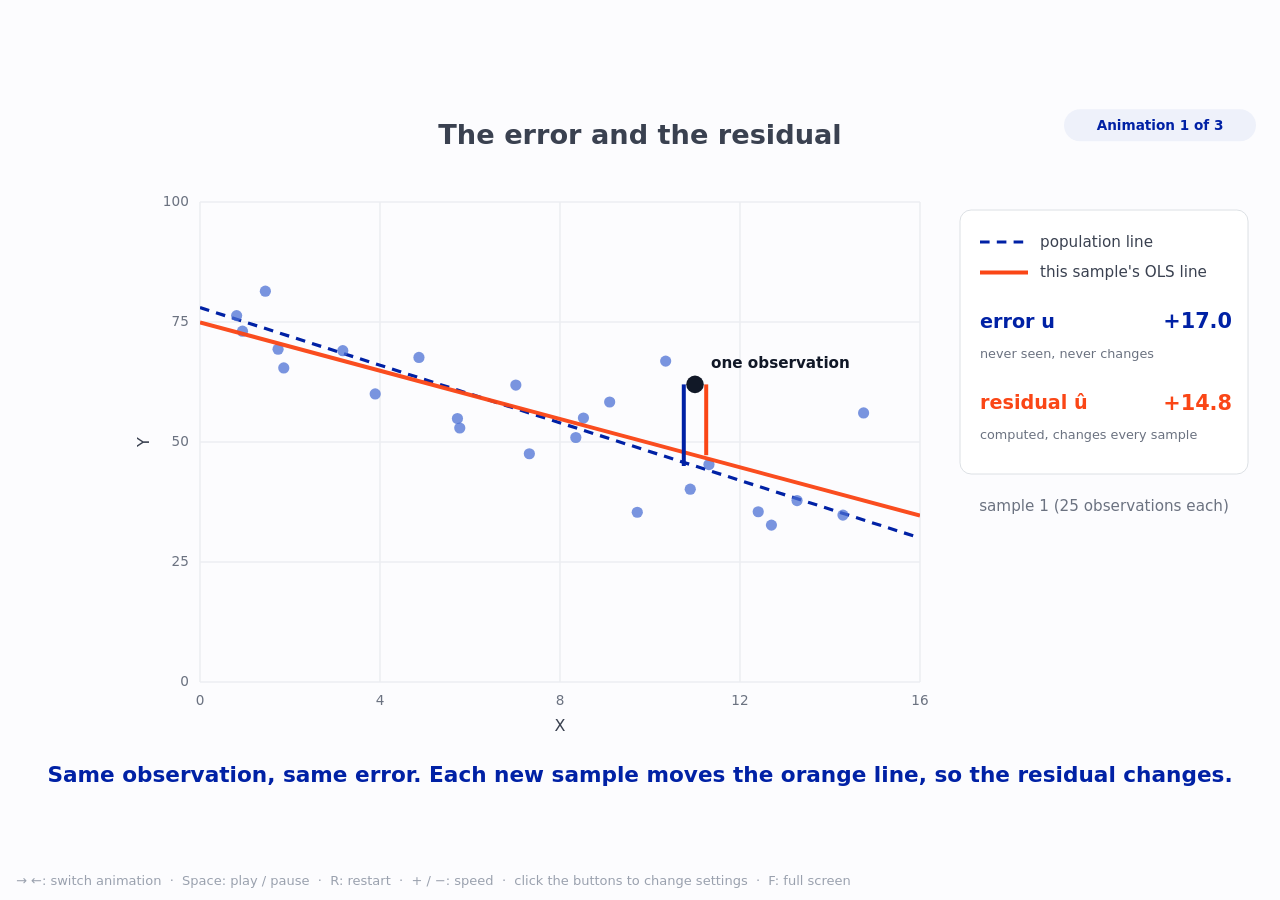
<file: teaching/trust-a-slope.html>
<!doctype html>
<html lang="en">
<head>
<meta charset="utf-8">
<title>The Sampling Distribution of the OLS Slope</title>
<meta name="viewport" content="width=device-width, initial-scale=1">
<style>
  :root{ --blue:#0021A5; --soft:#4A6FD4; --orange:#FA4616; --ink:#6B7280; --bg:#FCFCFE; }
  html,body{margin:0;height:100%;background:var(--bg);font-family:"Segoe UI",system-ui,-apple-system,Helvetica,Arial,sans-serif;overflow:hidden}
  #stage{position:absolute;inset:0;display:flex;align-items:center;justify-content:center}
  svg{width:100vw;height:56.25vw;max-height:100vh;max-width:177.78vh}
  #help{position:fixed;left:16px;bottom:12px;font-size:13px;color:#9AA1AE}
  .btn{cursor:pointer}
  @media (prefers-reduced-motion: reduce){ * { transition:none !important } }
</style>
</head>
<body>
<div id="stage"><svg id="svg" viewBox="0 0 1600 900" xmlns="http://www.w3.org/2000/svg"></svg></div>
<div id="help">&rarr; &larr;: switch animation &nbsp;·&nbsp; Space: play / pause &nbsp;·&nbsp; R: restart &nbsp;·&nbsp; + / &minus;: speed &nbsp;·&nbsp; click the buttons to change settings &nbsp;·&nbsp; F: full screen</div>
<script>
// 2026 college football through Oct. 3, third and fourth downs, 1 to 15 yards to go: [yards to go, converted, number of plays]
const CELLS=[[1,0,730],[1,1,1970],[2,0,782],[2,1,1047],[3,0,914],[3,1,969],[4,0,962],[4,1,807],[5,0,997],[5,1,693],[6,0,1060],[6,1,664],[7,0,1034],[7,1,583],[8,0,974],[8,1,410],[9,0,890],[9,1,352],[10,0,1250],[10,1,460],[11,0,547],[11,1,168],[12,0,429],[12,1,111],[13,0,361],[13,1,92],[14,0,334],[14,1,58],[15,0,318],[15,1,48]];
const BALL={b0:0.67068,b1:-0.04168,n:20014, su:0.468, sx:3.757};
const FLA={b1:-0.03841,n:62};
</script>
<script>
"use strict";
const NS="http://www.w3.org/2000/svg", svg=document.getElementById("svg");
const C={blue:"#0021A5",soft:"#4A6FD4",orange:"#FA4616",ink:"#6B7280",dark:"#3A4150",pale:"#D4D8DE",grid:"#ECEEF2",bg:"#FCFCFE",chip:"#EEF1FA"};
function el(tag,attrs,parent){const e=document.createElementNS(NS,tag);for(const k in attrs)e.setAttribute(k,attrs[k]);(parent||svg).appendChild(e);return e;}
function txt(x,y,s,o={},parent){const t=el("text",{x,y,"font-size":o.s||22,"font-weight":o.w||400,fill:o.f||C.ink,"text-anchor":o.a||"middle","dominant-baseline":"middle"},parent);t.textContent=s;if(o.op!==undefined)t.setAttribute("opacity",o.op);return t;}
function clear(){while(svg.firstChild)svg.removeChild(svg.firstChild);}
function mul(a){return function(){a|=0;a=a+0x6D2B79F5|0;let t=Math.imul(a^a>>>15,1|a);t=t+Math.imul(t^t>>>7,61|t)^t;return((t^t>>>14)>>>0)/4294967296;};}
function gauss(r){let u=0,v=0;while(u===0)u=r();while(v===0)v=r();return Math.sqrt(-2*Math.log(u))*Math.cos(2*Math.PI*v);}
const CALM=matchMedia("(prefers-reduced-motion: reduce)").matches;
function fmt(v,d){ const s=v.toFixed(d); return (v>0?"+":"")+s.replace("-","−"); }
function fmtU(v,d){ return v.toFixed(d).replace("-","−"); }

function ols(xs,ys){ const n=xs.length; let mx=0,my=0; for(let i=0;i<n;i++){mx+=xs[i];my+=ys[i];} mx/=n; my/=n;
  let sxy=0,sxx=0; for(let i=0;i<n;i++){const dx=xs[i]-mx; sxy+=dx*(ys[i]-my); sxx+=dx*dx;}
  const b1=sxy/sxx, b0=my-b1*mx; let ssr=0, rob=0;
  for(let i=0;i<n;i++){const e=ys[i]-b0-b1*xs[i]; ssr+=e*e; const dx=xs[i]-mx; rob+=dx*dx*e*e;}
  const se=Math.sqrt(ssr/(n-2)/sxx), serob=Math.sqrt(rob/(sxx*sxx)*n/(n-2));
  return {b0,b1,se,serob,mx,sxx}; }
function sd(v){ if(v.length<2) return NaN; const m=v.reduce((s,x)=>s+x,0)/v.length; return Math.sqrt(v.reduce((s,x)=>s+(x-m)*(x-m),0)/(v.length-1)); }
function mean(v){ return v.reduce((s,x)=>s+x,0)/v.length; }

function header(q,chip){
  txt(800,58,q,{s:34,w:600,f:C.dark});
  if(chip){const g=el("g",{});el("rect",{x:1330,y:24,width:240,height:40,rx:20,fill:C.chip},g);txt(1450,45,chip,{s:17,f:C.blue,w:600},g);}
}
let captionEl=null;
function caption(s,col){ if(captionEl) captionEl.remove(); captionEl=txt(800,858,s,{s:27,w:600,f:col||C.blue,op:0}); fadeTo(captionEl,1,600); }
let fades=[];
function fadeTo(e,to,ms){fades.push({e,from:+(e.getAttribute("opacity")||0),to,ms,t0:performance.now()});}
function tickFades(now){fades=fades.filter(f=>{const k=Math.min(1,(now-f.t0)/f.ms);f.e.setAttribute("opacity",f.from+(f.to-f.from)*k);return k<1;});}

// pill buttons: returns a setter that highlights index j
function pills(y,x0,labels,label,onPick,w){
  w=w||110; const out=[];
  txt(x0-24,y,label,{s:18,f:C.ink,a:"end"});
  labels.forEach((s,j)=>{ const x=x0+j*(w+12)+w/2, g=el("g",{class:"btn"});
    const r=el("rect",{x:x-w/2,y:y-20,width:w,height:40,rx:20,fill:C.chip},g); const t=txt(x,y+1,s,{s:18,w:600,f:C.blue},g);
    g.addEventListener("click",()=>onPick(j)); out.push({r,t}); });
  return j=>out.forEach((b,i)=>{b.r.setAttribute("fill",i===j?C.blue:C.chip); b.t.setAttribute("fill",i===j?"#FFFFFF":C.blue);});
}
function axes(P,xt,yt,xlab,ylab,fx,fy){
  for(const v of yt){el("line",{x1:P.x0,x2:P.x1,y1:P.sy(v),y2:P.sy(v),stroke:C.grid,"stroke-width":2});txt(P.x0-14,P.sy(v),fy?fy(v):String(v),{s:17,a:"end"});}
  for(const v of xt){el("line",{x1:P.sx(v),x2:P.sx(v),y1:P.y0,y2:P.y1,stroke:C.grid,"stroke-width":2});txt(P.sx(v),P.y1+24,fx?fx(v):String(v),{s:17});}
  txt((P.x0+P.x1)/2,P.y1+56,xlab,{s:20,f:C.dark});
  const yl=txt(P.x0-70,(P.y0+P.y1)/2,ylab,{s:20,f:C.dark}); yl.setAttribute("transform",`rotate(-90 ${P.x0-70} ${(P.y0+P.y1)/2})`);
}
function plotArea(x0,x1,y0,y1,xmin,xmax,ymin,ymax){ return {x0,x1,y0,y1,sx:v=>x0+(v-xmin)/(xmax-xmin)*(x1-x0), sy:v=>y1-(v-ymin)/(ymax-ymin)*(y1-y0), xmin,xmax,ymin,ymax}; }
let clipN=0;
function clipTo(P){ const id="cp"+(clipN++); const cp=el("clipPath",{id}); el("rect",{x:P.x0,y:P.y0,width:P.x1-P.x0,height:P.y1-P.y0},cp); return el("g",{"clip-path":`url(#${id})`}); }
function lineEnds(P,b0,b1){ return {x1:P.sx(P.xmin),y1:P.sy(b0+b1*P.xmin),x2:P.sx(P.xmax),y2:P.sy(b0+b1*P.xmax)}; }

/* ---------- smooth motion helpers: frame-rate independent easing ---------- */
function ez(dt,tau){ return (CALM||tau<=0)?1:1-Math.exp(-dt/tau); }
function toward(cur,tgt,k){ return cur+(tgt-cur)*k; }
function setLine(e,L){ e.setAttribute("x1",L.x1.toFixed(1)); e.setAttribute("y1",L.y1.toFixed(1)); e.setAttribute("x2",L.x2.toFixed(1)); e.setAttribute("y2",L.y2.toFixed(1)); }

/* =====================================================================
   SCENE 1: the error and the residual
   ===================================================================== */
const A={};
function startA(){
  clear(); fades=[]; captionEl=null;
  header("The error and the residual","Animation 1 of 3");
  A.P=plotArea(250,1150,140,740,0,16,0,100); const P=A.P;
  axes(P,[0,4,8,12,16],[0,25,50,75,100],"X","Y");
  A.clip=clipTo(P);
  A.B0=78; A.B1=-3; A.SIG=10; A.HX=11; A.HU=17; // the highlighted observation: X = 11, error u = +17
  el("line",{...lineEnds(P,A.B0,A.B1),stroke:C.blue,"stroke-width":4,"stroke-dasharray":"12 9"},A.clip);
  A.ptsG=el("g",{},A.clip); A.fit=el("line",{stroke:C.orange,"stroke-width":5,opacity:0},A.clip);
  A.hy=A.B0+A.B1*A.HX+A.HU;
  A.uSeg=el("line",{x1:P.sx(A.HX)-14,x2:P.sx(A.HX)-14,y1:P.sy(A.hy),y2:P.sy(A.B0+A.B1*A.HX),stroke:C.blue,"stroke-width":5});
  A.uhSeg=el("line",{x1:P.sx(A.HX)+14,x2:P.sx(A.HX)+14,y1:P.sy(A.hy),y2:P.sy(A.hy),stroke:C.orange,"stroke-width":5});
  el("circle",{cx:P.sx(A.HX),cy:P.sy(A.hy),r:11,fill:"#111827"});
  txt(P.sx(A.HX)+20,P.sy(A.hy)-26,"one observation",{s:19,w:600,f:"#111827",a:"start"});
  const L=el("g",{}); el("rect",{x:1200,y:150,width:360,height:330,rx:14,fill:"#FFFFFF",stroke:C.pale},L);
  el("line",{x1:1225,x2:1285,y1:190,y2:190,stroke:C.blue,"stroke-width":4,"stroke-dasharray":"12 9"},L); txt(1300,190,"population line",{s:19,a:"start",f:C.dark},L);
  el("line",{x1:1225,x2:1285,y1:228,y2:228,stroke:C.orange,"stroke-width":5},L); txt(1300,228,"this sample's OLS line",{s:19,a:"start",f:C.dark},L);
  txt(1225,290,"error  u",{s:24,w:700,a:"start",f:C.blue},L); txt(1540,290,"+17.0",{s:26,w:700,a:"end",f:C.blue},L);
  txt(1225,330,"never seen, never changes",{s:16,a:"start",f:C.ink},L);
  txt(1225,392,"residual  û",{s:24,w:700,a:"start",f:C.orange},L); A.uhTxt=txt(1540,392,"",{s:26,w:700,a:"end",f:C.orange},L);
  txt(1225,432,"computed, changes every sample",{s:16,a:"start",f:C.ink},L);
  A.cnt=txt(1380,520,"",{s:19,f:C.ink});
  // a pool of 24 points that glide from one sample to the next
  A.pts=[]; for(let i=0;i<24;i++){ const c=el("circle",{r:7,fill:C.soft,opacity:0},A.ptsG); A.pts.push({c,x:P.sx(8),y:P.sy(50),tx:P.sx(8),ty:P.sy(50),op:0}); }
  A.rnd=mul(1010); A.k=0; A.playing=true; A.last=-1e9; A.cur=null; A.tgt=null; A.lineOp=0;
  caption("Same observation, same error. Each new sample moves the orange line, so the residual changes.",C.blue);
}
function drawSampleA(){
  const P=A.P, xs=[A.HX], ys=[A.hy];
  for(let i=0;i<24;i++){ const x=0.6+A.rnd()*14.8, y=A.B0+A.B1*x+gauss(A.rnd)*A.SIG; xs.push(x); ys.push(y); A.pts[i].tx=P.sx(x); A.pts[i].ty=P.sy(y); }
  const f=ols(xs,ys); A.tgt={b0:f.b0,b1:f.b1}; if(!A.cur) A.cur={b0:f.b0,b1:f.b1};
  A.k++; A.cnt.textContent="sample "+A.k+" (25 observations each)";
}
function stepA(now,dt){
  if(A.playing && now-A.last>2800){ A.last=now; drawSampleA(); }
  const kp=ez(dt,260), kl=ez(dt,340);
  for(const p of A.pts){ p.x=toward(p.x,p.tx,kp); p.y=toward(p.y,p.ty,kp); p.op=toward(p.op,A.k?0.75:0,kp);
    p.c.setAttribute("cx",p.x.toFixed(1)); p.c.setAttribute("cy",p.y.toFixed(1)); p.c.setAttribute("opacity",p.op.toFixed(3)); }
  if(A.cur && A.tgt){
    A.cur.b0=toward(A.cur.b0,A.tgt.b0,kl); A.cur.b1=toward(A.cur.b1,A.tgt.b1,kl);
    A.lineOp=toward(A.lineOp,1,kl); A.fit.setAttribute("opacity",A.lineOp.toFixed(3));
    setLine(A.fit,lineEnds(A.P,A.cur.b0,A.cur.b1));
    const fitY=A.cur.b0+A.cur.b1*A.HX;
    A.uhSeg.setAttribute("y2",A.P.sy(fitY).toFixed(1)); A.uhTxt.textContent=fmt(A.hy-fitY,1);
  }
}

/* =====================================================================
   SCENE 2: many samples of real plays, one bell
   ===================================================================== */
const B={};
const BN=[25,50,200,800];
const CUM=(()=>{let s=0; return CELLS.map(c=>(s+=c[2]));})(), TOT=CUM[CUM.length-1];
function drawCell(r){ const u=r()*TOT; let lo=0,hi=CUM.length-1; while(lo<hi){const m=(lo+hi)>>1; if(CUM[m]>u) hi=m; else lo=m+1;} return CELLS[lo]; }
function startB(){
  clear(); fades=[]; captionEl=null;
  header("The sampling distribution of the slope","Animation 2 of 3");
  B.P=plotArea(170,760,150,690,0.5,15.5,0,1); const P=B.P;
  axes(P,[1,3,5,7,9,11,13,15],[0,0.25,0.5,0.75,1],"yards to go","share of the sample that converted",null,v=>Math.round(v*100)+"%");
  B.clip=clipTo(P);
  el("line",{...lineEnds(P,BALL.b0,BALL.b1),stroke:C.blue,"stroke-width":4,"stroke-dasharray":"12 9"},B.clip);
  txt(P.sx(1.2),P.y0+22,"dashed line: all 20,014 plays",{s:17,f:C.blue,a:"start",w:600});
  B.ghostG=el("g",{},B.clip); B.dotG=el("g",{},B.clip); B.fit=el("line",{stroke:C.orange,"stroke-width":5,opacity:0},B.clip);
  // one dot per distance; each glides to its new share and size
  B.dots=[]; for(let d=1;d<=15;d++){ const c=el("circle",{cx:P.sx(d),cy:P.sy(0.5),r:0,fill:C.orange,opacity:0.38},B.dotG); B.dots.push({c,y:P.sy(0.5),ty:P.sy(0.5),r:0,tr:0}); }
  // histogram of slopes, in percentage points
  B.H=plotArea(930,1540,330,690,-14,6,0,1);
  B.bw=0.25; B.nb=Math.round((B.H.xmax-B.H.xmin)/B.bw);
  for(const v of [-12,-8,-4,0,4]){el("line",{x1:B.H.sx(v),x2:B.H.sx(v),y1:B.H.y0,y2:B.H.y1,stroke:C.grid,"stroke-width":2});txt(B.H.sx(v),B.H.y1+24,fmtU(v,0),{s:17});}
  el("line",{x1:B.H.x0,x2:B.H.x1,y1:B.H.y1,y2:B.H.y1,stroke:C.pale,"stroke-width":2});
  txt((B.H.x0+B.H.x1)/2,B.H.y1+56,"slope of each sample's line (points per yard)",{s:20,f:C.dark});
  B.bars=[]; B.hcur=new Float64Array(B.nb);
  for(let j=0;j<B.nb;j++){ B.bars.push(el("rect",{x:B.H.sx(B.H.xmin+j*B.bw)+1,width:B.H.sx(B.H.xmin+B.bw)-B.H.sx(B.H.xmin)-2,y:B.H.y1,height:0,fill:C.soft})); }
  el("line",{x1:B.H.sx(BALL.b1*100),x2:B.H.sx(BALL.b1*100),y1:B.H.y0+20,y2:B.H.y1,stroke:C.blue,"stroke-width":3,"stroke-dasharray":"10 8"});
  txt(B.H.sx(BALL.b1*100),B.H.y0+6,"all plays: −4.2",{s:17,f:C.blue,w:600});
  B.fla=el("g",{opacity:0}); el("line",{x1:B.H.sx(FLA.b1*100),x2:B.H.sx(FLA.b1*100),y1:B.H.y1+2,y2:B.H.y0+46,stroke:C.orange,"stroke-width":3},B.fla);
  txt(B.H.sx(FLA.b1*100)+10,B.H.y0+46,"Florida's 62 plays: −3.8",{s:17,f:C.orange,w:700,a:"start"},B.fla);
  B.dropG=el("g",{}); B.drops=[];
  const R=el("g",{}); el("rect",{x:930,y:120,width:610,height:150,rx:12,fill:"#FFFFFF",stroke:C.pale},R);
  B.r1=txt(955,152,"",{s:19,a:"start",f:C.ink},R); B.r2=txt(955,186,"",{s:19,a:"start",f:C.dark,w:600},R);
  B.r3=txt(955,220,"",{s:21,a:"start",f:C.orange,w:700},R); B.r4=txt(955,252,"",{s:17,a:"start",f:C.ink},R);
  B.setBtn=pills(790,560,BN.map(n=>n+" plays"),"plays per sample",j=>setNB(j),130);
  B.rnd=mul(4421); B.playing=true; B.last=0; B.speed=700; B.scale=40; B.fitOp=0; B.cur=null; B.tgt=null;
  setNB(0);
}
function setNB(j){
  B.k=Math.max(0,Math.min(BN.length-1,j)); B.n=BN[B.k]; B.setBtn(B.k);
  B.slopes=[]; B.cnt=new Int32Array(B.nb);
  for(const g of B.ghosts||[]) g.e.remove(); B.ghosts=[];
  for(const d of B.drops||[]) d.c.remove(); B.drops=[];
  fadeTo(B.fla,B.n===50?1:0,500);
  const msg={25:"Tiny samples: the slopes are all over the place.",50:"About one team's season of plays. Florida's slope sits well inside the bell.",
             200:"Four times the plays of 50: the bell is half as wide.",800:"Sixteen times the plays of 50: a quarter of the width."}[B.n];
  caption(msg,B.n>=200?C.orange:C.blue);
}
function drawSampleB(withDrop){
  const P=B.P, cnt=new Array(16).fill(0), conv=new Array(16).fill(0), xs=new Array(B.n), ys=new Array(B.n);
  for(let i=0;i<B.n;i++){ const c=drawCell(B.rnd); xs[i]=c[0]; ys[i]=c[1]; cnt[c[0]]++; conv[c[0]]+=c[1]; }
  let ok=false; for(let i=1;i<B.n;i++) if(xs[i]!==xs[0]){ok=true;break;} if(!ok) return;
  const f=ols(xs,ys);
  const rmax=B.n<=50?16:B.n<=200?12:10;
  for(let d=1;d<=15;d++){ const o=B.dots[d-1];
    if(cnt[d]){ o.ty=P.sy(conv[d]/cnt[d]); o.tr=Math.min(26,Math.max(4,rmax*Math.sqrt(cnt[d]/(B.n/6)))); } else o.tr=0; }
  // the previous line stays behind as a fading ghost
  if(B.tgt){ const g=el("line",{...lineEnds(P,B.tgt.b0,B.tgt.b1),stroke:C.orange,"stroke-width":2,opacity:0.28},B.ghostG); B.ghosts.push({e:g,op:0.28}); if(B.ghosts.length>40) B.ghosts.shift().e.remove(); }
  B.tgt={b0:f.b0,b1:f.b1}; if(!B.cur) B.cur={b0:f.b0,b1:f.b1};
  const s=f.b1*100; B.slopes.push(s);
  const j=Math.floor((s-B.H.xmin)/B.bw);
  if(j>=0&&j<B.nb){
    if(withDrop && B.drops.length<14 && !CALM){ const x=B.H.sx(B.H.xmin+(j+0.5)*B.bw); const c=el("circle",{cx:x,cy:B.H.y0-10,r:7,fill:C.orange},B.dropG); B.drops.push({c,j,y:B.H.y0-10,v:0}); }
    else B.cnt[j]++;
  }
}
function stepB(now,dt){
  if(B.playing && now-B.last>B.speed){ B.last=now; const reps=B.speed<40?6:B.speed<120?2:1; for(let r=0;r<reps;r++) drawSampleB(B.speed>=120); }
  const P=B.P, tau=Math.min(260,B.speed*0.45), k=ez(dt,tau);
  for(let d=1;d<=15;d++){ const o=B.dots[d-1]; o.y=toward(o.y,o.ty,k); o.r=toward(o.r,o.tr,k);
    o.c.setAttribute("cy",o.y.toFixed(1)); o.c.setAttribute("r",Math.max(0,o.r).toFixed(1)); }
  if(B.cur&&B.tgt){ B.cur.b0=toward(B.cur.b0,B.tgt.b0,k); B.cur.b1=toward(B.cur.b1,B.tgt.b1,k); setLine(B.fit,lineEnds(P,B.cur.b0,B.cur.b1));
    B.fitOp=toward(B.fitOp,1,k); B.fit.setAttribute("opacity",B.fitOp.toFixed(3)); }
  const decay=Math.exp(-dt/Math.max(600,B.speed*4));
  B.ghosts=B.ghosts.filter(g=>{ g.op*=decay; if(g.op<0.02){g.e.remove(); return false;} g.e.setAttribute("opacity",g.op.toFixed(3)); return true; });
  // falling slopes land in their bin
  B.drops=B.drops.filter(o=>{ o.v+=dt*0.0028; o.y+=o.v*dt; const land=B.H.y1-B.hcur[o.j]*B.scale-6;
    if(o.y>=land){ B.cnt[o.j]++; o.c.remove(); return false; } o.c.setAttribute("cy",o.y.toFixed(1)); return true; });
  let mx=1; for(let j=0;j<B.nb;j++) mx=Math.max(mx,B.cnt[j]);
  B.scale=toward(B.scale,(B.H.y1-B.H.y0-60)/Math.max(mx,8),ez(dt,400));
  const kb=ez(dt,160);
  for(let j=0;j<B.nb;j++){ B.hcur[j]=toward(B.hcur[j],B.cnt[j],kb); const h=B.hcur[j]*B.scale; B.bars[j].setAttribute("y",(B.H.y1-h).toFixed(1)); B.bars[j].setAttribute("height",Math.max(0,h).toFixed(1)); }
  const n=B.slopes.length;
  B.r1.textContent="samples drawn: "+n.toLocaleString();
  B.r2.textContent="average slope: "+(n?fmtU(mean(B.slopes),2):"–");
  B.r3.textContent="spread of the slopes (SD): "+(n>2?sd(B.slopes).toFixed(2):"–");
  B.r4.textContent="formula: 0.468 / (√"+B.n+" × 3.76) × 100 = "+(100*BALL.su/(Math.sqrt(B.n)*BALL.sx)).toFixed(2);
}

/* =====================================================================
   SCENE 3: the three parts of SE(b1)
   ===================================================================== */
const D={};
const DN=[10,25,50,100,400], DS=[3,6,12,20,30], DX=[0.6,1.2,2.4,3.6,4.8];
function startD(){
  clear(); fades=[]; captionEl=null;
  header("Sample size, noise and the spread of X","Animation 3 of 3");
  D.P=plotArea(170,1040,140,640,0,20,0,140); const P=D.P;
  axes(P,[0,5,10,15,20],[0,35,70,105,140],"X","Y");
  D.clip=clipTo(P); D.B0=40; D.B1=3;
  D.fanG=el("g",{},D.clip); D.ptsG=el("g",{},D.clip);
  el("line",{...lineEnds(P,D.B0,D.B1),stroke:C.blue,"stroke-width":4,"stroke-dasharray":"12 9"},D.clip);
  const F=el("g",{}); el("rect",{x:1110,y:150,width:450,height:330,rx:14,fill:"#FFFFFF",stroke:C.pale},F);
  txt(1335,190,"SE(b₁) ≈ noise ÷ (√n × spread in X)",{s:21,w:600,f:C.dark},F);
  D.fN=txt(1140,250,"",{s:20,a:"start",f:C.dark},F); D.fS=txt(1140,290,"",{s:20,a:"start",f:C.dark},F); D.fX=txt(1140,330,"",{s:20,a:"start",f:C.dark},F);
  D.fSE=txt(1140,392,"",{s:26,a:"start",f:C.orange,w:700},F); D.fObs=txt(1140,440,"",{s:17,a:"start",f:C.ink},F);
  txt(1335,520,"blue dashed: the population line",{s:17,f:C.blue});
  txt(1335,548,"orange: lines from 25 different samples",{s:17,f:C.orange});
  D.i=[1,2,2];
  D.setN=pills(720,330,DN.map(v=>"n = "+v),"more data",j=>{D.i[0]=j;resetD("n");},120);
  D.setS=pills(772,330,["tiny","small","medium","large","huge"],"noise around the line",j=>{D.i[1]=j;resetD("s");},120);
  D.setX=pills(824,330,["very narrow","narrow","medium","wide","very wide"],"spread in X",j=>{D.i[2]=j;resetD("x");},120);
  // 25 persistent lines and a pool of points, all gliding
  D.lines=[]; for(let k=0;k<25;k++){ const e=el("line",{stroke:C.orange,"stroke-width":2.5,opacity:0.35},D.fanG); D.lines.push({e,b0:D.B0,b1:D.B1,t0:D.B0,t1:D.B1}); }
  D.pts=[]; for(let k=0;k<400;k++){ const c=el("circle",{r:5,fill:C.soft,opacity:0},D.ptsG); D.pts.push({c,x:P.sx(10),y:P.sy(70),tx:P.sx(10),ty:P.sy(70),op:0,top:0}); }
  D.rnd=mul(77); D.playing=true; D.last=0; D.rr=0; D.seDisp=null;
  resetD("start");
}
function sampleD(){ const n=DN[D.i[0]], s=DS[D.i[1]], sx=DX[D.i[2]], xs=[], ys=[];
  for(let k=0;k<n;k++){ const x=10+(D.rnd()-0.5)*sx*Math.sqrt(12); xs.push(x); ys.push(D.B0+D.B1*x+gauss(D.rnd)*s); }
  return {xs,ys,f:ols(xs,ys)}; }
function showPtsD(S){ const P=D.P;
  for(let k=0;k<D.pts.length;k++){ const p=D.pts[k];
    if(k<S.xs.length){ p.tx=P.sx(S.xs[k]); p.ty=P.sy(S.ys[k]); p.top=0.6; } else p.top=0; } }
function resetD(which){
  D.setN(D.i[0]); D.setS(D.i[1]); D.setX(D.i[2]);
  let S=null; for(const L of D.lines){ S=sampleD(); L.t0=S.f.b0; L.t1=S.f.b1; }
  showPtsD(S);
  const n=DN[D.i[0]], s=DS[D.i[1]], sx=DX[D.i[2]];
  D.fN.textContent="observations, n: "+n; D.fS.textContent="noise around the line: "+s; D.fX.textContent="spread in X: "+sx.toFixed(1);
  D.seT=s/(Math.sqrt(n)*sx); if(D.seDisp===null) D.seDisp=D.seT;
  const msgs={n:"More observations: the lines close in on the population line.",s:"Less noise around the line: every sample tells a similar story.",x:"Wider spread in X: small wobbles barely tip the line.",start:"Click the buttons. Each part changes how much the lines disagree."};
  caption(msgs[which]||msgs.start,C.blue); D.last=performance.now();
}
function stepD(now,dt){
  if(D.playing && now-D.last>700){ D.last=now; const S=sampleD(), L=D.lines[D.rr]; L.t0=S.f.b0; L.t1=S.f.b1; D.rr=(D.rr+1)%D.lines.length; showPtsD(S); }
  const kl=ez(dt,420), kp=ez(dt,320);
  for(const L of D.lines){ L.b0=toward(L.b0,L.t0,kl); L.b1=toward(L.b1,L.t1,kl); setLine(L.e,lineEnds(D.P,L.b0,L.b1)); }
  for(const p of D.pts){ p.x=toward(p.x,p.tx,kp); p.y=toward(p.y,p.ty,kp); p.op=toward(p.op,p.top,kp);
    if(p.op<0.005 && p.top===0){ if(p.c.getAttribute("opacity")!=="0") p.c.setAttribute("opacity","0"); continue; }
    p.c.setAttribute("cx",p.x.toFixed(1)); p.c.setAttribute("cy",p.y.toFixed(1)); p.c.setAttribute("opacity",p.op.toFixed(3)); }
  D.seDisp=toward(D.seDisp,D.seT,ez(dt,300)); D.fSE.textContent="SE(b₁) ≈ "+D.seDisp.toFixed(2);
  D.fObs.textContent="actual spread of the 25 slopes: "+sd(D.lines.map(L=>L.t1)).toFixed(2);
}

/* =====================================================================
   driver
   ===================================================================== */
const SC=[{start:startA,step:stepA,obj:A},{start:startB,step:stepB,obj:B},{start:startD,step:stepD,obj:D}];
let cur=0;
function go(i){cur=(i+SC.length)%SC.length; history.replaceState(null,"","#"+(cur+1)); SC[cur].start();}
addEventListener("keydown",e=>{
  if(e.key==="ArrowRight"||e.key==="PageDown") go(cur+1);
  else if(e.key==="ArrowLeft"||e.key==="PageUp") go(cur-1);
  else if(e.key===" "){ e.preventDefault(); SC[cur].obj.playing=!SC[cur].obj.playing; }
  else if(e.key==="r"||e.key==="R") go(cur);
  else if(e.key==="+"||e.key==="="){ if(cur===1) B.speed=Math.max(15,Math.round(B.speed/2)); }
  else if(e.key==="-"||e.key==="_"){ if(cur===1) B.speed=Math.min(1800,Math.round(B.speed*2)); }
  else if(e.key==="f"||e.key==="F") { document.fullscreenElement?document.exitFullscreen():document.documentElement.requestFullscreen(); }
});
go(Math.max(0,Math.min(SC.length-1,(parseInt(location.hash.slice(1))||1)-1)));
let lastT=performance.now();
(function frame(now){ const dt=Math.min(100,Math.max(0,now-lastT)); lastT=now; SC[cur].step(now,dt); tickFades(now); requestAnimationFrame(frame); })(performance.now());
</script>
</body>
</html>
</file>
